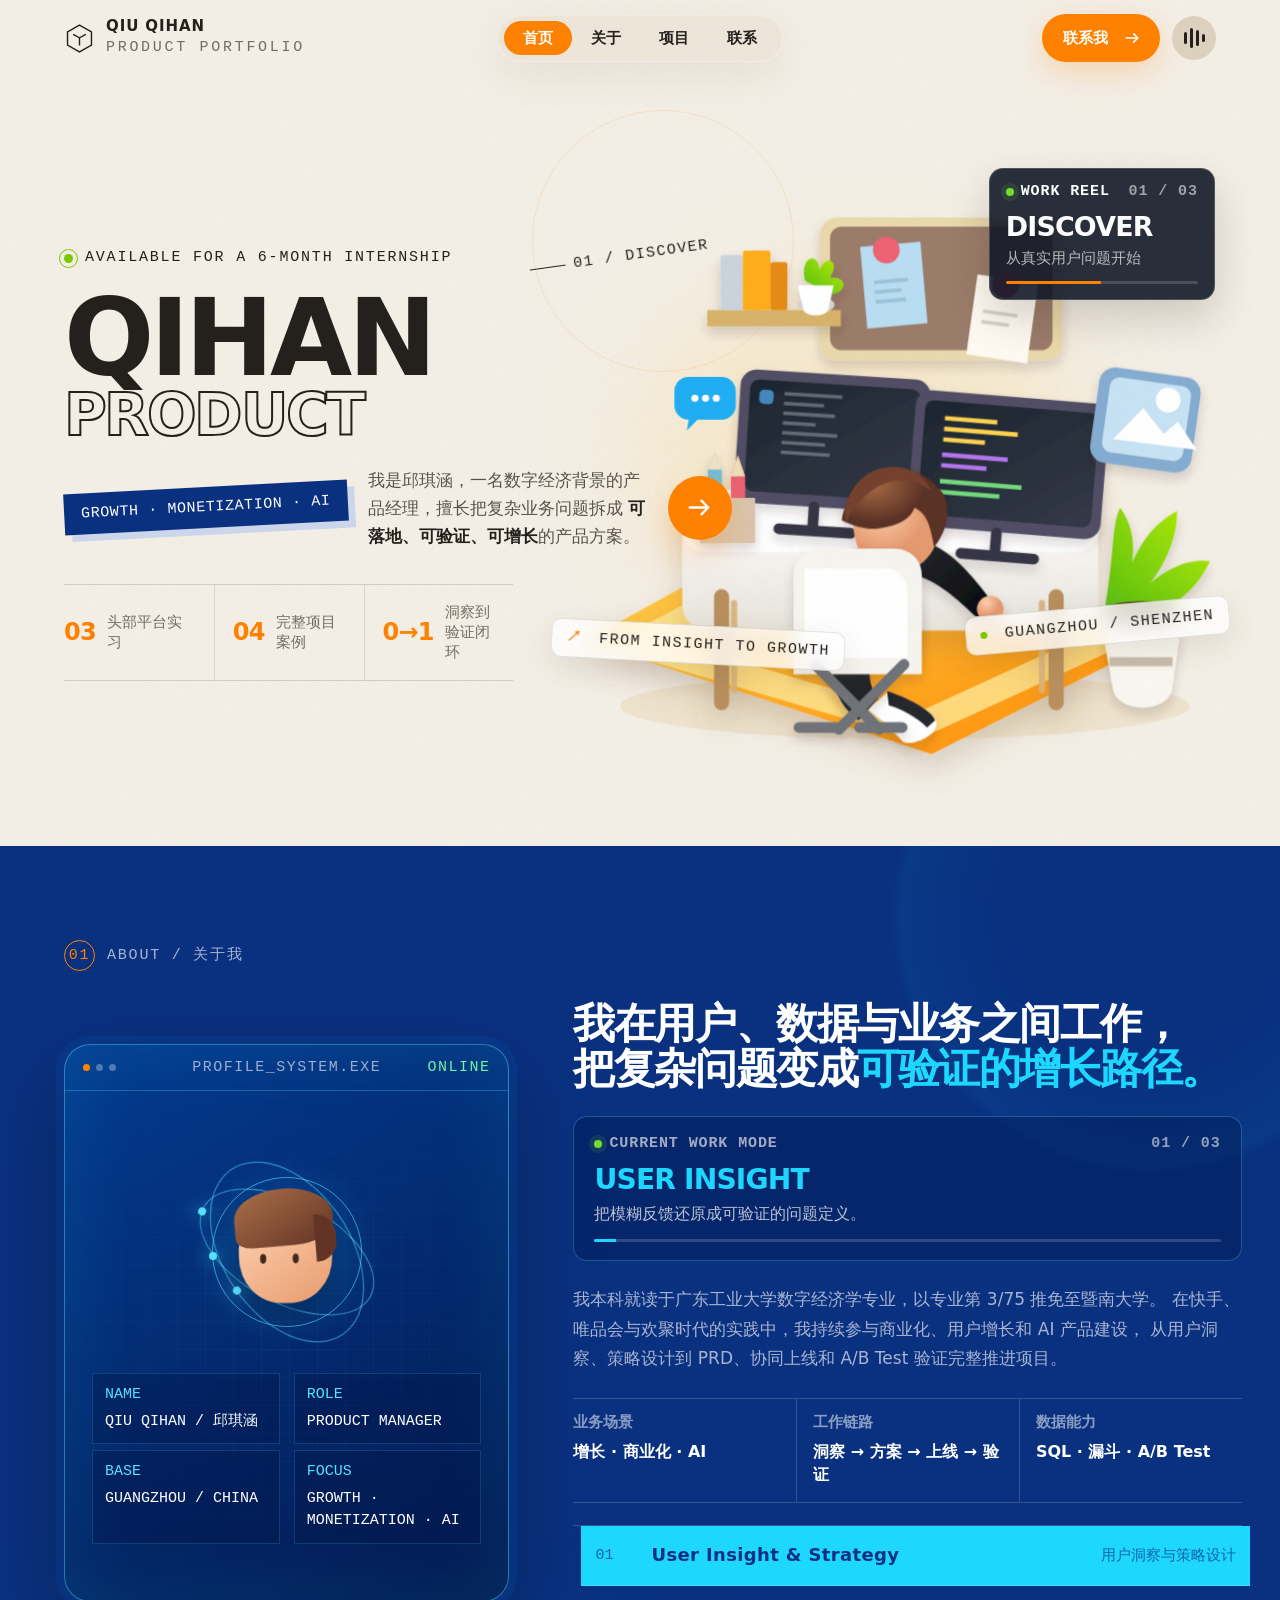
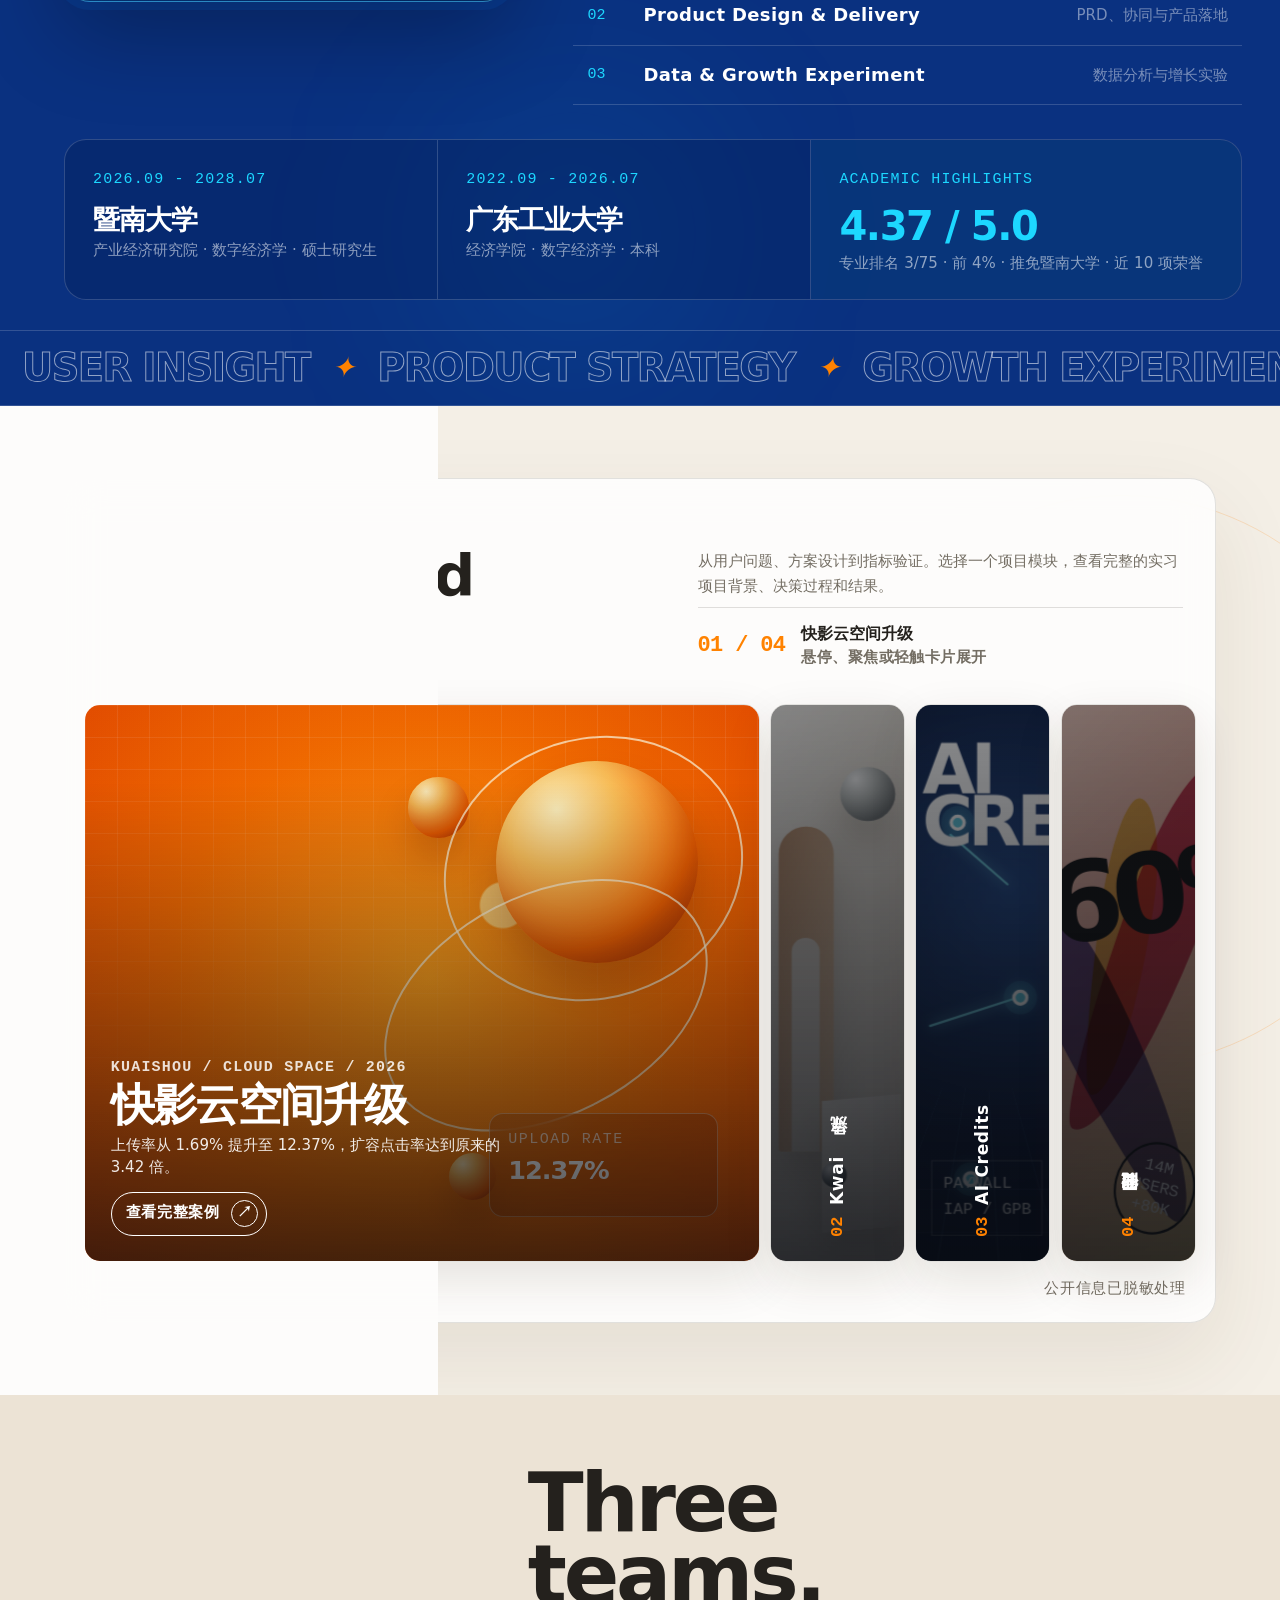
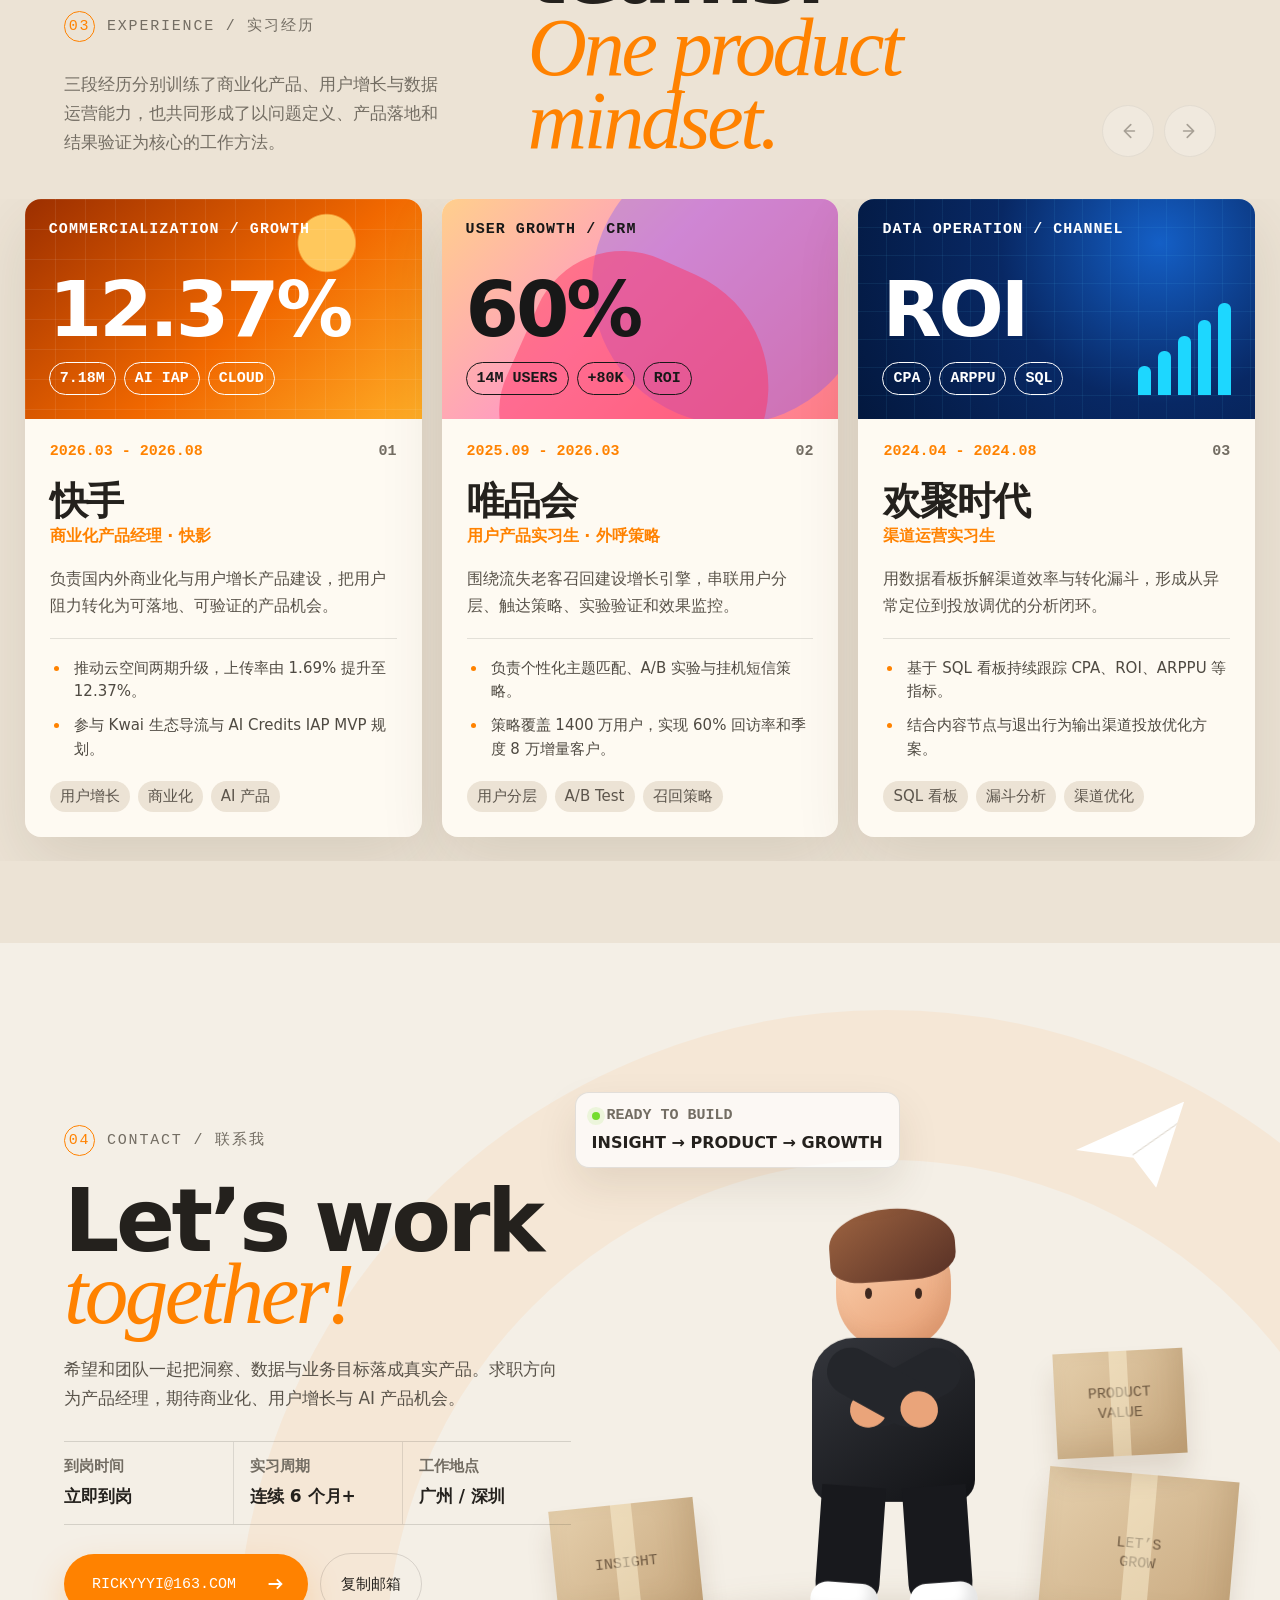
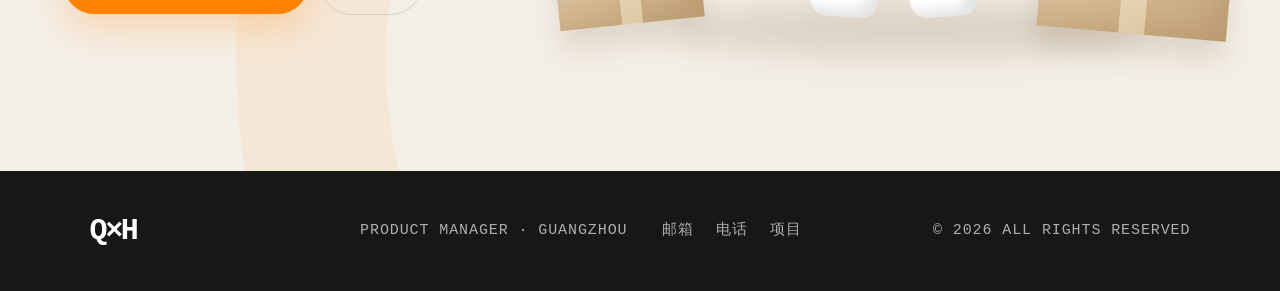
<file: index.html>
<!doctype html>
<html lang="zh-CN">
  <head>
    <meta charset="UTF-8" />
    <meta name="viewport" content="width=device-width, initial-scale=1.0, viewport-fit=cover" />
    <meta
      name="description"
      content="邱琪涵的产品经理作品集：商业化、用户增长、AI 产品与数据实验。"
    />
    <meta name="theme-color" content="#f4efe6" />
    <title>邱琪涵 - 产品经理作品集</title>
    <link rel="icon" href="data:image/svg+xml,%3Csvg xmlns='http://www.w3.org/2000/svg' viewBox='0 0 64 64'%3E%3Crect width='64' height='64' rx='16' fill='%230a3180'/%3E%3Cpath d='M16 17v30h8V35h16v12h8V17h-8v11H24V17z' fill='white'/%3E%3C/svg%3E" />
    <style>
:root {
  --paper: #f4efe6;
  --paper-2: #ece3d5;
  --ink: #24211d;
  --muted: #736d63;
  --orange: #ff8200;
  --orange-dark: #e66b00;
  --blue: #0a3180;
  --cyan: #1dd7ff;
  --line: rgba(36, 33, 29, 0.14);
  --radius: 32px;
  --header-height: 108px;
  --ease: cubic-bezier(0.22, 1, 0.36, 1);
  --space-2xs: 4px;
  --space-xs: 8px;
  --space-sm: 12px;
  --space-md: 16px;
  --space-lg: 24px;
  --space-xl: 32px;
  --space-2xl: 48px;
  --space-3xl: 64px;
  --space-4xl: 96px;
  --mono: 'SFMono-Regular', 'Roboto Mono', Menlo, Consolas, monospace;
  --sans: 'Avenir Next', 'Helvetica Neue', 'PingFang SC', 'Microsoft YaHei', system-ui, sans-serif;
}

* {
  box-sizing: border-box;
}

html {
  scroll-behavior: smooth;
  background: var(--paper);
}

body {
  margin: 0;
  color: var(--ink);
  background: var(--paper);
  font-family: var(--sans);
  font-size: 16px;
  line-height: 1.6;
  overflow-x: hidden;
}

body::before {
  position: fixed;
  inset: 0;
  z-index: 9990;
  pointer-events: none;
  opacity: 0.22;
  content: '';
  background-image: url("data:image/svg+xml,%3Csvg viewBox='0 0 180 180' xmlns='http://www.w3.org/2000/svg'%3E%3Cfilter id='n'%3E%3CfeTurbulence type='fractalNoise' baseFrequency='.95' numOctaves='3' stitchTiles='stitch'/%3E%3C/filter%3E%3Crect width='100%25' height='100%25' filter='url(%23n)' opacity='.16'/%3E%3C/svg%3E");
  mix-blend-mode: multiply;
}

::selection {
  color: #fff;
  background: var(--orange);
}

a {
  color: inherit;
  text-decoration: none;
}

button,
a {
  -webkit-tap-highlight-color: transparent;
}

button {
  color: inherit;
  font: inherit;
}

svg {
  display: block;
}

.intro-screen {
  position: fixed;
  inset: 0;
  z-index: 10000;
  display: grid;
  place-content: center;
  gap: 28px;
  color: #fff;
  background: var(--blue);
  transition: visibility 0s 1s, transform 1s var(--ease);
}

.intro-screen.loaded {
  visibility: hidden;
  transform: translateY(-105%);
}

.intro-mark {
  font-size: clamp(64px, 10vw, 142px);
  font-weight: 800;
  letter-spacing: -0.09em;
  line-height: 0.8;
  text-align: center;
}

.intro-mark span {
  color: var(--orange);
  font-weight: 400;
}

.intro-line {
  width: min(280px, 64vw);
  height: 3px;
  background: rgba(255, 255, 255, 0.2);
  overflow: hidden;
}

.intro-line i {
  display: block;
  width: 100%;
  height: 100%;
  background: var(--cyan);
  transform-origin: left;
  animation: intro-progress 1.2s var(--ease) both;
}

.intro-screen p {
  margin: 0;
  font: 500 11px/1 var(--mono);
  letter-spacing: 0.16em;
  text-align: center;
}

@keyframes intro-progress {
  from { transform: scaleX(0); }
  to { transform: scaleX(1); }
}

.cursor-dot,
.cursor-ring {
  position: fixed;
  top: 0;
  left: 0;
  z-index: 9999;
  border-radius: 50%;
  pointer-events: none;
  opacity: 0;
}

.cursor-dot {
  width: 7px;
  height: 7px;
  background: var(--orange);
}

.cursor-ring {
  width: 38px;
  height: 38px;
  border: 1px solid rgba(255, 130, 0, 0.7);
  transition: width 0.25s var(--ease), height 0.25s var(--ease), background 0.25s, border-color 0.25s;
}

body.cursor-ready .cursor-dot,
body.cursor-ready .cursor-ring {
  opacity: 1;
}

body.cursor-hover .cursor-ring {
  width: 62px;
  height: 62px;
  border-color: rgba(255, 130, 0, 0.2);
  background: rgba(255, 130, 0, 0.12);
  backdrop-filter: blur(2px);
}

.cursor-trail-layer {
  position: fixed;
  z-index: 850;
  inset: 0;
  overflow: hidden;
  pointer-events: none;
  contain: strict;
}

.trail-flair {
  position: absolute;
  top: 0;
  left: 0;
  display: inline-flex;
  align-items: center;
  justify-content: center;
  visibility: hidden;
  font-family: var(--mono);
  user-select: none;
  will-change: transform, opacity;
}

.trail-pill {
  min-height: 38px;
  padding: 10px 14px;
  border: 1px solid rgba(36, 33, 29, 0.16);
  font-size: 9px;
  font-weight: 600;
  letter-spacing: 0.08em;
  white-space: nowrap;
  box-shadow: 6px 6px 0 rgba(36, 33, 29, 0.13);
}

.trail-blue { color: #fff; background: var(--blue); }
.trail-orange { color: #fff; background: var(--orange); }

.trail-metric {
  min-width: 82px;
  min-height: 65px;
  flex-direction: column;
  align-items: flex-start;
  padding: 10px 12px;
  border: 1px solid rgba(36, 33, 29, 0.18);
  border-radius: 13px;
  box-shadow: 0 13px 28px rgba(67, 44, 20, 0.2);
}

.trail-metric strong {
  font-family: var(--sans);
  font-size: 20px;
  font-weight: 800;
  line-height: 1;
  letter-spacing: -0.07em;
}

.trail-metric small {
  margin-top: 7px;
  font-size: 7px;
  letter-spacing: 0.08em;
  opacity: 0.68;
}

.trail-dark { color: #fff; background: var(--ink); }
.trail-ivory { color: var(--ink); background: #fffaf0; }
.trail-pink { color: #181818; background: #ffa3be; }

.trail-node {
  width: 48px;
  height: 48px;
  border: 2px solid var(--blue);
  border-radius: 50%;
  color: var(--blue);
  background: #fffaf0;
  box-shadow: 0 11px 25px rgba(40, 57, 92, 0.18);
  font-size: 10px;
  font-weight: 700;
}

.trail-node-fill {
  border-color: var(--orange);
  color: #fff;
  background: var(--orange);
}

.trail-ai {
  width: 62px;
  height: 62px;
  flex-direction: column;
  align-items: flex-start;
  border-radius: 17px 17px 17px 4px;
  color: #fff;
  background: linear-gradient(145deg, #0a3180, #1760c4);
  box-shadow: 0 15px 32px rgba(10, 49, 128, 0.3);
}

.trail-ai strong { margin-left: 13px; font-family: var(--sans); font-size: 21px; line-height: 1; }
.trail-ai small { margin: 6px 0 0 13px; font-size: 7px; letter-spacing: 0.08em; opacity: 0.72; }

.trail-stamp {
  width: 61px;
  height: 61px;
  flex-direction: column;
  border: 2px solid var(--ink);
  border-radius: 50%;
  color: var(--ink);
  background: #fffaf0;
  box-shadow: 0 12px 26px rgba(67, 44, 20, 0.17);
  font-size: 8px;
  font-weight: 700;
  line-height: 1.25;
  text-align: center;
}

.trail-route { width: 96px; height: 47px; }
.trail-route svg { width: 100%; height: 100%; overflow: visible; }
.trail-route path { fill: none; stroke: var(--orange); stroke-width: 2.5; }
.trail-route circle { fill: var(--orange); }

.trail-orb {
  width: 48px;
  height: 48px;
  border: 1px solid rgba(255, 255, 255, 0.7);
  border-radius: 50%;
  background: radial-gradient(circle at 30% 25%, #fff 0 5%, var(--cyan) 22%, #1598d7 70%);
  box-shadow: inset -8px -9px 13px rgba(10, 49, 128, 0.2), 0 13px 27px rgba(16, 125, 180, 0.25);
}

.trail-cube {
  width: 51px;
  height: 47px;
  background: linear-gradient(145deg, #ffb027, var(--orange) 58%, #d45a00);
  box-shadow: inset -8px -9px 14px rgba(139, 56, 0, 0.2), 0 13px 28px rgba(191, 79, 0, 0.27);
  clip-path: polygon(50% 0, 100% 23%, 91% 84%, 40% 100%, 0 67%, 8% 15%);
}

.trail-arch {
  width: 54px;
  height: 45px;
  border: 11px solid var(--blue);
  border-bottom: 0;
  border-radius: 40px 40px 0 0;
  background: transparent;
  filter: drop-shadow(0 12px 13px rgba(10, 49, 128, 0.22));
}

.trail-spark {
  width: 51px;
  height: 51px;
  border-radius: 12px 50% 12px 50%;
  color: #181818;
  background: #ffa3be;
  box-shadow: 0 13px 28px rgba(173, 76, 105, 0.24);
  font-family: var(--sans);
  font-size: 24px;
}

.shape-overlays {
  --wave-one-start: #ffb027;
  --wave-one-end: #ff8200;
  --wave-two-start: #ffb4cb;
  --wave-two-end: #f36d9b;
  --wave-three-start: #1760c4;
  --wave-three-end: #0a3180;
  position: fixed;
  z-index: 11000;
  inset: 0;
  visibility: hidden;
  pointer-events: none;
}

.shape-overlays.is-active {
  visibility: visible;
  pointer-events: auto;
}

.shape-overlays > svg {
  width: 100%;
  height: 100%;
  display: block;
}

.shape-overlays__path { vector-effect: non-scaling-stroke; }

.page-transition-copy {
  position: absolute;
  inset: 0;
  display: grid;
  grid-template-columns: 1fr auto;
  grid-template-rows: auto 1fr auto;
  gap: 28px;
  padding: clamp(28px, 6vw, 92px);
  color: #fff;
  visibility: hidden;
  opacity: 0;
  pointer-events: none;
}

.transition-brand {
  font-size: clamp(27px, 3.2vw, 48px);
  font-weight: 800;
  line-height: 1;
  letter-spacing: -0.09em;
}

.transition-section {
  grid-column: 1 / -1;
  align-self: center;
  display: flex;
  flex-direction: column;
  align-items: center;
  text-align: center;
}

.transition-section small,
.transition-flow {
  font: 500 clamp(8px, 0.75vw, 11px)/1.4 var(--mono);
  letter-spacing: 0.13em;
}

.transition-section small {
  margin-bottom: 18px;
  color: rgba(255,255,255,.68);
}

.transition-section strong {
  max-width: 12ch;
  font-size: clamp(58px, 10vw, 170px);
  font-weight: 800;
  line-height: 0.82;
  letter-spacing: -0.085em;
  text-wrap: balance;
}

.transition-flow {
  grid-column: 2;
  align-self: end;
  color: rgba(255,255,255,.74);
  white-space: nowrap;
}

html.is-page-transitioning { scroll-behavior: auto; }
body.is-page-transitioning { overflow: hidden; }

.scroll-progress {
  position: fixed;
  top: 0;
  left: 0;
  z-index: 9998;
  width: 100%;
  height: 3px;
  background: transparent;
}

.scroll-progress span {
  display: block;
  width: 100%;
  height: 100%;
  background: var(--orange);
  transform: scaleX(0);
  transform-origin: left;
}

.site-header {
  position: fixed;
  top: 0;
  left: 0;
  right: 0;
  z-index: 900;
  display: grid;
  grid-template-columns: 1fr auto 1fr;
  align-items: center;
  height: var(--header-height);
  padding: 0 clamp(24px, 4.2vw, 72px);
  transition: color 0.45s, transform 0.45s var(--ease);
}

.site-header.scrolled {
  --header-height: 86px;
}

.site-header.hidden {
  transform: translateY(-110%);
}

.site-header.on-dark {
  color: #fff;
}

.brand {
  display: inline-flex;
  align-items: center;
  justify-self: start;
  gap: 11px;
  width: max-content;
  font-size: 13px;
  font-weight: 800;
  line-height: 1;
  letter-spacing: 0.06em;
}

.brand svg {
  width: 35px;
  height: 35px;
  fill: none;
  stroke: currentColor;
  stroke-width: 2;
}

.brand small {
  display: block;
  margin-top: 5px;
  color: var(--muted);
  font: 400 8px/1 var(--mono);
  letter-spacing: 0.18em;
}

.on-dark .brand small {
  color: rgba(255, 255, 255, 0.55);
}

.nav-pill {
  position: relative;
  display: flex;
  align-items: center;
  padding: 6px;
  border: 1px solid rgba(255, 255, 255, 0.32);
  border-radius: 999px;
  background: rgba(236, 227, 213, 0.74);
  box-shadow: 0 12px 42px rgba(65, 47, 24, 0.08);
  backdrop-filter: blur(18px);
}

.on-dark .nav-pill {
  border-color: rgba(255, 255, 255, 0.16);
  background: rgba(4, 25, 71, 0.62);
}

.nav-pill a {
  position: relative;
  z-index: 2;
  min-width: 74px;
  padding: 10px 15px;
  color: var(--ink);
  border-radius: 999px;
  font: 600 12px/1 var(--sans);
  text-align: center;
  transition: color 0.35s;
}

.on-dark .nav-pill a {
  color: rgba(255, 255, 255, 0.75);
}

.nav-pill a.active {
  color: #fff;
}

.nav-indicator {
  position: absolute;
  left: 6px;
  z-index: 1;
  width: 74px;
  height: 36px;
  border-radius: 999px;
  background: var(--orange);
  transform: translateX(0);
  transition: width 0.4s var(--ease), transform 0.4s var(--ease);
}

.header-actions {
  display: flex;
  align-items: center;
  justify-self: end;
  gap: 12px;
}

.contact-pill {
  display: inline-flex;
  align-items: center;
  gap: 14px;
  padding: 14px 20px 14px 24px;
  color: #fff;
  border-radius: 999px;
  background: var(--orange);
  box-shadow: 0 10px 30px rgba(255, 130, 0, 0.23);
  font-size: 13px;
  font-weight: 800;
}

.contact-pill svg {
  width: 20px;
  fill: none;
  stroke: currentColor;
  stroke-linecap: round;
  stroke-linejoin: round;
  stroke-width: 2;
  transition: transform 0.35s var(--ease);
}

.contact-pill:hover svg {
  transform: translateX(4px);
}

.sound-toggle {
  display: flex;
  align-items: center;
  justify-content: center;
  gap: 3px;
  width: 48px;
  height: 48px;
  padding: 0;
  border: 0;
  border-radius: 50%;
  background: #ddd2bf;
  cursor: pointer;
}

.sound-toggle span {
  width: 3px;
  height: 12px;
  border-radius: 8px;
  background: var(--ink);
  transition: height 0.25s;
}

.sound-toggle span:nth-child(2) { height: 20px; }
.sound-toggle span:nth-child(3) { height: 16px; }
.sound-toggle span:nth-child(4) { height: 8px; }

.sound-toggle[aria-pressed='true'] span {
  animation: equalize 0.7s ease-in-out infinite alternate;
}

.sound-toggle[aria-pressed='true'] span:nth-child(2) { animation-delay: -0.35s; }
.sound-toggle[aria-pressed='true'] span:nth-child(3) { animation-delay: -0.6s; }
.sound-toggle[aria-pressed='true'] span:nth-child(4) { animation-delay: -0.15s; }

@keyframes equalize {
  from { height: 6px; }
  to { height: 22px; }
}

.section-light {
  background: var(--paper);
}

.hero {
  position: relative;
  display: grid;
  grid-template-columns: minmax(440px, 0.88fr) minmax(520px, 1.12fr);
  align-items: center;
  min-height: max(760px, 100svh);
  padding: calc(var(--header-height) + 55px) clamp(28px, 6.2vw, 112px) 70px;
  overflow: hidden;
}

.hero::before {
  position: absolute;
  top: 13%;
  right: 38%;
  width: 260px;
  height: 260px;
  border: 1px solid rgba(255, 130, 0, 0.14);
  border-radius: 50%;
  content: '';
}

.hero-copy {
  position: relative;
  z-index: 5;
  align-self: center;
  max-width: 780px;
}

.eyebrow,
.section-kicker {
  display: flex;
  align-items: center;
  gap: 12px;
  font: 500 11px/1.2 var(--mono);
  letter-spacing: 0.12em;
  text-transform: uppercase;
}

.status-dot {
  position: relative;
  width: 9px;
  height: 9px;
  border-radius: 50%;
  background: #79c900;
}

.status-dot::after {
  position: absolute;
  inset: -5px;
  border: 1px solid #79c900;
  border-radius: 50%;
  content: '';
  animation: pulse 1.8s ease-out infinite;
}

@keyframes pulse {
  from { opacity: 0.8; transform: scale(0.5); }
  to { opacity: 0; transform: scale(1.5); }
}

.hero-title {
  margin: 46px 0 36px;
  font-size: clamp(70px, 8vw, 138px);
  font-weight: 800;
  line-height: 0.79;
  letter-spacing: -0.085em;
}

.title-line {
  display: flex;
  white-space: nowrap;
}

.title-line i {
  display: inline-block;
  font-style: normal;
  opacity: 0;
  transform: translateY(105%) rotate(5deg);
  animation: title-in 0.9s var(--ease) forwards;
}

.title-line i:nth-child(2) { animation-delay: 0.04s; }
.title-line i:nth-child(3) { animation-delay: 0.08s; }
.title-line i:nth-child(4) { animation-delay: 0.12s; }
.title-line i:nth-child(5) { animation-delay: 0.16s; }
.title-line i:nth-child(6) { animation-delay: 0.2s; }
.title-line i:nth-child(7) { animation-delay: 0.24s; }
.title-line i:nth-child(8) { animation-delay: 0.28s; }

.title-outline {
  margin-top: 0.18em;
  color: transparent;
  -webkit-text-stroke: 2px var(--ink);
  font-size: 0.55em;
  letter-spacing: -0.04em;
}

.title-outline i { animation-delay: 0.18s; }
.title-outline i:nth-child(2) { animation-delay: 0.22s; }
.title-outline i:nth-child(3) { animation-delay: 0.26s; }
.title-outline i:nth-child(4) { animation-delay: 0.3s; }
.title-outline i:nth-child(5) { animation-delay: 0.34s; }
.title-outline i:nth-child(6) { animation-delay: 0.38s; }
.title-outline i:nth-child(7) { animation-delay: 0.42s; }
.title-outline i:nth-child(8) { animation-delay: 0.46s; }

@keyframes title-in {
  to { opacity: 1; transform: translateY(0) rotate(0); }
}

.hero-bottom {
  display: grid;
  grid-template-columns: max-content minmax(220px, 370px) 64px;
  align-items: center;
  gap: 24px;
}

.role-sticker {
  padding: 13px 17px;
  color: #fff;
  background: var(--blue);
  box-shadow: 7px 7px 0 #ccd7ec;
  font: 500 12px/1 var(--mono);
  letter-spacing: 0.04em;
  transform: rotate(-3deg);
}

.hero-bottom p {
  margin: 0;
  color: var(--muted);
  font-size: 14px;
  line-height: 1.85;
}

.hero-bottom strong {
  color: var(--ink);
  font-weight: 700;
}

.round-arrow {
  display: grid;
  place-items: center;
  width: 64px;
  height: 64px;
  color: #fff;
  border-radius: 50%;
  background: var(--orange);
  box-shadow: 0 14px 32px rgba(255, 130, 0, 0.24);
  transition: transform 0.35s var(--ease), box-shadow 0.35s;
}

.round-arrow:hover {
  transform: rotate(-30deg) scale(1.08);
  box-shadow: 0 19px 38px rgba(255, 130, 0, 0.32);
}

.round-arrow svg {
  width: 31px;
  fill: none;
  stroke: currentColor;
  stroke-linecap: round;
  stroke-linejoin: round;
  stroke-width: 2.5;
}

.hero-scene {
  position: relative;
  z-index: 3;
  justify-self: center;
  width: min(53vw, 850px);
  min-width: 540px;
  aspect-ratio: 1.2;
  perspective: 1000px;
}

.scene-glow {
  position: absolute;
  top: 21%;
  left: 19%;
  width: 61%;
  height: 56%;
  border-radius: 50%;
  background: rgba(255, 206, 91, 0.18);
  filter: blur(50px);
}

.studio-svg {
  position: relative;
  width: 100%;
  height: 100%;
  overflow: visible;
  animation: scene-in 1.4s 0.2s var(--ease) both;
}

@keyframes scene-in {
  from { opacity: 0; transform: translateY(50px) scale(0.94); }
  to { opacity: 1; transform: translateY(0) scale(1); }
}

.scene-layer {
  transform-box: fill-box;
  transform-origin: center;
  transition: transform 0.35s var(--ease);
  will-change: transform;
}

.speech-bubble {
  transform-origin: bottom center;
  animation: bubble-pop 3s ease-in-out infinite;
}

@keyframes bubble-pop {
  0%, 70%, 100% { transform: translate(196px, 250px) scale(0.9); opacity: 0.7; }
  15%, 55% { transform: translate(196px, 250px) scale(1); opacity: 1; }
}

.orbit-label,
.scene-chip {
  position: absolute;
  z-index: 4;
  font: 500 10px/1 var(--mono);
  letter-spacing: 0.1em;
  white-space: nowrap;
  transition: transform 0.3s var(--ease);
}

.orbit-label::before {
  display: inline-block;
  width: 36px;
  height: 1px;
  margin-right: 8px;
  background: var(--ink);
  vertical-align: middle;
  content: '';
}

.orbit-label-one { top: 16%; left: 4%; transform: rotate(-8deg); }
.orbit-label-two { top: 19%; right: -1%; transform: rotate(8deg); }

.scene-chip {
  padding: 11px 14px;
  border: 1px solid rgba(36, 33, 29, 0.12);
  border-radius: 10px;
  background: rgba(255, 255, 255, 0.78);
  box-shadow: 0 10px 30px rgba(77, 56, 30, 0.11);
  backdrop-filter: blur(10px);
}

.scene-chip span {
  margin-right: 6px;
  color: var(--orange);
  font-weight: 800;
}

.scene-chip i {
  display: inline-block;
  width: 7px;
  height: 7px;
  margin-right: 7px;
  border-radius: 50%;
  background: #79c900;
}

.chip-code { bottom: 16%; left: 7%; transform: rotate(3deg); }
.chip-live { right: 0; bottom: 19%; transform: rotate(-5deg); }

.scroll-cue {
  position: absolute;
  bottom: 28px;
  left: 50%;
  z-index: 5;
  display: flex;
  align-items: center;
  gap: 12px;
  font: 500 9px/1 var(--mono);
  letter-spacing: 0.12em;
  transform: translateX(-50%);
}

.mouse {
  display: block;
  width: 21px;
  height: 32px;
  border: 1.5px solid var(--ink);
  border-radius: 15px;
}

.mouse i {
  display: block;
  width: 3px;
  height: 7px;
  margin: 7px auto 0;
  border-radius: 4px;
  background: var(--ink);
  animation: mouse-scroll 1.6s ease-in-out infinite;
}

@keyframes mouse-scroll {
  0% { opacity: 0; transform: translateY(-2px); }
  35% { opacity: 1; }
  100% { opacity: 0; transform: translateY(8px); }
}

.section-dark {
  color: #fff;
  background: var(--blue);
}

.about {
  position: relative;
  min-height: 100svh;
  padding: 130px clamp(28px, 7vw, 128px) 90px;
  overflow: hidden;
}

.about::before,
.about::after {
  position: absolute;
  border-radius: 50%;
  content: '';
  filter: blur(5px);
}

.about::before {
  top: -180px;
  right: -120px;
  width: 500px;
  height: 500px;
  border: 1px solid rgba(29, 215, 255, 0.22);
  box-shadow: 0 0 120px rgba(29, 215, 255, 0.1) inset;
}

.about::after {
  left: 35%;
  bottom: 4%;
  width: 250px;
  height: 250px;
  background: rgba(0, 178, 255, 0.12);
  filter: blur(100px);
}

.section-kicker {
  position: relative;
  z-index: 2;
  color: var(--muted);
}

.section-dark .section-kicker {
  color: rgba(255, 255, 255, 0.64);
}

.section-kicker span {
  display: grid;
  place-items: center;
  width: 31px;
  height: 31px;
  border: 1px solid currentColor;
  border-radius: 50%;
  color: var(--orange);
}

.about-grid {
  position: relative;
  z-index: 2;
  display: grid;
  grid-template-columns: minmax(420px, 0.9fr) minmax(470px, 1.1fr);
  align-items: center;
  gap: clamp(60px, 8vw, 150px);
  max-width: 1450px;
  min-height: 660px;
  margin: 50px auto 0;
}

.about-console {
  position: relative;
  min-height: 520px;
  border: 1px solid rgba(85, 224, 255, 0.48);
  border-radius: 26px;
  background: linear-gradient(150deg, rgba(2, 63, 150, 0.72), rgba(2, 20, 67, 0.8));
  box-shadow: 0 0 0 8px rgba(8, 80, 168, 0.22), 0 30px 90px rgba(0, 0, 0, 0.28), 0 0 80px rgba(29, 215, 255, 0.12) inset;
  overflow: hidden;
}

.about-console::after {
  position: absolute;
  inset: 0;
  background: linear-gradient(105deg, transparent 33%, rgba(255, 255, 255, 0.08) 34%, transparent 42%);
  content: '';
  transform: translateX(-80%);
  animation: scan-glass 5s linear infinite;
}

@keyframes scan-glass {
  to { transform: translateX(120%); }
}

.console-topbar {
  position: relative;
  z-index: 2;
  display: grid;
  grid-template-columns: 1fr auto 1fr;
  align-items: center;
  height: 52px;
  padding: 0 18px;
  border-bottom: 1px solid rgba(85, 224, 255, 0.28);
  color: rgba(255, 255, 255, 0.6);
  font: 400 9px/1 var(--mono);
  letter-spacing: 0.1em;
}

.console-topbar > :last-child { justify-self: end; color: #72f2a4; }

.console-dots { display: flex; gap: 6px; }
.console-dots i { width: 7px; height: 7px; border-radius: 50%; background: rgba(255, 255, 255, 0.3); }
.console-dots i:first-child { background: var(--orange); }

.console-body {
  position: relative;
  z-index: 2;
  display: flex;
  flex-direction: column;
  align-items: center;
  justify-content: center;
  min-height: 460px;
  padding: 40px;
}

.avatar-orbit {
  position: relative;
  display: grid;
  place-items: center;
  width: 250px;
  height: 250px;
  margin-bottom: 38px;
  border-radius: 50%;
  background: radial-gradient(circle, rgba(29, 215, 255, 0.19), transparent 65%);
}

.avatar-head {
  position: relative;
  z-index: 3;
  width: 106px;
  height: 116px;
  border-radius: 47% 47% 45% 45%;
  background: linear-gradient(145deg, #ffd7b8, #e89b6d);
  box-shadow: 0 15px 24px rgba(0, 0, 0, 0.2);
}

.avatar-hair {
  position: absolute;
  top: -14px;
  left: -5px;
  width: 112px;
  height: 65px;
  border-radius: 56% 56% 45% 20%;
  background: linear-gradient(150deg, #aa6f48, #633425);
  transform: rotate(-4deg);
}

.avatar-hair::after {
  position: absolute;
  right: -2px;
  bottom: -21px;
  width: 24px;
  height: 54px;
  border-radius: 0 30px 28px 0;
  background: #633425;
  content: '';
}

.avatar-face {
  position: absolute;
  top: 60px;
  left: 24px;
  display: flex;
  gap: 30px;
}

.avatar-face i {
  width: 7px;
  height: 11px;
  border-radius: 50%;
  background: #42281e;
}

.orbit {
  position: absolute;
  border: 1px solid rgba(85, 224, 255, 0.6);
  border-radius: 50%;
}

.orbit::after {
  position: absolute;
  top: 50%;
  left: -4px;
  width: 8px;
  height: 8px;
  border-radius: 50%;
  background: #55e0ff;
  box-shadow: 0 0 18px #55e0ff;
  content: '';
}

.orbit-a { width: 180px; height: 180px; animation: orbit-spin 7s linear infinite; }
.orbit-b { width: 220px; height: 120px; transform: rotate(28deg); animation: orbit-spin-b 9s linear infinite reverse; }
.orbit-c { width: 150px; height: 235px; transform: rotate(-34deg); animation: orbit-spin-c 12s linear infinite; }

@keyframes orbit-spin { to { transform: rotate(360deg); } }
@keyframes orbit-spin-b { to { transform: rotate(388deg); } }
@keyframes orbit-spin-c { to { transform: rotate(326deg); } }

.console-data {
  display: grid;
  grid-template-columns: repeat(2, minmax(0, 1fr));
  gap: 8px 20px;
  width: 100%;
  font: 400 9px/1.5 var(--mono);
}

.console-data p {
  margin: 0;
  padding: 9px 10px;
  border: 1px solid rgba(85, 224, 255, 0.17);
  background: rgba(0, 20, 67, 0.33);
}

.console-data span { display: block; margin-bottom: 4px; color: #55e0ff; }

.console-grid-lines {
  position: absolute;
  inset: 52px 0 0;
  background-image: linear-gradient(rgba(85, 224, 255, 0.06) 1px, transparent 1px), linear-gradient(90deg, rgba(85, 224, 255, 0.06) 1px, transparent 1px);
  background-size: 28px 28px;
  mask-image: radial-gradient(circle at 50% 45%, #000, transparent 78%);
}

.big-copy {
  margin: 0;
  font-size: clamp(38px, 4.2vw, 72px);
  font-weight: 600;
  line-height: 1.18;
  letter-spacing: -0.055em;
}

.big-copy strong {
  color: var(--cyan);
  font-weight: 600;
}

.about-detail {
  max-width: 650px;
  margin: 40px 0 48px;
  color: rgba(255, 255, 255, 0.64);
  font-size: 15px;
  line-height: 2;
}

.capability-list {
  border-top: 1px solid rgba(255, 255, 255, 0.17);
}

.capability-list > div {
  display: grid;
  grid-template-columns: 42px 1fr auto;
  align-items: center;
  gap: 14px;
  padding: 19px 0;
  border-bottom: 1px solid rgba(255, 255, 255, 0.17);
}

.capability-list span { color: var(--cyan); font: 400 10px/1 var(--mono); }
.capability-list strong { font-size: 14px; letter-spacing: 0.02em; }
.capability-list small { color: rgba(255, 255, 255, 0.45); font-size: 12px; }

.education-strip {
  position: relative;
  z-index: 3;
  display: grid;
  grid-template-columns: 1fr 1fr 1.15fr;
  max-width: 1450px;
  margin: 22px auto 0;
  border: 1px solid rgba(255, 255, 255, 0.17);
  border-radius: 22px;
  background: rgba(3, 31, 91, 0.42);
  overflow: hidden;
}

.education-strip article {
  min-height: 155px;
  padding: 28px 32px;
  border-right: 1px solid rgba(255, 255, 255, 0.17);
}

.education-strip article:last-child { border-right: 0; }
.education-strip span { color: var(--cyan); font: 400 9px/1 var(--mono); letter-spacing: .08em; }
.education-strip h3 { margin: 20px 0 8px; font-size: 25px; line-height: 1; letter-spacing: -.035em; }
.education-strip p { margin: 0; color: rgba(255,255,255,.55); font-size: 12px; }
.education-score { background: rgba(29, 215, 255, 0.07); }
.education-score h3 { color: var(--cyan); font-size: 38px; }

.marquee {
  position: relative;
  z-index: 3;
  width: calc(100% + 256px);
  margin: 70px -128px -90px;
  padding: 25px 0;
  border-top: 1px solid rgba(255, 255, 255, 0.17);
  border-bottom: 1px solid rgba(255, 255, 255, 0.17);
  overflow: hidden;
}

.marquee > div {
  display: flex;
  align-items: center;
  width: max-content;
  animation: marquee 24s linear infinite;
}

.marquee span {
  margin: 0 30px;
  color: transparent;
  -webkit-text-stroke: 1px rgba(255, 255, 255, 0.55);
  font-size: clamp(36px, 4vw, 68px);
  font-weight: 800;
  line-height: 1;
  letter-spacing: -0.04em;
}

.marquee i { color: var(--orange); font-size: 28px; }

@keyframes marquee { to { transform: translateX(-50%); } }

.projects {
  position: relative;
  min-height: auto;
  padding: var(--space-4xl) clamp(var(--space-lg), 3.5vw, var(--space-3xl));
  overflow: hidden;
}

.projects::before {
  position: absolute;
  top: 9%;
  right: -10%;
  width: 570px;
  height: 570px;
  border: 1px solid rgba(255, 130, 0, 0.18);
  border-radius: 50%;
  content: '';
}

.projects-heading {
  position: relative;
  z-index: 2;
  display: grid;
  grid-template-columns: 1.2fr 0.8fr;
  max-width: 1450px;
  margin: 0 auto 40px;
}

.projects-heading .section-kicker { grid-column: 1 / -1; }

.section-title {
  margin: 45px 0 0;
  font-size: clamp(62px, 7.4vw, 126px);
  font-weight: 800;
  line-height: 0.88;
  letter-spacing: -0.075em;
}

.section-title em,
.contact-title em {
  color: var(--orange);
  font-family: Georgia, 'Times New Roman', serif;
  font-weight: 400;
}

.section-intro {
  align-self: end;
  max-width: 380px;
  margin: 0 0 8px auto;
  color: var(--muted);
  font-size: 14px;
  line-height: 1.9;
}

.art-label {
  position: absolute;
  top: 24px;
  left: 26px;
  z-index: 5;
  color: #fff;
  font: 500 11px/1 var(--mono);
  letter-spacing: 0.1em;
}

.art-label.dark { color: var(--ink); }

.orbit-art {
  background: radial-gradient(circle at 62% 36%, #ffcd6f 0 4%, transparent 4.4%), radial-gradient(circle at 51% 49%, #ff9f1a, #f66b00 58%, #e94e00 100%);
}

.orbit-art::before {
  position: absolute;
  inset: 0;
  background-image: linear-gradient(rgba(255,255,255,.09) 1px, transparent 1px), linear-gradient(90deg, rgba(255,255,255,.09) 1px, transparent 1px);
  background-size: 32px 32px;
  content: '';
  mask-image: linear-gradient(to bottom, #000, transparent 85%);
}

.orbit-sphere {
  position: absolute;
  border-radius: 50%;
  background: radial-gradient(circle at 30% 24%, #fff0bd, #ffc35b 28%, #ff6a00 68%, #9f2900);
  box-shadow: inset -16px -20px 30px rgba(128, 27, 0, 0.26), 0 22px 35px rgba(99, 25, 0, 0.22);
}

.sphere-one { top: 20%; right: 13%; width: 38%; aspect-ratio: 1; }
.sphere-two { top: 16%; left: 24%; width: 12%; aspect-ratio: 1; }
.sphere-three { right: 43%; bottom: 15%; width: 8%; aspect-ratio: 1; }

.orbit-ring {
  position: absolute;
  border: 2px solid rgba(255, 242, 212, 0.75);
  border-radius: 50%;
  transform: rotate(-18deg);
}

.ring-one { top: 13%; right: 5%; width: 54%; height: 39%; }
.ring-two { top: 30%; right: 19%; width: 37%; height: 53%; transform: rotate(63deg); }

.art-window {
  position: absolute;
  bottom: 34px;
  left: 28px;
  width: 42%;
  padding: 18px;
  color: #fff;
  border: 1px solid rgba(255,255,255,.34);
  border-radius: 14px;
  background: rgba(111, 33, 0, 0.24);
  backdrop-filter: blur(14px);
}

.art-window small { display: block; font: 400 8px/1 var(--mono); letter-spacing: .1em; opacity: .7; }
.art-window strong { display: block; margin: 11px 0 14px; font-size: clamp(20px, 2vw, 32px); line-height: 1; letter-spacing: -.04em; }
.art-window > span { display: block; height: 4px; border-radius: 10px; background: rgba(255,255,255,.22); }
.art-window i { display: block; width: 68%; height: 100%; border-radius: inherit; background: #fff; }

.object-art { background: linear-gradient(145deg, #eee6d9, #d9ccb9); }
.object-art::after { position: absolute; inset: 0; background: linear-gradient(115deg, rgba(255,255,255,.6), transparent 35%); content: ''; }

.object { position: absolute; z-index: 2; box-shadow: 0 22px 30px rgba(70, 48, 24, .17); }
.arch { left: 13%; bottom: 17%; width: 29%; height: 54%; border-radius: 120px 120px 10px 10px; background: linear-gradient(100deg, #d18a53, #f0c494); }
.arch::after { position: absolute; left: 24%; bottom: 0; width: 52%; height: 66%; border-radius: 80px 80px 0 0; background: #ded3c3; content: ''; }
.ball { top: 19%; right: 18%; width: 28%; aspect-ratio: 1; border-radius: 50%; background: radial-gradient(circle at 28% 23%, #fff, #bfc5c1 35%, #6f7778 76%); }
.plinth { right: 11%; bottom: 13%; width: 39%; height: 22%; background: linear-gradient(145deg, #f5eee3, #cfc2b0); transform: skewY(-5deg); }
.chrome { left: 43%; bottom: 20%; width: 12%; aspect-ratio: 1; border-radius: 50%; background: radial-gradient(circle at 32% 25%, #fff, #717b80 50%, #151b20); }
.vertical-word { position: absolute; z-index: 3; right: -31px; top: 45%; color: rgba(36,33,29,.17); font-size: 74px; font-weight: 800; line-height: 1; letter-spacing: -.08em; transform: rotate(90deg); }

.city-art { color: #fff; background: radial-gradient(circle at 70% 35%, #104fbb, #071e55 64%, #031438); }
.city-grid { position: absolute; inset: 0; background-image: linear-gradient(rgba(68,168,255,.11) 1px, transparent 1px), linear-gradient(90deg, rgba(68,168,255,.11) 1px, transparent 1px); background-size: 38px 38px; transform: perspective(400px) rotateX(55deg) scale(1.6); transform-origin: center bottom; }
.map-line { position: absolute; height: 2px; border-radius: 10px; background: #3bdeff; box-shadow: 0 0 12px #3bdeff; transform-origin: left; }
.line-a { left: 13%; top: 57%; width: 68%; transform: rotate(-18deg); }
.line-b { left: 27%; top: 25%; width: 54%; transform: rotate(41deg); }
.map-dot { position: absolute; z-index: 3; width: 15px; height: 15px; border: 3px solid #fff; border-radius: 50%; background: #23d9ff; box-shadow: 0 0 0 8px rgba(35,217,255,.16), 0 0 18px #23d9ff; }
.dot-a { top: 22%; left: 27%; }.dot-b { top: 51%; right: 18%; }.dot-c { bottom: 16%; left: 36%; }
.city-title { position: absolute; z-index: 4; left: 9%; bottom: 10%; font-size: clamp(46px, 5vw, 78px); font-weight: 800; line-height: .75; letter-spacing: -.07em; }
.city-data { position: absolute; z-index: 4; top: 22%; right: 9%; padding: 10px; border: 1px solid rgba(255,255,255,.27); font: 400 9px/1.6 var(--mono); }

.motion-art { background: linear-gradient(135deg, #ffcab7, #ff987c 48%, #ffcd4f); }
.blob { position: absolute; border-radius: 45% 55% 68% 32% / 38% 34% 66% 62%; mix-blend-mode: multiply; filter: saturate(1.3); }
.blob-a { top: 12%; right: 7%; width: 53%; height: 65%; background: #ff3d6e; transform: rotate(20deg); }
.blob-b { left: 8%; bottom: 8%; width: 50%; height: 62%; background: #6d5cff; transform: rotate(-27deg); }
.blob-c { top: 19%; left: 27%; width: 36%; height: 50%; background: #ffdc2f; transform: rotate(8deg); }
.motion-word { position: absolute; z-index: 3; top: 41%; left: 50%; color: #181818; font-size: clamp(67px, 7vw, 116px); font-weight: 800; line-height: 1; letter-spacing: -.1em; transform: translate(-50%, -50%) rotate(-7deg); }
.motion-stamp { position: absolute; right: 6%; bottom: 6%; z-index: 4; padding: 13px; border: 2px solid #181818; border-radius: 50%; font: 500 8px/1.25 var(--mono); text-align: center; transform: rotate(13deg); }

.project-catalog {
  position: relative;
  z-index: 3;
  width: min(84vw, 2048px);
  max-width: none;
  margin: var(--space-3xl) auto 0;
  padding: clamp(var(--space-md), 1.8vw, var(--space-xl));
  border: 1px solid rgba(36, 33, 29, 0.13);
  border-radius: 30px;
  background: rgba(255, 255, 255, 0.82);
  box-shadow: 0 36px 90px rgba(77, 51, 20, 0.09);
  backdrop-filter: blur(18px);
}

.project-catalog-head {
  display: grid;
  grid-template-columns: minmax(0, 1fr);
  align-items: start;
  gap: var(--space-lg);
  padding: var(--space-xl) var(--space-md) var(--space-2xl);
}

.project-catalog-head > div {
  display: grid;
  gap: var(--space-md);
}

.project-catalog-head h2 {
  max-width: 900px;
  margin: 0;
  font-size: clamp(46px, 4.3vw, 80px);
  font-weight: 800;
  line-height: 0.92;
  letter-spacing: -0.04em;
  text-wrap: balance;
}

.project-catalog-head h2 em {
  display: block;
  padding-bottom: 0.08em;
  color: var(--orange);
  font-family: inherit;
  font-weight: 500;
  line-height: 1.08;
}

.project-catalog-head p {
  max-width: 62ch;
  margin: 0;
  color: var(--muted);
  font-size: clamp(17px, 1vw, 20px);
  line-height: 1.75;
  text-wrap: pretty;
}

.project-catalog-grid {
  display: grid;
  grid-template-columns: 1.2fr 0.9fr 0.9fr;
  grid-template-rows: clamp(480px, 34vw, 620px) clamp(420px, 28vw, 520px);
  gap: var(--space-md);
}

.project-module {
  --module-tilt: 0deg;
  position: relative;
  display: flex;
  min-width: 0;
  min-height: 0;
  padding: clamp(var(--space-lg), 2.4vw, var(--space-2xl));
  color: #fff;
  border: 1px solid rgba(36, 33, 29, 0.12);
  border-radius: 22px;
  overflow: hidden;
  isolation: isolate;
  text-decoration: none;
  box-shadow: 0 18px 45px rgba(55, 36, 16, 0.1);
  transform: translateZ(0);
  will-change: transform;
  transition:
    transform 0.55s var(--ease),
    box-shadow 0.55s var(--ease),
    filter 0.4s ease;
}

.project-module::after {
  position: absolute;
  inset: 0;
  z-index: 1;
  background: linear-gradient(180deg, rgba(11, 12, 14, 0.06), rgba(11, 12, 14, 0.68));
  content: '';
  pointer-events: none;
}

.project-module:hover {
  box-shadow: 0 34px 75px rgba(55, 36, 16, 0.2);
  transform: translateY(-8px) rotate(var(--module-tilt)) scale(1.008);
}

.project-module:active { transform: translateY(-2px) scale(0.985); }

.project-module:focus-visible {
  outline: 3px solid var(--orange);
  outline-offset: 4px;
}

.project-module-cloud {
  --module-tilt: -0.45deg;
  grid-column: 1 / 3;
  grid-row: 1;
}

.project-module-kwai {
  --module-tilt: 0.75deg;
  grid-column: 3;
  grid-row: 1;
  color: var(--ink);
}

.project-module-ai {
  --module-tilt: -0.7deg;
  grid-column: 1;
  grid-row: 2;
}

.project-module-vip {
  --module-tilt: 0.55deg;
  grid-column: 2 / 4;
  grid-row: 2;
  color: var(--ink);
}

.project-module-kwai::after,
.project-module-vip::after {
  background: linear-gradient(180deg, rgba(255,255,255,.02), rgba(255,255,255,.76));
}

.project-module-visual {
  position: absolute;
  inset: 0;
  z-index: 0;
  transition: transform 0.75s var(--ease), filter 0.5s ease;
  will-change: transform;
}

.project-module:hover .project-module-visual { transform: scale(1.035) translateY(-4px); }

.project-module-copy {
  position: relative;
  z-index: 3;
  display: flex;
  flex-direction: column;
  align-self: flex-end;
  width: min(100%, 680px);
}

.project-module-copy small {
  margin-bottom: var(--space-sm);
  font: 600 clamp(10px, 0.72vw, 12px)/1.4 var(--mono);
  letter-spacing: 0.08em;
  opacity: 0.84;
}

.project-module-copy h3 {
  max-width: 13ch;
  margin: 0;
  font-size: clamp(36px, 3vw, 62px);
  line-height: 0.98;
  letter-spacing: -0.04em;
  text-wrap: balance;
}

.project-module-copy p {
  max-width: 48ch;
  margin: var(--space-md) 0 0;
  font-size: clamp(15px, 1vw, 18px);
  line-height: 1.7;
  opacity: 0.9;
  text-wrap: pretty;
}

.project-module-open {
  display: inline-flex;
  align-items: center;
  gap: var(--space-sm);
  width: fit-content;
  min-height: 46px;
  margin-top: var(--space-lg);
  padding: 6px var(--space-xs) 6px 14px;
  border: 1px solid currentColor;
  border-radius: 999px;
  font: 600 clamp(14px, 0.82vw, 15px)/1 var(--mono);
  letter-spacing: 0.04em;
  white-space: nowrap;
}

.project-module-open i {
  display: grid;
  place-items: center;
  width: 32px;
  height: 32px;
  border: 1px solid currentColor;
  border-radius: 50%;
  font-style: normal;
  transition: transform 0.45s var(--ease), background 0.35s, color 0.35s;
}

.project-module:hover .project-module-open i { transform: translate(4px, -4px); }

.project-module-cloud .sphere-one { top: 10%; right: 9%; width: 30%; }
.project-module-cloud .sphere-two { top: 13%; left: 48%; width: 9%; }
.project-module-cloud .sphere-three { right: 39%; bottom: 11%; width: 7%; }
.project-module-cloud .ring-one { top: 6%; right: 2%; width: 45%; height: 47%; }
.project-module-cloud .ring-two { top: 23%; right: 15%; width: 33%; height: 62%; }
.project-module-cloud .art-window { right: 6%; bottom: 8%; left: auto; width: min(34%, 260px); }

.project-module-kwai .arch { left: 9%; bottom: 22%; width: 38%; }
.project-module-kwai .ball { top: 14%; right: 10%; width: 38%; }
.project-module-kwai .plinth { right: 6%; bottom: 9%; width: 55%; }
.project-module-kwai .chrome { left: 39%; bottom: 16%; width: 17%; }
.project-module-kwai .vertical-word { right: -20px; top: 38%; font-size: 58px; }

.project-module-ai .city-title {
  left: 8%;
  bottom: auto;
  top: 10%;
  font-size: clamp(42px, 5vw, 70px);
}

.project-module-ai .city-data { top: auto; right: 8%; bottom: 8%; }

.project-module-vip .motion-word {
  top: 35%;
  left: 73%;
  font-size: clamp(72px, 8vw, 128px);
}

.project-module-vip .motion-stamp { right: 4%; bottom: 8%; }

.project-catalog-note {
  display: flex;
  justify-content: space-between;
  gap: var(--space-lg);
  padding: var(--space-lg) var(--space-md) var(--space-2xs);
  color: var(--muted);
  font: 500 11px/1.6 var(--mono);
  letter-spacing: 0.05em;
}

@media (max-width: 900px) {
  .project-catalog { width: 100%; margin-top: var(--space-2xl); border-radius: 24px; }
  .project-catalog-head { gap: var(--space-md); padding: var(--space-xl) var(--space-md) var(--space-2xl); }
  .project-catalog-head h2 { font-size: clamp(44px, 8vw, 72px); }
  .project-catalog-head p { max-width: 560px; }
  .project-catalog-grid {
    grid-template-columns: 1fr 1fr;
    grid-template-rows: minmax(420px, 52vw) minmax(380px, 48vw) minmax(420px, 50vw);
  }
  .project-module-cloud { grid-column: 1 / 3; grid-row: 1; }
  .project-module-kwai { grid-column: 1; grid-row: 2; }
  .project-module-ai { grid-column: 2; grid-row: 2; }
  .project-module-vip { grid-column: 1 / 3; grid-row: 3; }
}

@media (max-width: 640px) {
  .project-catalog { margin-inline: 0; padding: var(--space-xs); border-radius: 20px; }
  .project-catalog-head { padding: var(--space-xl) var(--space-md) var(--space-2xl); }
  .project-catalog-head h2 { font-size: clamp(42px, 12vw, 54px); }
  .project-catalog-head p { font-size: 16px; }
  .project-catalog-grid { display: flex; flex-direction: column; gap: var(--space-sm); }
  .project-module { min-height: 360px; padding: var(--space-lg); }
  .project-module-cloud { min-height: 440px; }
  .project-module-vip { min-height: 380px; }
  .project-module-copy small { font-size: 11px; }
  .project-module-copy h3 { font-size: clamp(34px, 10vw, 42px); }
  .project-module-copy p { max-width: 34ch; font-size: 15px; }
  .project-module-open { font-size: 14px; }
  .project-module-cloud .art-window { width: 48%; }
  .project-module-vip .motion-word { left: 67%; }
  .project-catalog-note { flex-direction: column; gap: var(--space-xs); padding: var(--space-md) var(--space-sm) var(--space-xs); font-size: 10px; }
}

.principles {
  display: grid;
  grid-template-columns: repeat(3, 1fr);
  border-top: 1px solid var(--line);
  border-bottom: 1px solid var(--line);
  background: var(--paper-2);
}

.experience-heading {
  grid-column: 1 / -1;
  display: grid;
  grid-template-columns: .7fr 1.3fr;
  align-items: end;
  gap: 50px;
  padding: 100px clamp(35px, 7vw, 128px) 72px;
  border-bottom: 1px solid var(--line);
}

.experience-heading h2 {
  justify-self: end;
  margin: 0;
  font-size: clamp(53px, 6.7vw, 112px);
  font-weight: 800;
  line-height: .88;
  letter-spacing: -.075em;
}

.experience-heading h2 em {
  color: var(--orange);
  font-family: Georgia, 'Times New Roman', serif;
  font-weight: 400;
}

.principle-card {
  min-height: 430px;
  padding: clamp(35px, 4vw, 72px);
  border-right: 1px solid var(--line);
}

.principle-card:last-child { border-right: 0; }
.principle-card > span { color: var(--orange); font: 500 11px/1 var(--mono); }
.principle-card h3 { margin: 46px 0 18px; font-size: clamp(31px, 3vw, 52px); line-height: 1; letter-spacing: -.05em; }
.principle-card small { display:block; margin:-5px 0 18px; color:var(--orange); font:500 10px/1.5 var(--mono); letter-spacing:.04em; }
.principle-card p { max-width: 360px; margin: 0; color: var(--muted); font-size: 13px; line-height: 1.9; }

.principle-icon {
  position: relative;
  width: 100px;
  height: 82px;
  margin-top: 53px;
}

.principle-icon i { position: absolute; width: 52px; height: 52px; border: 2px solid var(--ink); background: var(--paper-2); transform: rotate(45deg); }
.principle-icon i:nth-child(1) { left: 0; top: 16px; }
.principle-icon i:nth-child(2) { left: 24px; top: 2px; border-color: var(--orange); }
.principle-icon i:nth-child(3) { left: 47px; top: 22px; }
.icon-loop i { width: 65px; height: 38px; border-radius: 50%; transform: rotate(-18deg); }
.icon-loop i:nth-child(2) { left: 25px; top: 26px; transform: rotate(22deg); }
.icon-code { display: grid; place-items: center; width: 89px; height: 72px; border: 2px solid var(--ink); border-radius: 12px; box-shadow: 8px 8px 0 var(--orange); }
.icon-code b { font: 500 24px/1 var(--mono); }

.contact {
  position: relative;
  display: grid;
  grid-template-columns: minmax(520px, 1fr) minmax(500px, 0.9fr);
  align-items: center;
  min-height: 900px;
  padding: 130px clamp(28px, 7vw, 128px) 100px;
  overflow: hidden;
}

.contact::before {
  position: absolute;
  right: -20%;
  bottom: -65%;
  width: 1000px;
  height: 1000px;
  border: 150px solid rgba(255, 130, 0, 0.07);
  border-radius: 50%;
  content: '';
}

.contact-copy { position: relative; z-index: 4; min-width: 0; }

.contact-title {
  margin: 48px 0 36px;
  font-size: clamp(66px, 8.2vw, 142px);
  font-weight: 800;
  line-height: 0.82;
  letter-spacing: -0.085em;
}

.contact-copy > p {
  max-width: 530px;
  margin: 0;
  color: var(--muted);
  font-size: 15px;
}

.contact-actions {
  display: flex;
  align-items: center;
  gap: 12px;
  margin-top: 45px;
}

.email-button {
  display: inline-flex;
  align-items: center;
  gap: 28px;
  padding: 19px 22px 19px 28px;
  color: #fff;
  border-radius: 999px;
  background: var(--orange);
  box-shadow: 0 15px 35px rgba(255,130,0,.23);
  font: 500 12px/1 var(--mono);
}

.email-button svg { width: 22px; fill: none; stroke: currentColor; stroke-width: 2; }

.copy-email {
  padding: 18px 20px;
  border: 1px solid var(--line);
  border-radius: 999px;
  background: transparent;
  cursor: pointer;
  font-size: 12px;
}

.contact-scene {
  position: relative;
  z-index: 3;
  justify-self: center;
  width: min(42vw, 650px);
  min-width: 500px;
  height: 560px;
}

.contact-shadow {
  position: absolute;
  bottom: 37px;
  left: 18%;
  width: 69%;
  height: 55px;
  border-radius: 50%;
  background: rgba(93, 64, 29, 0.16);
  filter: blur(16px);
}

.package {
  position: absolute;
  z-index: 2;
  display: grid;
  place-items: center;
  color: #6f5a42;
  background: linear-gradient(135deg, #e5cfac, #c7a77d);
  box-shadow: inset -12px -15px 30px rgba(112, 78, 39, .15), 0 20px 25px rgba(85, 57, 25, .13);
  font: 500 9px/1.3 var(--mono);
  text-align: center;
}

.package::before { position: absolute; top: 0; left: 43%; width: 14%; height: 100%; background: rgba(255,245,218,.45); content: ''; }
.package-one { left: 2%; bottom: 72px; width: 145px; height: 120px; transform: rotate(-6deg); }
.package-two { right: 1%; bottom: 66px; width: 190px; height: 160px; transform: rotate(5deg); }
.package-three { right: 9%; bottom: 227px; width: 130px; height: 105px; transform: rotate(-3deg); }

.paper-plane { position: absolute; top: 75px; right: 27px; width: 115px; height: 80px; background: #fff; clip-path: polygon(0 36%, 100% 0, 63% 100%, 48% 58%); filter: drop-shadow(0 15px 10px rgba(60,40,20,.13)); transform: rotate(-10deg); animation: plane-float 4s ease-in-out infinite; }
.paper-plane i { position: absolute; left: 45%; top: 38%; width: 54%; height: 1px; background: #d8d0c4; transform: rotate(-25deg); }

@keyframes plane-float { 50% { transform: translate(14px, -16px) rotate(-4deg); } }

.contact-avatar { position: absolute; z-index: 4; left: 50%; bottom: 65px; width: 190px; height: 380px; transform: translateX(-50%); }
.contact-head { position: absolute; top: 0; left: 43px; width: 105px; height: 116px; border-radius: 48% 48% 43% 43%; background: linear-gradient(145deg,#ffd7b5,#e49a6f); box-shadow: inset -8px -10px 18px rgba(133,72,42,.12); }
.contact-head span { position: absolute; top: -13px; left: -7px; width: 116px; height: 66px; border-radius: 58% 58% 40% 28%; background: linear-gradient(145deg,#9e6441,#573025); transform: rotate(-4deg); }
.contact-head::before,.contact-head::after { position: absolute; top: 66px; width: 7px; height: 11px; border-radius: 50%; background:#3e281f; content:''; }
.contact-head::before { left: 29px; }.contact-head::after { right: 29px; }
.contact-body { position: absolute; top: 106px; left: 28px; width: 136px; height: 148px; border-radius: 38px 38px 18px 18px; background: linear-gradient(145deg,#34363c,#111215); }
.contact-arm { position: absolute; top: 122px; width: 45px; height: 141px; border-radius: 30px; background: #24262b; transform-origin: top; }
.contact-arm::after { position:absolute; bottom:-9px; left:6px; width:33px; height:42px; border-radius:50%; background:#eaa47a; content:''; }
.contact-arm.left { left:18px; transform:rotate(23deg); }.contact-arm.right { right:17px; transform:rotate(-23deg); }
.contact-leg { position: absolute; top: 238px; width: 55px; height: 126px; border-radius: 0 0 25px 25px; background:#18191d; }
.contact-leg::after { position:absolute; bottom:-9px; width:68px; height:34px; border-radius:22px; background:#fff; box-shadow: inset -10px -8px 12px rgba(0,0,0,.1); content:''; }
.contact-leg.left { left:29px; transform:rotate(4deg); }.contact-leg.left::after { right:0; }.contact-leg.right { right:27px; transform:rotate(-4deg); }.contact-leg.right::after { left:0; }

.site-footer {
  display: grid;
  grid-template-columns: 1fr auto 1fr auto;
  align-items: center;
  gap: 35px;
  min-height: 120px;
  padding: 28px clamp(28px, 7vw, 128px);
  color: rgba(255,255,255,.65);
  background: #171816;
  font: 400 9px/1.5 var(--mono);
  letter-spacing: .06em;
}

.footer-brand { color:#fff; font-size:30px; font-weight:800; letter-spacing:-.08em; }
.footer-links { display:flex; gap:22px; }
.footer-links a { transition: color .25s; }.footer-links a:hover { color:var(--orange); }
.site-footer > p:last-child { text-align:right; }

.toast {
  position: fixed;
  z-index: 1000;
  right: 26px;
  bottom: 26px;
  padding: 12px 18px;
  color: #fff;
  border-radius: 999px;
  background: var(--ink);
  box-shadow: 0 12px 30px rgba(0,0,0,.2);
  font-size: 12px;
  opacity: 0;
  pointer-events: none;
  transform: translateY(15px);
  transition: opacity .3s, transform .3s var(--ease);
}

.toast.show { opacity:1; transform:translateY(0); }

.reveal {
  opacity: 0;
  transform: translateY(35px);
  transition: opacity 0.85s var(--ease), transform 0.85s var(--ease);
}

.reveal.is-visible {
  opacity: 1;
  transform: translateY(0);
}

@media (max-width: 1180px) {
  :root { --header-height: 92px; }
  .site-header { padding-inline: 30px; }
  .brand span { display:none; }
  .hero { grid-template-columns: .86fr 1.14fr; padding-inline: 42px; }
  .hero-title { font-size: clamp(65px, 8vw, 105px); }
  .hero-bottom { grid-template-columns: max-content 1fr; }
  .hero-bottom .round-arrow { display:none; }
  .hero-scene { width: 56vw; min-width: 510px; transform: translateX(-2%); }
  .about { padding-inline: 55px; }
  .about-grid { grid-template-columns: .88fr 1.12fr; gap: 60px; }
  .about-console { min-height: 470px; }
  .console-body { min-height: 410px; padding: 28px; }
  .avatar-orbit { width:210px; height:210px; }
  .projects { padding-inline:55px; }
  .contact { padding-inline:55px; }
}

@media (max-width: 900px) {
  .cursor-dot,.cursor-ring,.cursor-trail-layer { display:none; }
  .site-header { grid-template-columns: 1fr auto; }
  .nav-pill { position:fixed; right:18px; bottom:18px; left:18px; top:auto; justify-content:center; box-shadow:0 15px 50px rgba(33,24,12,.2); }
  .nav-pill a { flex:1; min-width:0; }
  .nav-indicator { left:6px; width:calc((100% - 12px) / 4); }
  .contact-pill { padding:13px 17px; }.contact-pill span { display:none; }
  .site-header .sound-toggle { display:none; }
  .hero { grid-template-columns:1fr; align-content:start; min-height:auto; padding:135px 28px 90px; }
  .hero-copy { max-width:none; }
  .hero-title { margin:35px 0 28px; font-size:clamp(70px,16vw,126px); }
  .hero-bottom { max-width:670px; }
  .hero-scene { justify-self:center; width:min(94vw,760px); min-width:0; margin-top:35px; }
  .scroll-cue { display:none; }
  .about { padding:100px 28px 80px; }
  .about-grid { grid-template-columns:1fr; gap:70px; }
  .about-console { width:min(100%,600px); justify-self:center; }
  .education-strip { grid-template-columns:1fr; margin-top:65px; }
  .education-strip article { min-height:0; border-right:0; border-bottom:1px solid rgba(255,255,255,.17); }
  .education-strip article:last-child { border-bottom:0; }
  .marquee { width:calc(100% + 56px); margin:70px -28px -80px; }
  .projects { min-height:auto; padding:105px 28px 110px; }
  .principles { grid-template-columns:1fr; }
  .experience-heading { grid-template-columns:1fr; gap:40px; padding:90px 28px 55px; }
  .experience-heading h2 { justify-self:start; }
  .principle-card { min-height:350px; border-right:0; border-bottom:1px solid var(--line); }
  .contact { grid-template-columns:minmax(0, 1fr); min-height:auto; padding:105px 28px 80px; }
  .contact-scene { width:min(90vw,650px); min-width:0; margin-top:50px; }
  .site-footer { grid-template-columns:1fr 1fr; padding-bottom:110px; }
  .site-footer > p:last-child { text-align:left; }
}

@media (max-width: 600px) {
  .site-header { height:78px; padding-inline:20px; }
  .brand svg { width:32px; }
  .contact-pill { padding:12px; }
  .hero { padding:115px 20px 65px; }
  .eyebrow { font-size:9px; }
  .hero-title { font-size:clamp(57px,18vw,90px); line-height:.83; }
  .title-outline { -webkit-text-stroke-width:1px; }
  .hero-bottom { grid-template-columns:1fr; gap:20px; }
  .role-sticker { justify-self:start; }
  .hero-scene { width:112vw; margin-left:-8vw; }
  .orbit-label,.scene-chip { display:none; }
  .about { padding-inline:20px; }
  .about-console { min-height:430px; border-radius:20px; }
  .console-topbar { grid-template-columns:1fr auto; }
  .console-topbar > span:nth-child(2) { display:none; }
  .console-body { min-height:376px; padding:20px; }
  .avatar-orbit { width:185px; height:185px; margin-bottom:24px; }
  .orbit-a { width:150px; height:150px; }.orbit-b { width:185px; height:100px; }.orbit-c { width:125px; height:195px; }
  .avatar-head { transform:scale(.86); }
  .console-data { grid-template-columns:1fr; gap:5px; }
  .console-data p:nth-child(n+4) { display:none; }
  .big-copy { font-size:35px; }
  .capability-list > div { grid-template-columns:35px 1fr; }.capability-list small { grid-column:2; }
  .education-strip article { padding:24px 20px; }
  .marquee { width:calc(100% + 40px); margin-inline:-20px; }
  .projects { padding-inline:20px; }
  .principle-card { padding:38px 24px; }
  .experience-heading { padding-inline:20px; }
  .experience-heading h2 { font-size:50px; }
  .contact { padding-inline:20px; }
  .contact-title { font-size:58px; }
  .contact-title em { display:block; max-width:100%; font-size:.86em; line-height:.92; }
  .contact-copy { width:100%; }
  .contact-copy > p { width:100%; max-width:100%; overflow-wrap:anywhere; word-break:break-all; }
  .contact-actions { align-items:flex-start; flex-direction:column; }
  .email-button { gap:16px; padding-inline:20px; }
  .contact-scene { width:120vw; margin-left:-10vw; transform:scale(.82); transform-origin:center top; margin-bottom:-90px; }
  .site-footer { grid-template-columns:1fr; gap:16px; padding-inline:24px; }
  .footer-links { flex-wrap:wrap; }
  .page-transition-copy { grid-template-columns:1fr; grid-template-rows:auto 1fr auto; padding:28px 20px 34px; }
  .transition-section strong { max-width:9ch; font-size:clamp(50px,18vw,82px); }
  .transition-flow { grid-column:1; justify-self:start; white-space:normal; }
}

/* Unified viewport rhythm and content density. */
:root {
  --header-height: 76px;
  --layout-max: 2048px;
  --page-gutter: max(clamp(24px, 5vw, 80px), calc((100vw - var(--layout-max)) / 2));
  --section-pad-block: clamp(34px, 5vh, 64px);
}

html {
  -webkit-text-size-adjust: 100%;
  text-size-adjust: 100%;
}

main,
main > section,
.hero > *,
.about-grid > *,
.contact > * {
  min-width: 0;
}

.site-header {
  height: var(--header-height);
  padding-inline: var(--page-gutter);
}

.site-header.scrolled { --header-height: 68px; }

.brand svg { width: 31px; height: 31px; }
.nav-pill a { min-width: 68px; padding: 9px 13px; }
.nav-indicator { width: 68px; height: 34px; }
.contact-pill { padding: 12px 18px 12px 21px; }
.sound-toggle { width: 44px; height: 44px; }

.hero,
.about,
.projects,
.principles,
.contact {
  min-height: 100svh;
  min-height: 100dvh;
}

.hero {
  grid-template-columns: minmax(390px, .86fr) minmax(480px, 1.14fr);
  padding: calc(var(--header-height) + clamp(18px, 3vh, 32px)) var(--page-gutter) clamp(24px, 4vh, 44px);
}

.hero-title {
  margin: clamp(26px, 4vh, 42px) 0 clamp(24px, 3.5vh, 34px);
  font-size: clamp(68px, min(7.7vw, 16vh), 126px);
}

.hero-bottom { gap: 18px; }
.hero-bottom p { font-size: clamp(13px, 1vw, 14px); line-height: 1.72; }
.hero-scene { width: min(50vw, 760px); min-width: 480px; }
.scroll-cue { display: none; }

.about {
  display: flex;
  flex-direction: column;
  padding: clamp(82px, 10vh, 102px) var(--page-gutter) 0;
}

.about-grid {
  flex: 1 1 auto;
  grid-template-columns: minmax(360px, .82fr) minmax(470px, 1.18fr);
  gap: clamp(38px, 5vw, 76px);
  min-height: 0;
  margin-top: clamp(18px, 3vh, 30px);
}

.about-console { min-height: 0; height: clamp(370px, 53vh, 470px); }
.console-topbar { height: 46px; }
.console-body { min-height: 0; height: calc(100% - 46px); padding: clamp(20px, 3vh, 30px); }
.avatar-orbit { width: clamp(165px, 23vh, 215px); height: clamp(165px, 23vh, 215px); margin-bottom: clamp(14px, 2vh, 24px); }
.avatar-head { transform: scale(.88); }
.orbit-a { width: 150px; height: 150px; }
.orbit-b { width: 190px; height: 102px; }
.orbit-c { width: 128px; height: 200px; }
.console-data { gap: 6px 14px; }
.console-data p { padding: 7px 9px; }

.big-copy { font-size: clamp(36px, min(3.1vw, 6vh), 50px); line-height: 1.1; letter-spacing: -.045em; }
.about-detail { margin: clamp(20px, 3vh, 30px) 0; font-size: 14px; line-height: 1.75; }
.capability-list > div { padding: clamp(11px, 1.7vh, 15px) 0; }

.education-strip { margin-top: clamp(10px, 1.8vh, 18px); }
.education-strip article { min-height: 0; padding: 14px clamp(20px, 2.3vw, 30px); }
.education-strip h3 { margin: 12px 0 5px; font-size: clamp(20px, 2vw, 24px); }
.education-score h3 { font-size: clamp(28px, 3vw, 36px); }

.marquee {
  width: calc(100% + var(--page-gutter) + var(--page-gutter));
  margin: clamp(16px, 2.5vh, 26px) calc(0px - var(--page-gutter)) 0;
  padding: clamp(10px, 1.6vh, 15px) 0;
}
.marquee span { margin-inline: 22px; font-size: clamp(28px, min(3vw, 5vh), 48px); }

.projects {
  display: flex;
  align-items: center;
  padding: var(--section-pad-block) var(--page-gutter);
}

.project-catalog {
  display: grid;
  grid-template-rows: auto minmax(0, 1fr) auto;
  width: min(100%, 1480px);
  min-height: min(780px, calc(100dvh - var(--section-pad-block) - var(--section-pad-block)));
  max-height: 820px;
  margin: 0 auto;
  padding: clamp(14px, 1.5vw, 22px);
  border-radius: 26px;
}

.project-catalog-head {
  grid-template-columns: minmax(0, 1fr) minmax(280px, .64fr);
  align-items: end;
  gap: clamp(24px, 4vw, 64px);
  padding: clamp(12px, 2vh, 20px) clamp(10px, 1vw, 16px) clamp(18px, 2.5vh, 28px);
}
.project-catalog-head > div { gap: 8px; }
.project-catalog-head h2 { font-size: clamp(38px, min(3.8vw, 7vh), 64px); line-height: .9; }
.project-catalog-head p { font-size: clamp(13px, 1vw, 16px); line-height: 1.55; }

.project-catalog-grid {
  grid-template-columns: repeat(12, minmax(0, 1fr));
  grid-template-rows: repeat(2, minmax(0, 1fr));
  gap: clamp(10px, 1.1vw, 16px);
  min-height: 0;
}
.project-module { padding: clamp(18px, 2vw, 30px); border-radius: 18px; }
.project-module-cloud { grid-column: 1 / 8; grid-row: 1; }
.project-module-kwai { grid-column: 8 / 13; grid-row: 1; }
.project-module-ai { grid-column: 1 / 6; grid-row: 2; }
.project-module-vip { grid-column: 6 / 13; grid-row: 2; }
.project-module-copy small { margin-bottom: 7px; }
.project-module-copy h3 { font-size: clamp(28px, min(2.7vw, 5vh), 46px); line-height: .96; }
.project-module-copy p { margin-top: 9px; font-size: clamp(12px, .95vw, 15px); line-height: 1.45; }
.project-module-open { min-height: 38px; margin-top: 13px; font-size: clamp(11px, .78vw, 13px); }
.project-module-open i { width: 27px; height: 27px; }
.project-catalog-note { padding: 12px 10px 0; font-size: 10px; }

.principles {
  grid-template-rows: minmax(210px, .36fr) minmax(0, .64fr);
}
.experience-heading {
  min-height: 0;
  padding: clamp(42px, 7vh, 64px) var(--page-gutter) clamp(30px, 5vh, 46px);
}
.experience-heading h2 { font-size: clamp(52px, min(6vw, 10vh), 88px); }
.principle-card { min-height: 0; padding: clamp(30px, 4vw, 52px); }
.principle-card h3 { margin: clamp(24px, 4vh, 36px) 0 14px; font-size: clamp(30px, min(3vw, 6vh), 44px); }
.principle-card p { line-height: 1.7; }
.principle-icon { margin-top: clamp(24px, 4vh, 38px); transform: scale(.84); transform-origin: left top; }

.contact {
  min-height: 100svh;
  min-height: 100dvh;
  padding: clamp(88px, 11vh, 112px) var(--page-gutter) clamp(46px, 7vh, 72px);
}
.contact-title { margin: clamp(28px, 4vh, 40px) 0 clamp(22px, 3vh, 30px); font-size: clamp(62px, min(7.4vw, 13vh), 118px); }
.contact-actions { margin-top: clamp(26px, 4vh, 38px); }
.contact-scene { width: min(40vw, 590px); min-width: 420px; height: min(61vh, 520px); transform: scale(.9); }

@media (min-width: 901px) and (max-height: 780px) {
  .hero-scene { width: min(48vw, 680px); }
  .hero-title { margin-block: 22px; }
  .about { padding-top: 76px; }
  .about-grid { margin-top: 14px; }
  .about-console { height: 370px; }
  .avatar-orbit { width: 155px; height: 155px; margin-bottom: 10px; }
  .avatar-head { transform: scale(.78); }
  .big-copy { font-size: clamp(34px, 3.3vw, 46px); }
  .about-detail { margin-block: 16px; line-height: 1.58; }
  .capability-list > div { padding-block: 9px; }
  .education-strip { margin-top: 8px; }
  .education-strip article { padding-block: 13px; }
  .education-strip h3 { margin-top: 8px; }
  .marquee { margin-top: 12px; padding-block: 8px; }
  .project-catalog { min-height: calc(100dvh - 52px); }
  .projects { --section-pad-block: 26px; }
  .project-catalog-head { padding-block: 8px 14px; }
  .project-catalog-head h2 { font-size: clamp(36px, 3.5vw, 50px); }
  .project-module { padding: 17px; }
  .project-module-copy h3 { font-size: clamp(27px, 2.5vw, 36px); }
  .project-module-copy p { font-size: 12px; line-height: 1.35; }
  .project-module-open { margin-top: 9px; min-height: 34px; }
  .project-catalog-note { padding-top: 8px; }
  .experience-heading { padding-block: 34px 25px; }
  .principle-card { padding: 28px 34px; }
  .principle-icon { margin-top: 22px; transform: scale(.72); }
  .principle-card h3 { margin-top: 18px; }
  .contact-scene { height: 450px; transform: scale(.78); }
}

@media (max-width: 900px) {
  :root { --header-height: 74px; --page-gutter: 28px; }
  .site-header { height: var(--header-height); padding-inline: var(--page-gutter); }
  .hero,
  .about,
  .projects,
  .principles,
  .contact { min-height: auto; }
  .hero { grid-template-columns: 1fr; padding: 112px var(--page-gutter) 90px; }
  .hero-copy { width: 100%; }
  .hero-scene { width: min(92vw, 720px); min-width: 0; margin-top: 24px; transform: none; }
  .about { padding: 86px var(--page-gutter) 0; }
  .about-grid { grid-template-columns: 1fr; gap: 42px; margin-top: 30px; }
  .about-console { width: min(100%, 580px); height: 440px; }
  .education-strip { margin-top: 34px; }
  .marquee { width: calc(100% + var(--page-gutter) + var(--page-gutter)); margin-inline: calc(0px - var(--page-gutter)); }
  .projects { display: block; padding: 86px var(--page-gutter); }
  .project-catalog { display: block; width: 100%; min-height: 0; max-height: none; }
  .project-catalog-head { grid-template-columns: 1fr; padding: 22px 16px 30px; }
  .project-catalog-grid {
    grid-template-columns: 1fr 1fr;
    grid-template-rows: minmax(340px, 46vw) minmax(330px, 44vw) minmax(350px, 46vw);
  }
  .project-module-cloud { grid-column: 1 / 3; grid-row: 1; }
  .project-module-kwai { grid-column: 1; grid-row: 2; }
  .project-module-ai { grid-column: 2; grid-row: 2; }
  .project-module-vip { grid-column: 1 / 3; grid-row: 3; }
  .principles { min-height: 0; grid-template-columns: 1fr; grid-template-rows: auto; }
  .experience-heading { grid-template-columns: 1fr; padding: 76px var(--page-gutter) 48px; }
  .principle-card { min-height: 320px; }
  .contact { grid-template-columns: minmax(0, 1fr); padding: 88px var(--page-gutter) 64px; }
  .contact-scene { width: min(86vw, 590px); min-width: 0; height: 500px; margin-top: 26px; }
}

@media (max-width: 600px) {
  :root { --page-gutter: 20px; }
  body { padding-bottom: env(safe-area-inset-bottom); }
  .site-header { padding-top: env(safe-area-inset-top); }
  .nav-pill { bottom: max(14px, env(safe-area-inset-bottom)); }
  .hero { min-height: 100svh; min-height: 100dvh; padding: 92px var(--page-gutter) 84px; overflow: clip; }
  .hero-title { margin: 24px 0 20px; font-size: clamp(54px, 15.5vw, 66px); }
  .hero-bottom { width: 100%; gap: 16px; }
  .hero-bottom p { max-width: 100%; font-size: 13px; line-height: 1.65; overflow-wrap: anywhere; }
  .hero-scene { width: 100vw; margin: 18px calc(50% - 50vw) 0; }
  .about { padding-top: 78px; }
  .about-grid { gap: 34px; margin-top: 24px; }
  .about-console { height: 414px; }
  .console-body { padding: 16px; }
  .avatar-orbit { width: 160px; height: 160px; }
  .console-data { grid-template-columns: repeat(2, minmax(0, 1fr)); gap: 5px; font-size: 7.5px; }
  .console-data p { min-width: 0; padding: 7px; overflow-wrap: anywhere; }
  .console-data p:nth-child(n+4) { display: block; }
  .big-copy { font-size: 32px; }
  .about-detail { margin-block: 22px; font-size: 13px; line-height: 1.7; }
  .capability-list > div { grid-template-columns: 32px minmax(0, 1fr); gap: 8px; padding-block: 12px; }
  .capability-list strong { font-size: 13px; }
  .capability-list small { font-size: 11px; }
  .education-strip { margin-top: 28px; }
  .education-strip article { padding: 20px; }
  .marquee { margin-top: 24px; }
  .projects { padding: 74px var(--page-gutter); }
  .project-catalog { padding: 8px; }
  .project-catalog-head { padding: 24px 14px 28px; }
  .project-catalog-head h2 { font-size: clamp(38px, 11vw, 48px); }
  .project-catalog-head p { font-size: 14px; }
  .project-catalog-grid { display: flex; gap: 10px; }
  .project-module { min-height: 310px; padding: 20px; }
  .project-module-cloud { min-height: 350px; }
  .project-module-vip { min-height: 330px; }
  .project-module-copy h3 { font-size: clamp(31px, 9vw, 38px); }
  .project-module-copy p { font-size: 13px; line-height: 1.5; }
  .project-catalog-note { padding: 14px 10px 6px; }
  .experience-heading { padding: 70px var(--page-gutter) 42px; }
  .experience-heading h2 { font-size: 46px; }
  .principle-card { min-height: 290px; padding: 32px 24px; }
  .principle-icon { margin-top: 24px; transform: scale(.72); }
  .principle-card h3 { margin-top: 18px; }
  .contact { padding: 78px var(--page-gutter) 52px; }
  .contact-title { margin: 26px 0 22px; font-size: 54px; }
  .contact-copy > p { word-break: normal; overflow-wrap: anywhere; }
  .contact-actions { margin-top: 28px; }
  .email-button { max-width: 100%; gap: 12px; padding: 16px 18px; font-size: 11px; }
  .contact-scene { justify-self: center; width: 112vw; height: 440px; margin: 18px 0 -72px; transform: scale(.78); }
}

/* Keep every visible text role readable across the portfolio and its responsive states. */
small,
.intro-screen p,
.trail-pill,
.trail-metric small,
.trail-node,
.trail-ai small,
.trail-stamp,
.transition-section small,
.transition-flow,
.brand,
.brand small,
.nav-pill a,
.contact-pill,
.eyebrow,
.section-kicker,
.role-sticker,
.hero-bottom p,
.orbit-label,
.scene-chip,
.scroll-cue,
.console-topbar,
.console-data,
.about-detail,
.capability-list span,
.capability-list strong,
.capability-list small,
.education-strip span,
.education-strip p,
.section-intro,
.art-label,
.art-window small,
.city-data,
.motion-stamp,
.project-catalog-head p,
.project-module-copy small,
.project-module-copy p,
.project-module-open,
.project-catalog-note,
.principle-card > span,
.principle-card small,
.principle-card p,
.email-button,
.copy-email,
.package,
.site-footer,
.toast {
  font-size: 15px;
}

/* Dense narrative layout and cinematic work-state reels. */
body {
  font-size: 17px;
}

.brand { font-size: 15px; }
.brand small { font-size: 15px; line-height: 1.15; }
.nav-pill a,
.contact-pill,
.eyebrow,
.section-kicker { font-size: 15px; }

.hero {
  grid-template-columns: minmax(420px, .78fr) minmax(560px, 1.22fr);
  min-height: clamp(780px, 94dvh, 1200px);
  padding-top: calc(var(--header-height) + 30px);
  padding-bottom: 38px;
}

.hero-copy {
  align-self: center;
  max-width: 820px;
  transform: translateY(8px);
}

.hero-title {
  margin: 30px 0 28px;
  font-size: clamp(76px, min(8.3vw, 15.5vh), 198px);
  letter-spacing: -.04em;
}

.hero-bottom {
  grid-template-columns: max-content minmax(280px, 430px) 64px;
  gap: 20px;
}

.role-sticker {
  font-size: 15px;
}

.hero-bottom p {
  color: #59534a;
  font-size: 17px;
  line-height: 1.65;
}

.hero-proof-strip {
  display: grid;
  grid-template-columns: repeat(3, minmax(0, 1fr));
  width: 100%;
  max-width: 820px;
  margin-top: 34px;
  border-top: 1px solid rgba(36, 33, 29, .16);
  border-bottom: 1px solid rgba(36, 33, 29, .16);
}

.hero-proof-strip article {
  display: grid;
  grid-template-columns: auto minmax(0, 1fr);
  align-items: center;
  gap: 11px;
  min-width: 0;
  padding: 17px 18px 17px 0;
}

.hero-proof-strip article + article {
  padding-left: 18px;
  border-left: 1px solid rgba(36, 33, 29, .12);
}

.hero-proof-strip strong {
  color: var(--orange);
  font: 750 24px/1 var(--sans);
  letter-spacing: -.03em;
}

.hero-proof-strip span {
  color: var(--muted);
  font-size: 15px;
  line-height: 1.35;
}

.hero-scene {
  width: min(57vw, 105vh, 1280px);
  min-width: 540px;
}

.orbit-label-two { display: none; }

.scene-reel-badge {
  position: absolute;
  top: 2.5%;
  right: 2%;
  z-index: 6;
  width: min(300px, 31%);
  padding: 14px 16px 15px;
  color: #fff;
  border: 1px solid rgba(255, 255, 255, .18);
  border-radius: 14px;
  background: rgba(18, 25, 39, .9);
  box-shadow: 0 18px 42px rgba(37, 27, 16, .18);
}

.scene-reel-meta,
.profile-state-heading {
  display: flex;
  align-items: center;
  justify-content: space-between;
  gap: 12px;
  font: 600 15px/1.2 var(--mono);
  letter-spacing: .06em;
}

.scene-reel-meta span,
.profile-state-heading span,
.contact-reel-caption span {
  display: inline-flex;
  align-items: center;
  gap: 7px;
}

.scene-reel-meta i,
.profile-state-heading i,
.contact-reel-caption i {
  display: block;
  width: 8px;
  height: 8px;
  border-radius: 50%;
  background: #75dd2f;
  box-shadow: 0 0 0 5px rgba(117, 221, 47, .12);
}

.scene-reel-meta b,
.profile-state-heading b {
  color: rgba(255, 255, 255, .56);
  font-weight: 600;
}

.scene-reel-badge > strong {
  display: block;
  margin-top: 13px;
  font-size: clamp(23px, 2.1vw, 40px);
  line-height: 1;
  letter-spacing: -.03em;
}

.scene-reel-badge > small {
  display: block;
  margin-top: 7px;
  color: rgba(255, 255, 255, .68);
  font-size: 15px;
  line-height: 1.35;
}

.scene-reel-progress,
.profile-state-progress {
  height: 3px;
  margin-top: 13px;
  border-radius: 999px;
  background: rgba(255, 255, 255, .16);
  overflow: hidden;
}

.scene-reel-progress i,
.profile-state-progress i {
  display: block;
  width: 100%;
  height: 100%;
  border-radius: inherit;
  background: var(--orange);
  transform: scaleX(0);
  transform-origin: left center;
}

.about {
  min-height: auto;
  padding: 94px var(--page-gutter) 0;
}

.about-grid {
  flex: none;
  grid-template-columns: minmax(390px, .8fr) minmax(520px, 1.2fr);
  align-items: start;
  gap: clamp(44px, 5vw, 82px);
  width: min(92vw, var(--layout-max));
  max-width: none;
  min-height: 0;
  margin-top: 30px;
}

.about-console {
  position: sticky;
  top: 104px;
  height: clamp(500px, 62vh, 760px);
}

.console-topbar { font-size: 15px; }
.console-data { font-size: 15px; }
.console-data p { padding: 10px 12px; }

.big-copy {
  font-size: clamp(42px, min(3.2vw, 6.5vh), 80px);
  line-height: 1.08;
  letter-spacing: -.035em;
}

.profile-state {
  margin-top: 24px;
  padding: 18px 20px;
  color: #fff;
  border: 1px solid rgba(85, 224, 255, .28);
  border-radius: 14px;
  background: rgba(0, 20, 67, .34);
}

.profile-state-heading {
  color: rgba(255, 255, 255, .62);
}

.profile-state > strong {
  display: block;
  margin-top: 13px;
  color: var(--cyan);
  font-size: clamp(25px, min(2.2vw, 4vh), 46px);
  line-height: 1;
  letter-spacing: -.03em;
}

.profile-state > p {
  margin: 8px 0 0;
  color: rgba(255, 255, 255, .72);
  font-size: 16px;
  line-height: 1.5;
}

.profile-state-progress i { background: var(--cyan); }

.about-detail {
  max-width: 70ch;
  margin: 24px 0;
  font-size: clamp(17px, .9vw, 19px);
  line-height: 1.75;
}

.about-proof-row {
  display: grid;
  grid-template-columns: repeat(3, minmax(0, 1fr));
  margin-bottom: 22px;
  border-top: 1px solid rgba(255, 255, 255, .17);
  border-bottom: 1px solid rgba(255, 255, 255, .17);
}

.about-proof-row > div {
  min-width: 0;
  padding: 16px 16px 16px 0;
}

.about-proof-row > div + div {
  padding-left: 16px;
  border-left: 1px solid rgba(255, 255, 255, .17);
}

.about-proof-row span,
.about-proof-row strong {
  display: block;
}

.about-proof-row span {
  color: rgba(255, 255, 255, .52);
  font: 600 15px/1.2 var(--mono);
}

.about-proof-row strong {
  margin-top: 8px;
  color: #fff;
  font-size: 16px;
  line-height: 1.4;
}

.capability-list > div {
  position: relative;
  grid-template-columns: 42px minmax(0, 1fr) auto;
  padding: 15px 14px;
  transition: color .35s ease, background .35s ease, transform .35s var(--ease);
}

.capability-list > div.is-active {
  color: var(--blue);
  background: var(--cyan);
  transform: translateX(8px);
}

.capability-list > div.is-active span,
.capability-list > div.is-active small {
  color: rgba(10, 49, 128, .68);
}

.capability-list span { font-size: 15px; }
.capability-list strong { font-size: 18px; }
.capability-list small { font-size: 15px; }

.education-strip {
  width: min(92vw, var(--layout-max));
  max-width: none;
  margin-top: 34px;
}

.education-strip article {
  padding: 24px 28px;
}

.education-strip span,
.education-strip p { font-size: 15px; }
.education-strip h3 { margin-top: 15px; font-size: 27px; }
.education-score h3 { font-size: 40px; }

.marquee {
  margin-top: 30px;
}

.principles.experience {
  display: block;
  min-height: auto;
  padding: clamp(72px, 7vh, 96px) 0 clamp(82px, 8vh, 112px);
  border: 0;
  background: var(--paper-2);
  overflow: hidden;
}

.experience-heading {
  display: grid;
  grid-template-columns: minmax(300px, .72fr) minmax(560px, 1.28fr);
  align-items: end;
  gap: clamp(42px, 6vw, 96px);
  min-height: 0;
  padding: 0 var(--page-gutter) 42px;
  border-bottom: 0;
}

.experience-heading-copy > p {
  max-width: 45ch;
  margin: 28px 0 0;
  color: var(--muted);
  font-size: 17px;
  line-height: 1.7;
}

.experience-heading-main {
  display: grid;
  grid-template-columns: minmax(0, 1fr) auto;
  align-items: end;
  gap: 28px;
}

.experience-heading h2 {
  justify-self: start;
  font-size: clamp(58px, min(6.4vw, 10vh), 128px);
  letter-spacing: -.04em;
}

.experience-controls {
  display: flex;
  gap: 10px;
}

.experience-controls button {
  display: grid;
  place-items: center;
  width: 52px;
  height: 52px;
  padding: 0;
  border: 1px solid rgba(36, 33, 29, .18);
  border-radius: 50%;
  background: rgba(255, 255, 255, .62);
  transition: color .25s ease, background .25s ease, transform .3s var(--ease);
}

.experience-controls button:not(:disabled):hover {
  color: #fff;
  background: var(--orange);
  transform: translateY(-3px);
}

.experience-controls button:disabled {
  cursor: not-allowed;
  opacity: .34;
}

.experience-controls svg {
  width: 22px;
  fill: none;
  stroke: currentColor;
  stroke-linecap: round;
  stroke-linejoin: round;
  stroke-width: 1.8;
}

.experience-track {
  display: flex;
  gap: 20px;
  padding: 0 var(--page-gutter) 24px;
  overflow-x: auto;
  overscroll-behavior-inline: contain;
  scroll-behavior: smooth;
  scroll-snap-type: x mandatory;
  scrollbar-width: none;
}

.experience-track::-webkit-scrollbar { display: none; }

.experience-card {
  flex: 0 0 clamp(380px, min(31vw, 52vh), 660px);
  min-width: 0;
  color: var(--ink);
  border-radius: 16px;
  background: rgba(255, 251, 244, .96);
  box-shadow: 0 24px 64px rgba(69, 49, 25, .12);
  overflow: hidden;
  scroll-snap-align: start;
  transition: transform .45s var(--ease), box-shadow .45s ease;
}

.experience-card:hover {
  box-shadow: 0 34px 82px rgba(69, 49, 25, .18);
  transform: translateY(-8px);
}

.experience-card-visual {
  position: relative;
  display: flex;
  flex-direction: column;
  justify-content: flex-end;
  min-height: clamp(220px, 22vh, 310px);
  padding: clamp(24px, 1.8vw, 34px);
  overflow: hidden;
}

.experience-card-visual::before,
.experience-card-visual::after {
  position: absolute;
  content: '';
  pointer-events: none;
}

.experience-visual-kuaishou {
  color: #fff;
  background: radial-gradient(circle at 76% 20%, #ffc85c 0 8%, transparent 8.5%), linear-gradient(140deg, #9c2f00, #f16800 56%, #ffad26);
}

.experience-visual-kuaishou::before {
  inset: 0;
  background-image: linear-gradient(rgba(255,255,255,.08) 1px, transparent 1px), linear-gradient(90deg, rgba(255,255,255,.08) 1px, transparent 1px);
  background-size: 30px 30px;
}

.experience-visual-vip {
  color: #181818;
  background: linear-gradient(135deg, #ffcf8d, #ff9fbd 44%, #ff7d87);
}

.experience-visual-vip::before {
  top: -24%;
  right: -8%;
  width: 70%;
  aspect-ratio: 1;
  border-radius: 50%;
  background: rgba(115, 86, 255, .34);
}

.experience-visual-vip::after {
  right: 18%;
  bottom: -44%;
  width: 64%;
  aspect-ratio: 1;
  border-radius: 43% 57% 61% 39%;
  background: rgba(255, 50, 96, .48);
  transform: rotate(24deg);
}

.experience-visual-yy {
  color: #fff;
  background: radial-gradient(circle at 76% 20%, #145fc6, #082864 46%, #03183e);
}

.experience-visual-yy::before {
  inset: 0;
  background-image: linear-gradient(rgba(87, 212, 255, .08) 1px, transparent 1px), linear-gradient(90deg, rgba(87, 212, 255, .08) 1px, transparent 1px);
  background-size: 28px 28px;
}

.experience-visual-label {
  position: absolute;
  top: 22px;
  left: 24px;
  z-index: 2;
  font: 650 15px/1.2 var(--mono);
  letter-spacing: .07em;
}

.experience-card-visual > strong {
  position: relative;
  z-index: 2;
  font-size: clamp(64px, min(6vw, 10vh), 140px);
  line-height: .78;
  letter-spacing: -.04em;
}

.experience-visual-pills {
  position: relative;
  z-index: 2;
  display: flex;
  flex-wrap: wrap;
  gap: 8px;
  margin-top: 22px;
}

.experience-visual-pills i {
  padding: 8px 10px;
  border: 1px solid currentColor;
  border-radius: 999px;
  font: 650 15px/1 var(--mono);
  font-style: normal;
}

.experience-visual-bars {
  position: absolute;
  right: 24px;
  bottom: 24px;
  z-index: 2;
  display: flex;
  align-items: flex-end;
  gap: 7px;
  height: 92px;
}

.experience-visual-bars i {
  display: block;
  width: 13px;
  border-radius: 6px 6px 0 0;
  background: var(--cyan);
}

.experience-visual-bars i:nth-child(1) { height: 31%; }
.experience-visual-bars i:nth-child(2) { height: 48%; }
.experience-visual-bars i:nth-child(3) { height: 64%; }
.experience-visual-bars i:nth-child(4) { height: 82%; }
.experience-visual-bars i:nth-child(5) { height: 100%; }

.experience-card-body {
  padding: clamp(25px, 1.8vw, 34px);
}

.experience-card-meta {
  display: flex;
  align-items: center;
  justify-content: space-between;
  color: var(--orange);
  font: 650 15px/1 var(--mono);
}

.experience-card-meta b {
  color: var(--muted);
  font-weight: 650;
}

.experience-card h3 {
  margin: 24px 0 6px;
  font-size: clamp(38px, min(3vw, 5.5vh), 64px);
  line-height: .95;
  letter-spacing: -.035em;
}

.experience-card h4 {
  margin: 0;
  color: var(--orange);
  font-size: 16px;
  line-height: 1.4;
}

.experience-card p {
  margin: 18px 0 0;
  color: #59534a;
  font-size: 16px;
  line-height: 1.68;
}

.experience-card ul {
  display: grid;
  gap: 10px;
  margin: 18px 0 0;
  padding: 18px 0 0 20px;
  border-top: 1px solid rgba(36, 33, 29, .12);
}

.experience-card li {
  padding-left: 4px;
  color: #4f4a42;
  font-size: 15px;
  line-height: 1.58;
}

.experience-card li::marker { color: var(--orange); }

.experience-card footer {
  display: flex;
  flex-wrap: wrap;
  gap: 8px;
  margin-top: 20px;
}

.experience-card footer span {
  padding: 8px 10px;
  border-radius: 999px;
  color: #5c554c;
  background: var(--paper-2);
  font-size: 15px;
  line-height: 1;
}

.contact {
  grid-template-columns: minmax(500px, .88fr) minmax(580px, 1.12fr);
  min-height: clamp(780px, 92dvh, 1200px);
  padding-top: 96px;
  padding-bottom: 70px;
}

.contact-title {
  margin: 30px 0 26px;
  font-size: clamp(76px, min(6.8vw, 13vh), 164px);
  letter-spacing: -.04em;
}

.contact-copy > p {
  max-width: 700px;
  color: #59534a;
  font-size: clamp(17px, .9vw, 19px);
  line-height: 1.72;
}

.contact-facts {
  display: grid;
  grid-template-columns: repeat(3, minmax(0, 1fr));
  max-width: 680px;
  margin-top: 28px;
  border-top: 1px solid rgba(36, 33, 29, .15);
  border-bottom: 1px solid rgba(36, 33, 29, .15);
}

.contact-facts > div {
  min-width: 0;
  padding: 17px 16px 17px 0;
}

.contact-facts > div + div {
  padding-left: 16px;
  border-left: 1px solid rgba(36, 33, 29, .12);
}

.contact-facts span,
.contact-facts strong {
  display: block;
}

.contact-facts span {
  color: var(--muted);
  font: 600 15px/1.2 var(--mono);
}

.contact-facts strong {
  margin-top: 8px;
  font-size: 17px;
  line-height: 1.3;
}

.contact-actions { margin-top: 28px; }
.email-button,
.copy-email { font-size: 15px; }

.contact-scene {
  width: min(53vw, 85vh, 1100px);
  min-width: 560px;
  height: min(72vh, 800px);
  transform: none;
}

@media (min-width: 1180px) {
  .experience-track {
    justify-content: center;
    padding-inline: 0;
  }
}

@media (min-width: 1600px) {
  .project-catalog {
    width: min(100%, var(--layout-max));
    min-height: min(900px, calc(100dvh - var(--section-pad-block) - var(--section-pad-block)));
    max-height: 960px;
  }

  .project-catalog-head h2 {
    font-size: clamp(64px, min(3.8vw, 7vh), 82px);
  }

  .project-catalog-head p,
  .project-module-copy p {
    font-size: clamp(16px, .9vw, 18px);
  }

  .project-module-copy h3 {
    font-size: clamp(46px, min(2.7vw, 5vh), 62px);
  }

  .project-module-open {
    min-height: 44px;
    font-size: 15px;
  }

  .education-strip h3 { font-size: clamp(27px, 1.6vw, 34px); }
  .education-score h3 { font-size: clamp(40px, 2.4vw, 52px); }

  .contact-avatar,
  .package,
  .paper-plane {
    scale: 1.12;
  }

  .contact-avatar { transform-origin: center bottom; }
  .package-one { transform-origin: left bottom; }
  .package-two { transform-origin: right bottom; }
  .package-three,
  .paper-plane { transform-origin: center; }
  .contact-reel-caption { scale: 1.08; transform-origin: left top; }
}

@media (min-width: 2200px) and (min-height: 1050px) {
  .contact-avatar,
  .package,
  .paper-plane {
    scale: 1.25;
  }

  .contact-reel-caption { scale: 1.16; }
}

.contact-reel-caption {
  position: absolute;
  top: 7%;
  left: 3%;
  z-index: 6;
  display: grid;
  gap: 8px;
  padding: 14px 16px;
  border: 1px solid rgba(36, 33, 29, .12);
  border-radius: 14px;
  background: rgba(255, 255, 255, .72);
  box-shadow: 0 18px 42px rgba(68, 46, 24, .1);
}

.contact-reel-caption span {
  color: var(--muted);
  font: 650 15px/1.2 var(--mono);
}

.contact-reel-caption strong {
  font: 750 16px/1.25 var(--sans);
}

.contact-avatar {
  bottom: 62px;
  width: 220px;
  height: 410px;
}

.contact-head {
  left: 53px;
  width: 115px;
  height: 126px;
}

.contact-head span {
  width: 126px;
  height: 72px;
}

.contact-body {
  top: 116px;
  left: 29px;
  width: 163px;
  height: 164px;
  border-radius: 42px 42px 22px 22px;
}

.contact-arm {
  top: 138px;
  z-index: 5;
  width: 48px;
  height: 112px;
}

.contact-arm.left {
  left: 23px;
  transform: rotate(-61deg);
}

.contact-arm.right {
  right: 21px;
  z-index: 4;
  transform: rotate(61deg);
}

.contact-arm::after {
  width: 36px;
  height: 38px;
}

.contact-leg {
  top: 264px;
  width: 64px;
  height: 122px;
}

.contact-leg.left { left: 35px; }
.contact-leg.right { right: 33px; }

.package-one { left: 0; bottom: 70px; }
.package-two { right: 0; bottom: 60px; }
.package-three { right: 7%; bottom: 238px; }
.paper-plane { top: 65px; right: 6%; }

.site-footer { font-size: 15px; }

@media (min-width: 901px) and (max-height: 780px) {
  .hero { min-height: 760px; }
  .hero-title { font-size: clamp(70px, 7.3vw, 106px); }
  .hero-scene { width: min(48vw, 680px); min-width: 0; }
  .hero-proof-strip { margin-top: 22px; }
  .hero-proof-strip article { padding-block: 13px; }
  .about-console { height: 500px; }
  .profile-state { padding-block: 14px; }
  .about-detail { margin-block: 18px; line-height: 1.58; }
  .about-proof-row > div { padding-block: 12px; }
  .experience-card { flex-basis: clamp(380px, min(31vw, 52vh), 520px); }
  .experience-card-visual { min-height: 190px; }
  .contact { min-height: 760px; }
  .contact-scene { width: min(50vw, 680px); height: 500px; transform: none; }
}

@media (max-width: 1100px) {
  .hero {
    grid-template-columns: minmax(0, .86fr) minmax(0, 1.14fr);
  }
  .hero-bottom { grid-template-columns: 1fr; gap: 14px; }
  .hero-bottom .round-arrow { display: none; }
  .hero-scene { width: min(50vw, 680px); min-width: 0; }
  .scene-reel-badge { width: min(210px, 42%); }
  .hero-proof-strip { grid-template-columns: 1fr; }
  .hero-proof-strip article {
    grid-template-columns: 60px minmax(0, 1fr);
    padding: 11px 0;
  }
  .hero-proof-strip article + article {
    padding-left: 0;
    border-top: 1px solid rgba(36, 33, 29, .12);
    border-left: 0;
  }
  .hero-proof-strip span { font-size: 15px; }
  .about-grid { grid-template-columns: minmax(340px, .82fr) minmax(460px, 1.18fr); }
  .about-proof-row { grid-template-columns: 1fr; }
  .about-proof-row > div,
  .about-proof-row > div + div { padding: 13px 0; border-left: 0; }
  .about-proof-row > div + div { border-top: 1px solid rgba(255, 255, 255, .12); }
  .experience-heading { grid-template-columns: 1fr 1.35fr; }
  .contact { grid-template-columns: minmax(0, .86fr) minmax(0, 1.14fr); }
  .contact-scene { width: min(50vw, 620px); min-width: 0; }
}

@media (max-width: 900px) {
  .hero {
    grid-template-columns: minmax(0, 1fr);
    min-height: auto;
    padding-top: 112px;
    padding-bottom: 72px;
  }
  .hero-copy { width: 100%; max-width: 100%; min-width: 0; transform: none; }
  .hero-title { font-size: clamp(72px, 13vw, 112px); }
  .hero-bottom { grid-template-columns: max-content minmax(0, 1fr) 64px; }
  .hero-bottom .round-arrow { display: grid; }
  .hero-proof-strip { grid-template-columns: repeat(3, minmax(0, 1fr)); }
  .hero-proof-strip article {
    grid-template-columns: auto minmax(0, 1fr);
    padding: 17px 18px 17px 0;
    border-top: 0;
  }
  .hero-proof-strip article + article {
    padding-left: 18px;
    border-left: 1px solid rgba(36, 33, 29, .12);
  }
  .hero-scene { width: min(100%, 820px); min-width: 0; margin-top: 30px; }
  .scene-reel-badge { right: 4%; width: min(235px, 34%); }

  .about { padding-top: 82px; }
  .about-grid { grid-template-columns: 1fr; gap: 36px; }
  .about-console { position: relative; top: auto; width: min(100%, 680px); height: 520px; }
  .about-copy { width: min(100%, 760px); }
  .about-proof-row { grid-template-columns: repeat(3, minmax(0, 1fr)); }
  .about-proof-row > div,
  .about-proof-row > div + div { padding: 15px 14px 15px 0; border-top: 0; }
  .about-proof-row > div + div { padding-left: 14px; border-left: 1px solid rgba(255, 255, 255, .14); }

  .principles.experience { padding-block: 72px; }
  .experience-heading { grid-template-columns: 1fr; gap: 30px; padding-bottom: 34px; }
  .experience-heading-main { align-items: end; }
  .experience-heading h2 { font-size: clamp(55px, 9vw, 82px); }
  .experience-card { flex-basis: min(70vw, 500px); }

  .contact {
    grid-template-columns: 1fr;
    min-height: auto;
    padding-top: 84px;
  }
  .contact-copy { width: min(100%, 760px); }
  .contact-scene { width: min(94vw, 720px); min-width: 0; height: 580px; margin-top: 28px; transform: none; }
}

@media (max-width: 600px) {
  body { font-size: 16px; }
  .brand small { display: none; }
  .hero { padding-top: 92px; padding-bottom: 58px; }
  .eyebrow { font-size: 15px; }
  .hero-title { margin-block: 22px; font-size: clamp(62px, 17vw, 72px); }
  .hero-bottom { grid-template-columns: minmax(0, 1fr) 58px; gap: 15px; }
  .role-sticker { grid-column: 1 / -1; width: fit-content; }
  .hero-bottom p { font-size: 16px; }
  .round-arrow { width: 58px; height: 58px; }
  .hero-proof-strip { margin-top: 26px; }
  .hero-proof-strip article,
  .hero-proof-strip article + article { display: block; padding: 13px 9px; }
  .hero-proof-strip article:first-child { padding-left: 0; }
  .hero-proof-strip strong { display: block; font-size: 21px; }
  .hero-proof-strip span { display: block; margin-top: 6px; font-size: 15px; }
  .hero-scene { width: 108vw; margin-inline: calc(50% - 54vw); }
  .scene-reel-badge { top: 1%; right: 5%; width: 190px; padding: 11px 12px; }
  .scene-reel-badge > strong { font-size: 23px; }
  .scene-reel-badge > small { font-size: 15px; }
  .scene-reel-meta { font-size: 15px; }

  .about { padding-top: 76px; }
  .about-console { height: 470px; }
  .console-topbar,
  .console-data { font-size: 15px; }
  .big-copy { font-size: 38px; }
  .profile-state { margin-top: 20px; padding: 16px; }
  .profile-state > p,
  .about-detail { font-size: 16px; }
  .about-proof-row { grid-template-columns: 1fr; }
  .about-proof-row > div,
  .about-proof-row > div + div { padding: 13px 0; border-left: 0; }
  .about-proof-row > div + div { border-top: 1px solid rgba(255,255,255,.13); }
  .capability-list > div { grid-template-columns: 34px minmax(0, 1fr); padding: 14px 10px; }
  .capability-list small { grid-column: 2; }
  .capability-list > div.is-active { transform: translateX(4px); }
  .education-strip article { padding: 20px; }

  .principles.experience { padding-block: 66px; }
  .experience-heading { padding-inline: var(--page-gutter); }
  .experience-heading-copy > p { margin-top: 22px; font-size: 16px; }
  .experience-heading-main { grid-template-columns: 1fr; }
  .experience-heading h2 { font-size: 50px; }
  .experience-controls { justify-self: end; }
  .experience-controls button { width: 48px; height: 48px; }
  .experience-track { gap: 14px; padding-inline: var(--page-gutter); }
  .experience-card { flex-basis: min(84vw, 390px); }
  .experience-card-visual { min-height: 190px; }
  .experience-card-body { padding: 22px; }
  .experience-card h3 { font-size: 40px; }
  .experience-card p { font-size: 16px; }

  .contact { padding-top: 76px; padding-bottom: 46px; }
  .contact-title { margin-block: 24px 20px; font-size: clamp(62px, 17vw, 74px); }
  .contact-copy > p { font-size: 16px; }
  .contact-facts { margin-top: 24px; }
  .contact-facts > div,
  .contact-facts > div + div { padding: 14px 8px; }
  .contact-facts > div:first-child { padding-left: 0; }
  .contact-facts span { font-size: 15px; }
  .contact-facts strong { font-size: 16px; }
  .email-button { padding-inline: 18px; }
  .contact-scene { width: 116vw; height: 470px; margin: 20px calc(50% - 58vw) -44px; transform: scale(.86); transform-origin: center top; }
  .contact-reel-caption { top: 4%; left: 9%; }
  .site-footer { font-size: 15px; }
}

/* Elastic project gallery: one project leads while the others remain visible as index rails. */
.projects {
  display: block;
  padding-block: clamp(64px, 8vh, 104px);
}

.project-catalog {
  display: grid;
  grid-template-rows: auto minmax(0, 1fr) auto;
  width: min(100%, var(--layout-max));
  min-height: 0;
  max-height: none;
  margin: 0 auto;
  padding: clamp(16px, 1.5vw, 24px);
  border-radius: 26px;
}

.project-catalog-head {
  grid-template-columns: minmax(0, 1.05fr) minmax(360px, .95fr);
  align-items: end;
  gap: clamp(32px, 5vw, 88px);
  padding: clamp(18px, 2.4vh, 28px) clamp(10px, 1vw, 18px) clamp(28px, 4vh, 44px);
}

.project-catalog-head > div:first-child {
  gap: 12px;
}

.project-catalog-head h2 {
  max-width: 780px;
  font-size: clamp(52px, min(4.5vw, 7.8vh), 86px);
  line-height: .9;
}

.project-catalog-intro {
  display: grid;
  gap: 18px;
  align-self: end;
}

.project-catalog-intro > p {
  max-width: 58ch;
  font-size: clamp(15px, .92vw, 18px);
  line-height: 1.65;
}

.project-gallery-status {
  display: grid;
  grid-template-columns: auto minmax(0, 1fr);
  align-items: center;
  gap: 7px 16px;
  padding-top: 16px;
  border-top: 1px solid rgba(36, 33, 29, .14);
}

.project-gallery-status span {
  grid-row: 1 / 3;
  color: var(--orange);
  font: 750 22px/1 var(--mono);
  letter-spacing: -.03em;
}

.project-gallery-status strong {
  font-size: 16px;
  line-height: 1.2;
}

.project-gallery-status small {
  color: var(--muted);
  font: 600 15px/1.25 var(--mono);
  letter-spacing: .03em;
}

.project-catalog-grid {
  display: grid;
  grid-template-columns: 5fr 1fr 1fr 1fr;
  grid-template-rows: minmax(0, 1fr);
  gap: clamp(9px, .8vw, 14px);
  height: clamp(520px, 62vh, 690px);
  min-height: 0;
  transition: grid-template-columns .58s cubic-bezier(.16, 1, .3, 1), grid-template-rows .58s cubic-bezier(.16, 1, .3, 1);
}

.project-module,
.project-module-cloud,
.project-module-kwai,
.project-module-ai,
.project-module-vip {
  grid-column: auto;
  grid-row: auto;
}

.project-module {
  position: relative;
  min-width: 82px;
  min-height: 0;
  padding: clamp(24px, 2vw, 34px);
  border-radius: 16px;
  box-shadow: 0 18px 48px rgba(55, 36, 16, .12);
  transform: none;
  will-change: auto;
  transition: box-shadow .35s ease, filter .35s ease;
}

.project-module:hover {
  box-shadow: 0 28px 68px rgba(55, 36, 16, .18);
  transform: none;
}

.project-module::after {
  background: linear-gradient(180deg, rgba(8, 10, 14, .03) 14%, rgba(8, 10, 14, .74) 100%);
  transition: background .4s ease, opacity .4s ease;
}

.project-module-kwai::after,
.project-module-vip::after {
  background: linear-gradient(180deg, rgba(255,255,255,.03) 12%, rgba(255,255,255,.82) 100%);
}

.project-module:not(.is-active) {
  color: #fff;
}

.project-module:not(.is-active)::after {
  background: linear-gradient(180deg, rgba(9, 12, 18, .26), rgba(9, 12, 18, .78));
}

.project-module-visual {
  transform: scale(1.08);
  filter: saturate(.58) brightness(.72);
  transition: transform .58s cubic-bezier(.16, 1, .3, 1), filter .42s ease;
  will-change: transform;
}

.project-module.is-active .project-module-visual {
  transform: scale(1);
  filter: none;
}

.project-module:hover .project-module-visual {
  transform: scale(1.08);
}

.project-module.is-active:hover .project-module-visual {
  transform: scale(1.015);
}

.project-module-copy {
  width: min(100%, 660px);
  opacity: 0;
  pointer-events: none;
  transform: translateY(24px);
  transition: opacity .28s ease, transform .48s cubic-bezier(.16, 1, .3, 1);
}

.project-module.is-active .project-module-copy {
  opacity: 1;
  pointer-events: auto;
  transform: translateY(0);
  transition-delay: .12s;
}

.project-module-copy h3 {
  max-width: 15ch;
  font-size: clamp(42px, min(3.4vw, 6vh), 68px);
}

.project-module-copy p {
  max-width: 45ch;
  font-size: clamp(15px, .9vw, 18px);
}

.project-module-open {
  min-height: 44px;
  font-size: 15px;
}

.project-module-rail {
  position: absolute;
  inset: 24px 0;
  z-index: 4;
  display: flex;
  align-items: center;
  justify-content: flex-start;
  gap: 12px;
  width: 100%;
  color: #fff;
  opacity: 1;
  writing-mode: vertical-rl;
  transform: rotate(180deg);
  transition: opacity .2s ease, transform .42s cubic-bezier(.16, 1, .3, 1);
  pointer-events: none;
}

.project-module-rail span {
  color: var(--orange);
  font: 750 17px/1 var(--mono);
}

.project-module-rail strong {
  font-size: 17px;
  line-height: 1;
  letter-spacing: .04em;
  white-space: nowrap;
}

.project-module.is-active .project-module-rail {
  opacity: 0;
  transform: rotate(180deg) translateY(-14px);
}

.project-catalog-note {
  padding: 16px 10px 0;
  font-size: 15px;
}

@media (min-width: 1600px) {
  .project-catalog {
    min-height: 0;
    max-height: none;
  }

  .project-catalog-grid {
    height: clamp(590px, 61vh, 720px);
  }
}

@media (min-width: 901px) and (max-height: 780px) {
  .projects { padding-block: 34px; }
  .project-catalog-head { padding-block: 10px 22px; }
  .project-catalog-head h2 { font-size: clamp(44px, 4.2vw, 60px); }
  .project-catalog-intro { gap: 10px; }
  .project-gallery-status { padding-top: 10px; }
  .project-catalog-grid { height: 470px; }
  .project-module-copy h3 { font-size: clamp(36px, 3vw, 50px); }
  .project-module-copy p { margin-top: 9px; font-size: 15px; line-height: 1.5; }
  .project-module-open { min-height: 38px; margin-top: 12px; }
}

@media (max-width: 900px) {
  .projects { padding-block: 78px; }

  .project-catalog {
    display: grid;
    padding: 12px;
  }

  .project-catalog-head {
    grid-template-columns: minmax(0, 1fr);
    gap: 24px;
    padding: 22px 14px 30px;
  }

  .project-catalog-head h2 {
    font-size: clamp(48px, 9vw, 72px);
  }

  .project-catalog-intro { gap: 14px; }

  .project-catalog-grid {
    display: grid;
    grid-template-columns: minmax(0, 1fr);
    grid-template-rows: 5fr 1fr 1fr 1fr;
    gap: 10px;
    height: clamp(650px, 82svh, 760px);
    min-height: 0;
  }

  .project-module {
    min-width: 0;
    min-height: 72px;
    padding: 22px;
  }

  .project-module-rail {
    inset: 0 20px;
    flex-direction: row;
    justify-content: space-between;
    width: auto;
    writing-mode: horizontal-tb;
    transform: none;
  }

  .project-module-rail strong {
    font-size: 18px;
  }

  .project-module.is-active .project-module-rail {
    transform: translateX(14px);
  }

  .project-module-copy h3 {
    font-size: clamp(36px, 7vw, 54px);
  }

  .project-module-copy p {
    font-size: 15px;
  }
}

@media (max-width: 600px) {
  .projects { padding-block: 72px; }
  .project-catalog { padding: 8px; }
  .project-catalog-head { padding: 22px 12px 26px; }
  .project-catalog-head h2 { font-size: clamp(43px, 12vw, 56px); }
  .project-gallery-status { gap: 6px 12px; }
  .project-gallery-status span { font-size: 20px; }
  .project-gallery-status strong,
  .project-gallery-status small { font-size: 15px; }
  .project-catalog-grid { height: 650px; }
  .project-module { min-height: 70px; padding: 20px; }
  .project-module-copy small { font-size: 15px; }
  .project-module-copy h3 { font-size: clamp(34px, 9.5vw, 43px); }
  .project-module-copy p { font-size: 15px; line-height: 1.5; }
  .project-module-open { margin-top: 12px; }
  .project-catalog-note { gap: 6px; padding: 14px 8px 4px; }
}

@media (prefers-reduced-motion: reduce) {
  html { scroll-behavior:auto; }
  *,*::before,*::after { animation-duration:.01ms !important; animation-iteration-count:1 !important; transition-duration:.01ms !important; }
  .reveal { opacity:1; transform:none; }
  .intro-screen { display:none; }
  .cursor-trail-layer { display:none; }
  .shape-overlays { display:none; }
  .project-catalog-grid,
  .project-module-copy,
  .project-module-rail,
  .project-module-visual { transition:none; }
}
    </style>
  </head>
  <body>
    <div class="intro-screen" aria-hidden="true">
      <div class="intro-mark">Q<span>×</span>H</div>
      <div class="intro-line"><i></i></div>
      <p>PRODUCT PORTFOLIO · 2026</p>
    </div>

    <div class="cursor-dot" aria-hidden="true"></div>
    <div class="cursor-ring" aria-hidden="true"></div>
    <div class="cursor-trail-layer" data-cursor-trail aria-hidden="true"></div>
    <div class="scroll-progress" aria-hidden="true"><span></span></div>
    <div class="shape-overlays" data-page-transition aria-hidden="true">
      <svg viewBox="0 0 100 100" preserveAspectRatio="none">
        <defs>
          <linearGradient id="transition-wave-one" x1="0" y1="0" x2="1" y2="1">
            <stop offset="0" style="stop-color:var(--wave-one-start)" />
            <stop offset="1" style="stop-color:var(--wave-one-end)" />
          </linearGradient>
          <linearGradient id="transition-wave-two" x1="0" y1="0" x2="1" y2="1">
            <stop offset="0" style="stop-color:var(--wave-two-start)" />
            <stop offset="1" style="stop-color:var(--wave-two-end)" />
          </linearGradient>
          <linearGradient id="transition-wave-three" x1="0" y1="0" x2="1" y2="1">
            <stop offset="0" style="stop-color:var(--wave-three-start)" />
            <stop offset="1" style="stop-color:var(--wave-three-end)" />
          </linearGradient>
        </defs>
        <path class="shape-overlays__path" data-wave-path fill="url(#transition-wave-one)"></path>
        <path class="shape-overlays__path" data-wave-path fill="url(#transition-wave-two)"></path>
        <path class="shape-overlays__path" data-wave-path fill="url(#transition-wave-three)"></path>
      </svg>
      <div class="page-transition-copy" data-transition-copy>
        <span class="transition-brand">Q×H</span>
        <div class="transition-section">
          <small data-transition-index>00 / HOME</small>
          <strong data-transition-title>QIHAN PRODUCT</strong>
        </div>
        <span class="transition-flow">INSIGHT → STRATEGY → GROWTH</span>
      </div>
    </div>

    <header class="site-header">
      <a class="brand magnetic" href="#home" aria-label="返回首页">
        <svg viewBox="0 0 44 44" aria-hidden="true">
          <path d="M22 3 39 12.5v19L22 41 5 31.5v-19Z" />
          <path d="m13 16 9 5 9-5M22 21v11" />
        </svg>
        <span>QIU QIHAN<small>PRODUCT PORTFOLIO</small></span>
      </a>

      <nav class="nav-pill" aria-label="主要导航">
        <span class="nav-indicator" aria-hidden="true"></span>
        <a class="active" href="#home" data-section="home">首页</a>
        <a href="#about" data-section="about">关于</a>
        <a href="#projects" data-section="projects">项目</a>
        <a href="#contact" data-section="contact">联系</a>
      </nav>

      <div class="header-actions">
        <a class="contact-pill magnetic" href="#contact">
          <span>联系我</span>
          <svg viewBox="0 0 24 24" aria-hidden="true">
            <path d="M5 12h14M14 7l5 5-5 5" />
          </svg>
        </a>
        <button class="sound-toggle magnetic" type="button" aria-label="开启页面声音" aria-pressed="false">
          <span></span><span></span><span></span><span></span>
        </button>
      </div>
    </header>

    <main>
      <section class="hero section-light" id="home" data-section-name="home">
        <div class="hero-copy">
          <div class="eyebrow reveal">
            <span class="status-dot"></span>
            AVAILABLE FOR A 6-MONTH INTERNSHIP
          </div>

          <h1 class="hero-title" aria-label="Qihan Product Manager">
            <span class="title-line"><i>Q</i><i>I</i><i>H</i><i>A</i><i>N</i></span>
            <span class="title-line title-outline"><i>P</i><i>R</i><i>O</i><i>D</i><i>U</i><i>C</i><i>T</i></span>
          </h1>

          <div class="hero-bottom reveal">
            <div class="role-sticker">GROWTH · MONETIZATION · AI</div>
            <p>
              我是邱琪涵，一名数字经济背景的产品经理，擅长把复杂业务问题拆成
              <strong>可落地、可验证、可增长</strong>的产品方案。
            </p>
            <a class="round-arrow magnetic" href="#projects" aria-label="查看项目">
              <svg viewBox="0 0 32 32" aria-hidden="true">
                <path d="M6 16h19M18 9l7 7-7 7" />
              </svg>
            </a>
          </div>

          <div class="hero-proof-strip reveal" aria-label="个人经历摘要">
            <article><strong>03</strong><span>头部平台实习</span></article>
            <article><strong>04</strong><span>完整项目案例</span></article>
            <article><strong>0→1</strong><span>洞察到验证闭环</span></article>
          </div>
        </div>

        <div class="hero-scene" aria-label="产品经理的三维工作空间插画">
          <div class="scene-glow"></div>
          <div class="orbit-label orbit-label-one" data-depth="0.7">01 / DISCOVER</div>
          <div class="orbit-label orbit-label-two" data-depth="0.4">INSIGHT → GROWTH</div>

          <svg class="studio-svg" viewBox="0 0 820 680" role="img" aria-labelledby="studio-title studio-desc">
            <title id="studio-title">产品经理工作空间</title>
            <desc id="studio-desc">人物坐在双屏电脑前分析数据和设计产品方案，周围有软木板、书架与植物。</desc>
            <defs>
              <linearGradient id="rug" x1="0" y1="0" x2="1" y2="1">
                <stop offset="0" stop-color="#ffd959" />
                <stop offset="1" stop-color="#ff8a00" />
              </linearGradient>
              <linearGradient id="desk" x1="0" y1="0" x2="0" y2="1">
                <stop offset="0" stop-color="#fff" />
                <stop offset="1" stop-color="#e8e4dc" />
              </linearGradient>
              <linearGradient id="screen" x1="0" y1="0" x2="1" y2="1">
                <stop offset="0" stop-color="#1d2630" />
                <stop offset="1" stop-color="#343948" />
              </linearGradient>
              <linearGradient id="shirt" x1="0" y1="0" x2="1" y2="1">
                <stop offset="0" stop-color="#26292e" />
                <stop offset="1" stop-color="#090a0d" />
              </linearGradient>
              <linearGradient id="leaf" x1="0" y1="1" x2="1" y2="0">
                <stop offset="0" stop-color="#54bd16" />
                <stop offset="1" stop-color="#b9ee00" />
              </linearGradient>
              <radialGradient id="skin" cx="35%" cy="25%">
                <stop offset="0" stop-color="#ffd3b0" />
                <stop offset="1" stop-color="#e69a6f" />
              </radialGradient>
              <radialGradient id="hair" cx="30%" cy="20%">
                <stop offset="0" stop-color="#a76b44" />
                <stop offset="1" stop-color="#5a3025" />
              </radialGradient>
              <filter id="soft-shadow" x="-40%" y="-40%" width="180%" height="180%">
                <feDropShadow dx="0" dy="18" stdDeviation="16" flood-color="#7a5733" flood-opacity=".2" />
              </filter>
              <filter id="small-shadow" x="-50%" y="-50%" width="200%" height="200%">
                <feDropShadow dx="0" dy="7" stdDeviation="6" flood-color="#3a2b1d" flood-opacity=".18" />
              </filter>
            </defs>

            <g class="scene-layer" data-depth="0.08">
              <ellipse cx="455" cy="620" rx="320" ry="37" fill="#d7b26d" opacity=".2" />
              <path d="M95 547 356 403l397 136-268 135Z" fill="url(#rug)" filter="url(#soft-shadow)" />
              <path d="m152 550 215-112 319 105-218 100Z" fill="none" stroke="#fff0a3" stroke-width="28" opacity=".72" />
            </g>

            <g class="scene-layer" data-depth="0.18" filter="url(#small-shadow)">
              <rect x="360" y="71" width="272" height="160" rx="18" fill="#ead9ad" />
              <rect x="371" y="81" width="250" height="139" rx="13" fill="#9c7c6a" />
              <g transform="rotate(-5 440 128)">
                <rect x="407" y="101" width="68" height="92" fill="#b9ddf2" />
                <circle cx="436" cy="107" r="15" fill="#ee6474" />
                <path d="M419 142h38M419 153h30M419 164h34" stroke="#88b2c9" stroke-width="4" opacity=".6" />
              </g>
              <g transform="rotate(8 558 170)">
                <rect x="532" y="138" width="69" height="91" fill="#fffaf2" />
                <circle cx="565" cy="145" r="15" fill="#e95467" />
                <path d="M544 178h39M544 190h31" stroke="#d8d3ca" stroke-width="4" />
              </g>
            </g>

            <g class="scene-layer" data-depth="0.26" filter="url(#small-shadow)">
              <path d="M233 175h150v18H233z" fill="#d7b36a" />
              <rect x="248" y="113" width="25" height="62" rx="3" fill="#cbd3dc" />
              <rect x="273" y="108" width="31" height="67" rx="3" fill="#ffad1d" />
              <rect x="304" y="121" width="19" height="54" rx="3" fill="#e58c13" />
              <path d="M343 142c-7-26 14-35 16-13 10-19 24-7 11 10 19-4 23 15 2 18Z" fill="url(#leaf)" />
              <ellipse cx="355" cy="169" rx="21" ry="9" fill="#d7d3cc" />
              <path d="M335 147h40l-6 27c-2 9-26 9-28 0Z" fill="#fff" />
            </g>

            <g class="scene-layer" data-depth="0.22" filter="url(#soft-shadow)">
              <path d="M205 389h467v115c0 17-14 31-31 31H235c-17 0-30-13-30-30Z" fill="url(#desk)" />
              <rect x="204" y="377" width="469" height="70" rx="26" fill="#fff" />
              <path d="M249 497v119M625 497v119" stroke="#b9905d" stroke-width="17" stroke-linecap="round" />
              <path d="M263 504v98M609 504v98" stroke="#d8b47b" stroke-width="7" stroke-linecap="round" opacity=".9" />
            </g>

            <g class="scene-layer" data-depth="0.34" filter="url(#small-shadow)">
              <g transform="rotate(4 377 340)">
                <rect x="270" y="245" width="214" height="150" rx="18" fill="#514e65" />
                <rect x="281" y="256" width="192" height="126" rx="10" fill="url(#screen)" />
                <rect x="292" y="267" width="16" height="16" rx="5" fill="#4389be" />
                <path d="M320 270h65M320 281h45M320 292h58M320 303h37M320 314h62M320 325h49M320 336h55" stroke="#7d8791" stroke-width="4" opacity=".7" />
                <path d="M361 395v25M323 422h81" stroke="#363544" stroke-width="12" stroke-linecap="round" />
              </g>
              <g transform="rotate(5 548 355)">
                <rect x="466" y="269" width="218" height="153" rx="18" fill="#514e65" />
                <rect x="477" y="280" width="196" height="129" rx="10" fill="url(#screen)" />
                <path d="M500 299h59M500 311h83M500 323h47" stroke="#ffd450" stroke-width="5" />
                <path d="M500 340h74M500 352h51" stroke="#b476ed" stroke-width="5" />
                <path d="M500 370h92M500 382h68" stroke="#74d97e" stroke-width="5" />
                <path d="M568 423v24M530 449h82" stroke="#363544" stroke-width="12" stroke-linecap="round" />
              </g>
              <g transform="translate(225 342)">
                <path d="M13 47V9l8-19 8 19v38" fill="#74bdd5" />
                <path d="m21-10 8 19H13Z" fill="#eee1c7" />
                <path d="M39 47V17l8-24 8 24v30" fill="#eb6273" />
                <path d="m47-7 8 24H39Z" fill="#f0dcb8" />
                <path d="M4 41h62v51H4z" fill="#d9c6ae" />
              </g>
            </g>

            <g class="scene-layer" data-depth="0.42" filter="url(#small-shadow)">
              <path d="M700 300c32-1 59 10 72 38l-11 4c-20-11-44-13-66-7Z" fill="#93b9de" />
              <rect x="676" y="237" width="115" height="108" rx="18" fill="#85add1" transform="rotate(8 676 237)" />
              <rect x="687" y="249" width="92" height="85" rx="11" fill="#c7e2f4" transform="rotate(8 687 249)" />
              <circle cx="751" cy="276" r="14" fill="#fff" />
              <path d="m689 320 34-35 23 29 16-14 21 32Z" fill="#fff" />
            </g>

            <g class="scene-layer person" data-depth="0.52" filter="url(#small-shadow)">
              <path d="M412 439c-39 14-63 68-48 121l105 6c10-64-7-113-57-127Z" fill="url(#shirt)" />
              <path d="M459 471c28 5 50 24 74 47 9 8 28-5 18-18-27-36-51-61-82-67Z" fill="url(#shirt)" />
              <circle cx="551" cy="511" r="15" fill="url(#skin)" />
              <path d="M397 416c3 45 28 66 64 51 31-13 42-49 22-82-16-26-85-10-86 31Z" fill="url(#skin)" />
              <path d="M384 411c8-54 75-79 111-34 14 17 8 46-7 64-4-21-7-37-22-44-5 13-18 20-39 23-12 2-27-1-43-9Z" fill="url(#hair)" />
              <path d="M406 388c21-23 53-31 79-9-10-30-57-40-84-9-10 12-15 29-12 45 4-11 9-20 17-27Z" fill="#74412d" />
              <path d="M384 539c-20 29-12 75 19 97l22-25c-16-20-10-48 4-67Z" fill="#22252b" />
              <path d="M414 624c15 11 26 21 38 35 7 8 43-6 38-22-3-11-32-26-54-33Z" fill="#fff" />
              <path d="M437 619c14 4 31 13 43 25l9-8c-3-11-32-26-54-33Z" fill="#25272d" />
            </g>

            <g class="scene-layer" data-depth="0.46" filter="url(#small-shadow)">
              <path d="M330 473c0-17 13-30 30-30h84c17 0 30 13 30 30v111H330Z" fill="#f6f4ef" />
              <path d="M342 465h91c14 0 25 11 25 25v76H342Z" fill="#fff" />
              <path d="m354 573 72 73M454 573l-73 73" stroke="#6f7379" stroke-width="12" stroke-linecap="round" />
              <path d="M378 644h-42M404 644h48" stroke="#6f7379" stroke-width="12" stroke-linecap="round" />
            </g>

            <g class="scene-layer" data-depth="0.6" filter="url(#small-shadow)">
              <path d="M679 515c12-68 8-98 18-118 25 34 13 76 0 103 15-65 44-89 64-99 0 42-25 81-54 106 35-45 70-53 91-50-18 39-53 61-91 65Z" fill="url(#leaf)" />
              <path d="M673 511h95l-13 90c-4 27-61 27-66 0Z" fill="#f9f7f0" />
              <path d="M679 529h83M685 570h71" stroke="#cbbdad" stroke-width="10" />
              <ellipse cx="720" cy="514" rx="43" ry="12" fill="#59432e" />
            </g>

            <g class="scene-layer" data-depth="0.72">
              <g class="speech-bubble" transform="translate(196 250)">
                <path d="M0 16C0 7 7 0 16 0h37c9 0 16 7 16 16v16c0 9-7 16-16 16H26L14 60l2-12C7 48 0 41 0 32Z" fill="#20aef3" />
                <circle cx="23" cy="24" r="4" fill="#fff" />
                <circle cx="35" cy="24" r="4" fill="#fff" />
                <circle cx="47" cy="24" r="4" fill="#fff" />
              </g>
            </g>
          </svg>

          <div class="scene-chip chip-code" data-depth="0.75">
            <span>↗</span> FROM INSIGHT TO GROWTH
          </div>
          <div class="scene-chip chip-live" data-depth="0.55">
            <i></i> GUANGZHOU / SHENZHEN
          </div>
          <div class="scene-reel-badge" aria-hidden="true">
            <div class="scene-reel-meta"><span><i></i> WORK REEL</span><b data-hero-reel-index>01 / 03</b></div>
            <strong data-hero-reel-title>DISCOVER</strong>
            <small data-hero-reel-caption>从真实用户问题开始</small>
            <div class="scene-reel-progress"><i data-hero-reel-progress></i></div>
          </div>
        </div>

        <a class="scroll-cue" href="#about" aria-label="向下滚动">
          <span class="mouse"><i></i></span>
          <span>SCROLL TO EXPLORE</span>
        </a>
      </section>

      <section class="about section-dark" id="about" data-section-name="about">
        <div class="section-kicker reveal"><span>01</span> ABOUT / 关于我</div>

        <div class="about-grid">
          <div class="about-console reveal">
            <div class="console-topbar">
              <div class="console-dots"><i></i><i></i><i></i></div>
              <span>PROFILE_SYSTEM.EXE</span>
              <span>ONLINE</span>
            </div>
            <div class="console-body">
              <div class="avatar-orbit">
                <div class="avatar-head">
                  <span class="avatar-hair"></span>
                  <span class="avatar-face"><i></i><i></i></span>
                </div>
                <span class="orbit orbit-a"></span>
                <span class="orbit orbit-b"></span>
                <span class="orbit orbit-c"></span>
              </div>
              <div class="console-data">
                <p><span>NAME</span> QIU QIHAN / 邱琪涵</p>
                <p><span>ROLE</span> PRODUCT MANAGER</p>
                <p><span>BASE</span> GUANGZHOU / CHINA</p>
                <p><span>FOCUS</span> GROWTH · MONETIZATION · AI</p>
              </div>
            </div>
            <div class="console-grid-lines" aria-hidden="true"></div>
          </div>

          <div class="about-copy">
            <p class="big-copy reveal">
              我在用户、数据与业务之间工作，<br />
              把复杂问题变成<strong>可验证的增长路径。</strong>
            </p>

            <div class="profile-state reveal" aria-live="polite">
              <div class="profile-state-heading">
                <span><i></i> CURRENT WORK MODE</span>
                <b data-profile-state-index>01 / 03</b>
              </div>
              <strong data-profile-state-title>USER INSIGHT</strong>
              <p data-profile-state-caption>把模糊反馈还原成可验证的问题定义。</p>
              <div class="profile-state-progress"><i data-profile-state-progress></i></div>
            </div>

            <p class="about-detail reveal">
              我本科就读于广东工业大学数字经济学专业，以专业第 3/75 推免至暨南大学。
              在快手、唯品会与欢聚时代的实践中，我持续参与商业化、用户增长和 AI 产品建设，
              从用户洞察、策略设计到 PRD、协同上线和 A/B Test 验证完整推进项目。
            </p>

            <div class="about-proof-row reveal" aria-label="能力证据">
              <div><span>业务场景</span><strong>增长 · 商业化 · AI</strong></div>
              <div><span>工作链路</span><strong>洞察 → 方案 → 上线 → 验证</strong></div>
              <div><span>数据能力</span><strong>SQL · 漏斗 · A/B Test</strong></div>
            </div>

            <div class="capability-list reveal">
              <div class="is-active" data-profile-step="0"><span>01</span><strong>User Insight & Strategy</strong><small>用户洞察与策略设计</small></div>
              <div data-profile-step="1"><span>02</span><strong>Product Design & Delivery</strong><small>PRD、协同与产品落地</small></div>
              <div data-profile-step="2"><span>03</span><strong>Data & Growth Experiment</strong><small>数据分析与增长实验</small></div>
            </div>
          </div>
        </div>

        <div class="education-strip reveal" aria-label="教育经历与荣誉">
          <article>
            <span>2026.09 - 2028.07</span>
            <h3>暨南大学</h3>
            <p>产业经济研究院 · 数字经济学 · 硕士研究生</p>
          </article>
          <article>
            <span>2022.09 - 2026.07</span>
            <h3>广东工业大学</h3>
            <p>经济学院 · 数字经济学 · 本科</p>
          </article>
          <article class="education-score">
            <span>ACADEMIC HIGHLIGHTS</span>
            <h3>4.37 / 5.0</h3>
            <p>专业排名 3/75 · 前 4% · 推免暨南大学 · 近 10 项荣誉</p>
          </article>
        </div>

        <div class="marquee" aria-hidden="true">
          <div>
            <span>USER INSIGHT</span><i>✦</i><span>PRODUCT STRATEGY</span><i>✦</i><span>GROWTH EXPERIMENT</span><i>✦</i><span>COMMERCIALIZATION</span><i>✦</i>
            <span>USER INSIGHT</span><i>✦</i><span>PRODUCT STRATEGY</span><i>✦</i><span>GROWTH EXPERIMENT</span><i>✦</i><span>COMMERCIALIZATION</span><i>✦</i>
          </div>
        </div>
      </section>

      <section class="projects section-light" id="projects" data-section-name="projects">
        <div class="project-catalog reveal">
          <header class="project-catalog-head">
            <div>
              <div class="section-kicker">SELECTED CASES / 核心项目</div>
              <h2>Ideas tested<em>by real data.</em></h2>
            </div>
            <div class="project-catalog-intro">
              <p>从用户问题、方案设计到指标验证。选择一个项目模块，查看完整的实习项目背景、决策过程和结果。</p>
              <div class="project-gallery-status" aria-label="当前展开项目">
                <span data-project-status-index>01 / 04</span>
                <strong data-project-status-title>快影云空间升级</strong>
                <small>悬停、聚焦或轻触卡片展开</small>
              </div>
            </div>
          </header>

          <div class="project-catalog-grid" data-project-gallery aria-label="实习项目列表">
            <a class="project-module project-module-cloud is-active" href="projects/index.html#cloud-space" data-project-card data-project-title="快影云空间升级" aria-expanded="true" aria-label="查看快影云空间升级项目">
              <div class="project-module-visual orbit-art" aria-hidden="true">
                <span class="orbit-sphere sphere-one"></span>
                <span class="orbit-sphere sphere-two"></span>
                <span class="orbit-sphere sphere-three"></span>
                <span class="orbit-ring ring-one"></span>
                <span class="orbit-ring ring-two"></span>
                <div class="art-window">
                  <small>UPLOAD RATE</small>
                  <strong>12.37%</strong>
                </div>
              </div>
              <div class="project-module-rail" aria-hidden="true"><span>01</span><strong>云空间</strong></div>
              <div class="project-module-copy">
                <small>KUAISHOU / CLOUD SPACE / 2026</small>
                <h3>快影云空间升级</h3>
                <p>上传率从 1.69% 提升至 12.37%，扩容点击率达到原来的 3.42 倍。</p>
                <span class="project-module-open">查看完整案例 <i>↗</i></span>
              </div>
            </a>

            <a class="project-module project-module-kwai" href="projects/index.html#kwai-growth" data-project-card data-project-title="Kwai 生态导流" aria-expanded="false" aria-label="查看 Kwai 生态导流项目">
              <div class="project-module-visual object-art" aria-hidden="true">
                <span class="object arch"></span>
                <span class="object ball"></span>
                <span class="object plinth"></span>
                <span class="object chrome"></span>
              </div>
              <div class="project-module-rail" aria-hidden="true"><span>02</span><strong>Kwai 导流</strong></div>
              <div class="project-module-copy">
                <small>KWAICUT / GLOBAL GROWTH / 2026</small>
                <h3>Kwai 生态导流</h3>
                <p>圈选 718 万高潜创作者，建立多区域、多语言下发策略。</p>
                <span class="project-module-open">查看完整案例 <i>↗</i></span>
              </div>
            </a>

            <a class="project-module project-module-ai" href="projects/index.html#ai-credits" data-project-card data-project-title="AI Credits 体系" aria-expanded="false" aria-label="查看 AI Credits 商业化项目">
              <div class="project-module-visual city-art" aria-hidden="true">
                <div class="city-grid"></div>
                <span class="map-line line-a"></span>
                <span class="map-line line-b"></span>
                <span class="map-dot dot-a"></span>
                <span class="map-dot dot-b"></span>
                <span class="map-dot dot-c"></span>
                <div class="city-title">AI<br />CREDITS</div>
                <div class="city-data">PAYWALL<br />IAP / GPB</div>
              </div>
              <div class="project-module-rail" aria-hidden="true"><span>03</span><strong>AI Credits</strong></div>
              <div class="project-module-copy">
                <small>KWAICUT / AI MONETIZATION / 2026</small>
                <h3>AI Credits 体系</h3>
                <p>规划从 Paywall、Credits 消耗到应用内支付的 MVP 闭环。</p>
                <span class="project-module-open">查看完整案例 <i>↗</i></span>
              </div>
            </a>

            <a class="project-module project-module-vip" href="projects/index.html#vipshop-crm" data-project-card data-project-title="智能召回增长引擎" aria-expanded="false" aria-label="查看唯品会智能召回增长项目">
              <div class="project-module-visual motion-art" aria-hidden="true">
                <span class="blob blob-a"></span>
                <span class="blob blob-b"></span>
                <span class="blob blob-c"></span>
                <div class="motion-word">60%</div>
                <div class="motion-stamp">14M<br />USERS<br />+80K</div>
              </div>
              <div class="project-module-rail" aria-hidden="true"><span>04</span><strong>智能召回</strong></div>
              <div class="project-module-copy">
                <small>VIPSHOP / USER GROWTH / 2025</small>
                <h3>智能召回增长引擎</h3>
                <p>策略覆盖 1400 万用户，实现 60% 回访率和季度 8 万增量客户。</p>
                <span class="project-module-open">查看完整案例 <i>↗</i></span>
              </div>
            </a>
          </div>

          <div class="project-catalog-note">
            <span>点击任意模块进入对应项目页</span>
            <span>公开信息已脱敏处理</span>
          </div>
        </div>
      </section>

      <section class="principles experience" id="experience" aria-label="实习经历">
        <div class="experience-heading reveal">
          <div class="experience-heading-copy">
            <div class="section-kicker"><span>03</span> EXPERIENCE / 实习经历</div>
            <p>三段经历分别训练了商业化产品、用户增长与数据运营能力，也共同形成了以问题定义、产品落地和结果验证为核心的工作方法。</p>
          </div>
          <div class="experience-heading-main">
            <h2>Three teams.<br /><em>One product mindset.</em></h2>
            <div class="experience-controls" aria-label="实习经历卡片控制">
              <button type="button" data-experience-prev aria-label="查看上一段经历" disabled>
                <svg viewBox="0 0 24 24" aria-hidden="true"><path d="m15 5-7 7 7 7M8 12h11" /></svg>
              </button>
              <button type="button" data-experience-next aria-label="查看下一段经历">
                <svg viewBox="0 0 24 24" aria-hidden="true"><path d="m9 5 7 7-7 7M16 12H5" /></svg>
              </button>
            </div>
          </div>
        </div>

        <div class="experience-track" data-experience-track>
          <article class="experience-card reveal">
            <div class="experience-card-visual experience-visual-kuaishou" aria-hidden="true">
              <span class="experience-visual-label">COMMERCIALIZATION / GROWTH</span>
              <strong>12.37%</strong>
              <div class="experience-visual-pills"><i>7.18M</i><i>AI IAP</i><i>CLOUD</i></div>
            </div>
            <div class="experience-card-body">
              <div class="experience-card-meta"><span>2026.03 - 2026.08</span><b>01</b></div>
              <h3>快手</h3>
              <h4>商业化产品经理 · 快影</h4>
              <p>负责国内外商业化与用户增长产品建设，把用户阻力转化为可落地、可验证的产品机会。</p>
              <ul>
                <li>推动云空间两期升级，上传率由 1.69% 提升至 12.37%。</li>
                <li>参与 Kwai 生态导流与 AI Credits IAP MVP 规划。</li>
              </ul>
              <footer><span>用户增长</span><span>商业化</span><span>AI 产品</span></footer>
            </div>
          </article>

          <article class="experience-card reveal">
            <div class="experience-card-visual experience-visual-vip" aria-hidden="true">
              <span class="experience-visual-label">USER GROWTH / CRM</span>
              <strong>60%</strong>
              <div class="experience-visual-pills"><i>14M USERS</i><i>+80K</i><i>ROI</i></div>
            </div>
            <div class="experience-card-body">
              <div class="experience-card-meta"><span>2025.09 - 2026.03</span><b>02</b></div>
              <h3>唯品会</h3>
              <h4>用户产品实习生 · 外呼策略</h4>
              <p>围绕流失老客召回建设增长引擎，串联用户分层、触达策略、实验验证和效果监控。</p>
              <ul>
                <li>负责个性化主题匹配、A/B 实验与挂机短信策略。</li>
                <li>策略覆盖 1400 万用户，实现 60% 回访率和季度 8 万增量客户。</li>
              </ul>
              <footer><span>用户分层</span><span>A/B Test</span><span>召回策略</span></footer>
            </div>
          </article>

          <article class="experience-card reveal">
            <div class="experience-card-visual experience-visual-yy" aria-hidden="true">
              <span class="experience-visual-label">DATA OPERATION / CHANNEL</span>
              <strong>ROI</strong>
              <div class="experience-visual-bars"><i></i><i></i><i></i><i></i><i></i></div>
              <div class="experience-visual-pills"><i>CPA</i><i>ARPPU</i><i>SQL</i></div>
            </div>
            <div class="experience-card-body">
              <div class="experience-card-meta"><span>2024.04 - 2024.08</span><b>03</b></div>
              <h3>欢聚时代</h3>
              <h4>渠道运营实习生</h4>
              <p>用数据看板拆解渠道效率与转化漏斗，形成从异常定位到投放调优的分析闭环。</p>
              <ul>
                <li>基于 SQL 看板持续跟踪 CPA、ROI、ARPPU 等指标。</li>
                <li>结合内容节点与退出行为输出渠道投放优化方案。</li>
              </ul>
              <footer><span>SQL 看板</span><span>漏斗分析</span><span>渠道优化</span></footer>
            </div>
          </article>
        </div>
      </section>

      <section class="contact section-light" id="contact" data-section-name="contact">
        <div class="contact-copy">
          <div class="section-kicker reveal"><span>04</span> CONTACT / 联系我</div>
          <h2 class="contact-title reveal">Let’s work<br /><em>together!</em></h2>
          <p class="reveal">希望和团队一起把洞察、数据与业务目标落成真实产品。求职方向为产品经理，期待商业化、用户增长与 AI 产品机会。</p>
          <div class="contact-facts reveal" aria-label="求职信息">
            <div><span>到岗时间</span><strong>立即到岗</strong></div>
            <div><span>实习周期</span><strong>连续 6 个月+</strong></div>
            <div><span>工作地点</span><strong>广州 / 深圳</strong></div>
          </div>
          <div class="contact-actions reveal">
            <a class="email-button magnetic" href="mailto:rickyyyi@163.com">
              <span>RICKYYYI@163.COM</span>
              <svg viewBox="0 0 24 24"><path d="M5 12h14M14 7l5 5-5 5" /></svg>
            </a>
            <button class="copy-email magnetic" type="button" data-email="rickyyyi@163.com">复制邮箱</button>
          </div>
        </div>

        <div class="contact-scene reveal" aria-hidden="true">
          <div class="contact-reel-caption"><span><i></i> READY TO BUILD</span><strong>INSIGHT → PRODUCT → GROWTH</strong></div>
          <div class="package package-one"><span>INSIGHT</span></div>
          <div class="package package-two"><span>LET’S<br />GROW</span></div>
          <div class="package package-three"><span>PRODUCT<br />VALUE</span></div>
          <div class="paper-plane"><i></i></div>
          <div class="contact-avatar">
            <div class="contact-head"><span></span></div>
            <div class="contact-body"></div>
            <div class="contact-arm left"></div>
            <div class="contact-arm right"></div>
            <div class="contact-leg left"></div>
            <div class="contact-leg right"></div>
          </div>
          <div class="contact-shadow"></div>
        </div>
      </section>
    </main>

    <footer class="site-footer">
      <a class="footer-brand" href="#home">Q×H</a>
      <p>PRODUCT MANAGER · GUANGZHOU</p>
      <div class="footer-links">
        <a href="mailto:rickyyyi@163.com">邮箱</a><a href="tel:13414331629">电话</a><a href="#projects">项目</a>
      </div>
      <p>© <span id="year">2026</span> ALL RIGHTS RESERVED</p>
    </footer>

    <div class="toast" role="status" aria-live="polite">邮箱已复制</div>

    <script src="https://cdn.jsdelivr.net/npm/gsap@3.15.0/dist/gsap.min.js"></script>
    <script>
const reducedMotion = window.matchMedia('(prefers-reduced-motion: reduce)').matches;

const state = {
  soundOn: false,
  audioContext: null,
  lastScrollY: 0,
};

const qs = (selector, scope = document) => scope.querySelector(selector);
const qsa = (selector, scope = document) => [...scope.querySelectorAll(selector)];

const hideIntro = () => qs('.intro-screen')?.classList.add('loaded');
window.setTimeout(hideIntro, reducedMotion ? 0 : 1100);
window.addEventListener('load', () => window.setTimeout(hideIntro, reducedMotion ? 0 : 120));

qs('#year').textContent = new Date().getFullYear();

// Reveal elements only when they enter the viewport.
const revealObserver = new IntersectionObserver(
  (entries) => {
    entries.forEach((entry) => {
      if (entry.isIntersecting) {
        entry.target.classList.add('is-visible');
        revealObserver.unobserve(entry.target);
      }
    });
  },
  { threshold: 0.16 }
);
qsa('.reveal').forEach((element) => revealObserver.observe(element));

// Header color, active navigation and reading progress.
const header = qs('.site-header');
const progressBar = qs('.scroll-progress span');
const nav = qs('.nav-pill');
const navLinks = qsa('.nav-pill a');
const navIndicator = qs('.nav-indicator');
const sections = qsa('[data-section-name]');

function setActiveNav(sectionName) {
  const activeLink = navLinks.find((link) => link.dataset.section === sectionName);
  if (!activeLink) return;
  navLinks.forEach((link) => link.classList.toggle('active', link === activeLink));

  if (window.innerWidth <= 900) {
    const index = navLinks.indexOf(activeLink);
    navIndicator.style.transform = `translateX(${index * 100}%)`;
    navIndicator.style.width = 'calc((100% - 12px) / 4)';
  } else {
    navIndicator.style.width = `${activeLink.offsetWidth}px`;
    navIndicator.style.transform = `translateX(${activeLink.offsetLeft - 6}px)`;
  }
}

function updateHeader() {
  const scrollY = window.scrollY;
  const maxScroll = document.documentElement.scrollHeight - window.innerHeight;
  const progress = maxScroll > 0 ? scrollY / maxScroll : 0;
  progressBar.style.transform = `scaleX(${progress})`;
  header.classList.toggle('scrolled', scrollY > 40);

  header.classList.remove('hidden');
  state.lastScrollY = scrollY;

  const viewportPoint = scrollY + window.innerHeight * 0.33;
  let currentSection = sections[0];
  sections.forEach((section) => {
    if (section.offsetTop <= viewportPoint) currentSection = section;
  });
  const sectionName = currentSection.dataset.sectionName;
  setActiveNav(sectionName);
  header.classList.toggle('on-dark', currentSection.classList.contains('section-dark'));
}

let scrollTicking = false;
window.addEventListener(
  'scroll',
  () => {
    if (!scrollTicking) {
      requestAnimationFrame(() => {
        updateHeader();
        scrollTicking = false;
      });
      scrollTicking = true;
    }
  },
  { passive: true }
);
window.addEventListener('resize', () => setActiveNav(qs('.nav-pill a.active')?.dataset.section || 'home'));
setActiveNav('home');
updateHeader();

// Custom cursor and magnetic controls for precise desktop feedback.
const cursorDot = qs('.cursor-dot');
const cursorRing = qs('.cursor-ring');
let cursorX = 0;
let cursorY = 0;
let ringX = 0;
let ringY = 0;

if (window.matchMedia('(pointer: fine)').matches && !reducedMotion) {
  window.addEventListener('pointermove', (event) => {
    cursorX = event.clientX;
    cursorY = event.clientY;
    cursorDot.style.transform = `translate3d(${cursorX - 3.5}px, ${cursorY - 3.5}px, 0)`;
    document.body.classList.add('cursor-ready');
  });

  const animateCursor = () => {
    ringX += (cursorX - ringX) * 0.16;
    ringY += (cursorY - ringY) * 0.16;
    cursorRing.style.transform = `translate3d(${ringX - cursorRing.offsetWidth / 2}px, ${ringY - cursorRing.offsetHeight / 2}px, 0)`;
    requestAnimationFrame(animateCursor);
  };
  animateCursor();

  qsa('a, button, .project-module').forEach((element) => {
    element.addEventListener('pointerenter', () => document.body.classList.add('cursor-hover'));
    element.addEventListener('pointerleave', () => document.body.classList.remove('cursor-hover'));
  });

  qsa('.magnetic').forEach((element) => {
    element.addEventListener('pointermove', (event) => {
      const rect = element.getBoundingClientRect();
      const x = event.clientX - rect.left - rect.width / 2;
      const y = event.clientY - rect.top - rect.height / 2;
      element.style.transform = `translate(${x * 0.12}px, ${y * 0.12}px)`;
    });
    element.addEventListener('pointerleave', () => {
      element.style.transform = '';
    });
  });
}

// Portfolio-native image trail, sequenced with the official GSAP timeline pattern.
const gsapEngine = window.gsap;

// Fluid section changes inspired by the official multi-path GSAP overlay timeline.
// A native animation fallback keeps the transition working if the GSAP CDN is unavailable.
if (!reducedMotion) {
  const transitionOverlay = qs('[data-page-transition]');

  if (transitionOverlay) {
    const transitionPaths = qsa('[data-wave-path]', transitionOverlay);
    const transitionCopy = qs('[data-transition-copy]', transitionOverlay);
    const transitionIndex = qs('[data-transition-index]', transitionOverlay);
    const transitionTitle = qs('[data-transition-title]', transitionOverlay);
    const transitionLinks = qsa('a[href^="#"]');
    const numTransitionPoints = 10;
    const delayPointsMax = 0.18;
    const delayPerPath = 0.12;
    const transitionDuration = 0.72;
    const allTransitionPoints = transitionPaths.map(() => Array(numTransitionPoints).fill(0));
    let pageTransitionTimeline = null;
    let pageTransitionActive = false;

    const transitionThemes = {
      home: {
        index: '00 / HOME',
        title: 'QIHAN PRODUCT',
        colors: {
          '--wave-one-start': '#ffb027', '--wave-one-end': '#ff8200',
          '--wave-two-start': '#ffb4cb', '--wave-two-end': '#f36d9b',
          '--wave-three-start': '#1760c4', '--wave-three-end': '#0a3180',
        },
      },
      about: {
        index: '01 / ABOUT',
        title: 'ABOUT ME',
        colors: {
          '--wave-one-start': '#77e6ff', '--wave-one-end': '#1dd7ff',
          '--wave-two-start': '#1760c4', '--wave-two-end': '#0a3180',
          '--wave-three-start': '#35352f', '--wave-three-end': '#171816',
        },
      },
      projects: {
        index: '02 / SELECTED CASES',
        title: 'IDEAS TESTED',
        colors: {
          '--wave-one-start': '#ffd067', '--wave-one-end': '#ff8200',
          '--wave-two-start': '#ffc1d3', '--wave-two-end': '#f36d9b',
          '--wave-three-start': '#1760c4', '--wave-three-end': '#0a3180',
        },
      },
      contact: {
        index: '04 / CONTACT',
        title: "LET'S TALK",
        colors: {
          '--wave-one-start': '#ffcd62', '--wave-one-end': '#ff8200',
          '--wave-two-start': '#74edff', '--wave-two-end': '#1dd7ff',
          '--wave-three-start': '#1760c4', '--wave-three-end': '#0a3180',
        },
      },
    };

    function renderTransitionPaths() {
      transitionPaths.forEach((path, pathIndex) => {
        const points = allTransitionPoints[pathIndex];
        const segmentWidth = 100 / (numTransitionPoints - 1);
        let pathData = `M 0 ${points[0]} C`;

        for (let pointIndex = 0; pointIndex < numTransitionPoints - 1; pointIndex += 1) {
          const x = (pointIndex + 1) * segmentWidth;
          const controlX = x - segmentWidth / 2;
          pathData += ` ${controlX} ${points[pointIndex]} ${controlX} ${points[pointIndex + 1]} ${x} ${points[pointIndex + 1]}`;
        }

        pathData += ' V 0 H 0 Z';
        path.setAttribute('d', pathData);
      });
    }

    function setTransitionPoints(value) {
      allTransitionPoints.forEach((points) => points.fill(value));
      renderTransitionPaths();
    }

    function createWaveTimeline(isCovering) {
      const pointDelays = Array.from(
        { length: numTransitionPoints },
        () => Math.random() * delayPointsMax
      );
      const waveTimeline = gsapEngine.timeline({
        defaults: { duration: transitionDuration, ease: 'power2.inOut' },
        onUpdate: renderTransitionPaths,
      });

      transitionPaths.forEach((path, pathIndex) => {
        const points = allTransitionPoints[pathIndex];
        const pathDelay = delayPerPath * (isCovering ? pathIndex : transitionPaths.length - pathIndex - 1);

        for (let pointIndex = 0; pointIndex < numTransitionPoints; pointIndex += 1) {
          waveTimeline.to(
            points,
            { [pointIndex]: isCovering ? 100 : 0 },
            pointDelays[pointIndex] + pathDelay
          );
        }
      });

      return waveTimeline;
    }

    function power2InOut(progress) {
      return progress < 0.5
        ? 2 * progress * progress
        : 1 - Math.pow(-2 * progress + 2, 2) / 2;
    }

    function waitForTransition(milliseconds) {
      return new Promise((resolve) => window.setTimeout(resolve, milliseconds));
    }

    function animateWaveNatively(isCovering) {
      const pointDelays = Array.from(
        { length: numTransitionPoints },
        () => Math.random() * delayPointsMax
      );
      const finalValue = isCovering ? 100 : 0;
      const initialValue = isCovering ? 0 : 100;
      const totalDuration = transitionDuration
        + delayPointsMax
        + delayPerPath * Math.max(transitionPaths.length - 1, 0);

      return new Promise((resolve) => {
        let startedAt = null;

        function updateWave(frameTime) {
          if (startedAt === null) startedAt = frameTime;
          const elapsed = (frameTime - startedAt) / 1000;

          transitionPaths.forEach((path, pathIndex) => {
            const points = allTransitionPoints[pathIndex];
            const pathDelay = delayPerPath * (
              isCovering ? pathIndex : transitionPaths.length - pathIndex - 1
            );

            for (let pointIndex = 0; pointIndex < numTransitionPoints; pointIndex += 1) {
              const rawProgress = (
                elapsed - pointDelays[pointIndex] - pathDelay
              ) / transitionDuration;
              const progress = Math.min(1, Math.max(0, rawProgress));
              points[pointIndex] = initialValue
                + (finalValue - initialValue) * power2InOut(progress);
            }
          });

          renderTransitionPaths();

          if (elapsed < totalDuration) {
            window.requestAnimationFrame(updateWave);
          } else {
            setTransitionPoints(finalValue);
            resolve();
          }
        }

        window.requestAnimationFrame(updateWave);
      });
    }

    function animateCopyNatively(keyframes, options) {
      if (typeof transitionCopy.animate !== 'function') {
        const finalFrame = keyframes[keyframes.length - 1];
        return waitForTransition((options.delay || 0) + options.duration).then(() => {
          transitionCopy.style.opacity = finalFrame.opacity;
          transitionCopy.style.transform = finalFrame.transform;
        });
      }

      const animation = transitionCopy.animate(keyframes, options);
      return animation.finished.catch(() => undefined);
    }

    function switchPageSection(target, hash) {
      if (window.location.hash !== hash) history.pushState(null, '', hash);
      window.scrollTo(0, target.offsetTop);
      updateHeader();
    }

    async function runNativePageTransition(target, hash) {
      transitionCopy.style.visibility = 'visible';
      transitionCopy.style.opacity = '0';
      transitionCopy.style.transform = 'translateY(28px)';

      const copyEntrance = animateCopyNatively(
        [
          { opacity: 0, transform: 'translateY(28px)' },
          { opacity: 1, transform: 'translateY(0)' },
        ],
        {
          duration: 480,
          delay: 480,
          easing: 'cubic-bezier(.34, 1.56, .64, 1)',
          fill: 'forwards',
        }
      );

      await animateWaveNatively(true);
      await copyEntrance;
      switchPageSection(target, hash);

      const copyExit = animateCopyNatively(
        [
          { opacity: 1, transform: 'translateY(0)' },
          { opacity: 0, transform: 'translateY(-22px)' },
        ],
        {
          duration: 300,
          delay: 80,
          easing: 'cubic-bezier(.4, 0, 1, 1)',
          fill: 'forwards',
        }
      );

      await waitForTransition(120);
      await Promise.all([animateWaveNatively(false), copyExit]);
      finishPageTransition();
    }

    function finishPageTransition() {
      pageTransitionActive = false;
      pageTransitionTimeline = null;
      transitionOverlay.classList.remove('is-active');
      document.documentElement.classList.remove('is-page-transitioning');
      document.body.classList.remove('is-page-transitioning');

      if (gsapEngine) {
        gsapEngine.set(transitionCopy, { autoAlpha: 0, y: 0 });
      } else {
        transitionCopy.getAnimations?.().forEach((animation) => animation.cancel());
        transitionCopy.style.removeProperty('opacity');
        transitionCopy.style.removeProperty('visibility');
        transitionCopy.style.removeProperty('transform');
      }

      setTransitionPoints(0);
    }

    function changePageSection(target, hash) {
      const sectionName = target.dataset.sectionName || target.id || 'home';
      const theme = transitionThemes[sectionName] || transitionThemes.home;

      pageTransitionTimeline?.kill();
      pageTransitionActive = true;
      transitionIndex.textContent = theme.index;
      transitionTitle.textContent = theme.title;
      transitionOverlay.classList.add('is-active');
      document.documentElement.classList.add('is-page-transitioning');
      document.body.classList.add('is-page-transitioning');
      setTransitionPoints(0);

      if (!gsapEngine) {
        Object.entries(theme.colors).forEach(([property, value]) => {
          transitionOverlay.style.setProperty(property, value);
        });
        runNativePageTransition(target, hash).catch(finishPageTransition);
        return;
      }

      gsapEngine.set(transitionCopy, { autoAlpha: 0, y: 28 });

      const coverTimeline = createWaveTimeline(true);
      const revealTimeline = createWaveTimeline(false);
      pageTransitionTimeline = gsapEngine.timeline({
        defaults: { ease: 'power2.inOut' },
        onComplete: finishPageTransition,
      });

      pageTransitionTimeline
        .to(transitionOverlay, { ...theme.colors, duration: 0.45 }, 0)
        .add(coverTimeline, 0)
        .to(transitionCopy, { autoAlpha: 1, y: 0, duration: 0.48, ease: 'back.out(1.5)' }, 0.48)
        .addLabel('covered')
        .call(() => switchPageSection(target, hash), [], 'covered')
        .to(transitionCopy, { autoAlpha: 0, y: -22, duration: 0.3, ease: 'power2.in' }, 'covered+=0.08')
        .add(revealTimeline, 'covered+=0.12');
    }

    transitionLinks.forEach((link) => {
      link.addEventListener('click', (event) => {
        const hash = link.getAttribute('href');
        if (
          !hash ||
          hash === '#' ||
          event.button !== 0 ||
          event.metaKey ||
          event.ctrlKey ||
          event.shiftKey ||
          event.altKey
        ) return;

        const target = qs(hash);
        if (!target) return;
        event.preventDefault();
        if (pageTransitionActive) return;
        changePageSection(target, hash);
      });
    });

    window.addEventListener('popstate', () => {
      const target = qs(window.location.hash || '#home');
      if (!target) return;
      window.scrollTo(0, target.offsetTop);
      updateHeader();
    });

    setTransitionPoints(0);
  }
}

if (gsapEngine) {
  const trailMedia = gsapEngine.matchMedia();

  trailMedia.add('(pointer: fine) and (min-width: 901px) and (prefers-reduced-motion: no-preference)', () => {
    const trailLayer = qs('[data-cursor-trail]');
    if (!trailLayer) return;

    trailLayer.innerHTML = [
      '<span class="trail-flair trail-pill trail-blue">USER INSIGHT</span>',
      '<span class="trail-flair trail-pill trail-orange">PRODUCT STRATEGY</span>',
      '<span class="trail-flair trail-metric trail-dark"><strong>12.37%</strong><small>UPLOAD RATE</small></span>',
      '<span class="trail-flair trail-metric trail-ivory"><strong>7.18M</strong><small>CREATORS</small></span>',
      '<span class="trail-flair trail-node">01</span>',
      '<span class="trail-flair trail-node trail-node-fill">02</span>',
      '<span class="trail-flair trail-ai"><strong>AI</strong><small>CREDITS ↗</small></span>',
      '<span class="trail-flair trail-metric trail-pink"><strong>60%</strong><small>RETURN RATE</small></span>',
      '<span class="trail-flair trail-stamp">¥820K<br />SAVED</span>',
      '<span class="trail-flair trail-route"><svg viewBox="0 0 96 47" aria-hidden="true"><path d="M4 35h45c15 0 13-22 27-22h16"/><circle cx="4" cy="35" r="4"/><circle cx="92" cy="13" r="4"/></svg></span>',
      '<span class="trail-flair trail-orb"></span>',
      '<span class="trail-flair trail-cube"></span>',
      '<span class="trail-flair trail-arch"></span>',
      '<span class="trail-flair trail-spark">✦</span>'
    ].join('');

    const flair = gsapEngine.utils.toArray('.trail-flair', trailLayer);
    const wrapIndex = gsapEngine.utils.wrap(0, flair.length);
    const timelines = new WeakMap();
    const pointer = { x: 0, y: 0 };
    const smoothed = { x: 0, y: 0 };
    const lastSpawn = { x: 0, y: 0 };
    const gap = 90;
    let pointerActive = false;
    let flairIndex = 0;

    gsapEngine.set(flair, {
      autoAlpha: 0,
      xPercent: -50,
      yPercent: -50,
      transformOrigin: '50% 50%',
      force3D: true,
    });

    function playTrailAnimation(token, x, y) {
      timelines.get(token)?.kill();

      const direction = Math.random() > 0.5 ? 1 : -1;
      const spin = gsapEngine.utils.random(220, 380) * direction;
      const drift = gsapEngine.utils.random(-58, 58);
      const fall = gsapEngine.utils.random(window.innerHeight * 0.38, window.innerHeight * 0.68);
      const restingScale = gsapEngine.utils.random(0.9, 1.08);

      gsapEngine.set(token, {
        x,
        y,
        xPercent: -50,
        yPercent: -50,
        autoAlpha: 1,
        scale: restingScale,
        rotation: 0,
      });

      const timeline = gsapEngine.timeline({
        defaults: { overwrite: 'auto' },
        onComplete: () => {
          if (timelines.get(token) === timeline) gsapEngine.set(token, { autoAlpha: 0 });
        },
      });

      timeline
        .fromTo(
          token,
          { autoAlpha: 0, scale: 0, rotation: gsapEngine.utils.random(-18, 18) },
          { autoAlpha: 1, scale: restingScale, rotation: 0, duration: 0.72, ease: 'elastic.out(1, 0.3)' },
          0
        )
        .to(token, { rotation: spin, duration: 1.12, ease: 'power2.inOut' }, 0)
        .to(token, { x: `+=${drift}`, y: `+=${fall}`, duration: 1.08, ease: 'back.in(0.4)' }, 0)
        .to(token, { autoAlpha: 0, scale: restingScale * 0.72, duration: 0.28, ease: 'power2.in' }, 0.8);

      timelines.set(token, timeline);
    }

    function animateNextFlair(x, y) {
      const token = flair[wrapIndex(flairIndex)];
      if (!token) return;
      playTrailAnimation(token, x, y);
      flairIndex += 1;
    }

    function updatePointer(event) {
      pointer.x = event.clientX;
      pointer.y = event.clientY;

      if (!pointerActive) {
        smoothed.x = pointer.x;
        smoothed.y = pointer.y;
        lastSpawn.x = pointer.x;
        lastSpawn.y = pointer.y;
        pointerActive = true;
      }
    }

    function resetPointer() {
      pointerActive = false;
    }

    function renderTrail() {
      const introScreen = qs('.intro-screen');
      if (
        !pointerActive ||
        document.hidden ||
        document.body.classList.contains('is-page-transitioning') ||
        (introScreen && !introScreen.classList.contains('loaded'))
      ) return;

      smoothed.x = gsapEngine.utils.interpolate(smoothed.x, pointer.x, 0.34);
      smoothed.y = gsapEngine.utils.interpolate(smoothed.y, pointer.y, 0.34);

      const deltaX = smoothed.x - lastSpawn.x;
      const deltaY = smoothed.y - lastSpawn.y;
      const distance = Math.hypot(deltaX, deltaY);
      if (distance < gap) return;

      const spawnCount = Math.min(Math.floor(distance / gap), 3);
      const stepX = (deltaX / distance) * gap;
      const stepY = (deltaY / distance) * gap;

      for (let step = 0; step < spawnCount; step += 1) {
        lastSpawn.x += stepX;
        lastSpawn.y += stepY;
        animateNextFlair(lastSpawn.x, lastSpawn.y);
      }
    }

    window.addEventListener('pointermove', updatePointer, { passive: true });
    document.documentElement.addEventListener('pointerleave', resetPointer);
    gsapEngine.ticker.add(renderTrail);

    return () => {
      window.removeEventListener('pointermove', updatePointer);
      document.documentElement.removeEventListener('pointerleave', resetPointer);
      gsapEngine.ticker.remove(renderTrail);
      flair.forEach((token) => timelines.get(token)?.kill());
      trailLayer.replaceChildren();
    };
  });
}

// Soft parallax inside the hero illustration.
const heroScene = qs('.hero-scene');
const parallaxLayers = qsa('[data-depth]', heroScene);
if (heroScene && !reducedMotion && window.matchMedia('(pointer: fine)').matches) {
  heroScene.addEventListener('pointermove', (event) => {
    const rect = heroScene.getBoundingClientRect();
    const x = (event.clientX - rect.left) / rect.width - 0.5;
    const y = (event.clientY - rect.top) / rect.height - 0.5;
    parallaxLayers.forEach((layer) => {
      const depth = Number(layer.dataset.depth || 0);
      const base = layer.classList.contains('orbit-label-one') ? ' rotate(-8deg)' :
        layer.classList.contains('orbit-label-two') ? ' rotate(8deg)' :
        layer.classList.contains('chip-code') ? ' rotate(3deg)' :
        layer.classList.contains('chip-live') ? ' rotate(-5deg)' : '';
      layer.style.transform = `translate(${x * depth * 34}px, ${y * depth * 27}px)${base}`;
    });
  });
  heroScene.addEventListener('pointerleave', () => {
    parallaxLayers.forEach((layer) => (layer.style.transform = ''));
  });
}

// Cinematic work reels: the first two screens move through discover, build and validate states.
const heroReelStates = [
  { title: 'DISCOVER', caption: '从真实用户问题开始', person: { x: 0, y: 0, rotation: 0 }, screen: { x: -3, y: 0, rotation: -0.4 } },
  { title: 'SHAPE', caption: '把洞察组织成产品方案', person: { x: 5, y: -4, rotation: 1.4 }, screen: { x: 3, y: -2, rotation: 0.5 } },
  { title: 'VALIDATE', caption: '用数据判断下一步增长', person: { x: -2, y: 2, rotation: -0.8 }, screen: { x: 0, y: 2, rotation: 0 } },
];

const heroReelTitle = qs('[data-hero-reel-title]');
const heroReelCaption = qs('[data-hero-reel-caption]');
const heroReelIndex = qs('[data-hero-reel-index]');
const heroReelProgress = qs('[data-hero-reel-progress]');
const heroPerson = qs('.person', heroScene);
const heroWorkstation = qs('.scene-layer[data-depth="0.34"]', heroScene);
const heroBoard = qs('.scene-layer[data-depth="0.18"]', heroScene);

function setHeroReelState(index) {
  const reelState = heroReelStates[index];
  if (!reelState) return;
  if (heroReelTitle) heroReelTitle.textContent = reelState.title;
  if (heroReelCaption) heroReelCaption.textContent = reelState.caption;
  if (heroReelIndex) heroReelIndex.textContent = `${String(index + 1).padStart(2, '0')} / 03`;
}

const profileReelStates = [
  { title: 'USER INSIGHT', caption: '把模糊反馈还原成可验证的问题定义。', x: -4, rotation: -2 },
  { title: 'PRODUCT DELIVERY', caption: '把策略写进 PRD，并推动协同上线。', x: 4, rotation: 2 },
  { title: 'GROWTH VALIDATION', caption: '用漏斗、SQL 与 A/B Test 验证结果。', x: 0, rotation: 0 },
];

const profileStateTitle = qs('[data-profile-state-title]');
const profileStateCaption = qs('[data-profile-state-caption]');
const profileStateIndex = qs('[data-profile-state-index]');
const profileStateProgress = qs('[data-profile-state-progress]');
const profileRows = qsa('[data-profile-step]');
const profileAvatar = qs('.avatar-head');
const profileOrbits = qsa('.orbit');

function setProfileReelState(index) {
  const reelState = profileReelStates[index];
  if (!reelState) return;
  if (profileStateTitle) profileStateTitle.textContent = reelState.title;
  if (profileStateCaption) profileStateCaption.textContent = reelState.caption;
  if (profileStateIndex) profileStateIndex.textContent = `${String(index + 1).padStart(2, '0')} / 03`;
  profileRows.forEach((row, rowIndex) => row.classList.toggle('is-active', rowIndex === index));
}

function observeTimeline(section, timeline) {
  if (!section || !timeline || typeof IntersectionObserver !== 'function') return;
  const observer = new IntersectionObserver(
    ([entry]) => {
      if (entry.isIntersecting) timeline.play();
      else timeline.pause();
    },
    { threshold: 0.22 }
  );
  observer.observe(section);
}

if (gsapEngine && !reducedMotion) {
  if (heroScene && heroReelProgress && heroPerson && heroWorkstation) {
    const heroReelTimeline = gsapEngine.timeline({ repeat: -1, paused: true });

    heroReelStates.forEach((reelState, index) => {
      heroReelTimeline
        .call(() => setHeroReelState(index))
        .set(heroReelProgress, { scaleX: 0 })
        .to(heroReelProgress, { scaleX: 1, duration: 2.55, ease: 'none' })
        .to(heroPerson, { ...reelState.person, duration: 0.9, ease: 'power3.out' }, '<')
        .to(heroWorkstation, { ...reelState.screen, duration: 0.95, ease: 'power3.out' }, '<')
        .to(heroBoard, { y: index === 1 ? -4 : 0, rotation: index === 2 ? 0.6 : 0, duration: 0.9, ease: 'power3.out' }, '<');
    });

    observeTimeline(qs('#home'), heroReelTimeline);
  }

  if (profileStateProgress && profileAvatar && profileRows.length) {
    const profileReelTimeline = gsapEngine.timeline({ repeat: -1, paused: true });

    profileReelStates.forEach((reelState, index) => {
      profileReelTimeline
        .call(() => setProfileReelState(index))
        .set(profileStateProgress, { scaleX: 0 })
        .to(profileStateProgress, { scaleX: 1, duration: 2.45, ease: 'none' })
        .to(profileAvatar, { x: reelState.x, rotation: reelState.rotation, duration: 0.8, ease: 'power3.out' }, '<')
        .to(profileOrbits, { scale: index === 1 ? 1.05 : 1, stagger: 0.04, duration: 0.8, ease: 'power2.out' }, '<');
    });

    observeTimeline(qs('#about'), profileReelTimeline);
  }
} else {
  if (heroReelProgress) heroReelProgress.style.transform = 'scaleX(1)';
  if (profileStateProgress) profileStateProgress.style.transform = 'scaleX(1)';
}

// Experience deck controls mirror the large editorial cards while preserving DOM order.
const experienceTrack = qs('[data-experience-track]');
const experiencePrev = qs('[data-experience-prev]');
const experienceNext = qs('[data-experience-next]');

function updateExperienceControls() {
  if (!experienceTrack || !experiencePrev || !experienceNext) return;
  const firstCard = experienceTrack.querySelector('.experience-card');
  const trackRect = experienceTrack.getBoundingClientRect();
  const firstCardRect = firstCard?.getBoundingClientRect();
  const maxScroll = Math.max(0, experienceTrack.scrollWidth - experienceTrack.clientWidth);
  experiencePrev.disabled = firstCardRect
    ? firstCardRect.left >= trackRect.left - 4
    : experienceTrack.scrollLeft <= 4;
  experienceNext.disabled = experienceTrack.scrollLeft >= maxScroll - 4 || maxScroll === 0;
}

function moveExperienceDeck(direction) {
  if (!experienceTrack) return;
  experienceTrack.scrollBy({
    left: direction * Math.max(320, experienceTrack.clientWidth * 0.78),
    behavior: reducedMotion ? 'auto' : 'smooth',
  });
  window.setTimeout(updateExperienceControls, reducedMotion ? 0 : 520);
}

experiencePrev?.addEventListener('click', () => moveExperienceDeck(-1));
experienceNext?.addEventListener('click', () => moveExperienceDeck(1));
experienceTrack?.addEventListener('scroll', updateExperienceControls, { passive: true });
experienceTrack?.addEventListener('scrollend', updateExperienceControls, { passive: true });
window.addEventListener('resize', updateExperienceControls);
window.setTimeout(updateExperienceControls, 0);

// The final character keeps the arms-crossed reference pose and adds a restrained idle loop.
const contactAvatar = qs('.contact-avatar');
const contactPackages = qsa('.package', qs('.contact-scene'));
if (gsapEngine && !reducedMotion && contactAvatar) {
  const contactIdleTimeline = gsapEngine.timeline({ repeat: -1, yoyo: true, paused: true });
  contactIdleTimeline
    .to(contactAvatar, { y: -8, rotation: 0.5, duration: 2.4, ease: 'sine.inOut' })
    .to(contactPackages, { y: (index) => index % 2 ? -5 : 3, rotation: (index) => index - 1, duration: 2.4, ease: 'sine.inOut', stagger: 0.08 }, '<');
  observeTimeline(qs('#contact'), contactIdleTimeline);
}

// Elastic project gallery. Expansion preserves spatial continuity between cases.
const projectCatalog = qs('.project-catalog');
const projectModules = qsa('.project-module', projectCatalog);

if (projectCatalog && projectModules.length) {
  const catalogHeadItems = qsa('.project-catalog-head > *', projectCatalog);
  const projectGallery = qs('[data-project-gallery]', projectCatalog);
  const projectStatusIndex = qs('[data-project-status-index]', projectCatalog);
  const projectStatusTitle = qs('[data-project-status-title]', projectCatalog);
  const desktopProjectGallery = window.matchMedia('(min-width: 901px)');
  let catalogHasEntered = false;
  let activeProjectIndex = Math.max(0, projectModules.findIndex((module) => module.classList.contains('is-active')));
  let lastProjectPointerType = 'mouse';

  function updateProjectGalleryLayout() {
    if (!projectGallery) return;
    const tracks = projectModules
      .map((_, index) => index === activeProjectIndex ? '5fr' : '1fr')
      .join(' ');

    if (desktopProjectGallery.matches) {
      projectGallery.style.gridTemplateColumns = tracks;
      projectGallery.style.gridTemplateRows = 'minmax(0, 1fr)';
    } else {
      projectGallery.style.gridTemplateColumns = 'minmax(0, 1fr)';
      projectGallery.style.gridTemplateRows = tracks;
    }
  }

  function activateProject(index) {
    activeProjectIndex = Math.max(0, Math.min(index, projectModules.length - 1));

    projectModules.forEach((module, moduleIndex) => {
      const isActive = moduleIndex === activeProjectIndex;
      module.classList.toggle('is-active', isActive);
      module.setAttribute('aria-expanded', String(isActive));
    });

    if (projectStatusIndex) {
      projectStatusIndex.textContent = `${String(activeProjectIndex + 1).padStart(2, '0')} / ${String(projectModules.length).padStart(2, '0')}`;
    }
    if (projectStatusTitle) {
      projectStatusTitle.textContent = projectModules[activeProjectIndex].dataset.projectTitle || '';
    }

    updateProjectGalleryLayout();
  }

  projectModules.forEach((module, index) => {
    module.addEventListener('pointerdown', (event) => {
      lastProjectPointerType = event.pointerType || 'mouse';
    });

    module.addEventListener('pointerenter', (event) => {
      const touchLikePointer = event.pointerType === 'touch'
        || (event.pointerType === 'pen' && !window.matchMedia('(hover: hover)').matches);
      if (desktopProjectGallery.matches && !touchLikePointer) activateProject(index);
    });

    module.addEventListener('focus', () => activateProject(index));

    module.addEventListener('click', (event) => {
      const touchLikePointer = lastProjectPointerType === 'touch'
        || (lastProjectPointerType === 'pen' && !window.matchMedia('(hover: hover)').matches);
      if (touchLikePointer && index !== activeProjectIndex) {
        event.preventDefault();
        activateProject(index);
      }
    });

    module.addEventListener('keydown', (event) => {
      const forward = event.key === 'ArrowRight' || event.key === 'ArrowDown';
      const backward = event.key === 'ArrowLeft' || event.key === 'ArrowUp';
      if (!forward && !backward && event.key !== 'Home' && event.key !== 'End') return;

      event.preventDefault();
      let nextIndex = index;
      if (forward) nextIndex = (index + 1) % projectModules.length;
      if (backward) nextIndex = (index - 1 + projectModules.length) % projectModules.length;
      if (event.key === 'Home') nextIndex = 0;
      if (event.key === 'End') nextIndex = projectModules.length - 1;
      projectModules[nextIndex].focus();
    });
  });

  if (desktopProjectGallery.addEventListener) {
    desktopProjectGallery.addEventListener('change', updateProjectGalleryLayout);
  } else {
    desktopProjectGallery.addListener(updateProjectGalleryLayout);
  }

  activateProject(activeProjectIndex);

  function revealProjectCatalog() {
    if (catalogHasEntered || reducedMotion) return;
    catalogHasEntered = true;

    if (gsapEngine) {
      gsapEngine.timeline({
        defaults: { duration: 0.62, ease: 'power3.out' },
      })
        .fromTo(
          catalogHeadItems,
          { autoAlpha: 0, y: 20 },
          { autoAlpha: 1, y: 0, stagger: 0.08 },
          0
        )
        .fromTo(
          projectModules,
          {
            autoAlpha: 0,
            y: 44,
            scale: 0.96,
          },
          {
            autoAlpha: 1,
            y: 0,
            scale: 1,
            duration: 0.82,
            ease: 'power3.out',
            stagger: 0.08,
          },
          0.08
        );
      return;
    }

    catalogHeadItems.forEach((item, index) => {
      const animation = item.animate(
        [
          { opacity: 0, transform: 'translateY(24px)' },
          { opacity: 1, transform: 'translateY(0)' },
        ],
        {
          duration: 620,
          delay: index * 80,
          easing: 'cubic-bezier(.16, 1, .3, 1)',
          fill: 'both',
        }
      );
      animation.finished.then(() => animation.cancel()).catch(() => undefined);
    });

    projectModules.forEach((module, index) => {
      const animation = module.animate(
        [
          {
            opacity: 0,
            transform: 'translateY(44px) scale(.96)',
          },
          { opacity: 1, transform: 'translateY(0) scale(1)' },
        ],
        {
          duration: 820,
          delay: 80 + index * 80,
          easing: 'cubic-bezier(.16, 1, .3, 1)',
          fill: 'both',
        }
      );
      animation.finished.then(() => animation.cancel()).catch(() => undefined);
    });
  }

  if (!reducedMotion) {
    const catalogObserver = new IntersectionObserver(
      (entries) => {
        if (entries.some((entry) => entry.isIntersecting)) {
          revealProjectCatalog();
          catalogObserver.disconnect();
        }
      },
      { threshold: 0.18 }
    );
    catalogObserver.observe(projectCatalog);
  }

}

// Optional sound feedback. It never starts before explicit user action.
const soundToggle = qs('.sound-toggle');
function playTone(frequency = 360, duration = 0.08) {
  if (!state.soundOn) return;
  state.audioContext ||= new (window.AudioContext || window.webkitAudioContext)();
  const oscillator = state.audioContext.createOscillator();
  const gain = state.audioContext.createGain();
  oscillator.type = 'sine';
  oscillator.frequency.value = frequency;
  gain.gain.setValueAtTime(0.035, state.audioContext.currentTime);
  gain.gain.exponentialRampToValueAtTime(0.0001, state.audioContext.currentTime + duration);
  oscillator.connect(gain).connect(state.audioContext.destination);
  oscillator.start();
  oscillator.stop(state.audioContext.currentTime + duration);
}

soundToggle.addEventListener('click', () => {
  state.soundOn = !state.soundOn;
  soundToggle.setAttribute('aria-pressed', String(state.soundOn));
  soundToggle.setAttribute('aria-label', state.soundOn ? '关闭页面声音' : '开启页面声音');
  if (state.soundOn) playTone(520, 0.13);
});

qsa('a, button').forEach((control) => {
  control.addEventListener('click', () => playTone(460, 0.045));
});

// Copy contact address.
const copyEmail = qs('.copy-email');
const toast = qs('.toast');
let toastTimer;
copyEmail.addEventListener('click', async () => {
  const email = copyEmail.dataset.email;
  try {
    await navigator.clipboard.writeText(email);
  } catch {
    const input = document.createElement('textarea');
    input.value = email;
    input.style.position = 'fixed';
    input.style.opacity = '0';
    document.body.appendChild(input);
    input.select();
    document.execCommand('copy');
    input.remove();
  }
  toast.classList.add('show');
  copyEmail.textContent = '已复制';
  clearTimeout(toastTimer);
  toastTimer = setTimeout(() => {
    toast.classList.remove('show');
    copyEmail.textContent = '复制邮箱';
  }, 1800);
});
    </script>
  </body>
</html>
</file>
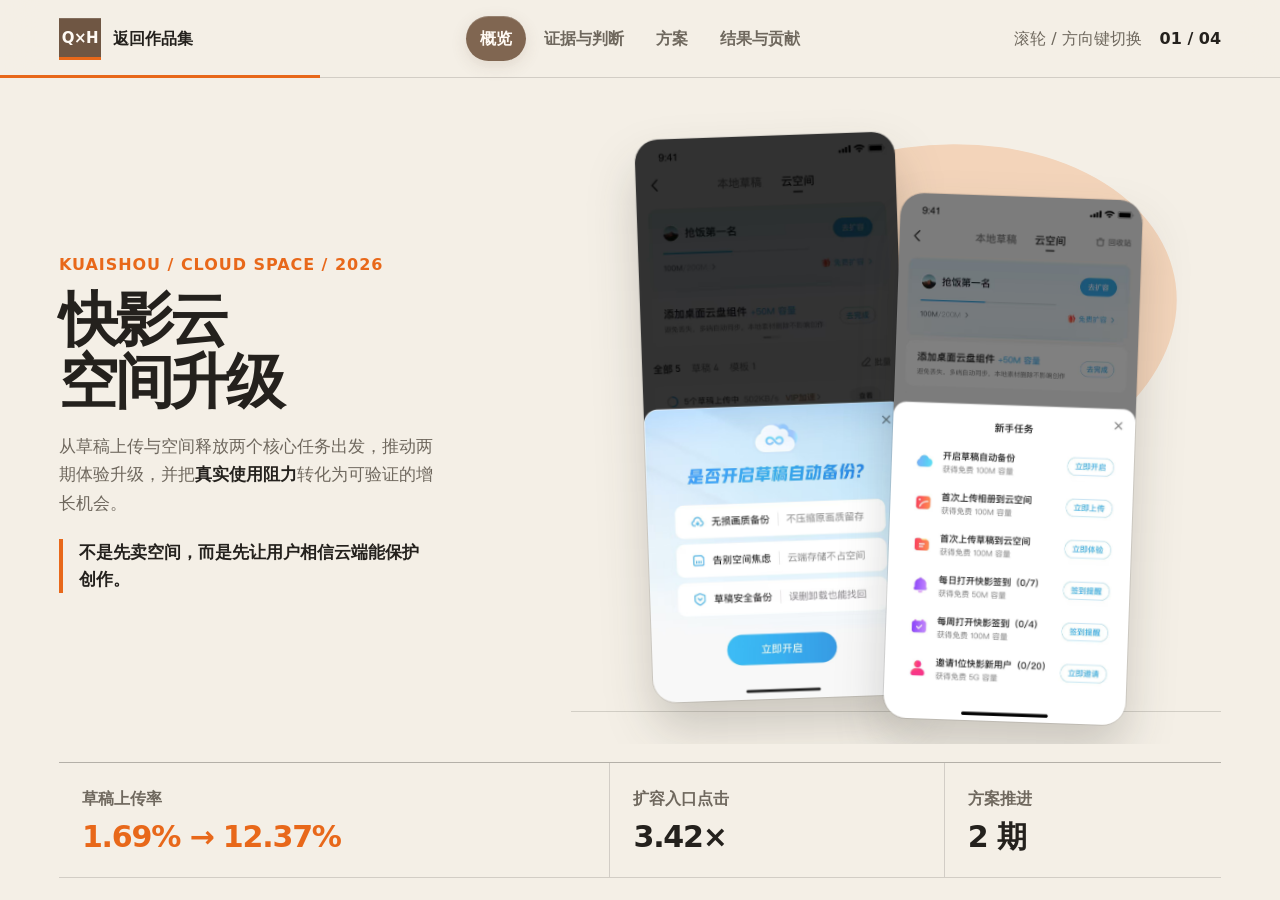
<file: projects/index.html>
<!doctype html>
<html lang="zh-CN">
  <head>
    <meta charset="UTF-8" />
    <meta name="viewport" content="width=device-width, initial-scale=1.0, viewport-fit=cover" />
    <meta name="description" content="邱琪涵的产品项目案例：四屏呈现业务背景、证据判断、方案落地与结果贡献。" />
    <meta name="theme-color" content="#f4efe6" />
    <title>快影云空间升级 | 邱琪涵产品作品集</title>
    <style>
      :root {
        color-scheme: light;
        --paper: #f4efe6;
        --paper-soft: #ece5da;
        --surface: #faf7f0;
        --ink: #24211d;
        --muted: #6f685e;
        --accent: #e8681a;
        --accent-soft: #f3c39f;
        --control: #806651;
        --control-deep: #6f5643;
        --control-soft: #e8ddd3;
        --control-line: #c8b5a5;
        --control-track: #ddd2c7;
        --control-on: #fffaf4;
        --line: rgba(36, 33, 29, 0.16);
        --line-strong: rgba(36, 33, 29, 0.3);
        --header-h: 78px;
        --gutter: clamp(24px, 4.6vw, 72px);
        --shell: 1450px;
        --radius: 18px;
        --ease: cubic-bezier(0.16, 1, 0.3, 1);
        --sans: "Avenir Next", "Helvetica Neue", "PingFang SC", "Microsoft YaHei", system-ui, sans-serif;
      }

      body[data-project="cloud"] {
        --paper: #f4efe6;
        --paper-soft: #ece5da;
        --surface: #faf7f0;
        --accent: #e8681a;
        --accent-soft: #f3c39f;
        --control: #806651;
        --control-deep: #6f5643;
        --control-soft: #e8ddd3;
        --control-line: #c8b5a5;
        --control-track: #ddd2c7;
      }
      body[data-project="kwai"] {
        --paper: #e7f0eb;
        --paper-soft: #d8e6df;
        --surface: #f5faf7;
        --accent: #236b52;
        --accent-soft: #acd4c1;
        --control: #3f705d;
        --control-deep: #285142;
        --control-soft: #d1e4da;
        --control-line: #a9c6b7;
        --control-track: #c9dbd2;
      }
      body[data-project="credits"] {
        --paper: #eef3f8;
        --paper-soft: #dfe9f2;
        --surface: #f8fbfd;
        --accent: #196087;
        --accent-soft: #b9dcec;
        --control: #356d8a;
        --control-deep: #1d4d68;
        --control-soft: #d8e7f0;
        --control-line: #afc9d8;
        --control-track: #cedde6;
      }
      body[data-project="crm"] {
        --paper: #f7e5eb;
        --paper-soft: #edd3dc;
        --surface: #fff7f9;
        --accent: #7a304b;
        --accent-soft: #e5b5c5;
        --control: #845066;
        --control-deep: #613346;
        --control-soft: #efd9e1;
        --control-line: #d7b2bf;
        --control-track: #e4cbd4;
      }

      * { box-sizing: border-box; }
      html, body { width: 100%; height: 100%; }
      html { background: var(--paper); }
      body {
        margin: 0;
        color: var(--ink);
        background: var(--paper);
        font-family: var(--sans);
        font-size: 16px;
        line-height: 1.58;
        overflow: hidden;
        overscroll-behavior: none;
      }
      button, a { color: inherit; font: inherit; -webkit-tap-highlight-color: transparent; }
      button { cursor: pointer; }
      a { text-decoration: none; }
      img { display: block; max-width: 100%; }
      h1, h2, h3, h4, p, figure, blockquote { margin: 0; }
      h1, h2, h3, h4 { text-wrap: balance; }
      p { text-wrap: pretty; }
      small { font-size: 15px; }
      [hidden] { display: none !important; }
      ::selection { color: var(--surface); background: var(--accent); }
      :focus-visible { outline: 3px solid var(--accent); outline-offset: 3px; }

      .cursor-trail-layer {
        --trail-blue: #0a3180;
        --trail-orange: #ff8200;
        --trail-cyan: #1dd7ff;
        --trail-ink: #24211d;
        position: fixed;
        z-index: 40;
        inset: 0;
        overflow: hidden;
        pointer-events: none;
        contain: strict;
      }
      .trail-flair {
        position: absolute;
        top: 0;
        left: 0;
        display: inline-flex;
        align-items: center;
        justify-content: center;
        visibility: hidden;
        font-family: ui-monospace, "SFMono-Regular", Menlo, Consolas, monospace;
        user-select: none;
        will-change: transform, opacity;
      }
      .trail-pill {
        min-height: 38px;
        padding: 10px 14px;
        border: 1px solid rgba(36, 33, 29, 0.16);
        font-size: 9px;
        font-weight: 600;
        letter-spacing: 0.08em;
        white-space: nowrap;
        box-shadow: 6px 6px 0 rgba(36, 33, 29, 0.13);
      }
      .trail-blue { color: #fff; background: var(--trail-blue); }
      .trail-orange { color: #fff; background: var(--trail-orange); }
      .trail-metric {
        min-width: 82px;
        min-height: 65px;
        flex-direction: column;
        align-items: flex-start;
        padding: 10px 12px;
        border: 1px solid rgba(36, 33, 29, 0.18);
        border-radius: 13px;
        box-shadow: 0 13px 28px rgba(67, 44, 20, 0.2);
      }
      .trail-metric strong {
        font-family: var(--sans);
        font-size: 20px;
        font-weight: 800;
        line-height: 1;
        letter-spacing: -0.07em;
      }
      .trail-metric small { margin-top: 7px; font-size: 7px; letter-spacing: 0.08em; opacity: 0.68; }
      .trail-dark { color: #fff; background: var(--trail-ink); }
      .trail-ivory { color: var(--trail-ink); background: #fffaf0; }
      .trail-pink { color: #181818; background: #ffa3be; }
      .trail-node {
        width: 48px;
        height: 48px;
        border: 2px solid var(--trail-blue);
        border-radius: 50%;
        color: var(--trail-blue);
        background: #fffaf0;
        box-shadow: 0 11px 25px rgba(40, 57, 92, 0.18);
        font-size: 10px;
        font-weight: 700;
      }
      .trail-node-fill { border-color: var(--trail-orange); color: #fff; background: var(--trail-orange); }
      .trail-ai {
        width: 62px;
        height: 62px;
        flex-direction: column;
        align-items: flex-start;
        border-radius: 17px 17px 17px 4px;
        color: #fff;
        background: linear-gradient(145deg, var(--trail-blue), #1760c4);
        box-shadow: 0 15px 32px rgba(10, 49, 128, 0.3);
      }
      .trail-ai strong { margin-left: 13px; font-family: var(--sans); font-size: 21px; line-height: 1; }
      .trail-ai small { margin: 6px 0 0 13px; font-size: 7px; letter-spacing: 0.08em; opacity: 0.72; }
      .trail-stamp {
        width: 61px;
        height: 61px;
        flex-direction: column;
        border: 2px solid var(--trail-ink);
        border-radius: 50%;
        color: var(--trail-ink);
        background: #fffaf0;
        box-shadow: 0 12px 26px rgba(67, 44, 20, 0.17);
        font-size: 8px;
        font-weight: 700;
        line-height: 1.25;
        text-align: center;
      }
      .trail-route { width: 96px; height: 47px; }
      .trail-route svg { width: 100%; height: 100%; overflow: visible; }
      .trail-route path { fill: none; stroke: var(--trail-orange); stroke-width: 2.5; }
      .trail-route circle { fill: var(--trail-orange); }
      .trail-orb {
        width: 48px;
        height: 48px;
        border: 1px solid rgba(255, 255, 255, 0.7);
        border-radius: 50%;
        background: radial-gradient(circle at 30% 25%, #fff 0 5%, var(--trail-cyan) 22%, #1598d7 70%);
        box-shadow: inset -8px -9px 13px rgba(10, 49, 128, 0.2), 0 13px 27px rgba(16, 125, 180, 0.25);
      }
      .trail-cube {
        width: 51px;
        height: 47px;
        background: linear-gradient(145deg, #ffb027, var(--trail-orange) 58%, #d45a00);
        box-shadow: inset -8px -9px 14px rgba(139, 56, 0, 0.2), 0 13px 28px rgba(191, 79, 0, 0.27);
        clip-path: polygon(50% 0, 100% 23%, 91% 84%, 40% 100%, 0 67%, 8% 15%);
      }
      .trail-arch {
        width: 54px;
        height: 45px;
        border: 11px solid var(--trail-blue);
        border-bottom: 0;
        border-radius: 40px 40px 0 0;
        background: transparent;
        filter: drop-shadow(0 12px 13px rgba(10, 49, 128, 0.22));
      }
      .trail-spark {
        width: 51px;
        height: 51px;
        border-radius: 12px 50% 12px 50%;
        color: #181818;
        background: #ffa3be;
        box-shadow: 0 13px 28px rgba(173, 76, 105, 0.24);
        font-family: var(--sans);
        font-size: 24px;
      }

      .skip-link {
        position: fixed;
        top: 12px;
        left: 12px;
        z-index: 100;
        padding: 10px 14px;
        color: var(--surface);
        background: var(--ink);
        transform: translateY(-180%);
      }
      .skip-link:focus { transform: none; }

      .case-header {
        position: fixed;
        inset: 0 0 auto;
        z-index: 50;
        height: var(--header-h);
        display: grid;
        grid-template-columns: minmax(170px, 1fr) auto minmax(170px, 1fr);
        align-items: center;
        gap: 20px;
        padding: 0 var(--gutter);
        border-bottom: 1px solid var(--line);
        background: color-mix(in srgb, var(--paper) 93%, transparent);
        backdrop-filter: blur(18px);
      }
      .brand-link {
        display: inline-flex;
        align-items: center;
        gap: 12px;
        justify-self: start;
        min-height: 44px;
        font-size: 15px;
        font-weight: 750;
        white-space: nowrap;
      }
      .brand-mark {
        display: grid;
        place-items: center;
        width: 42px;
        height: 42px;
        color: var(--control-on);
        background: var(--control-deep);
        font-size: 15px;
        font-weight: 800;
        letter-spacing: -0.04em;
        box-shadow: inset 0 1px 0 rgba(255, 255, 255, 0.14), inset 0 -3px 0 var(--accent);
      }
      .state-nav { display: flex; align-items: center; justify-content: center; gap: 4px; }
      .state-nav button {
        min-height: 44px;
        padding: 10px 14px;
        color: var(--muted);
        border: 0;
        border-radius: 999px;
        background: transparent;
        font-size: 15px;
        font-weight: 700;
        white-space: nowrap;
        transition: color 180ms, background 180ms, transform 180ms;
      }
      .state-nav button:hover { color: var(--control-deep); background: color-mix(in srgb, var(--control-soft) 72%, var(--surface)); }
      .state-nav button[aria-selected="true"] {
        color: var(--control-on);
        background: var(--control);
        box-shadow: inset 0 1px 0 rgba(255, 255, 255, 0.18), 0 5px 16px rgba(111, 86, 67, 0.15);
      }
      .state-nav button:active { transform: translateY(1px); }
      .header-status {
        display: flex;
        align-items: center;
        justify-content: flex-end;
        gap: 18px;
        justify-self: end;
        color: var(--muted);
        font-size: 15px;
        white-space: nowrap;
      }
      .state-count { color: var(--ink); font-weight: 750; font-variant-numeric: tabular-nums; }
      .header-progress { position: absolute; right: 0; bottom: -1px; left: 0; height: 3px; }
      .header-progress span {
        display: block;
        width: 25%;
        height: 100%;
        background: var(--accent);
        transform: translateX(calc(var(--active-index, 0) * 100%));
        transition: transform 620ms var(--ease);
      }

      .project-viewport { width: 100%; height: 100dvh; overflow: hidden; }
      .project-deck {
        width: 100%;
        height: 400dvh;
        transform: translate3d(0, calc(var(--active-index, 0) * -100dvh), 0);
        transition: transform 720ms var(--ease);
        will-change: transform;
      }
      .has-gsap .project-deck { transform: none; transition: none; }
      .case-screen {
        position: relative;
        width: 100%;
        height: 100dvh;
        padding: calc(var(--header-h) + clamp(18px, 2.6vh, 28px)) var(--gutter) clamp(16px, 2.5vh, 26px);
        overflow: hidden;
      }
      .screen-shell { width: min(100%, var(--shell)); height: 100%; margin-inline: auto; }
      .screen-title {
        font-size: clamp(34px, 3.2vw, 50px);
        font-weight: 650;
        letter-spacing: -0.035em;
        line-height: 1.12;
      }
      .section-copy { max-width: 62ch; color: var(--muted); font-size: 16px; line-height: 1.68; }
      .screen-kicker { color: var(--accent); font-size: 15px; font-weight: 800; letter-spacing: 0.06em; }
      .image-button {
        position: relative;
        display: block;
        width: 100%;
        height: 100%;
        padding: 0;
        border: 0;
        background: transparent;
        cursor: zoom-in;
      }
      .image-button:focus-visible { outline: 0; box-shadow: inset 0 0 0 3px var(--accent); }
      .image-button img { transition: transform 360ms var(--ease); }
      .image-button:hover img { transform: scale(1.008); }

      /* 概览 */
      .screen-overview { background: var(--paper); }
      .overview-layout { display: grid; grid-template-rows: minmax(0, 1fr) auto; gap: clamp(14px, 2vh, 22px); }
      .overview-main {
        min-height: 0;
        display: grid;
        grid-template-columns: minmax(310px, 0.7fr) minmax(560px, 1.3fr);
        align-items: center;
        gap: clamp(34px, 5vw, 76px);
      }
      .hero-copy { max-width: 560px; }
      .hero-copy h1 {
        max-width: 9em;
        margin-top: 12px;
        font-size: clamp(46px, 4.6vw, 70px);
        font-weight: 650;
        letter-spacing: -0.055em;
        line-height: 1.04;
      }
      .hero-thesis { max-width: 31em; margin-top: 20px; color: var(--muted); font-size: 17px; line-height: 1.68; }
      .hero-thesis strong { color: var(--ink); }
      .hero-decision {
        max-width: 31em;
        margin-top: 22px;
        padding-left: 16px;
        border-left: 4px solid var(--accent);
        font-size: 17px;
        font-weight: 700;
        line-height: 1.58;
      }
      .device-stage, .hero-stage {
        position: relative;
        min-width: 0;
        height: 100%;
        min-height: 360px;
        overflow: hidden;
      }
      .device-stage::before, .hero-stage::before {
        position: absolute;
        top: 7%;
        right: 6%;
        width: min(39vw, 520px);
        aspect-ratio: 1.45;
        border-radius: 50%;
        background: color-mix(in srgb, var(--accent-soft) 62%, var(--paper));
        content: "";
        transform: rotate(-8deg);
      }
      .device-stage::after, .hero-stage::after {
        position: absolute;
        right: 0;
        bottom: 5%;
        left: 9%;
        height: 1px;
        background: var(--line);
        content: "";
      }
      .device-stage img {
        position: absolute;
        z-index: 1;
        bottom: 5%;
        width: auto;
        height: 88%;
        object-fit: contain;
        border: 1px solid rgba(36, 33, 29, 0.1);
        border-radius: 24px;
        filter: drop-shadow(0 26px 24px rgba(36, 33, 29, 0.2));
      }
      .device-stage img:first-child { left: 19%; transform: translateY(-2%) rotate(-2deg); }
      .device-stage img:last-child { right: 12%; height: 82%; transform: translateY(2%) rotate(2deg); }
      .map-paper {
        position: absolute;
        z-index: 1;
        inset: 8% 6% 9% 12%;
        padding: 18px;
        border: 1px solid var(--line);
        border-radius: var(--radius);
        background: var(--surface);
        box-shadow: 0 26px 44px rgba(36, 33, 29, 0.16);
        transform: rotate(-1.5deg);
      }
      .map-paper img { width: 100%; height: 100%; object-fit: contain; }
      .system-hero-canvas, .crm-hero-canvas {
        position: absolute;
        z-index: 1;
        inset: 10% 7% 11% 11%;
        display: grid;
        align-content: center;
        gap: 15px;
        padding: clamp(18px, 2vw, 30px);
        border: 1px solid var(--line);
        border-radius: var(--radius);
        background: color-mix(in srgb, var(--surface) 94%, transparent);
        box-shadow: 0 26px 44px rgba(36, 33, 29, 0.15);
        transform: rotate(-1deg);
      }
      .system-flow { display: grid; grid-template-columns: repeat(5, minmax(0, 1fr)); align-items: stretch; gap: 8px; }
      .system-node {
        min-width: 0;
        display: grid;
        align-content: center;
        gap: 7px;
        min-height: 150px;
        padding: 14px 12px;
        border: 1px solid var(--line);
        border-radius: 14px;
        background: var(--paper);
        text-align: center;
      }
      .system-node strong { font-size: 17px; line-height: 1.25; }
      .system-node span { color: var(--muted); font-size: 15px; line-height: 1.4; }
      .system-node.is-focus { color: var(--control-on); border-color: var(--control); background: var(--control); }
      .system-node.is-focus span { color: rgba(255, 250, 244, 0.8); }
      .system-caption, .crm-constraint { color: var(--muted); font-size: 15px; text-align: center; }
      .crm-hero-canvas { grid-template-rows: repeat(2, minmax(0, 1fr)) auto; }
      .crm-lane {
        display: grid;
        grid-template-columns: 130px minmax(0, 1fr) 140px;
        align-items: center;
        gap: 15px;
        padding: 16px;
        border-top: 1px solid var(--line-strong);
      }
      .crm-lane:first-child { border-top: 0; }
      .crm-lane > strong { font-size: 19px; }
      .crm-path { display: flex; align-items: center; gap: 8px; color: var(--muted); font-size: 15px; }
      .crm-path i { flex: 1; height: 1px; background: var(--control-line); }
      .crm-result { text-align: right; }
      .crm-result b { display: block; color: var(--accent); font-size: clamp(28px, 3vw, 44px); line-height: 1; }
      .crm-result span { color: var(--muted); font-size: 15px; }
      .overview-metrics {
        display: grid;
        grid-template-columns: 1.35fr 0.82fr 0.68fr;
        border-top: 1px solid var(--line-strong);
        border-bottom: 1px solid var(--line);
      }
      .metric-item {
        min-height: 104px;
        display: grid;
        align-content: space-between;
        gap: 10px;
        padding: clamp(15px, 1.8vw, 23px);
        border-left: 1px solid var(--line);
      }
      .metric-item:first-child { border-left: 0; }
      .metric-item span { color: var(--muted); font-size: 15px; font-weight: 700; }
      .metric-item strong { font-size: clamp(25px, 2.35vw, 36px); font-weight: 750; letter-spacing: -0.04em; line-height: 1.08; }
      .metric-item:first-child strong { color: var(--accent); }

      /* 证据与判断 */
      .screen-evidence { background: var(--paper-soft); }
      .evidence-layout {
        display: grid;
        grid-template-columns: minmax(360px, 0.72fr) minmax(520px, 1.28fr);
        grid-template-rows: auto minmax(0, 1fr);
        grid-template-areas: "head map" "insights map";
        gap: 16px clamp(34px, 5vw, 76px);
      }
      .evidence-head { grid-area: head; align-self: start; }
      .evidence-head .section-copy { margin-top: 12px; }
      .evidence-insights {
        grid-area: insights;
        min-height: 0;
        display: grid;
        grid-template-rows: auto auto auto;
        align-content: space-between;
        gap: 14px;
      }
      .diagnosis-stack, .evidence-stat-stack { display: grid; gap: 13px; }
      .breakpoint-stat { display: flex; align-items: baseline; justify-content: space-between; gap: 16px; padding-top: 12px; border-top: 1px solid var(--line-strong); }
      .breakpoint-stat span { max-width: 13em; color: var(--muted); font-size: 15px; font-weight: 700; }
      .breakpoint-stat strong { color: var(--accent); font-size: clamp(38px, 4vw, 58px); font-weight: 750; letter-spacing: -0.055em; line-height: 1; }
      .funnel { display: grid; gap: 9px; }
      .funnel-row { display: grid; grid-template-columns: 108px minmax(0, 1fr) 60px; align-items: center; gap: 12px; }
      .funnel-row span, .funnel-row strong { font-size: 15px; }
      .funnel-row strong { text-align: right; font-variant-numeric: tabular-nums; }
      .funnel-track { height: 8px; overflow: hidden; border-radius: 999px; background: var(--control-track); }
      .funnel-track i {
        display: block;
        width: var(--w);
        min-width: 8px;
        height: 100%;
        border-radius: inherit;
        background: var(--control);
        transform-origin: left center;
        will-change: transform;
      }
      .funnel-row.is-break .funnel-track i { background: var(--accent); }
      .voice-grid { display: grid; grid-template-columns: repeat(2, minmax(0, 1fr)); gap: 14px; }
      .voice-grid blockquote { padding-top: 12px; border-top: 1px solid var(--line); }
      .voice-grid strong, .insight-row strong { color: var(--accent); font-size: 15px; }
      .voice-grid p, .insight-row p { margin-top: 5px; font-size: 15px; line-height: 1.5; }
      .insight-list { display: grid; gap: 8px; }
      .insight-row { padding-top: 8px; border-top: 1px solid var(--line); }
      .judgment-box { padding: 13px 0 0 15px; border-top: 1px solid var(--line); border-left: 4px solid var(--accent); }
      .judgment-box h3 { font-size: 19px; font-weight: 750; line-height: 1.36; }
      .judgment-flow { display: grid; grid-template-columns: repeat(3, minmax(0, 1fr)); gap: 9px; margin-top: 10px; }
      .judgment-flow small { display: block; color: var(--muted); font-weight: 700; }
      .judgment-flow strong { display: block; margin-top: 3px; font-size: 15px; line-height: 1.38; }
      .research-figure, .evidence-visual {
        grid-area: map;
        min-height: 0;
        display: grid;
        grid-template-rows: minmax(0, 1fr) auto;
        gap: 9px;
      }
      .research-frame, .evidence-board {
        min-height: 0;
        border: 1px solid var(--line);
        border-radius: var(--radius);
        background: var(--surface);
        overflow: hidden;
      }
      .research-frame img { width: 100%; height: 100%; object-fit: contain; }
      .research-figure figcaption, .evidence-caption { display: flex; justify-content: space-between; gap: 18px; color: var(--muted); font-size: 15px; line-height: 1.45; }
      .research-figure figcaption span:last-child { color: var(--ink); font-weight: 700; white-space: nowrap; }
      .ecosystem-board { display: grid; align-content: center; gap: 20px; padding: clamp(22px, 3vw, 44px); }
      .ecosystem-path { display: grid; grid-template-columns: repeat(4, minmax(0, 1fr)); gap: 12px; }
      .ecosystem-node {
        min-width: 0;
        min-height: 150px;
        display: grid;
        align-content: center;
        gap: 8px;
        padding: 18px 14px;
        border: 1px solid var(--line);
        border-radius: 14px;
        background: var(--paper);
      }
      .ecosystem-node strong { font-size: 18px; }
      .ecosystem-node span { color: var(--muted); font-size: 15px; line-height: 1.45; }
      .ecosystem-node.is-focus { color: var(--control-on); border-color: var(--control); background: var(--control); }
      .ecosystem-node.is-focus span { color: rgba(255, 250, 244, 0.8); }
      .board-note { max-width: 48em; color: var(--muted); font-size: 15px; line-height: 1.5; }
      .research-products { display: grid; grid-template-columns: repeat(2, minmax(0, 1fr)); gap: 12px; }
      .research-product { min-height: 150px; padding: 20px; border: 1px solid var(--line); border-radius: 14px; background: var(--paper); }
      .research-product strong { font-size: clamp(22px, 2.2vw, 32px); }
      .research-product p { margin-top: 8px; color: var(--muted); font-size: 15px; }
      .mechanism-strip { display: grid; grid-template-columns: repeat(4, minmax(0, 1fr)); border-top: 1px solid var(--line-strong); }
      .mechanism-strip span { padding: 12px 10px; border-left: 1px solid var(--line); color: var(--muted); font-size: 15px; text-align: center; }
      .mechanism-strip span:first-child { border-left: 0; }
      .model-board { display: grid; grid-template-columns: 1fr auto 1.3fr auto 1.1fr; align-items: stretch; gap: 12px; padding: clamp(22px, 3vw, 44px); }
      .model-group, .model-output {
        display: grid;
        align-content: center;
        gap: 12px;
        padding: 18px;
        border: 1px solid var(--line);
        border-radius: 14px;
        background: var(--paper);
      }
      .model-group h3, .model-output h3 { font-size: 20px; }
      .signal-list { display: flex; flex-wrap: wrap; gap: 7px; }
      .signal-list span { padding: 7px 10px; border: 1px solid var(--line); border-radius: 999px; background: var(--surface); font-size: 15px; }
      .model-output { color: var(--control-on); border-color: var(--control); background: var(--control); }
      .model-output p { color: rgba(255, 250, 244, 0.82); font-size: 15px; line-height: 1.45; }
      .model-operator { align-self: center; color: var(--accent); font-size: 30px; font-weight: 750; }

      /* 方案 */
      .screen-solution { background: var(--paper); }
      .solution-layout { display: grid; grid-template-rows: auto minmax(0, 1fr); gap: clamp(14px, 2vh, 22px); }
      .solution-head { display: grid; grid-template-columns: minmax(350px, 1fr) auto; align-items: end; gap: 28px; }
      .solution-head .section-copy { margin-top: 10px; }
      .phase-map { display: grid; grid-template-columns: repeat(2, minmax(190px, 1fr)); gap: 8px; }
      .phase-map button {
        min-height: 74px;
        display: grid;
        grid-template-columns: auto 1fr;
        grid-template-rows: auto auto;
        gap: 2px 11px;
        padding: 12px 14px;
        color: var(--ink);
        border: 1px solid var(--line);
        border-radius: 14px;
        background: var(--surface);
        text-align: left;
        transition: color 220ms, background 220ms, border-color 220ms, transform 180ms;
      }
      .phase-map button:hover:not([aria-pressed="true"]) { color: var(--control-deep); border-color: var(--control-line); background: color-mix(in srgb, var(--control-soft) 48%, var(--surface)); }
      .phase-map button:active { transform: translateY(1px); }
      .phase-map button[aria-pressed="true"] { color: var(--control-on); border-color: var(--control); background: var(--control); box-shadow: inset 0 1px 0 rgba(255, 255, 255, 0.16), 0 8px 20px rgba(111, 86, 67, 0.13); }
      .phase-number { grid-row: 1 / 3; align-self: center; color: var(--accent); font-size: 15px; font-weight: 800; }
      .phase-map strong { font-size: 17px; line-height: 1.2; }
      .phase-map small { color: var(--muted); line-height: 1.25; }
      .phase-map button[aria-pressed="true"] .phase-number { color: #fff0e3; }
      .phase-map button[aria-pressed="true"] small { color: rgba(255, 250, 244, 0.78); }
      .solution-workbench { min-height: 0; display: grid; grid-template-columns: minmax(600px, 1.46fr) minmax(300px, 0.54fr); gap: clamp(20px, 3vw, 40px); }
      .phase-board {
        min-height: 0;
        padding: clamp(12px, 1.6vw, 20px);
        border: 1px solid var(--line);
        border-radius: var(--radius);
        background: var(--paper-soft);
        overflow: hidden;
      }
      .mode-panel { width: 100%; height: 100%; min-height: 0; }
      .phase-panel { display: grid; grid-template-rows: minmax(0, 1fr) auto; }
      .phase-frame { min-height: 0; display: grid; place-items: center; overflow: hidden; }
      .phase-frame img { width: 100%; height: 100%; object-fit: contain; }
      .phase-caption { display: grid; grid-template-columns: minmax(170px, 0.48fr) minmax(0, 1.52fr); gap: 20px; padding-top: 12px; border-top: 1px solid var(--line); }
      .phase-caption strong { font-size: 17px; line-height: 1.42; }
      .phase-caption p { color: var(--muted); font-size: 15px; line-height: 1.5; }
      .detail-column { min-height: 0; display: grid; grid-template-rows: auto minmax(0, 1fr); gap: 10px; }
      .detail-column h3 { font-size: 18px; font-weight: 750; }
      .detail-grid { min-height: 0; grid-template-columns: repeat(2, minmax(0, 1fr)); gap: 12px; }
      .detail-grid:not([hidden]) { display: grid; }
      .detail-item { min-width: 0; min-height: 0; display: grid; grid-template-rows: minmax(0, 1fr) auto auto; gap: 7px; padding-top: 10px; border-top: 1px solid var(--line-strong); }
      .detail-visual { min-height: 0; display: grid; place-items: center; overflow: hidden; }
      .detail-visual img { width: 100%; height: 100%; object-fit: contain; }
      .detail-item strong { font-size: 15px; line-height: 1.35; }
      .detail-item p { color: var(--muted); font-size: 15px; line-height: 1.43; }
      .text-detail { grid-template-rows: auto minmax(0, 1fr); align-content: start; gap: 10px; padding: 13px 0; }
      .text-detail strong { color: var(--accent); font-size: 17px; }
      .text-detail p { color: var(--ink); }
      .solution-canvas { min-height: 0; height: 100%; display: grid; align-content: center; gap: 16px; padding: clamp(18px, 2.4vw, 34px); background: var(--surface); }
      .solution-canvas .ecosystem-path { grid-template-columns: repeat(4, minmax(0, 1fr)); }
      .locale-summary { display: grid; grid-template-columns: 0.45fr 1.55fr; align-items: end; gap: 20px; padding-bottom: 15px; border-bottom: 1px solid var(--line-strong); }
      .locale-summary strong { color: var(--accent); font-size: clamp(44px, 5vw, 72px); letter-spacing: -0.06em; line-height: 1; }
      .locale-summary p { color: var(--muted); font-size: 15px; line-height: 1.5; }
      .locale-matrix { display: grid; grid-template-columns: repeat(2, minmax(0, 1fr)); gap: 0 22px; }
      .locale-row { display: flex; justify-content: space-between; gap: 14px; padding: 11px 0; border-bottom: 1px solid var(--line); }
      .locale-row strong, .locale-row span { font-size: 15px; }
      .locale-row span { color: var(--muted); text-align: right; }
      .credit-controls { display: flex; flex-wrap: wrap; gap: 7px; }
      .credit-controls button { min-height: 42px; padding: 8px 12px; border: 1px solid var(--line); border-radius: 999px; background: var(--paper); font-size: 15px; font-weight: 700; }
      .credit-controls button[aria-pressed="true"] { color: var(--control-on); border-color: var(--control); background: var(--control); }
      .credit-machine { display: grid; grid-template-columns: repeat(5, minmax(0, 1fr)); gap: 10px; }
      .credit-node { min-width: 0; min-height: 130px; display: grid; align-content: center; gap: 7px; padding: 14px 12px; border: 1px solid var(--line); border-radius: 14px; background: var(--paper); }
      .credit-node strong { font-size: 16px; }
      .credit-node span { color: var(--muted); font-size: 15px; line-height: 1.38; }
      .credit-node.is-active { color: var(--control-on); border-color: var(--control); background: var(--control); }
      .credit-node.is-active span { color: rgba(255, 250, 244, 0.8); }
      .state-explanation { padding-left: 13px; border-left: 4px solid var(--accent); font-size: 15px; line-height: 1.48; }
      .exception-grid { display: grid; grid-template-columns: repeat(3, minmax(0, 1fr)); gap: 12px; }
      .exception-item { min-height: 155px; display: grid; align-content: center; gap: 8px; padding: 18px; border-top: 3px solid var(--accent); background: var(--paper); }
      .exception-item strong { font-size: 18px; }
      .exception-item p { color: var(--muted); font-size: 15px; }
      .sms-board { display: grid; grid-template-columns: repeat(3, minmax(0, 1fr)); gap: 12px; }
      .sms-level { min-height: 220px; display: grid; grid-template-rows: auto auto minmax(0, 1fr); align-content: start; gap: 10px; padding: 18px; border: 1px solid var(--line); border-radius: 14px; background: var(--paper); }
      .sms-level h3 { font-size: clamp(20px, 2vw, 28px); }
      .sms-level > p { color: var(--muted); font-size: 15px; }
      .sms-action { align-self: end; padding-top: 12px; border-top: 1px solid var(--line); }
      .sms-action strong { display: block; color: var(--accent); font-size: 16px; }
      .sms-action span { display: block; margin-top: 4px; font-size: 15px; line-height: 1.4; }

      /* 结果与贡献 */
      .screen-result { background: var(--paper-soft); }
      .result-layout { display: grid; grid-template-rows: auto minmax(0, 1fr) auto; gap: clamp(14px, 2vh, 22px); }
      .result-head { display: grid; grid-template-columns: minmax(360px, 0.82fr) minmax(420px, 1.18fr); align-items: end; gap: clamp(34px, 6vw, 90px); }
      .result-head .section-copy { max-width: 48em; }
      .result-main { min-height: 0; display: grid; grid-template-columns: minmax(360px, 0.76fr) minmax(560px, 1.24fr); gap: clamp(38px, 5vw, 72px); }
      .outcome-list { display: grid; grid-template-rows: repeat(2, minmax(0, 1fr)); border-top: 1px solid var(--line-strong); }
      .outcome-line { display: grid; align-content: center; gap: 7px; padding: 15px 0; border-bottom: 1px solid var(--line); }
      .outcome-line h3 { color: var(--muted); font-size: 15px; font-weight: 750; }
      .outcome-value { display: flex; align-items: baseline; flex-wrap: wrap; gap: 10px; }
      .outcome-value small { color: var(--muted); font-weight: 700; }
      .outcome-value span { color: var(--accent); font-size: clamp(38px, 4vw, 58px); font-weight: 780; letter-spacing: -0.06em; line-height: 1; }
      .outcome-line p { max-width: 32em; font-size: 15px; line-height: 1.5; }
      .contribution-area { min-height: 0; display: grid; grid-template-rows: minmax(0, 1fr) auto; gap: 13px; }
      .result-visual { min-height: 0; border: 1px solid var(--line); border-radius: var(--radius); background: var(--surface); overflow: hidden; }
      .result-visual img { width: 100%; height: 100%; object-fit: contain; }
      .result-canvas { height: 100%; min-height: 0; display: grid; align-content: center; gap: 16px; padding: clamp(18px, 2.5vw, 36px); }
      .deliverable-grid { display: grid; grid-template-columns: repeat(2, minmax(0, 1fr)); gap: 12px; }
      .deliverable { min-height: 125px; padding: 18px; border: 1px solid var(--line); border-radius: 14px; background: var(--paper); }
      .deliverable strong { font-size: clamp(20px, 2vw, 28px); }
      .deliverable p { margin-top: 6px; color: var(--muted); font-size: 15px; }
      .result-pair { display: grid; grid-template-columns: repeat(2, minmax(0, 1fr)); gap: 14px; }
      .result-track { container-type: inline-size; padding: 18px; border-top: 3px solid var(--accent); background: var(--paper); }
      .result-track h3 { font-size: 19px; }
      .result-cluster { display: grid; grid-template-columns: repeat(3, minmax(0, 1fr)); gap: 9px; margin-top: 15px; }
      .result-track:first-child .result-cluster { grid-template-columns: minmax(0, 1.18fr) minmax(0, 0.91fr) minmax(0, 0.91fr); }
      .result-track:last-child .result-cluster { grid-template-columns: minmax(0, 0.86fr) minmax(0, 1.18fr) minmax(0, 0.96fr); }
      .result-cluster > div { min-width: 0; }
      .result-cluster strong { display: block; max-width: 100%; color: var(--accent); font-size: clamp(22px, 7cqi, 30px); font-variant-numeric: tabular-nums; letter-spacing: -0.035em; line-height: 1.06; white-space: nowrap; }
      .result-cluster span { display: block; color: var(--muted); font-size: 15px; line-height: 1.32; }
      .result-track > p { margin-top: 12px; color: var(--muted); font-size: 15px; line-height: 1.42; }
      .contribution-grid { display: grid; grid-template-columns: repeat(3, minmax(0, 1fr)); border-top: 1px solid var(--line-strong); border-bottom: 1px solid var(--line); }
      .contribution-grid article { min-width: 0; padding: 11px 14px; border-left: 1px solid var(--line); }
      .contribution-grid article:first-child { border-left: 0; }
      .contribution-grid strong { color: var(--accent); font-size: 15px; }
      .contribution-grid p { margin-top: 4px; font-size: 15px; line-height: 1.43; }
      .result-footer { display: flex; align-items: center; justify-content: space-between; gap: 28px; padding-top: 12px; border-top: 1px solid var(--line-strong); }
      .result-footer strong { max-width: 38em; padding-left: 15px; border-left: 4px solid var(--accent); font-size: 17px; line-height: 1.48; }
      .result-footer span { max-width: 39em; color: var(--muted); font-size: 15px; line-height: 1.45; text-align: right; }

      .image-dialog {
        width: min(94vw, 1500px);
        max-width: none;
        max-height: 92dvh;
        padding: 0;
        color: var(--ink);
        border: 0;
        border-radius: var(--radius);
        background: var(--surface);
        box-shadow: 0 30px 100px rgba(36, 33, 29, 0.32);
      }
      .image-dialog::backdrop { background: rgba(24, 22, 19, 0.82); backdrop-filter: blur(6px); }
      .dialog-bar { min-height: 60px; display: flex; align-items: center; justify-content: space-between; gap: 20px; padding: 8px 12px 8px 20px; border-bottom: 1px solid var(--line); }
      .dialog-bar strong { font-size: 16px; }
      .dialog-actions { display: flex; align-items: center; gap: 8px; }
      .dialog-zoom, .dialog-close { min-height: 44px; padding: 8px 14px; border: 1px solid var(--line); border-radius: 999px; background: var(--paper); font-size: 15px; font-weight: 700; white-space: nowrap; }
      .dialog-zoom[aria-pressed="true"] { color: var(--control-on); border-color: var(--control); background: var(--control); }
      .dialog-media { height: calc(92dvh - 60px); display: grid; place-items: center; padding: 18px; overflow: auto; }
      .dialog-media img { width: auto; max-width: 100%; height: auto; max-height: 100%; object-fit: contain; }
      .dialog-media[data-zoomed="true"] { place-items: start; }
      .dialog-media[data-zoomed="true"] img { max-width: none; max-height: none; }

      /* 真实项目素材：仅等比例缩放，不裁切、不拉伸 */
      .real-stage {
        position: absolute;
        z-index: 1;
        inset: 6% 4% 8% 7%;
        min-width: 0;
        min-height: 0;
        display: grid;
        place-items: center;
        padding: clamp(10px, 1.4vw, 18px);
        border: 1px solid var(--line);
        border-radius: var(--radius);
        background: var(--surface);
        box-shadow: 0 26px 44px rgba(36, 33, 29, 0.16);
        overflow: hidden;
        transform: rotate(-1deg);
      }
      .real-stage.is-flat { transform: none; }
      .real-stage > .image-button,
      .real-panel-media > .image-button,
      .real-asset-card > .image-button { display: grid; place-items: center; min-width: 0; min-height: 0; overflow: hidden; }
      .real-stage img,
      .real-panel-media img,
      .real-asset-card img {
        width: auto;
        max-width: 100%;
        height: auto;
        max-height: 100%;
        object-fit: contain;
      }
      .phone-showcase {
        position: relative;
        z-index: 1;
        width: 100%;
        height: 100%;
        min-width: 0;
        min-height: 0;
        display: grid;
        grid-template-columns: repeat(5, minmax(0, 1fr));
        align-items: stretch;
        gap: clamp(7px, 1vw, 13px);
        padding: 4% 2% 5%;
      }
      .real-asset-grid {
        width: 100%;
        height: 100%;
        min-width: 0;
        min-height: 0;
        display: grid;
        gap: clamp(8px, 1vw, 13px);
      }
      .real-asset-grid.two { grid-template-columns: repeat(2, minmax(0, 1fr)); }
      .real-asset-grid.three { grid-template-columns: repeat(3, minmax(0, 1fr)); }
      .real-asset-grid.four { grid-template-columns: repeat(2, minmax(0, 1fr)); grid-template-rows: repeat(2, minmax(0, 1fr)); }
      .real-asset-card,
      .real-panel {
        min-width: 0;
        min-height: 0;
        display: grid;
        grid-template-rows: minmax(0, 1fr) auto;
        gap: 6px;
        padding: 8px;
        border: 1px solid var(--line);
        border-radius: 13px;
        background: var(--surface);
        overflow: hidden;
      }
      .phone-showcase .real-asset-card { padding: 7px; background: color-mix(in srgb, var(--surface) 94%, transparent); box-shadow: 0 14px 28px rgba(36, 33, 29, 0.12); }
      .real-panel-media { min-width: 0; min-height: 0; display: grid; place-items: center; overflow: hidden; }
      .real-panel-caption { color: var(--muted); font-size: 15px; font-weight: 700; line-height: 1.3; text-align: center; }
      .real-evidence-board { padding: clamp(9px, 1.2vw, 15px); }
      .real-solution-canvas { grid-template-rows: minmax(0, 1fr); align-content: stretch; padding: clamp(9px, 1.2vw, 15px); }
      .real-solution-canvas > .real-asset-grid,
      .real-solution-canvas > .real-panel { width: 100%; height: 100%; min-height: 0; align-self: stretch; }
      .real-result-visual { display: grid; grid-template-rows: minmax(0, 1fr); padding: clamp(8px, 1vw, 13px); }
      .real-result-visual > .real-panel-media,
      .real-result-visual > .real-asset-grid { width: 100%; height: 100%; min-height: 0; }
      .real-source-note { color: var(--muted); font-size: 15px; line-height: 1.4; }

      /* 阅读层级校正：保留母版字体系统，只放大二级屏与卡片信息 */
      .brand-link,
      .state-nav button,
      .header-status,
      .metric-item span,
      .breakpoint-stat span,
      .funnel-row span,
      .funnel-row strong,
      .voice-grid strong,
      .insight-row strong,
      .ecosystem-node span,
      .board-note,
      .research-product p,
      .mechanism-strip span,
      .signal-list span,
      .model-output p,
      .phase-number,
      .phase-caption p,
      .detail-item p,
      .locale-summary p,
      .locale-row strong,
      .locale-row span,
      .credit-controls button,
      .credit-node span,
      .state-explanation,
      .exception-item p,
      .sms-level > p,
      .sms-action span,
      .outcome-line h3,
      .deliverable p,
      .result-cluster span,
      .result-track > p,
      .contribution-grid strong,
      .contribution-grid p,
      .result-footer span,
      .dialog-zoom,
      .dialog-close,
      .real-panel-caption,
      .real-source-note { font-size: 16px; }
      .screen-title { font-size: clamp(40px, 3.6vw, 56px); }
      .section-copy { font-size: 17px; line-height: 1.62; }
      .screen-kicker { font-size: 16px; }
      .voice-grid p,
      .insight-row p,
      .outcome-line p { font-size: 17px; line-height: 1.55; }
      .judgment-box h3 { font-size: 21px; }
      .judgment-flow strong { font-size: 17px; }
      .phase-map strong { font-size: 19px; }
      .detail-item strong { font-size: 17px; }
      .phase-caption strong,
      .text-detail strong { font-size: 18px; }
      .detail-column h3 { font-size: 20px; }
      .result-track h3 { font-size: 20px; }
      .research-figure figcaption,
      .evidence-caption { font-size: 16px; }

      /* 同组竖向产品截图按共享舞台高度等比例展示，不裁切、不变形 */
      .media-portrait .image-button img,
      body[data-project="kwai"] .phone-showcase .image-button img,
      body[data-project="credits"] .real-asset-grid.two .image-button img,
      body[data-project="credits"] .real-asset-grid.three .image-button img,
      body[data-project="credits"] .real-asset-grid.four .image-button img {
        width: auto;
        max-width: 100%;
        height: 100%;
        max-height: 100%;
        object-fit: contain;
      }

      @media (max-width: 820px) {
        .real-stage { inset: 4% 2% 6% 3%; padding: 7px; border-radius: 13px; }
        .phone-showcase { gap: 4px; padding: 2% 0 3%; }
        .phone-showcase .real-asset-card { padding: 4px; gap: 3px; border-radius: 9px; }
        .real-asset-card, .real-panel { padding: 5px; gap: 3px; border-radius: 10px; }
        .real-panel-caption { font-size: 15px; line-height: 1.3; }
        .real-asset-grid { gap: 5px; }
        .real-evidence-board, .real-solution-canvas, .real-result-visual { padding: 5px; }
      }

      @media (max-width: 480px) {
        .phone-showcase .real-asset-card:nth-child(2),
        .phone-showcase .real-asset-card:nth-child(4) { display: none; }
        .phone-showcase { grid-template-columns: repeat(3, minmax(0, 1fr)); }
        .phone-showcase .real-panel-caption { display: none; }
        .real-asset-grid.three { grid-template-columns: repeat(3, minmax(0, 1fr)); }
        .real-asset-grid.four .real-panel-caption { display: none; }
      }

      @media (max-width: 1120px) {
        :root { --gutter: clamp(20px, 3.4vw, 40px); }
        .case-header { grid-template-columns: minmax(90px, 1fr) auto minmax(90px, 1fr); }
        .brand-link span:last-child, .header-hint { display: none; }
        .overview-main { grid-template-columns: minmax(280px, 0.74fr) minmax(440px, 1.26fr); gap: 28px; }
        .device-stage img:first-child { left: 13%; }
        .device-stage img:last-child { right: 7%; }
        .evidence-layout { grid-template-columns: minmax(330px, 0.72fr) minmax(440px, 1.28fr); gap-inline: 28px; }
        .solution-workbench { grid-template-columns: minmax(520px, 1.42fr) minmax(270px, 0.58fr); gap: 20px; }
        .phase-map { grid-template-columns: repeat(2, minmax(170px, 1fr)); }
        .result-main { grid-template-columns: minmax(320px, 0.75fr) minmax(470px, 1.25fr); gap: 38px; }
        .system-flow { gap: 6px; }
        .system-node { min-height: 135px; padding-inline: 8px; }
      }

      @media (max-width: 820px) {
        :root { --header-h: 112px; --gutter: 14px; }
        .case-header {
          grid-template-columns: 1fr auto;
          grid-template-rows: 50px 56px;
          grid-template-areas: "brand status" "nav nav";
          gap: 0 10px;
          padding: 4px var(--gutter) 0;
        }
        .brand-link { grid-area: brand; }
        .brand-mark { width: 38px; height: 38px; }
        .header-status { grid-area: status; }
        .state-nav { grid-area: nav; width: 100%; justify-content: space-between; gap: 2px; }
        .state-nav button { flex: 1; min-width: 0; padding-inline: 5px; letter-spacing: -0.025em; }
        .case-screen { padding-top: calc(var(--header-h) + 12px); padding-bottom: 12px; }
        .screen-title { font-size: clamp(32px, 9vw, 38px); line-height: 1.08; }
        .section-copy { font-size: 16px; line-height: 1.45; }

        .overview-layout { gap: 9px; }
        .overview-main { grid-template-columns: 1fr; grid-template-rows: auto minmax(0, 1fr); align-items: start; gap: 7px; }
        .hero-copy { max-width: none; }
        .hero-copy h1 { max-width: none; margin-top: 5px; font-size: clamp(36px, 10vw, 44px); }
        .hero-thesis { max-width: none; margin-top: 8px; font-size: 16px; line-height: 1.45; }
        .hero-decision { max-width: none; margin-top: 9px; padding-left: 10px; font-size: 16px; line-height: 1.4; }
        .device-stage, .hero-stage { width: 100%; height: 100%; min-height: 245px; }
        .device-stage::before, .hero-stage::before { top: 10%; right: 4%; width: 88%; }
        .device-stage::after, .hero-stage::after { right: 3%; left: 3%; }
        .device-stage img { height: 91%; border-radius: 16px; }
        .device-stage img:first-child { left: 10%; }
        .device-stage img:last-child { right: 7%; height: 84%; }
        .map-paper, .system-hero-canvas, .crm-hero-canvas { inset: 7% 3% 10% 5%; padding: 10px; border-radius: 14px; }
        .system-flow { grid-template-columns: repeat(6, minmax(0, 1fr)); grid-template-rows: repeat(2, minmax(0, 1fr)); overflow: visible; gap: 5px; }
        .system-node { min-height: 76px; padding: 7px 5px; }
        .system-node:nth-child(-n + 3) { grid-column: span 2; }
        .system-node:nth-child(4) { grid-column: 2 / span 2; }
        .system-node:nth-child(5) { grid-column: 4 / span 2; }
        .system-node strong, .system-node span { font-size: 15px; line-height: 1.2; }
        .system-caption { line-height: 1.25; }
        .crm-hero-canvas { gap: 5px; }
        .crm-lane { grid-template-columns: 72px minmax(0, 1fr) 82px; gap: 6px; padding: 8px 4px; }
        .crm-lane > strong { font-size: 15px; }
        .crm-path { gap: 3px; font-size: 15px; line-height: 1.15; }
        .crm-result b { font-size: 24px; }
        .crm-result span { line-height: 1.15; }
        .overview-metrics { grid-template-columns: 1.3fr 0.85fr 0.75fr; }
        .metric-item { min-height: 88px; gap: 5px; padding: 9px 8px; }
        .metric-item strong { font-size: clamp(20px, 5.7vw, 25px); }

        .evidence-layout { grid-template-columns: 1fr; grid-template-rows: auto minmax(190px, 1fr) auto; grid-template-areas: "head" "map" "insights"; gap: 9px; }
        .evidence-head .section-copy { margin-top: 5px; }
        .research-figure, .evidence-visual { gap: 4px; }
        .research-figure figcaption, .evidence-caption { line-height: 1.32; }
        .evidence-insights { grid-template-columns: 1fr; grid-template-rows: auto; align-content: stretch; gap: 7px; }
        .diagnosis-stack, .evidence-stat-stack { grid-row: auto; grid-template-columns: minmax(118px, 0.72fr) minmax(0, 1.28fr); align-items: start; gap: 10px; }
        .breakpoint-stat { display: block; padding-top: 6px; }
        .breakpoint-stat span { display: block; }
        .breakpoint-stat strong { display: block; margin-top: 3px; font-size: 34px; }
        .funnel { gap: 5px; }
        .funnel-row { grid-template-columns: minmax(0, 1fr) auto; gap: 2px 8px; }
        .funnel-row > span { grid-column: 1; grid-row: 1; }
        .funnel-row > strong { grid-column: 2; grid-row: 1; }
        .funnel-track { grid-column: 1 / -1; grid-row: 2; height: 6px; }
        .voice-grid { grid-template-columns: repeat(2, minmax(0, 1fr)); gap: 8px; }
        .voice-grid blockquote { padding-top: 5px; }
        .voice-grid p, .insight-row p { margin-top: 1px; font-size: 16px; line-height: 1.38; }
        .insight-list { gap: 3px; }
        .insight-row { padding-top: 4px; }
        .judgment-box { padding: 7px 0 0 9px; border-left-width: 3px; }
        .judgment-box h3 { font-size: 18px; line-height: 1.32; }
        .judgment-flow { gap: 5px; margin-top: 5px; }
        .judgment-flow small { display: none; }
        .judgment-flow strong { margin-top: 0; font-size: 16px; line-height: 1.3; }
        .ecosystem-board { gap: 7px; padding: 8px; }
        .ecosystem-path { gap: 5px; }
        .ecosystem-node { min-height: 90px; padding: 7px 5px; }
        .ecosystem-node strong, .ecosystem-node span { font-size: 15px; line-height: 1.18; }
        .board-note { line-height: 1.25; }
        .research-products { gap: 6px; padding: 8px; }
        .research-product { min-height: 80px; padding: 9px; }
        .research-product strong, .research-product p { font-size: 15px; line-height: 1.2; }
        .mechanism-strip span { padding: 6px 3px; line-height: 1.15; }
        .model-board { grid-template-columns: 1fr auto 1.2fr auto 1fr; gap: 5px; padding: 8px; }
        .model-group, .model-output { gap: 5px; padding: 8px; }
        .model-group h3, .model-output h3, .model-output p { font-size: 15px; line-height: 1.2; }
        .signal-list { gap: 3px; }
        .signal-list span { padding: 3px 5px; font-size: 15px; }
        .model-operator { font-size: 20px; }

        .solution-layout { gap: 8px; }
        .solution-head { grid-template-columns: 1fr; gap: 7px; }
        .solution-head .section-copy { margin-top: 4px; }
        .phase-map { grid-template-columns: repeat(2, minmax(0, 1fr)); gap: 6px; }
        .phase-map button { min-height: 68px; padding: 8px 9px; gap: 1px 7px; }
        .phase-map strong { font-size: 16px; }
        .solution-workbench { grid-template-columns: 1fr; grid-template-rows: minmax(0, 0.6fr) minmax(0, 0.4fr); gap: 7px; }
        .phase-board { padding: 7px; border-radius: 14px; }
        .phase-caption { grid-template-columns: 0.72fr 1.28fr; gap: 8px; padding-top: 6px; }
        .phase-caption strong, .phase-caption p { font-size: 16px; line-height: 1.38; }
        .detail-column { gap: 4px; overflow: hidden; }
        .detail-column h3 { font-size: 17px; }
        .detail-grid { gap: 12px; overflow: hidden; }
        .detail-item { grid-template-columns: 1fr; grid-template-rows: minmax(0, 1fr) auto; gap: 4px; padding-top: 5px; overflow: hidden; }
        .detail-visual { grid-row: 1; min-height: 0; }
        .detail-visual .image-button { position: relative; min-height: 0; overflow: hidden; }
        .detail-visual img { position: absolute; inset: 0; width: 100%; max-width: none; height: 100%; max-height: none; object-fit: contain; }
        .detail-item strong { white-space: nowrap; }
        .detail-item p { display: none; }
        .text-detail { display: block; padding: 7px 0; }
        .text-detail strong { font-size: 17px; white-space: normal; }
        .text-detail p { display: block; margin-top: 4px; font-size: 16px; line-height: 1.34; }
        .solution-canvas { gap: 6px; padding: 8px; }
        .solution-canvas .ecosystem-node { min-height: 78px; }
        .locale-summary { grid-template-columns: 0.5fr 1.5fr; gap: 8px; padding-bottom: 6px; }
        .locale-summary strong { font-size: 34px; }
        .locale-summary p { line-height: 1.22; }
        .locale-matrix { gap: 0 8px; }
        .locale-row { padding: 5px 0; gap: 5px; }
        .locale-row strong, .locale-row span { line-height: 1.15; }
        .credit-controls { gap: 3px; }
        .credit-controls button { min-height: 36px; padding: 5px 7px; }
        .credit-machine { gap: 4px; }
        .credit-node { min-height: 78px; padding: 5px; }
        .credit-node strong, .credit-node span { font-size: 15px; line-height: 1.15; }
        .state-explanation { padding-left: 8px; line-height: 1.22; }
        .exception-grid, .sms-board { gap: 6px; }
        .exception-item { min-height: 90px; padding: 8px; }
        .exception-item strong, .exception-item p { font-size: 15px; line-height: 1.18; }
        .sms-level { min-height: 125px; gap: 5px; padding: 8px; }
        .sms-level h3, .sms-level > p, .sms-action strong, .sms-action span { font-size: 15px; line-height: 1.18; }
        .sms-action { padding-top: 5px; }

        .result-layout { gap: 8px; }
        .result-head { grid-template-columns: 1fr; gap: 4px; }
        .result-main { grid-template-columns: 1fr; grid-template-rows: auto minmax(0, 1fr); gap: 7px; }
        .outcome-list { grid-template-columns: repeat(2, minmax(0, 1fr)); grid-template-rows: 1fr; }
        .outcome-line { align-content: start; gap: 4px; padding: 7px 8px 7px 0; border-right: 1px solid var(--line); border-bottom: 1px solid var(--line); }
        .outcome-line:last-child { padding-right: 0; padding-left: 8px; border-right: 0; }
        .outcome-value { gap: 5px; }
        .outcome-value span { font-size: 29px; }
        .outcome-line p { font-size: 16px; line-height: 1.38; }
        .contribution-area { gap: 6px; }
        .result-visual { border-radius: 14px; }
        .result-canvas { gap: 7px; padding: 8px; }
        .deliverable-grid { gap: 6px; }
        .deliverable { min-height: 68px; padding: 8px; }
        .deliverable strong, .deliverable p { font-size: 15px; line-height: 1.18; }
        .result-pair { gap: 6px; }
        .result-track { padding: 8px; }
        .result-track h3, .result-track > p { font-size: 15px; line-height: 1.18; }
        .result-cluster { gap: 4px; margin-top: 6px; }
        .result-cluster strong { font-size: 15px; }
        .result-cluster > div + div { padding-left: 4px; border-left: 1px solid var(--line); }
        .result-cluster span { line-height: 1.15; }
        .contribution-grid article { padding: 6px 7px; }
        .contribution-grid p { font-size: 16px; line-height: 1.34; }
        .result-footer { align-items: flex-start; gap: 9px; padding-top: 6px; }
        .result-footer strong { padding-left: 9px; font-size: 16px; line-height: 1.38; }
        .result-footer span { display: none; }
      }

      @media (max-width: 480px) {
        .state-nav button { font-size: 15px; }
        .overview-metrics { grid-template-columns: 1.25fr 0.85fr 0.8fr; }
        .metric-item strong { font-size: 20px; }
        .evidence-layout { grid-template-rows: auto minmax(180px, 1fr) auto; }
        .research-figure figcaption span:first-child, .evidence-caption { display: none; }
        .phase-map small { white-space: nowrap; }
        .contribution-grid p { letter-spacing: -0.018em; }
        .dialog-bar { gap: 10px; padding-left: 14px; }
        .dialog-bar strong { min-width: 0; overflow: hidden; text-overflow: ellipsis; white-space: nowrap; }
        .dialog-zoom, .dialog-close { padding-inline: 11px; }
      }

      @media (max-width: 820px) and (max-height: 700px) {
        :root { --header-h: 94px; }
        .case-header { grid-template-rows: 42px 46px; height: var(--header-h); padding-top: 2px; }
        .brand-mark { width: 34px; height: 34px; }
        .state-nav button { min-height: 40px; padding-block: 6px; }
        .case-screen { padding-top: calc(var(--header-h) + 7px); padding-bottom: 7px; }
        .screen-title { font-size: 30px; }
        .overview-layout { gap: 5px; }
        .overview-main { grid-template-columns: minmax(0, 0.9fr) minmax(0, 1.1fr); grid-template-rows: minmax(0, 1fr); align-items: center; gap: 8px; }
        .hero-copy h1 { font-size: 36px; }
        .hero-thesis { margin-top: 5px; line-height: 1.34; }
        .hero-decision { margin-top: 6px; line-height: 1.3; }
        .device-stage, .hero-stage { min-height: 0; }
        .device-stage img { height: 86%; }
        .overview-metrics, .metric-item { min-height: 78px; }
        .evidence-layout { grid-template-rows: auto minmax(190px, 0.9fr) auto; gap: 5px; }
        .research-figure figcaption, .evidence-caption { display: none; }
        .evidence-head .section-copy { line-height: 1.34; }
        .evidence-insights { gap: 3px 8px; }
        .breakpoint-stat strong { font-size: 29px; }
        .solution-layout { gap: 5px; }
        .solution-head { grid-template-columns: 1fr; align-items: start; gap: 4px; }
        .solution-head .section-copy { line-height: 1.32; }
        .phase-map button { min-height: 54px; }
        .phase-map small { display: none; }
        .solution-workbench { grid-template-rows: minmax(0, 0.68fr) minmax(0, 0.32fr); gap: 4px; }
        .phase-caption { padding-top: 3px; }
        .detail-column h3 { display: none; }
        .detail-item { display: block; position: relative; height: 100%; padding: 3px 0 22px; overflow: hidden; }
        .detail-visual { position: absolute; inset: 3px 0 22px; }
        .detail-item > strong { position: absolute; right: 0; bottom: 0; left: 0; line-height: 1.2; }
        .text-detail { position: static; padding: 4px 0; }
        .text-detail > strong { position: static; }
        .text-detail p { display: none; }
        .result-layout { gap: 5px; }
        .result-head .section-copy { line-height: 1.32; }
        .result-main { gap: 4px; }
        .outcome-line { padding-block: 4px; }
        .outcome-value span { font-size: 25px; }
        .outcome-line p { line-height: 1.22; }
        .contribution-area { gap: 4px; }
        .contribution-grid p { line-height: 1.18; }
        .result-footer { padding-top: 4px; }
      }

      @media (min-width: 821px) and (max-height: 770px) {
        :root { --header-h: 68px; }
        .case-screen { padding-top: calc(var(--header-h) + 15px); padding-bottom: 15px; }
        .screen-title { font-size: 42px; }
        .hero-copy h1 { font-size: 50px; }
        .hero-thesis { margin-top: 13px; font-size: 16px; }
        .hero-decision { margin-top: 13px; }
        .metric-item { min-height: 90px; padding-block: 12px; }
        .metric-item strong { font-size: 27px; }
        .breakpoint-stat strong { font-size: 43px; }
        .evidence-layout {
          grid-template-columns: minmax(360px, 0.84fr) minmax(420px, 1.16fr);
          gap: 11px 28px;
        }
        .evidence-head .section-copy { line-height: 1.48; }
        .evidence-insights { gap: 8px; }
        .diagnosis-stack, .evidence-stat-stack { gap: 8px; }
        .insight-list { gap: 5px; }
        .insight-row { padding-top: 5px; }
        .voice-grid p, .insight-row p { line-height: 1.4; }
        .judgment-box { padding-top: 9px; }
        .judgment-flow { margin-top: 6px; }
        .solution-layout, .result-layout { gap-block: 11px; }
        .phase-map button { min-height: 64px; padding-block: 8px; }
        .phase-caption { padding-top: 8px; }
        .contribution-grid article { padding-block: 8px; }
        .result-footer { padding-top: 8px; }
      }

      .map-paper > .image-button,
      .research-frame > .image-button,
      .phase-frame > .image-button,
      .detail-visual > .image-button,
      .result-visual > .image-button,
      .real-stage > .image-button,
      .real-evidence-board > .image-button,
      .real-panel-media > .image-button,
      .real-asset-card > .image-button {
        position: relative;
        width: 100%;
        height: 100%;
        min-width: 0;
        min-height: 0;
        overflow: hidden;
      }
      .map-paper > .image-button > img,
      .research-frame > .image-button > img,
      .phase-frame > .image-button > img,
      .detail-visual > .image-button > img,
      .result-visual > .image-button > img,
      .real-stage > .image-button > img,
      .real-evidence-board > .image-button > img,
      .real-panel-media > .image-button > img,
      .real-asset-card > .image-button > img {
        position: absolute;
        inset: 0;
        margin: auto;
        width: auto;
        max-width: 100%;
        height: auto;
        max-height: 100%;
        object-fit: contain;
      }
      .device-stage img { width: auto; max-width: 100%; max-height: 100%; object-fit: contain; }
      .dialog-media { position: relative; }
      .dialog-media[data-zoomed="false"] img {
        position: absolute;
        inset: 18px;
        margin: auto;
        width: auto;
        max-width: calc(100% - 36px);
        height: auto;
        max-height: calc(100% - 36px);
        object-fit: contain;
      }
      .dialog-media[data-zoomed="true"] img { position: static; inset: auto; margin: 0; width: auto; height: auto; max-width: none; max-height: none; object-fit: contain; }

      @media (prefers-reduced-motion: reduce) {
        *, *::before, *::after { scroll-behavior: auto !important; animation-duration: 0.01ms !important; transition-duration: 0.01ms !important; }
        .cursor-trail-layer { display: none; }
      }
    </style>
  </head>
  <body>
    <a class="skip-link" href="#overview">跳至项目内容</a>
    <div class="cursor-trail-layer" data-cursor-trail aria-hidden="true"></div>
    <header class="case-header" aria-label="项目导航">
      <a class="brand-link" href="../index.html" aria-label="返回作品集主页">
        <span class="brand-mark">Q×H</span>
        <span>返回作品集</span>
      </a>
      <nav class="state-nav" role="tablist" aria-label="项目四个状态">
        <button id="tab-overview" type="button" role="tab" aria-controls="overview" aria-selected="true" tabindex="0" data-state-target="overview">概览</button>
        <button id="tab-evidence" type="button" role="tab" aria-controls="evidence" aria-selected="false" tabindex="-1" data-state-target="evidence">证据与判断</button>
        <button id="tab-solution" type="button" role="tab" aria-controls="solution" aria-selected="false" tabindex="-1" data-state-target="solution">方案</button>
        <button id="tab-result" type="button" role="tab" aria-controls="result" aria-selected="false" tabindex="-1" data-state-target="result">结果与贡献</button>
      </nav>
      <div class="header-status">
        <span class="header-hint">滚轮 / 方向键切换</span>
        <span class="state-count"><span data-current-count>01</span> / 04</span>
      </div>
      <div class="header-progress" aria-hidden="true"><span></span></div>
    </header>

    <main class="project-viewport" id="project-content" tabindex="-1">
      <div data-project-root></div>
    </main>

    <dialog class="image-dialog" data-image-dialog>
      <div class="dialog-bar">
        <strong data-dialog-title>项目图片</strong>
        <div class="dialog-actions">
          <button class="dialog-zoom" type="button" aria-pressed="false" data-dialog-zoom>原始尺寸</button>
          <button class="dialog-close" type="button" data-dialog-close>关闭</button>
        </div>
      </div>
      <div class="dialog-media" data-dialog-media data-zoomed="false"><img src="assets/cloud/phase-1-core.jpg" alt="项目图片" data-dialog-image /></div>
    </dialog>

    <script>/*!
 * GSAP 3.15.0
 * https://gsap.com
 *
 * @license Copyright 2026, GreenSock. All rights reserved.
 * Subject to the terms at https://gsap.com/standard-license.
 * @author: Jack Doyle, jack@greensock.com
 */

!function(t,e){"object"==typeof exports&&"undefined"!=typeof module?e(exports):"function"==typeof define&&define.amd?define(["exports"],e):e((t=t||self).window=t.window||{})}(this,function(e){"use strict";function _inheritsLoose(t,e){t.prototype=Object.create(e.prototype),(t.prototype.constructor=t).__proto__=e}function _assertThisInitialized(t){if(void 0===t)throw new ReferenceError("this hasn't been initialised - super() hasn't been called");return t}function r(t){return"string"==typeof t}function s(t){return"function"==typeof t}function t(t){return"number"==typeof t}function u(t){return void 0===t}function v(t){return"object"==typeof t}function w(t){return!1!==t}function x(){return"undefined"!=typeof window}function y(t){return s(t)||r(t)}function R(t){return(i=bt(t,ht))&&Fe}function S(t,e){return console.warn("Invalid property",t,"set to",e,"Missing plugin? gsap.registerPlugin()")}function T(t,e){return!e&&console.warn(t)}function U(t,e){return t&&(ht[t]=e)&&i&&(i[t]=e)||ht}function V(){return 0}function ga(t){var e,r,i=t[0];if(v(i)||s(i)||(t=[t]),!(e=(i._gsap||{}).harness)){for(r=yt.length;r--&&!yt[r].targetTest(i););e=yt[r]}for(r=t.length;r--;)t[r]&&(t[r]._gsap||(t[r]._gsap=new Xt(t[r],e)))||t.splice(r,1);return t}function ha(t){return t._gsap||ga(Pt(t))[0]._gsap}function ia(t,e,r){return(r=t[e])&&s(r)?t[e]():u(r)&&t.getAttribute&&t.getAttribute(e)||r}function ja(t,e){return(t=t.split(",")).forEach(e)||t}function ka(t){return Math.round(1e5*t)/1e5||0}function la(t){return Math.round(1e7*t)/1e7||0}function ma(t,e){var r=e.charAt(0),i=parseFloat(e.substr(2));return t=parseFloat(t),"+"===r?t+i:"-"===r?t-i:"*"===r?t*i:t/i}function na(t,e){for(var r=e.length,i=0;t.indexOf(e[i])<0&&++i<r;);return i<r}function oa(){var t,e,r=pt.length,i=pt.slice(0);for(_t={},t=pt.length=0;t<r;t++)(e=i[t])&&e._lazy&&(e.render(e._lazy[0],e._lazy[1],!0)._lazy=0)}function pa(t){return!!(t._initted||t._startAt||t.add)}function qa(t,e,r,i){pt.length&&!I&&oa(),t.render(e,r,i||!!(I&&e<0&&pa(t))),pt.length&&!I&&oa()}function ra(t){var e=parseFloat(t);return(e||0===e)&&(t+"").match(ot).length<2?e:r(t)?t.trim():t}function sa(t){return t}function ta(t,e){for(var r in e)r in t||(t[r]=e[r]);return t}function wa(t,e){for(var r in e)"__proto__"!==r&&"constructor"!==r&&"prototype"!==r&&(t[r]=v(e[r])?wa(t[r]||(t[r]={}),e[r]):e[r]);return t}function xa(t,e){var r,i={};for(r in t)r in e||(i[r]=t[r]);return i}function ya(t){var e=t.parent||L,r=t.keyframes?function _setKeyframeDefaults(i){return function(t,e){for(var r in e)r in t||"duration"===r&&i||"ease"===r||(t[r]=e[r])}}(K(t.keyframes)):ta;if(w(t.inherit))for(;e;)r(t,e.vars.defaults),e=e.parent||e._dp;return t}function Aa(t,e,r,i,n){void 0===r&&(r="_first"),void 0===i&&(i="_last");var a,s=t[i];if(n)for(a=e[n];s&&s[n]>a;)s=s._prev;return s?(e._next=s._next,s._next=e):(e._next=t[r],t[r]=e),e._next?e._next._prev=e:t[i]=e,e._prev=s,e.parent=e._dp=t,e}function Ba(t,e,r,i){void 0===r&&(r="_first"),void 0===i&&(i="_last");var n=e._prev,a=e._next;n?n._next=a:t[r]===e&&(t[r]=a),a?a._prev=n:t[i]===e&&(t[i]=n),e._next=e._prev=e.parent=null}function Ca(t,e){t.parent&&(!e||t.parent.autoRemoveChildren)&&t.parent.remove&&t.parent.remove(t),t._act=0}function Da(t,e){if(t&&(!e||e._end>t._dur||e._start<0))for(var r=t;r;)r._dirty=1,r=r.parent;return t}function Fa(t,e,r,i){return t._startAt&&(I?t._startAt.revert(ft):t.vars.immediateRender&&!t.vars.autoRevert||t._startAt.render(e,!0,i))}function Ha(t){return t._repeat?wt(t._tTime,t=t.duration()+t._rDelay)*t:0}function Ja(t,e){return(t-e._start)*e._ts+(0<=e._ts?0:e._dirty?e.totalDuration():e._tDur)}function Ka(t){return t._end=la(t._start+(t._tDur/Math.abs(t._ts||t._rts||q)||0))}function La(t,e){var r=t._dp;return r&&r.smoothChildTiming&&t._ts&&(t._start=la(r._time-(0<t._ts?e/t._ts:((t._dirty?t.totalDuration():t._tDur)-e)/-t._ts)),Ka(t),r._dirty||Da(r,t)),t}function Ma(t,e){var r;if((e._time||!e._dur&&e._initted||e._start<t._time&&(e._dur||!e.add))&&(r=Ja(t.rawTime(),e),(!e._dur||Mt(0,e.totalDuration(),r)-e._tTime>q)&&e.render(r,!0)),Da(t,e)._dp&&t._initted&&t._time>=t._dur&&t._ts){if(t._dur<t.duration())for(r=t;r._dp;)0<=r.rawTime()&&r.totalTime(r._tTime),r=r._dp;t._zTime=-q}}function Na(e,r,i,n){return r.parent&&Ca(r),r._start=la((t(i)?i:i||e!==L?Ot(e,i,r):e._time)+r._delay),r._end=la(r._start+(r.totalDuration()/Math.abs(r.timeScale())||0)),Aa(e,r,"_first","_last",e._sort?"_start":0),xt(r)||(e._recent=r),n||Ma(e,r),e._ts<0&&La(e,e._tTime),e}function Oa(t,e){return(ht.ScrollTrigger||S("scrollTrigger",e))&&ht.ScrollTrigger.create(e,t)}function Pa(t,e,r,i,n){return Ht(t,e,n),t._initted?!r&&t._pt&&!I&&(t._dur&&!1!==t.vars.lazy||!t._dur&&t.vars.lazy)&&f!==It.frame?(pt.push(t),t._lazy=[n,i],1):void 0:1}function Ua(t,e,r,i){var n=t._repeat,a=la(e)||0,s=t._tTime/t._tDur;return s&&!i&&(t._time*=a/t._dur),t._dur=a,t._tDur=n?n<0?1e10:la(a*(n+1)+t._rDelay*n):a,0<s&&!i&&La(t,t._tTime=t._tDur*s),t.parent&&Ka(t),r||Da(t.parent,t),t}function Va(t){return t instanceof Gt?Da(t):Ua(t,t._dur)}function Ya(e,r,i){var n,a,s=t(r[1]),o=(s?2:1)+(e<2?0:1),u=r[o];if(s&&(u.duration=r[1]),u.parent=i,e){for(n=u,a=i;a&&!("immediateRender"in n);)n=a.vars.defaults||{},a=w(a.vars.inherit)&&a.parent;u.immediateRender=w(n.immediateRender),e<2?u.runBackwards=1:u.startAt=r[o-1]}return new te(r[0],u,r[1+o])}function Za(t,e){return t||0===t?e(t):e}function _a(t,e){return r(t)&&(e=ut.exec(t))?e[1]:""}function cb(t,e){return t&&v(t)&&"length"in t&&(!e&&!t.length||t.length-1 in t&&v(t[0]))&&!t.nodeType&&t!==h}function fb(r){return r=Pt(r)[0]||T("Invalid scope")||{},function(t){var e=r.current||r.nativeElement||r;return Pt(t,e.querySelectorAll?e:e===r?T("Invalid scope")||a.createElement("div"):r)}}function gb(t){return t.sort(function(){return.5-Math.random()})}function hb(t){if(s(t))return t;var p=v(t)?t:{each:t},_=jt(p.ease),m=p.from||0,g=parseFloat(p.base)||0,y={},e=0<m&&m<1,T=isNaN(m)||e,b=p.axis,w=m,x=m;return r(m)?w=x={center:.5,edges:.5,end:1}[m]||0:!e&&T&&(w=m[0],x=m[1]),function(t,e,r){var i,n,a,s,o,u,h,l,f,c=(r||p).length,d=y[c];if(!d){if(!(f="auto"===p.grid?0:(p.grid||[1,X])[1])){for(h=-X;h<(h=r[f++].getBoundingClientRect().left)&&f<c;);f<c&&f--}for(d=y[c]=[],i=T?Math.min(f,c)*w-.5:m%f,n=f===X?0:T?c*x/f-.5:m/f|0,l=X,u=h=0;u<c;u++)a=u%f-i,s=n-(u/f|0),d[u]=o=b?Math.abs("y"===b?s:a):$(a*a+s*s),h<o&&(h=o),o<l&&(l=o);"random"===m&&gb(d),d.max=h-l,d.min=l,d.v=c=(parseFloat(p.amount)||parseFloat(p.each)*(c<f?c-1:b?"y"===b?c/f:f:Math.max(f,c/f))||0)*("edges"===m?-1:1),d.b=c<0?g-c:g,d.u=_a(p.amount||p.each)||0,_=_&&c<0?Yt(_):_}return c=(d[t]-d.min)/d.max||0,la(d.b+(_?_(c):c)*d.v)+d.u}}function ib(i){var n=Math.pow(10,((i+"").split(".")[1]||"").length);return function(e){var r=la(Math.round(parseFloat(e)/i)*i*n);return(r-r%1)/n+(t(e)?0:_a(e))}}function jb(h,e){var l,f,r=K(h);return!r&&v(h)&&(l=r=h.radius||X,h.values?(h=Pt(h.values),(f=!t(h[0]))&&(l*=l)):h=ib(h.increment)),Za(e,r?s(h)?function(t){return f=h(t),Math.abs(f-t)<=l?f:t}:function(e){for(var r,i,n=parseFloat(f?e.x:e),a=parseFloat(f?e.y:0),s=X,o=0,u=h.length;u--;)(r=f?(r=h[u].x-n)*r+(i=h[u].y-a)*i:Math.abs(h[u]-n))<s&&(s=r,o=u);return o=!l||s<=l?h[o]:e,f||o===e||t(e)?o:o+_a(e)}:ib(h))}function kb(t,e,r,i){return Za(K(t)?!e:!0===r?!!(r=0):!i,function(){return K(t)?t[~~(Math.random()*t.length)]:(r=r||1e-5)&&(i=r<1?Math.pow(10,(r+"").length-2):1)&&Math.floor(Math.round((t-r/2+Math.random()*(e-t+.99*r))/r)*r*i)/i})}function ob(e,r,t){return Za(t,function(t){return e[~~r(t)]})}function rb(t){return t.replace(tt,function(t){var e=t.indexOf("[")+1,r=t.substring(e||7,e?t.indexOf("]"):t.length-1).split(et);return kb(e?r:+r[0],e?0:+r[1],+r[2]||1e-5)})}function ub(t,e,r){var i,n,a,s=t.labels,o=X;for(i in s)(n=s[i]-e)<0==!!r&&n&&o>(n=Math.abs(n))&&(a=i,o=n);return a}function wb(t){return Ca(t),t.scrollTrigger&&t.scrollTrigger.kill(!!I),t.progress()<1&&At(t,"onInterrupt"),t}function zb(t){if(t)if(t=!t.name&&t.default||t,x()||t.headless){var e=t.name,r=s(t),i=e&&!r&&t.init?function(){this._props=[]}:t,n={init:V,render:_e,add:$t,kill:Te,modifier:ve,rawVars:0},a={targetTest:0,get:0,getSetter:ue,aliases:{},register:0};if(Lt(),t!==i){if(mt[e])return;ta(i,ta(xa(t,n),a)),bt(i.prototype,bt(n,xa(t,a))),mt[i.prop=e]=i,t.targetTest&&(yt.push(i),dt[e]=1),e=("css"===e?"CSS":e.charAt(0).toUpperCase()+e.substr(1))+"Plugin"}U(e,i),t.register&&t.register(Fe,i,we)}else Dt.push(t)}function Cb(t,e,r){return(6*(t+=t<0?1:1<t?-1:0)<1?e+(r-e)*t*6:t<.5?r:3*t<2?e+(r-e)*(2/3-t)*6:e)*zt+.5|0}function Db(e,r,i){var n,a,s,o,u,h,l,f,c,d,p=e?t(e)?[e>>16,e>>8&zt,e&zt]:0:Rt.black;if(!p){if(","===e.substr(-1)&&(e=e.substr(0,e.length-1)),Rt[e])p=Rt[e];else if("#"===e.charAt(0)){if(e.length<6&&(e="#"+(n=e.charAt(1))+n+(a=e.charAt(2))+a+(s=e.charAt(3))+s+(5===e.length?e.charAt(4)+e.charAt(4):"")),9===e.length)return[(p=parseInt(e.substr(1,6),16))>>16,p>>8&zt,p&zt,parseInt(e.substr(7),16)/255];p=[(e=parseInt(e.substr(1),16))>>16,e>>8&zt,e&zt]}else if("hsl"===e.substr(0,3))if(p=d=e.match(rt),r){if(~e.indexOf("="))return p=e.match(it),i&&p.length<4&&(p[3]=1),p}else o=+p[0]%360/360,u=p[1]/100,n=2*(h=p[2]/100)-(a=h<=.5?h*(u+1):h+u-h*u),3<p.length&&(p[3]*=1),p[0]=Cb(o+1/3,n,a),p[1]=Cb(o,n,a),p[2]=Cb(o-1/3,n,a);else p=e.match(rt)||Rt.transparent;p=p.map(Number)}return r&&!d&&(n=p[0]/zt,a=p[1]/zt,s=p[2]/zt,h=((l=Math.max(n,a,s))+(f=Math.min(n,a,s)))/2,l===f?o=u=0:(c=l-f,u=.5<h?c/(2-l-f):c/(l+f),o=l===n?(a-s)/c+(a<s?6:0):l===a?(s-n)/c+2:(n-a)/c+4,o*=60),p[0]=~~(o+.5),p[1]=~~(100*u+.5),p[2]=~~(100*h+.5)),i&&p.length<4&&(p[3]=1),p}function Eb(t){var r=[],i=[],n=-1;return t.split(Et).forEach(function(t){var e=t.match(nt)||[];r.push.apply(r,e),i.push(n+=e.length+1)}),r.c=i,r}function Fb(t,e,r){var i,n,a,s,o="",u=(t+o).match(Et),h=e?"hsla(":"rgba(",l=0;if(!u)return t;if(u=u.map(function(t){return(t=Db(t,e,1))&&h+(e?t[0]+","+t[1]+"%,"+t[2]+"%,"+t[3]:t.join(","))+")"}),r&&(a=Eb(t),(i=r.c).join(o)!==a.c.join(o)))for(s=(n=t.replace(Et,"1").split(nt)).length-1;l<s;l++)o+=n[l]+(~i.indexOf(l)?u.shift()||h+"0,0,0,0)":(a.length?a:u.length?u:r).shift());if(!n)for(s=(n=t.split(Et)).length-1;l<s;l++)o+=n[l]+u[l];return o+n[s]}function Ib(t){var e,r=t.join(" ");if(Et.lastIndex=0,Et.test(r))return e=Ft.test(r),t[1]=Fb(t[1],e),t[0]=Fb(t[0],e,Eb(t[1])),!0}function Rb(t){var e=(t+"").split("("),r=Bt[e[0]];return r&&1<e.length&&r.config?r.config.apply(null,~t.indexOf("{")?[function _parseObjectInString(t){for(var e,r,i,n={},a=t.substr(1,t.length-3).split(":"),s=a[0],o=1,u=a.length;o<u;o++)r=a[o],e=o!==u-1?r.lastIndexOf(","):r.length,i=r.substr(0,e),n[s]=isNaN(i)?i.replace(Ut,"").trim():+i,s=r.substr(e+1).trim();return n}(e[1])]:function _valueInParentheses(t){var e=t.indexOf("(")+1,r=t.indexOf(")"),i=t.indexOf("(",e);return t.substring(e,~i&&i<r?t.indexOf(")",r+1):r)}(t).split(",").map(ra)):Bt._CE&&Nt.test(t)?Bt._CE("",t):r}function Ub(t,e,r,i){void 0===r&&(r=function easeOut(t){return 1-e(1-t)}),void 0===i&&(i=function easeInOut(t){return t<.5?e(2*t)/2:1-e(2*(1-t))/2});var n,a={easeIn:e,easeOut:r,easeInOut:i};return ja(t,function(t){for(var e in Bt[t]=ht[t]=a,Bt[n=t.toLowerCase()]=r,a)Bt[n+("easeIn"===e?".in":"easeOut"===e?".out":".inOut")]=Bt[t+"."+e]=a[e]}),a}function Vb(e){return function(t){return t<.5?(1-e(1-2*t))/2:.5+e(2*(t-.5))/2}}function Wb(r,t,e){function Gm(t){return 1===t?1:i*Math.pow(2,-10*t)*Q((t-a)*n)+1}var i=1<=t?t:1,n=(e||(r?.3:.45))/(t<1?t:1),a=n/G*(Math.asin(1/i)||0),s="out"===r?Gm:"in"===r?function(t){return 1-Gm(1-t)}:Vb(Gm);return n=G/n,s.config=function(t,e){return Wb(r,t,e)},s}function Xb(e,r){function Om(t){return t?--t*t*((r+1)*t+r)+1:0}void 0===r&&(r=1.70158);var t="out"===e?Om:"in"===e?function(t){return 1-Om(1-t)}:Vb(Om);return t.config=function(t){return Xb(e,t)},t}var F,I,l,L,h,n,a,i,o,f,c,d,p,_,m,g,b,k,O,M,C,P,A,D,z,E,B,N,Y={autoSleep:120,force3D:"auto",nullTargetWarn:1,units:{lineHeight:""}},j={duration:.5,overwrite:!1,delay:0},X=1e8,q=1/X,G=2*Math.PI,Z=G/4,W=0,$=Math.sqrt,H=Math.cos,Q=Math.sin,J="function"==typeof ArrayBuffer&&ArrayBuffer.isView||function(){},K=Array.isArray,tt=/random\([^)]+\)/g,et=/,\s*/g,rt=/(?:-?\.?\d|\.)+/gi,it=/[-+=.]*\d+[.e\-+]*\d*[e\-+]*\d*/g,nt=/[-+=.]*\d+[.e-]*\d*[a-z%]*/g,at=/[-+=.]*\d+\.?\d*(?:e-|e\+)?\d*/gi,st=/[+-]=-?[.\d]+/,ot=/[^,'"\[\]\s]+/gi,ut=/^[+\-=e\s\d]*\d+[.\d]*([a-z]*|%)\s*$/i,ht={},lt={suppressEvents:!0,isStart:!0,kill:!1},ft={suppressEvents:!0,kill:!1},ct={suppressEvents:!0},dt={},pt=[],_t={},mt={},gt={},vt=30,yt=[],Tt="",bt=function _merge(t,e){for(var r in e)t[r]=e[r];return t},wt=function _animationCycle(t,e){var r=Math.floor(t=la(t/e));return t&&r===t?r-1:r},xt=function _isFromOrFromStart(t){var e=t.data;return"isFromStart"===e||"isStart"===e},kt={_start:0,endTime:V,totalDuration:V},Ot=function _parsePosition(t,e,i){var n,a,s,o=t.labels,u=t._recent||kt,h=t.duration()>=X?u.endTime(!1):t._dur;return r(e)&&(isNaN(e)||e in o)?(a=e.charAt(0),s="%"===e.substr(-1),n=e.indexOf("="),"<"===a||">"===a?(0<=n&&(e=e.replace(/=/,"")),("<"===a?u._start:u.endTime(0<=u._repeat))+(parseFloat(e.substr(1))||0)*(s?(n<0?u:i).totalDuration()/100:1)):n<0?(e in o||(o[e]=h),o[e]):(a=parseFloat(e.charAt(n-1)+e.substr(n+1)),s&&i&&(a=a/100*(K(i)?i[0]:i).totalDuration()),1<n?_parsePosition(t,e.substr(0,n-1),i)+a:h+a)):null==e?h:+e},Mt=function _clamp(t,e,r){return r<t?t:e<r?e:r},Ct=[].slice,Pt=function toArray(t,e,i){return l&&!e&&l.selector?l.selector(t):!r(t)||i||!n&&Lt()?K(t)?function _flatten(t,e,i){return void 0===i&&(i=[]),t.forEach(function(t){return r(t)&&!e||cb(t,1)?i.push.apply(i,Pt(t)):i.push(t)})||i}(t,i):cb(t)?Ct.call(t,0):t?[t]:[]:Ct.call((e||a).querySelectorAll(t),0)},St=function mapRange(e,t,r,i,n){var a=t-e,s=i-r;return Za(n,function(t){return r+((t-e)/a*s||0)})},At=function _callback(t,e,r){var i,n,a,s=t.vars,o=s[e],u=l,h=t._ctx;if(o)return i=s[e+"Params"],n=s.callbackScope||t,r&&pt.length&&oa(),h&&(l=h),a=i?o.apply(n,i):o.call(n),l=u,a},Dt=[],zt=255,Rt={aqua:[0,zt,zt],lime:[0,zt,0],silver:[192,192,192],black:[0,0,0],maroon:[128,0,0],teal:[0,128,128],blue:[0,0,zt],navy:[0,0,128],white:[zt,zt,zt],olive:[128,128,0],yellow:[zt,zt,0],orange:[zt,165,0],gray:[128,128,128],purple:[128,0,128],green:[0,128,0],red:[zt,0,0],pink:[zt,192,203],cyan:[0,zt,zt],transparent:[zt,zt,zt,0]},Et=function(){var t,e="(?:\\b(?:(?:rgb|rgba|hsl|hsla)\\(.+?\\))|\\B#(?:[0-9a-f]{3,4}){1,2}\\b";for(t in Rt)e+="|"+t+"\\b";return new RegExp(e+")","gi")}(),Ft=/hsl[a]?\(/,It=(O=Date.now,M=500,C=33,P=O(),A=P,z=D=1e3/240,g={time:0,frame:0,tick:function tick(){zl(!0)},deltaRatio:function deltaRatio(t){return b/(1e3/(t||60))},wake:function wake(){o&&(!n&&x()&&(h=n=window,a=h.document||{},ht.gsap=Fe,(h.gsapVersions||(h.gsapVersions=[])).push(Fe.version),R(i||h.GreenSockGlobals||!h.gsap&&h||{}),Dt.forEach(zb)),m="undefined"!=typeof requestAnimationFrame&&requestAnimationFrame,p&&g.sleep(),_=m||function(t){return setTimeout(t,z-1e3*g.time+1|0)},d=1,zl(2))},sleep:function sleep(){(m?cancelAnimationFrame:clearTimeout)(p),d=0,_=V},lagSmoothing:function lagSmoothing(t,e){M=t||1/0,C=Math.min(e||33,M)},fps:function fps(t){D=1e3/(t||240),z=1e3*g.time+D},add:function add(n,t,e){var a=t?function(t,e,r,i){n(t,e,r,i),g.remove(a)}:n;return g.remove(n),E[e?"unshift":"push"](a),Lt(),a},remove:function remove(t,e){~(e=E.indexOf(t))&&E.splice(e,1)&&e<=k&&k--},_listeners:E=[]}),Lt=function _wake(){return!d&&It.wake()},Bt={},Nt=/^[\d.\-M][\d.\-,\s]/,Ut=/["']/g,Yt=function _invertEase(e){return function(t){return 1-e(1-t)}},jt=function _parseEase(t,e){return t&&(s(t)?t:Bt[t]||Rb(t))||e};function zl(t){var e,r,i,n,a=O()-A,s=!0===t;if((M<a||a<0)&&(P+=a-C),(0<(e=(i=(A+=a)-P)-z)||s)&&(n=++g.frame,b=i-1e3*g.time,g.time=i/=1e3,z+=e+(D<=e?4:D-e),r=1),s||(p=_(zl)),r)for(k=0;k<E.length;k++)E[k](i,b,n,t)}function dn(t){return t<N?B*t*t:t<.7272727272727273?B*Math.pow(t-1.5/2.75,2)+.75:t<.9090909090909092?B*(t-=2.25/2.75)*t+.9375:B*Math.pow(t-2.625/2.75,2)+.984375}ja("Linear,Quad,Cubic,Quart,Quint,Strong",function(t,e){var r=e<5?e+1:e;Ub(t+",Power"+(r-1),e?function(t){return Math.pow(t,r)}:function(t){return t},function(t){return 1-Math.pow(1-t,r)},function(t){return t<.5?Math.pow(2*t,r)/2:1-Math.pow(2*(1-t),r)/2})}),Bt.Linear.easeNone=Bt.none=Bt.Linear.easeIn,Ub("Elastic",Wb("in"),Wb("out"),Wb()),B=7.5625,N=1/2.75,Ub("Bounce",function(t){return 1-dn(1-t)},dn),Ub("Expo",function(t){return Math.pow(2,10*(t-1))*t+t*t*t*t*t*t*(1-t)}),Ub("Circ",function(t){return-($(1-t*t)-1)}),Ub("Sine",function(t){return 1===t?1:1-H(t*Z)}),Ub("Back",Xb("in"),Xb("out"),Xb()),Bt.SteppedEase=Bt.steps=ht.SteppedEase={config:function config(t,e){void 0===t&&(t=1);var r=1/t,i=t+(e?0:1),n=e?1:0;return function(t){return((i*Mt(0,.99999999,t)|0)+n)*r}}},j.ease=Bt["quad.out"],ja("onComplete,onUpdate,onStart,onRepeat,onReverseComplete,onInterrupt",function(t){return Tt+=t+","+t+"Params,"});var Vt,Xt=function GSCache(t,e){this.id=W++,(t._gsap=this).target=t,this.harness=e,this.get=e?e.get:ia,this.set=e?e.getSetter:ue},qt=((Vt=Animation.prototype).delay=function delay(t){return t||0===t?(this.parent&&this.parent.smoothChildTiming&&this.startTime(this._start+t-this._delay),this._delay=t,this):this._delay},Vt.duration=function duration(t){return arguments.length?this.totalDuration(0<this._repeat?t+(t+this._rDelay)*this._repeat:t):this.totalDuration()&&this._dur},Vt.totalDuration=function totalDuration(t){return arguments.length?(this._dirty=0,Ua(this,this._repeat<0?t:(t-this._repeat*this._rDelay)/(this._repeat+1))):this._tDur},Vt.totalTime=function totalTime(t,e){if(Lt(),!arguments.length)return this._tTime;var r=this._dp;if(r&&r.smoothChildTiming&&this._ts){for(La(this,t),!r._dp||r.parent||Ma(r,this);r&&r.parent;)r.parent._time!==r._start+(0<=r._ts?r._tTime/r._ts:(r.totalDuration()-r._tTime)/-r._ts)&&r.totalTime(r._tTime,!0),r=r.parent;!this.parent&&this._dp.autoRemoveChildren&&(0<this._ts&&t<this._tDur||this._ts<0&&0<t||!this._tDur&&!t)&&Na(this._dp,this,this._start-this._delay)}return(this._tTime!==t||!this._dur&&!e||this._initted&&Math.abs(this._zTime)===q||!this._initted&&this._dur&&t||!t&&!this._initted&&(this.add||this._ptLookup))&&(this._ts||(this._pTime=t),qa(this,t,e)),this},Vt.time=function time(t,e){return arguments.length?this.totalTime(Math.min(this.totalDuration(),t+Ha(this))%(this._dur+this._rDelay)||(t?this._dur:0),e):this._time},Vt.totalProgress=function totalProgress(t,e){return arguments.length?this.totalTime(this.totalDuration()*t,e):this.totalDuration()?Math.min(1,this._tTime/this._tDur):0<=this.rawTime()&&this._initted?1:0},Vt.progress=function progress(t,e){return arguments.length?this.totalTime(this.duration()*(!this._yoyo||1&this.iteration()?t:1-t)+Ha(this),e):this.duration()?Math.min(1,this._time/this._dur):0<this.rawTime()?1:0},Vt.iteration=function iteration(t,e){var r=this.duration()+this._rDelay;return arguments.length?this.totalTime(this._time+(t-1)*r,e):this._repeat?wt(this._tTime,r)+1:1},Vt.timeScale=function timeScale(t,e){if(!arguments.length)return this._rts===-q?0:this._rts;if(this._rts===t)return this;var r=this.parent&&this._ts?Ja(this.parent._time,this):this._tTime;return this._rts=+t||0,this._ts=this._ps||t===-q?0:this._rts,this.totalTime(Mt(-Math.abs(this._delay),this.totalDuration(),r),!1!==e),Ka(this),function _recacheAncestors(t){for(var e=t.parent;e&&e.parent;)e._dirty=1,e.totalDuration(),e=e.parent;return t}(this)},Vt.paused=function paused(t){return arguments.length?(this._ps!==t&&((this._ps=t)?(this._pTime=this._tTime||Math.max(-this._delay,this.rawTime()),this._ts=this._act=0):(Lt(),this._ts=this._rts,this.totalTime(this.parent&&!this.parent.smoothChildTiming?this.rawTime():this._tTime||this._pTime,1===this.progress()&&Math.abs(this._zTime)!==q&&(this._tTime-=q)))),this):this._ps},Vt.startTime=function startTime(t){if(arguments.length){this._start=la(t);var e=this.parent||this._dp;return!e||!e._sort&&this.parent||Na(e,this,this._start-this._delay),this}return this._start},Vt.endTime=function endTime(t){return this._start+(w(t)?this.totalDuration():this.duration())/Math.abs(this._ts||1)},Vt.rawTime=function rawTime(t){var e=this.parent||this._dp;return e?t&&(!this._ts||this._repeat&&this._time&&this.totalProgress()<1)?this._tTime%(this._dur+this._rDelay):this._ts?Ja(e.rawTime(t),this):this._tTime:this._tTime},Vt.revert=function revert(t){void 0===t&&(t=ct);var e=I;return I=t,pa(this)&&(this.timeline&&this.timeline.revert(t),this.totalTime(-.01,t.suppressEvents)),"nested"!==this.data&&!1!==t.kill&&this.kill(),I=e,this},Vt.globalTime=function globalTime(t){for(var e=this,r=arguments.length?t:e.rawTime();e;)r=e._start+r/(Math.abs(e._ts)||1),e=e._dp;return!this.parent&&this._sat?this._sat.globalTime(t):r},Vt.repeat=function repeat(t){return arguments.length?(this._repeat=t===1/0?-2:t,Va(this)):-2===this._repeat?1/0:this._repeat},Vt.repeatDelay=function repeatDelay(t){if(arguments.length){var e=this._time;return this._rDelay=t,Va(this),e?this.time(e):this}return this._rDelay},Vt.yoyo=function yoyo(t){return arguments.length?(this._yoyo=t,this):this._yoyo},Vt.seek=function seek(t,e){return this.totalTime(Ot(this,t),w(e))},Vt.restart=function restart(t,e){return this.play().totalTime(t?-this._delay:0,w(e)),this._dur||(this._zTime=-q),this},Vt.play=function play(t,e){return null!=t&&this.seek(t,e),this.reversed(!1).paused(!1)},Vt.reverse=function reverse(t,e){return null!=t&&this.seek(t||this.totalDuration(),e),this.reversed(!0).paused(!1)},Vt.pause=function pause(t,e){return null!=t&&this.seek(t,e),this.paused(!0)},Vt.resume=function resume(){return this.paused(!1)},Vt.reversed=function reversed(t){return arguments.length?(!!t!==this.reversed()&&this.timeScale(-this._rts||(t?-q:0)),this):this._rts<0},Vt.invalidate=function invalidate(){return this._initted=this._act=0,this._zTime=-q,this},Vt.isActive=function isActive(){var t,e=this.parent||this._dp,r=this._start;return!(e&&!(this._ts&&this._initted&&e.isActive()&&(t=e.rawTime(!0))>=r&&t<this.endTime(!0)-q))},Vt.eventCallback=function eventCallback(t,e,r){var i=this.vars;return 1<arguments.length?(e?(i[t]=e,r&&(i[t+"Params"]=r),"onUpdate"===t&&(this._onUpdate=e)):delete i[t],this):i[t]},Vt.then=function then(t){var i=this,n=i._prom;return new Promise(function(e){function Ao(){var t=i.then;i.then=null,n&&n(),s(r)&&(r=r(i))&&(r.then||r===i)&&(i.then=t),e(r),i.then=t}var r=s(t)?t:sa;i._initted&&1===i.totalProgress()&&0<=i._ts||!i._tTime&&i._ts<0?Ao():i._prom=Ao})},Vt.kill=function kill(){wb(this)},Animation);function Animation(t){this.vars=t,this._delay=+t.delay||0,(this._repeat=t.repeat===1/0?-2:t.repeat||0)&&(this._rDelay=t.repeatDelay||0,this._yoyo=!!t.yoyo||!!t.yoyoEase),this._ts=1,Ua(this,+t.duration,1,1),this.data=t.data,l&&(this._ctx=l).data.push(this),d||It.wake()}ta(qt.prototype,{_time:0,_start:0,_end:0,_tTime:0,_tDur:0,_dirty:0,_repeat:0,_yoyo:!1,parent:null,_initted:!1,_rDelay:0,_ts:1,_dp:0,ratio:0,_zTime:-q,_prom:0,_ps:!1,_rts:1});var Gt=function(i){function Timeline(t,e){var r;return void 0===t&&(t={}),(r=i.call(this,t)||this).labels={},r.smoothChildTiming=!!t.smoothChildTiming,r.autoRemoveChildren=!!t.autoRemoveChildren,r._sort=w(t.sortChildren),L&&Na(t.parent||L,_assertThisInitialized(r),e),t.reversed&&r.reverse(),t.paused&&r.paused(!0),t.scrollTrigger&&Oa(_assertThisInitialized(r),t.scrollTrigger),r}_inheritsLoose(Timeline,i);var e=Timeline.prototype;return e.to=function to(t,e,r){return Ya(0,arguments,this),this},e.from=function from(t,e,r){return Ya(1,arguments,this),this},e.fromTo=function fromTo(t,e,r,i){return Ya(2,arguments,this),this},e.set=function set(t,e,r){return e.duration=0,e.parent=this,ya(e).repeatDelay||(e.repeat=0),e.immediateRender=!!e.immediateRender,new te(t,e,Ot(this,r),1),this},e.call=function call(t,e,r){return Na(this,te.delayedCall(0,t,e),r)},e.staggerTo=function staggerTo(t,e,r,i,n,a,s){return r.duration=e,r.stagger=r.stagger||i,r.onComplete=a,r.onCompleteParams=s,r.parent=this,new te(t,r,Ot(this,n)),this},e.staggerFrom=function staggerFrom(t,e,r,i,n,a,s){return r.runBackwards=1,ya(r).immediateRender=w(r.immediateRender),this.staggerTo(t,e,r,i,n,a,s)},e.staggerFromTo=function staggerFromTo(t,e,r,i,n,a,s,o){return i.startAt=r,ya(i).immediateRender=w(i.immediateRender),this.staggerTo(t,e,i,n,a,s,o)},e.render=function render(t,e,r){var i,n,a,s,o,u,h,l,f,c,d,p,_=this._time,m=this._dirty?this.totalDuration():this._tDur,g=this._dur,v=t<=0?0:la(t),y=this._zTime<0!=t<0&&(this._initted||!g);if(this!==L&&m<v&&0<=t&&(v=m),v!==this._tTime||r||y){if(_!==this._time&&g&&(v+=this._time-_,t+=this._time-_),i=v,f=this._start,u=!(l=this._ts),y&&(g||(_=this._zTime),!t&&e||(this._zTime=t)),this._repeat){if(d=this._yoyo,o=g+this._rDelay,this._repeat<-1&&t<0)return this.totalTime(100*o+t,e,r);if(i=la(v%o),v===m?(s=this._repeat,i=g):((s=~~(c=la(v/o)))&&s===c&&(i=g,s--),g<i&&(i=g)),c=wt(this._tTime,o),!_&&this._tTime&&c!==s&&this._tTime-c*o-this._dur<=0&&(c=s),d&&1&s&&(i=g-i,p=1),s!==c&&!this._lock){var T=d&&1&c,b=T===(d&&1&s);if(s<c&&(T=!T),_=T?0:v%g?g:v,this._lock=1,this.render(_||(p?0:la(s*o)),e,!g)._lock=0,this._tTime=v,!e&&this.parent&&At(this,"onRepeat"),this.vars.repeatRefresh&&!p&&(this.invalidate()._lock=1,c=s),_&&_!==this._time||u!=!this._ts||this.vars.onRepeat&&!this.parent&&!this._act)return this;if(g=this._dur,m=this._tDur,b&&(this._lock=2,_=T?g:-1e-4,this.render(_,!0),this.vars.repeatRefresh&&!p&&this.invalidate()),this._lock=0,!this._ts&&!u)return this}}if(this._hasPause&&!this._forcing&&this._lock<2&&(h=function _findNextPauseTween(t,e,r){var i;if(e<r)for(i=t._first;i&&i._start<=r;){if("isPause"===i.data&&i._start>e)return i;i=i._next}else for(i=t._last;i&&i._start>=r;){if("isPause"===i.data&&i._start<e)return i;i=i._prev}}(this,la(_),la(i)))&&(v-=i-(i=h._start)),this._tTime=v,this._time=i,this._act=!!l,this._initted||(this._onUpdate=this.vars.onUpdate,this._initted=1,this._zTime=t,_=0),!_&&v&&g&&!e&&!c&&(At(this,"onStart"),this._tTime!==v))return this;if(_<=i&&0<=t)for(n=this._first;n;){if(a=n._next,(n._act||i>=n._start)&&n._ts&&h!==n){if(n.parent!==this)return this.render(t,e,r);if(n.render(0<n._ts?(i-n._start)*n._ts:(n._dirty?n.totalDuration():n._tDur)+(i-n._start)*n._ts,e,r),i!==this._time||!this._ts&&!u){h=0,a&&(v+=this._zTime=-q);break}}n=a}else{n=this._last;for(var w=t<0?t:i;n;){if(a=n._prev,(n._act||w<=n._end)&&n._ts&&h!==n){if(n.parent!==this)return this.render(t,e,r);if(n.render(0<n._ts?(w-n._start)*n._ts:(n._dirty?n.totalDuration():n._tDur)+(w-n._start)*n._ts,e,r||I&&pa(n)),i!==this._time||!this._ts&&!u){h=0,a&&(v+=this._zTime=w?-q:q);break}}n=a}}if(h&&!e&&(this.pause(),h.render(_<=i?0:-q)._zTime=_<=i?1:-1,this._ts))return this._start=f,Ka(this),this.render(t,e,r);this._onUpdate&&!e&&At(this,"onUpdate",!0),(v===m&&this._tTime>=this.totalDuration()||!v&&_)&&(f!==this._start&&Math.abs(l)===Math.abs(this._ts)||this._lock||(!t&&g||!(v===m&&0<this._ts||!v&&this._ts<0)||Ca(this,1),e||t<0&&!_||!v&&!_&&m||(At(this,v===m&&0<=t?"onComplete":"onReverseComplete",!0),!this._prom||v<m&&0<this.timeScale()||this._prom())))}return this},e.add=function add(e,i){var n=this;if(t(i)||(i=Ot(this,i,e)),!(e instanceof qt)){if(K(e))return e.forEach(function(t){return n.add(t,i)}),this;if(r(e))return this.addLabel(e,i);if(!s(e))return this;e=te.delayedCall(0,e)}return this!==e?Na(this,e,i):this},e.getChildren=function getChildren(t,e,r,i){void 0===t&&(t=!0),void 0===e&&(e=!0),void 0===r&&(r=!0),void 0===i&&(i=-X);for(var n=[],a=this._first;a;)a._start>=i&&(a instanceof te?e&&n.push(a):(r&&n.push(a),t&&n.push.apply(n,a.getChildren(!0,e,r)))),a=a._next;return n},e.getById=function getById(t){for(var e=this.getChildren(1,1,1),r=e.length;r--;)if(e[r].vars.id===t)return e[r]},e.remove=function remove(t){return r(t)?this.removeLabel(t):s(t)?this.killTweensOf(t):(t.parent===this&&Ba(this,t),t===this._recent&&(this._recent=this._last),Da(this))},e.totalTime=function totalTime(t,e){return arguments.length?(this._forcing=1,!this._dp&&this._ts&&(this._start=la(It.time-(0<this._ts?t/this._ts:(this.totalDuration()-t)/-this._ts))),i.prototype.totalTime.call(this,t,e),this._forcing=0,this):this._tTime},e.addLabel=function addLabel(t,e){return this.labels[t]=Ot(this,e),this},e.removeLabel=function removeLabel(t){return delete this.labels[t],this},e.addPause=function addPause(t,e,r){var i=te.delayedCall(0,e||V,r);return i.data="isPause",this._hasPause=1,Na(this,i,Ot(this,t))},e.removePause=function removePause(t){var e=this._first;for(t=Ot(this,t);e;)e._start===t&&"isPause"===e.data&&Ca(e),e=e._next},e.killTweensOf=function killTweensOf(t,e,r){for(var i=this.getTweensOf(t,r),n=i.length;n--;)Zt!==i[n]&&i[n].kill(t,e);return this},e.getTweensOf=function getTweensOf(e,r){for(var i,n=[],a=Pt(e),s=this._first,o=t(r);s;)s instanceof te?na(s._targets,a)&&(o?(!Zt||s._initted&&s._ts)&&s.globalTime(0)<=r&&s.globalTime(s.totalDuration())>r:!r||s.isActive())&&n.push(s):(i=s.getTweensOf(a,r)).length&&n.push.apply(n,i),s=s._next;return n},e.tweenTo=function tweenTo(t,e){e=e||{};var r,i=this,n=Ot(i,t),a=e.startAt,s=e.onStart,o=e.onStartParams,u=e.immediateRender,h=te.to(i,ta({ease:e.ease||"none",lazy:!1,immediateRender:!1,time:n,overwrite:"auto",duration:e.duration||Math.abs((n-(a&&"time"in a?a.time:i._time))/i.timeScale())||q,onStart:function onStart(){if(i.pause(),!r){var t=e.duration||Math.abs((n-(a&&"time"in a?a.time:i._time))/i.timeScale());h._dur!==t&&Ua(h,t,0,1).render(h._time,!0,!0),r=1}s&&s.apply(h,o||[])}},e));return u?h.render(0):h},e.tweenFromTo=function tweenFromTo(t,e,r){return this.tweenTo(e,ta({startAt:{time:Ot(this,t)}},r))},e.recent=function recent(){return this._recent},e.nextLabel=function nextLabel(t){return void 0===t&&(t=this._time),ub(this,Ot(this,t))},e.previousLabel=function previousLabel(t){return void 0===t&&(t=this._time),ub(this,Ot(this,t),1)},e.currentLabel=function currentLabel(t){return arguments.length?this.seek(t,!0):this.previousLabel(this._time+q)},e.shiftChildren=function shiftChildren(t,e,r){void 0===r&&(r=0);var i,n=this._first,a=this.labels;for(t=la(t);n;)n._start>=r&&(n._start+=t,n._end+=t),n=n._next;if(e)for(i in a)a[i]>=r&&(a[i]+=t);return Da(this)},e.invalidate=function invalidate(t){var e=this._first;for(this._lock=0;e;)e.invalidate(t),e=e._next;return i.prototype.invalidate.call(this,t)},e.clear=function clear(t){void 0===t&&(t=!0);for(var e,r=this._first;r;)e=r._next,this.remove(r),r=e;return this._dp&&(this._time=this._tTime=this._pTime=0),t&&(this.labels={}),Da(this)},e.totalDuration=function totalDuration(t){var e,r,i,n=0,a=this,s=a._last,o=X;if(arguments.length)return a.timeScale((a._repeat<0?a.duration():a.totalDuration())/(a.reversed()?-t:t));if(a._dirty){for(i=a.parent;s;)e=s._prev,s._dirty&&s.totalDuration(),o<(r=s._start)&&a._sort&&s._ts&&!a._lock?(a._lock=1,Na(a,s,r-s._delay,1)._lock=0):o=r,r<0&&s._ts&&(n-=r,(!i&&!a._dp||i&&i.smoothChildTiming)&&(a._start+=la(r/a._ts),a._time-=r,a._tTime-=r),a.shiftChildren(-r,!1,-Infinity),o=0),s._end>n&&s._ts&&(n=s._end),s=e;Ua(a,a===L&&a._time>n?a._time:n,1,1),a._dirty=0}return a._tDur},Timeline.updateRoot=function updateRoot(t){if(L._ts&&(qa(L,Ja(t,L)),f=It.frame),It.frame>=vt){vt+=Y.autoSleep||120;var e=L._first;if((!e||!e._ts)&&Y.autoSleep&&It._listeners.length<2){for(;e&&!e._ts;)e=e._next;e||It.sleep()}}},Timeline}(qt);ta(Gt.prototype,{_lock:0,_hasPause:0,_forcing:0});function cc(t,e,i,n,a,o){var u,h,l,f;if(mt[t]&&!1!==(u=new mt[t]).init(a,u.rawVars?e[t]:function _processVars(t,e,i,n,a){if(s(t)&&(t=Qt(t,a,e,i,n)),!v(t)||t.style&&t.nodeType||K(t)||J(t))return r(t)?Qt(t,a,e,i,n):t;var o,u={};for(o in t)u[o]=Qt(t[o],a,e,i,n);return u}(e[t],n,a,o,i),i,n,o)&&(i._pt=h=new we(i._pt,a,t,0,1,u.render,u,0,u.priority),i!==c))for(l=i._ptLookup[i._targets.indexOf(a)],f=u._props.length;f--;)l[u._props[f]]=h;return u}function ic(t,r,e,i){var n,a,s=r.ease||i||"power1.inOut";if(K(r))a=e[t]||(e[t]=[]),r.forEach(function(t,e){return a.push({t:e/(r.length-1)*100,v:t,e:s})});else for(n in r)a=e[n]||(e[n]=[]),"ease"===n||a.push({t:parseFloat(t),v:r[n],e:s})}var Zt,Wt,$t=function _addPropTween(t,e,i,n,a,o,u,h,l,f){s(n)&&(n=n(a||0,t,o));var c,d=t[e],p="get"!==i?i:s(d)?l?t[e.indexOf("set")||!s(t["get"+e.substr(3)])?e:"get"+e.substr(3)](l):t[e]():d,_=s(d)?l?se:ae:ie;if(r(n)&&(~n.indexOf("random(")&&(n=rb(n)),"="===n.charAt(1)&&(!(c=ma(p,n)+(_a(p)||0))&&0!==c||(n=c))),!f||p!==n||Wt)return isNaN(p*n)||""===n?(d||e in t||S(e,n),function _addComplexStringPropTween(t,e,r,i,n,a,s){var o,u,h,l,f,c,d,p,_=new we(this._pt,t,e,0,1,pe,null,n),m=0,g=0;for(_.b=r,_.e=i,r+="",(d=~(i+="").indexOf("random("))&&(i=rb(i)),a&&(a(p=[r,i],t,e),r=p[0],i=p[1]),u=r.match(at)||[];o=at.exec(i);)l=o[0],f=i.substring(m,o.index),h?h=(h+1)%5:"rgba("===f.substr(-5)&&(h=1),l!==u[g++]&&(c=parseFloat(u[g-1])||0,_._pt={_next:_._pt,p:f||1===g?f:",",s:c,c:"="===l.charAt(1)?ma(c,l)-c:parseFloat(l)-c,m:h&&h<4?Math.round:0},m=at.lastIndex);return _.c=m<i.length?i.substring(m,i.length):"",_.fp=s,(st.test(i)||d)&&(_.e=0),this._pt=_}.call(this,t,e,p,n,_,h||Y.stringFilter,l)):(c=new we(this._pt,t,e,+p||0,n-(p||0),"boolean"==typeof d?de:fe,0,_),l&&(c.fp=l),u&&c.modifier(u,this,t),this._pt=c)},Ht=function _initTween(t,e,r){var i,n,a,s,o,u,h,l,f,c,d,p,_,m=t.vars,g=m.ease,v=m.startAt,y=m.immediateRender,T=m.lazy,b=m.onUpdate,x=m.runBackwards,k=m.yoyoEase,O=m.keyframes,M=m.autoRevert,C=t._dur,P=t._startAt,S=t._targets,A=t.parent,D=A&&"nested"===A.data?A.vars.targets:S,z="auto"===t._overwrite&&!F,R=t.timeline,E=m.easeReverse||k;if(!R||O&&g||(g="none"),t._ease=jt(g,j.ease),t._rEase=E&&(jt(E)||t._ease),t._from=!R&&!!m.runBackwards,t._from&&(t.ratio=1),!R||O&&!m.stagger){if(p=(l=S[0]?ha(S[0]).harness:0)&&m[l.prop],i=xa(m,dt),P&&(P._zTime<0&&P.progress(1),e<0&&x&&y&&!M?P.render(-1,!0):P.revert(x&&C?ft:lt),P._lazy=0),v){if(Ca(t._startAt=te.set(S,ta({data:"isStart",overwrite:!1,parent:A,immediateRender:!0,lazy:!P&&w(T),startAt:null,delay:0,onUpdate:b&&function(){return At(t,"onUpdate")},stagger:0},v))),t._startAt._dp=0,t._startAt._sat=t,e<0&&(I||!y&&!M)&&t._startAt.revert(ft),y&&C&&e<=0&&r<=0)return void(e&&(t._zTime=e))}else if(x&&C&&!P)if(e&&(y=!1),a=ta({overwrite:!1,data:"isFromStart",lazy:y&&!P&&w(T),immediateRender:y,stagger:0,parent:A},i),p&&(a[l.prop]=p),Ca(t._startAt=te.set(S,a)),t._startAt._dp=0,t._startAt._sat=t,e<0&&(I?t._startAt.revert(ft):t._startAt.render(-1,!0)),t._zTime=e,y){if(!e)return}else _initTween(t._startAt,q,q);for(t._pt=t._ptCache=0,T=C&&w(T)||T&&!C,n=0;n<S.length;n++){if(h=(o=S[n])._gsap||ga(S)[n]._gsap,t._ptLookup[n]=c={},_t[h.id]&&pt.length&&oa(),d=D===S?n:D.indexOf(o),l&&!1!==(f=new l).init(o,p||i,t,d,D)&&(t._pt=s=new we(t._pt,o,f.name,0,1,f.render,f,0,f.priority),f._props.forEach(function(t){c[t]=s}),f.priority&&(u=1)),!l||p)for(a in i)mt[a]&&(f=cc(a,i,t,d,o,D))?f.priority&&(u=1):c[a]=s=$t.call(t,o,a,"get",i[a],d,D,0,m.stringFilter);t._op&&t._op[n]&&t.kill(o,t._op[n]),z&&t._pt&&(Zt=t,L.killTweensOf(o,c,t.globalTime(e)),_=!t.parent,Zt=0),t._pt&&T&&(_t[h.id]=1)}u&&be(t),t._onInit&&t._onInit(t)}t._onUpdate=b,t._initted=(!t._op||t._pt)&&!_,O&&e<=0&&R.render(X,!0,!0)},Qt=function _parseFuncOrString(t,e,i,n,a){return s(t)?t.call(e,i,n,a):r(t)&&~t.indexOf("random(")?rb(t):t},Jt=Tt+"repeat,repeatDelay,yoyo,repeatRefresh,yoyoEase,easeReverse,autoRevert",Kt={};ja(Jt+",id,stagger,delay,duration,paused,scrollTrigger",function(t){return Kt[t]=1});var te=function(E){function Tween(e,r,i,n){var a;"number"==typeof r&&(i.duration=r,r=i,i=null);var s,o,u,h,l,f,c,d,p=(a=E.call(this,n?r:ya(r))||this).vars,_=p.duration,m=p.delay,g=p.immediateRender,b=p.stagger,x=p.overwrite,k=p.keyframes,O=p.defaults,M=p.scrollTrigger,C=r.parent||L,P=(K(e)||J(e)?t(e[0]):"length"in r)?[e]:Pt(e);if(a._targets=P.length?ga(P):T("GSAP target "+e+" not found. https://gsap.com",!Y.nullTargetWarn)||[],a._ptLookup=[],a._overwrite=x,k||b||y(_)||y(m)){var S=(r=a.vars).easeReverse||r.yoyoEase;if((s=a.timeline=new Gt({data:"nested",defaults:O||{},targets:C&&"nested"===C.data?C.vars.targets:P})).kill(),s.parent=s._dp=_assertThisInitialized(a),s._start=0,b||y(_)||y(m)){if(h=P.length,c=b&&hb(b),v(b))for(l in b)~Jt.indexOf(l)&&((d=d||{})[l]=b[l]);for(o=0;o<h;o++)(u=xa(r,Kt)).stagger=0,S&&(u.easeReverse=S),d&&bt(u,d),f=P[o],u.duration=+Qt(_,_assertThisInitialized(a),o,f,P),u.delay=(+Qt(m,_assertThisInitialized(a),o,f,P)||0)-a._delay,!b&&1===h&&u.delay&&(a._delay=m=u.delay,a._start+=m,u.delay=0),s.to(f,u,c?c(o,f,P):0),s._ease=Bt.none;s.duration()?_=m=0:a.timeline=0}else if(k){ya(ta(s.vars.defaults,{ease:"none"})),s._ease=jt(k.ease||r.ease||"none");var A,D,z,R=0;if(K(k))k.forEach(function(t){return s.to(P,t,">")}),s.duration();else{for(l in u={},k)"ease"===l||"easeEach"===l||ic(l,k[l],u,k.easeEach);for(l in u)for(A=u[l].sort(function(t,e){return t.t-e.t}),o=R=0;o<A.length;o++)(z={ease:(D=A[o]).e,duration:(D.t-(o?A[o-1].t:0))/100*_})[l]=D.v,s.to(P,z,R),R+=z.duration;s.duration()<_&&s.to({},{duration:_-s.duration()})}}_||a.duration(_=s.duration())}else a.timeline=0;return!0!==x||F||(Zt=_assertThisInitialized(a),L.killTweensOf(P),Zt=0),Na(C,_assertThisInitialized(a),i),r.reversed&&a.reverse(),r.paused&&a.paused(!0),(g||!_&&!k&&a._start===la(C._time)&&w(g)&&function _hasNoPausedAncestors(t){return!t||t._ts&&_hasNoPausedAncestors(t.parent)}(_assertThisInitialized(a))&&"nested"!==C.data)&&(a._tTime=-q,a.render(Math.max(0,-m)||0)),M&&Oa(_assertThisInitialized(a),M),a}_inheritsLoose(Tween,E);var e=Tween.prototype;return e.render=function render(t,e,r){var i,n,a,s,o,u,h,l,f=this._time,c=this._tDur,d=this._dur,p=t<0,_=c-q<t&&!p?c:t<q?0:t;if(d){if(_!==this._tTime||!t||r||!this._initted&&this._tTime||this._startAt&&this._zTime<0!=p||this._lazy){if(i=_,l=this.timeline,this._repeat){if(s=d+this._rDelay,this._repeat<-1&&p)return this.totalTime(100*s+t,e,r);if(i=la(_%s),_===c?(a=this._repeat,i=d):(a=~~(o=la(_/s)))&&a===o?(i=d,a--):d<i&&(i=d),(u=this._yoyo&&1&a)&&(i=d-i),o=wt(this._tTime,s),i===f&&!r&&this._initted&&a===o)return this._tTime=_,this;a!==o&&this.vars.repeatRefresh&&!u&&!this._lock&&i!==s&&this._initted&&(this._lock=r=1,this.render(la(s*a),!0).invalidate()._lock=0)}if(!this._initted){if(Pa(this,p?t:i,r,e,_))return this._tTime=0,this;if(!(f===this._time||r&&this.vars.repeatRefresh&&a!==o))return this;if(d!==this._dur)return this.render(t,e,r)}if(this._rEase){var m=i<f;if(m!==this._inv){var g=m?f:d-f;this._inv=m,this._from&&(this.ratio=1-this.ratio),this._invRatio=this.ratio,this._invTime=f,this._invRecip=g?(m?-1:1)/g:0,this._invScale=m?-this.ratio:1-this.ratio,this._invEase=m?this._rEase:this._ease}this.ratio=h=this._invRatio+this._invScale*this._invEase((i-this._invTime)*this._invRecip)}else this.ratio=h=this._ease(i/d);if(this._from&&(this.ratio=h=1-h),this._tTime=_,this._time=i,!this._act&&this._ts&&(this._act=1,this._lazy=0),!f&&_&&!e&&!o&&(At(this,"onStart"),this._tTime!==_))return this;for(n=this._pt;n;)n.r(h,n.d),n=n._next;l&&l.render(t<0?t:l._dur*l._ease(i/this._dur),e,r)||this._startAt&&(this._zTime=t),this._onUpdate&&!e&&(p&&Fa(this,t,0,r),At(this,"onUpdate")),this._repeat&&a!==o&&this.vars.onRepeat&&!e&&this.parent&&At(this,"onRepeat"),_!==this._tDur&&_||this._tTime!==_||(p&&!this._onUpdate&&Fa(this,t,0,!0),!t&&d||!(_===this._tDur&&0<this._ts||!_&&this._ts<0)||Ca(this,1),e||p&&!f||!(_||f||u)||(At(this,_===c?"onComplete":"onReverseComplete",!0),!this._prom||_<c&&0<this.timeScale()||this._prom()))}}else!function _renderZeroDurationTween(t,e,r,i){var n,a,s,o=t.ratio,u=e<0||!e&&(!t._start&&function _parentPlayheadIsBeforeStart(t){var e=t.parent;return e&&e._ts&&e._initted&&!e._lock&&(e.rawTime()<0||_parentPlayheadIsBeforeStart(e))}(t)&&(t._initted||!xt(t))||(t._ts<0||t._dp._ts<0)&&!xt(t))?0:1,h=t._rDelay,l=0;if(h&&t._repeat&&(l=Mt(0,t._tDur,e),a=wt(l,h),t._yoyo&&1&a&&(u=1-u),a!==wt(t._tTime,h)&&(o=1-u,t.vars.repeatRefresh&&t._initted&&t.invalidate())),u!==o||I||i||t._zTime===q||!e&&t._zTime){if(!t._initted&&Pa(t,e,i,r,l))return;for(s=t._zTime,t._zTime=e||(r?q:0),r=r||e&&!s,t.ratio=u,t._from&&(u=1-u),t._time=0,t._tTime=l,n=t._pt;n;)n.r(u,n.d),n=n._next;e<0&&Fa(t,e,0,!0),t._onUpdate&&!r&&At(t,"onUpdate"),l&&t._repeat&&!r&&t.parent&&At(t,"onRepeat"),(e>=t._tDur||e<0)&&t.ratio===u&&(u&&Ca(t,1),r||I||(At(t,u?"onComplete":"onReverseComplete",!0),t._prom&&t._prom()))}else t._zTime||(t._zTime=e)}(this,t,e,r);return this},e.targets=function targets(){return this._targets},e.invalidate=function invalidate(t){return t&&this.vars.runBackwards||(this._startAt=0),this._pt=this._op=this._onUpdate=this._lazy=this.ratio=0,this._ptLookup=[],this.timeline&&this.timeline.invalidate(t),E.prototype.invalidate.call(this,t)},e.resetTo=function resetTo(t,e,r,i,n){d||It.wake(),this._ts||this.play();var a,s=Math.min(this._dur,(this._dp._time-this._start)*this._ts);return this._initted||Ht(this,s),a=this._ease(s/this._dur),function _updatePropTweens(t,e,r,i,n,a,s,o){var u,h,l,f,c=(t._pt&&t._ptCache||(t._ptCache={}))[e];if(!c)for(c=t._ptCache[e]=[],l=t._ptLookup,f=t._targets.length;f--;){if((u=l[f][e])&&u.d&&u.d._pt)for(u=u.d._pt;u&&u.p!==e&&u.fp!==e;)u=u._next;if(!u)return Wt=1,t.vars[e]="+=0",Ht(t,s),Wt=0,o?T(e+" not eligible for reset. Try splitting into individual properties"):1;c.push(u)}for(f=c.length;f--;)(u=(h=c[f])._pt||h).s=!i&&0!==i||n?u.s+(i||0)+a*u.c:i,u.c=r-u.s,h.e&&(h.e=ka(r)+_a(h.e)),h.b&&(h.b=u.s+_a(h.b))}(this,t,e,r,i,a,s,n)?this.resetTo(t,e,r,i,1):(La(this,0),this.parent||Aa(this._dp,this,"_first","_last",this._dp._sort?"_start":0),this.render(0))},e.kill=function kill(t,e){if(void 0===e&&(e="all"),!(t||e&&"all"!==e))return this._lazy=this._pt=0,this.parent?wb(this):this.scrollTrigger&&this.scrollTrigger.kill(!!I),this;if(this.timeline){var i=this.timeline.totalDuration();return this.timeline.killTweensOf(t,e,Zt&&!0!==Zt.vars.overwrite)._first||wb(this),this.parent&&i!==this.timeline.totalDuration()&&Ua(this,this._dur*this.timeline._tDur/i,0,1),this}var n,a,s,o,u,h,l,f=this._targets,c=t?Pt(t):f,d=this._ptLookup,p=this._pt;if((!e||"all"===e)&&function _arraysMatch(t,e){for(var r=t.length,i=r===e.length;i&&r--&&t[r]===e[r];);return r<0}(f,c))return"all"===e&&(this._pt=0),wb(this);for(n=this._op=this._op||[],"all"!==e&&(r(e)&&(u={},ja(e,function(t){return u[t]=1}),e=u),e=function _addAliasesToVars(t,e){var r,i,n,a,s=t[0]?ha(t[0]).harness:0,o=s&&s.aliases;if(!o)return e;for(i in r=bt({},e),o)if(i in r)for(n=(a=o[i].split(",")).length;n--;)r[a[n]]=r[i];return r}(f,e)),l=f.length;l--;)if(~c.indexOf(f[l]))for(u in a=d[l],"all"===e?(n[l]=e,o=a,s={}):(s=n[l]=n[l]||{},o=e),o)(h=a&&a[u])&&("kill"in h.d&&!0!==h.d.kill(u)||Ba(this,h,"_pt"),delete a[u]),"all"!==s&&(s[u]=1);return this._initted&&!this._pt&&p&&wb(this),this},Tween.to=function to(t,e,r){return new Tween(t,e,r)},Tween.from=function from(t,e){return Ya(1,arguments)},Tween.delayedCall=function delayedCall(t,e,r,i){return new Tween(e,0,{immediateRender:!1,lazy:!1,overwrite:!1,delay:t,onComplete:e,onReverseComplete:e,onCompleteParams:r,onReverseCompleteParams:r,callbackScope:i})},Tween.fromTo=function fromTo(t,e,r){return Ya(2,arguments)},Tween.set=function set(t,e){return e.duration=0,e.repeatDelay||(e.repeat=0),new Tween(t,e)},Tween.killTweensOf=function killTweensOf(t,e,r){return L.killTweensOf(t,e,r)},Tween}(qt);ta(te.prototype,{_targets:[],_lazy:0,_startAt:0,_op:0,_onInit:0}),ja("staggerTo,staggerFrom,staggerFromTo",function(r){te[r]=function(){var t=new Gt,e=Ct.call(arguments,0);return e.splice("staggerFromTo"===r?5:4,0,0),t[r].apply(t,e)}});function qc(t,e,r){return t.setAttribute(e,r)}function yc(t,e,r,i){i.mSet(t,e,i.m.call(i.tween,r,i.mt),i)}var ie=function _setterPlain(t,e,r){return t[e]=r},ae=function _setterFunc(t,e,r){return t[e](r)},se=function _setterFuncWithParam(t,e,r,i){return t[e](i.fp,r)},ue=function _getSetter(t,e){return s(t[e])?ae:u(t[e])&&t.setAttribute?qc:ie},fe=function _renderPlain(t,e){return e.set(e.t,e.p,Math.round(1e6*(e.s+e.c*t))/1e6,e)},de=function _renderBoolean(t,e){return e.set(e.t,e.p,!!(e.s+e.c*t),e)},pe=function _renderComplexString(t,e){var r=e._pt,i="";if(!t&&e.b)i=e.b;else if(1===t&&e.e)i=e.e;else{for(;r;)i=r.p+(r.m?r.m(r.s+r.c*t):Math.round(1e4*(r.s+r.c*t))/1e4)+i,r=r._next;i+=e.c}e.set(e.t,e.p,i,e)},_e=function _renderPropTweens(t,e){for(var r=e._pt;r;)r.r(t,r.d),r=r._next},ve=function _addPluginModifier(t,e,r,i){for(var n,a=this._pt;a;)n=a._next,a.p===i&&a.modifier(t,e,r),a=n},Te=function _killPropTweensOf(t){for(var e,r,i=this._pt;i;)r=i._next,i.p===t&&!i.op||i.op===t?Ba(this,i,"_pt"):i.dep||(e=1),i=r;return!e},be=function _sortPropTweensByPriority(t){for(var e,r,i,n,a=t._pt;a;){for(e=a._next,r=i;r&&r.pr>a.pr;)r=r._next;(a._prev=r?r._prev:n)?a._prev._next=a:i=a,(a._next=r)?r._prev=a:n=a,a=e}t._pt=i},we=(PropTween.prototype.modifier=function modifier(t,e,r){this.mSet=this.mSet||this.set,this.set=yc,this.m=t,this.mt=r,this.tween=e},PropTween);function PropTween(t,e,r,i,n,a,s,o,u){this.t=e,this.s=i,this.c=n,this.p=r,this.r=a||fe,this.d=s||this,this.set=o||ie,this.pr=u||0,(this._next=t)&&(t._prev=this)}ja(Tt+"parent,duration,ease,delay,overwrite,runBackwards,startAt,yoyo,immediateRender,repeat,repeatDelay,data,paused,reversed,lazy,callbackScope,stringFilter,id,yoyoEase,stagger,inherit,repeatRefresh,keyframes,autoRevert,scrollTrigger,easeReverse",function(t){return dt[t]=1}),ht.TweenMax=ht.TweenLite=te,ht.TimelineLite=ht.TimelineMax=Gt,L=new Gt({sortChildren:!1,defaults:j,autoRemoveChildren:!0,id:"root",smoothChildTiming:!0}),Y.stringFilter=Ib;function Gc(t){return(Oe[t]||Me).map(function(t){return t()})}function Hc(){var t=Date.now(),o=[];2<t-Ce&&(Gc("matchMediaInit"),ke.forEach(function(t){var e,r,i,n,a=t.queries,s=t.conditions;for(r in a)(e=h.matchMedia(a[r]).matches)&&(i=1),e!==s[r]&&(s[r]=e,n=1);n&&(t.revert(),i&&o.push(t))}),Gc("matchMediaRevert"),o.forEach(function(e){return e.onMatch(e,function(t){return e.add(null,t)})}),Ce=t,Gc("matchMedia"))}var xe,ke=[],Oe={},Me=[],Ce=0,Pe=0,Se=((xe=Context.prototype).add=function add(t,i,n){function Gw(){var t,e=l,r=a.selector;return e&&e!==a&&e.data.push(a),n&&(a.selector=fb(n)),l=a,t=i.apply(a,arguments),s(t)&&a._r.push(t),l=e,a.selector=r,a.isReverted=!1,t}s(t)&&(n=i,i=t,t=s);var a=this;return a.last=Gw,t===s?Gw(a,function(t){return a.add(null,t)}):t?a[t]=Gw:Gw},xe.ignore=function ignore(t){var e=l;l=null,t(this),l=e},xe.getTweens=function getTweens(){var e=[];return this.data.forEach(function(t){return t instanceof Context?e.push.apply(e,t.getTweens()):t instanceof te&&!(t.parent&&"nested"===t.parent.data)&&e.push(t)}),e},xe.clear=function clear(){this._r.length=this.data.length=0},xe.kill=function kill(i,t){var n=this;if(i?function(){for(var t,e=n.getTweens(),r=n.data.length;r--;)"isFlip"===(t=n.data[r]).data&&(t.revert(),t.getChildren(!0,!0,!1).forEach(function(t){return e.splice(e.indexOf(t),1)}));for(e.map(function(t){return{g:t._dur||t._delay||t._sat&&!t._sat.vars.immediateRender?t.globalTime(0):-1/0,t:t}}).sort(function(t,e){return e.g-t.g||-1/0}).forEach(function(t){return t.t.revert(i)}),r=n.data.length;r--;)(t=n.data[r])instanceof Gt?"nested"!==t.data&&(t.scrollTrigger&&t.scrollTrigger.revert(),t.kill()):t instanceof te||!t.revert||t.revert(i);n._r.forEach(function(t){return t(i,n)}),n.isReverted=!0}():this.data.forEach(function(t){return t.kill&&t.kill()}),this.clear(),t)for(var e=ke.length;e--;)ke[e].id===this.id&&ke.splice(e,1)},xe.revert=function revert(t){this.kill(t||{})},Context);function Context(t,e){this.selector=e&&fb(e),this.data=[],this._r=[],this.isReverted=!1,this.id=Pe++,t&&this.add(t)}var De,Re=((De=MatchMedia.prototype).add=function add(t,e,r){v(t)||(t={matches:t});var i,n,a,s=new Se(0,r||this.scope),o=s.conditions={};for(n in l&&!s.selector&&(s.selector=l.selector),this.contexts.push(s),e=s.add("onMatch",e),s.queries=t)"all"===n?a=1:(i=h.matchMedia(t[n]))&&(ke.indexOf(s)<0&&ke.push(s),(o[n]=i.matches)&&(a=1),i.addListener?i.addListener(Hc):i.addEventListener("change",Hc));return a&&e(s,function(t){return s.add(null,t)}),this},De.revert=function revert(t){this.kill(t||{})},De.kill=function kill(e){this.contexts.forEach(function(t){return t.kill(e,!0)})},MatchMedia);function MatchMedia(t){this.contexts=[],this.scope=t,l&&l.data.push(this)}var Ee={registerPlugin:function registerPlugin(){for(var t=arguments.length,e=new Array(t),r=0;r<t;r++)e[r]=arguments[r];e.forEach(function(t){return zb(t)})},timeline:function timeline(t){return new Gt(t)},getTweensOf:function getTweensOf(t,e){return L.getTweensOf(t,e)},getProperty:function getProperty(i,t,e,n){r(i)&&(i=Pt(i)[0]);var a=ha(i||{}).get,s=e?sa:ra;return"native"===e&&(e=""),i?t?s((mt[t]&&mt[t].get||a)(i,t,e,n)):function(t,e,r){return s((mt[t]&&mt[t].get||a)(i,t,e,r))}:i},quickSetter:function quickSetter(r,e,i){if(1<(r=Pt(r)).length){var n=r.map(function(t){return Fe.quickSetter(t,e,i)}),a=n.length;return function(t){for(var e=a;e--;)n[e](t)}}r=r[0]||{};var s=mt[e],o=ha(r),u=o.harness&&(o.harness.aliases||{})[e]||e,h=s?function(t){var e=new s;c._pt=0,e.init(r,i?t+i:t,c,0,[r]),e.render(1,e),c._pt&&_e(1,c)}:o.set(r,u);return s?h:function(t){return h(r,u,i?t+i:t,o,1)}},quickTo:function quickTo(t,i,e){function $x(t,e,r){return n.resetTo(i,t,e,r)}var r,n=Fe.to(t,ta(((r={})[i]="+=0.1",r.paused=!0,r.stagger=0,r),e||{}));return $x.tween=n,$x},isTweening:function isTweening(t){return 0<L.getTweensOf(t,!0).length},defaults:function defaults(t){return t&&t.ease&&(t.ease=jt(t.ease,j.ease)),wa(j,t||{})},config:function config(t){return wa(Y,t||{})},registerEffect:function registerEffect(t){var i=t.name,n=t.effect,e=t.plugins,a=t.defaults,r=t.extendTimeline;(e||"").split(",").forEach(function(t){return t&&!mt[t]&&!ht[t]&&T(i+" effect requires "+t+" plugin.")}),gt[i]=function(t,e,r){return n(Pt(t),ta(e||{},a),r)},r&&(Gt.prototype[i]=function(t,e,r){return this.add(gt[i](t,v(e)?e:(r=e)&&{},this),r)})},registerEase:function registerEase(t,e){Bt[t]=jt(e)},parseEase:function parseEase(t,e){return arguments.length?jt(t,e):Bt},getById:function getById(t){return L.getById(t)},exportRoot:function exportRoot(t,e){void 0===t&&(t={});var r,i,n=new Gt(t);for(n.smoothChildTiming=w(t.smoothChildTiming),L.remove(n),n._dp=0,n._time=n._tTime=L._time,r=L._first;r;)i=r._next,!e&&!r._dur&&r instanceof te&&r.vars.onComplete===r._targets[0]||Na(n,r,r._start-r._delay),r=i;return Na(L,n,0),n},context:function context(t,e){return t?new Se(t,e):l},matchMedia:function matchMedia(t){return new Re(t)},matchMediaRefresh:function matchMediaRefresh(){return ke.forEach(function(t){var e,r,i=t.conditions;for(r in i)i[r]&&(i[r]=!1,e=1);e&&t.revert()})||Hc()},addEventListener:function addEventListener(t,e){var r=Oe[t]||(Oe[t]=[]);~r.indexOf(e)||r.push(e)},removeEventListener:function removeEventListener(t,e){var r=Oe[t],i=r&&r.indexOf(e);0<=i&&r.splice(i,1)},utils:{wrap:function wrap(e,t,r){var i=t-e;return K(e)?ob(e,wrap(0,e.length),t):Za(r,function(t){return(i+(t-e)%i)%i+e})},wrapYoyo:function wrapYoyo(e,t,r){var i=t-e,n=2*i;return K(e)?ob(e,wrapYoyo(0,e.length-1),t):Za(r,function(t){return e+(i<(t=(n+(t-e)%n)%n||0)?n-t:t)})},distribute:hb,random:kb,snap:jb,normalize:function normalize(t,e,r){return St(t,e,0,1,r)},getUnit:_a,clamp:function clamp(e,r,t){return Za(t,function(t){return Mt(e,r,t)})},splitColor:Db,toArray:Pt,selector:fb,mapRange:St,pipe:function pipe(){for(var t=arguments.length,e=new Array(t),r=0;r<t;r++)e[r]=arguments[r];return function(t){return e.reduce(function(t,e){return e(t)},t)}},unitize:function unitize(e,r){return function(t){return e(parseFloat(t))+(r||_a(t))}},interpolate:function interpolate(e,i,t,n){var a=isNaN(e+i)?0:function(t){return(1-t)*e+t*i};if(!a){var s,o,u,h,l,f=r(e),c={};if(!0===t&&(n=1)&&(t=null),f)e={p:e},i={p:i};else if(K(e)&&!K(i)){for(u=[],h=e.length,l=h-2,o=1;o<h;o++)u.push(interpolate(e[o-1],e[o]));h--,a=function func(t){t*=h;var e=Math.min(l,~~t);return u[e](t-e)},t=i}else n||(e=bt(K(e)?[]:{},e));if(!u){for(s in i)$t.call(c,e,s,"get",i[s]);a=function func(t){return _e(t,c)||(f?e.p:e)}}}return Za(t,a)},shuffle:gb},install:R,effects:gt,ticker:It,updateRoot:Gt.updateRoot,plugins:mt,globalTimeline:L,core:{PropTween:we,globals:U,Tween:te,Timeline:Gt,Animation:qt,getCache:ha,_removeLinkedListItem:Ba,reverting:function reverting(){return I},context:function context(t){return t&&l&&(l.data.push(t),t._ctx=l),l},suppressOverwrites:function suppressOverwrites(t){return F=t}}};ja("to,from,fromTo,delayedCall,set,killTweensOf",function(t){return Ee[t]=te[t]}),It.add(Gt.updateRoot),c=Ee.to({},{duration:0});function Lc(t,e){for(var r=t._pt;r&&r.p!==e&&r.op!==e&&r.fp!==e;)r=r._next;return r}function Nc(t,a){return{name:t,headless:1,rawVars:1,init:function init(t,n,e){e._onInit=function(t){var e,i;if(r(n)&&(e={},ja(n,function(t){return e[t]=1}),n=e),a){for(i in e={},n)e[i]=a(n[i]);n=e}!function _addModifiers(t,e){var r,i,n,a=t._targets;for(r in e)for(i=a.length;i--;)(n=(n=t._ptLookup[i][r])&&n.d)&&(n._pt&&(n=Lc(n,r)),n&&n.modifier&&n.modifier(e[r],t,a[i],r))}(t,n)}}}}var Fe=Ee.registerPlugin({name:"attr",init:function init(t,e,r,i,n){var a,s,o;for(a in this.tween=r,e)o=t.getAttribute(a)||"",(s=this.add(t,"setAttribute",(o||0)+"",e[a],i,n,0,0,a)).op=a,s.b=o,this._props.push(a)},render:function render(t,e){for(var r=e._pt;r;)I?r.set(r.t,r.p,r.b,r):r.r(t,r.d),r=r._next}},{name:"endArray",headless:1,init:function init(t,e){for(var r=e.length;r--;)this.add(t,r,t[r]||0,e[r],0,0,0,0,0,1)}},Nc("roundProps",ib),Nc("modifiers"),Nc("snap",jb))||Ee;te.version=Gt.version=Fe.version="3.15.0",o=1,x()&&Lt();function xd(t,e){return e.set(e.t,e.p,Math.round(1e4*(e.s+e.c*t))/1e4+e.u,e)}function yd(t,e){return e.set(e.t,e.p,1===t?e.e:Math.round(1e4*(e.s+e.c*t))/1e4+e.u,e)}function zd(t,e){return e.set(e.t,e.p,t?Math.round(1e4*(e.s+e.c*t))/1e4+e.u:e.b,e)}function Ad(t,e){return e.set(e.t,e.p,1===t?e.e:t?Math.round(1e4*(e.s+e.c*t))/1e4+e.u:e.b,e)}function Bd(t,e){var r=e.s+e.c*t;e.set(e.t,e.p,~~(r+(r<0?-.5:.5))+e.u,e)}function Cd(t,e){return e.set(e.t,e.p,t?e.e:e.b,e)}function Dd(t,e){return e.set(e.t,e.p,1!==t?e.b:e.e,e)}function Ed(t,e,r){return t.style[e]=r}function Fd(t,e,r){return t.style.setProperty(e,r)}function Gd(t,e,r){return t._gsap[e]=r}function Hd(t,e,r){return t._gsap.scaleX=t._gsap.scaleY=r}function Id(t,e,r,i,n){var a=t._gsap;a.scaleX=a.scaleY=r,a.renderTransform(n,a)}function Jd(t,e,r,i,n){var a=t._gsap;a[e]=r,a.renderTransform(n,a)}function Md(t,e){var r=this,i=this.target,n=i.style,a=i._gsap;if(t in ur&&n){if(this.tfm=this.tfm||{},"transform"===t)return _r.transform.split(",").forEach(function(t){return Md.call(r,t,e)});if(~(t=_r[t]||t).indexOf(",")?t.split(",").forEach(function(t){return r.tfm[t]=wr(i,t)}):this.tfm[t]=a.x?a[t]:wr(i,t),t===gr&&(this.tfm.zOrigin=a.zOrigin),0<=this.props.indexOf(mr))return;a.svg&&(this.svgo=i.getAttribute("data-svg-origin"),this.props.push(gr,e,"")),t=mr}(n||e)&&this.props.push(t,e,n[t])}function Nd(t){t.translate&&(t.removeProperty("translate"),t.removeProperty("scale"),t.removeProperty("rotate"))}function Od(){var t,e,r=this.props,i=this.target,n=i.style,a=i._gsap;for(t=0;t<r.length;t+=3)r[t+1]?2===r[t+1]?i[r[t]](r[t+2]):i[r[t]]=r[t+2]:r[t+2]?n[r[t]]=r[t+2]:n.removeProperty("--"===r[t].substr(0,2)?r[t]:r[t].replace(cr,"-$1").toLowerCase());if(this.tfm){for(e in this.tfm)a[e]=this.tfm[e];a.svg&&(a.renderTransform(),i.setAttribute("data-svg-origin",this.svgo||"")),(t=je())&&t.isStart||n[mr]||(Nd(n),a.zOrigin&&n[gr]&&(n[gr]+=" "+a.zOrigin+"px",a.zOrigin=0,a.renderTransform()),a.uncache=1)}}function Pd(t,e){var r={target:t,props:[],revert:Od,save:Md};return t._gsap||Fe.core.getCache(t),e&&t.style&&t.nodeType&&e.split(",").forEach(function(t){return r.save(t)}),r}function Rd(t,e){var r=Le.createElementNS?Le.createElementNS((e||"http://www.w3.org/1999/xhtml").replace(/^https/,"http"),t):Le.createElement(t);return r&&r.style?r:Le.createElement(t)}function Sd(t,e,r){var i=getComputedStyle(t);return i[e]||i.getPropertyValue(e.replace(cr,"-$1").toLowerCase())||i.getPropertyValue(e)||!r&&Sd(t,yr(e)||e,1)||""}function Vd(){(function _windowExists(){return"undefined"!=typeof window})()&&window.document&&(Ie=window,Le=Ie.document,Be=Le.documentElement,Ue=Rd("div")||{style:{}},Rd("div"),mr=yr(mr),gr=mr+"Origin",Ue.style.cssText="border-width:0;line-height:0;position:absolute;padding:0",Ve=!!yr("perspective"),je=Fe.core.reverting,Ne=1)}function Wd(t){var e,r=t.ownerSVGElement,i=Rd("svg",r&&r.getAttribute("xmlns")||"http://www.w3.org/2000/svg"),n=t.cloneNode(!0);n.style.display="block",i.appendChild(n),Be.appendChild(i);try{e=n.getBBox()}catch(t){}return i.removeChild(n),Be.removeChild(i),e}function Xd(t,e){for(var r=e.length;r--;)if(t.hasAttribute(e[r]))return t.getAttribute(e[r])}function Yd(e){var r,i;try{r=e.getBBox()}catch(t){r=Wd(e),i=1}return r&&(r.width||r.height)||i||(r=Wd(e)),!r||r.width||r.x||r.y?r:{x:+Xd(e,["x","cx","x1"])||0,y:+Xd(e,["y","cy","y1"])||0,width:0,height:0}}function Zd(t){return!(!t.getCTM||t.parentNode&&!t.ownerSVGElement||!Yd(t))}function $d(t,e){if(e){var r,i=t.style;e in ur&&e!==gr&&(e=mr),i.removeProperty?("ms"!==(r=e.substr(0,2))&&"webkit"!==e.substr(0,6)||(e="-"+e),i.removeProperty("--"===r?e:e.replace(cr,"-$1").toLowerCase())):i.removeAttribute(e)}}function _d(t,e,r,i,n,a){var s=new we(t._pt,e,r,0,1,a?Dd:Cd);return(t._pt=s).b=i,s.e=n,t._props.push(r),s}function ce(t,e,r,i){var n,a,s,o,u=parseFloat(r)||0,h=(r+"").trim().substr((u+"").length)||"px",l=Ue.style,f=dr.test(e),c="svg"===t.tagName.toLowerCase(),d=(c?"client":"offset")+(f?"Width":"Height"),p="px"===i,_="%"===i;if(i===h||!u||Tr[i]||Tr[h])return u;if("px"===h||p||(u=ce(t,e,r,"px")),o=t.getCTM&&Zd(t),(_||"%"===h)&&(ur[e]||~e.indexOf("adius")))return n=o?t.getBBox()[f?"width":"height"]:t[d],ka(_?u/n*100:u/100*n);if(l[f?"width":"height"]=100+(p?h:i),a="rem"!==i&&~e.indexOf("adius")||"em"===i&&t.appendChild&&!c?t:t.parentNode,o&&(a=(t.ownerSVGElement||{}).parentNode),a&&a!==Le&&a.appendChild||(a=Le.body),(s=a._gsap)&&_&&s.width&&f&&s.time===It.time&&!s.uncache)return ka(u/s.width*100);if(!_||"height"!==e&&"width"!==e)!_&&"%"!==h||br[Sd(a,"display")]||(l.position=Sd(t,"position")),a===t&&(l.position="static"),a.appendChild(Ue),n=Ue[d],a.removeChild(Ue),l.position="absolute";else{var m=t.style[e];t.style[e]=100+i,n=t[d],m?t.style[e]=m:$d(t,e)}return f&&_&&((s=ha(a)).time=It.time,s.width=a[d]),ka(p?n*u/100:n&&u?100/n*u:0)}function ee(t,e,r,i){if(!r||"none"===r){var n=yr(e,t,1),a=n&&Sd(t,n,1);a&&a!==r?(e=n,r=a):"borderColor"===e&&(r=Sd(t,"borderTopColor"))}var s,o,u,h,l,f,c,d,p,_,m,g=new we(this._pt,t.style,e,0,1,pe),v=0,y=0;if(g.b=r,g.e=i,r+="","var(--"===(i+="").substring(0,6)&&(i=Sd(t,i.substring(4,i.indexOf(")")))),"auto"===i&&(f=t.style[e],t.style[e]=i,i=Sd(t,e)||i,f?t.style[e]=f:$d(t,e)),Ib(s=[r,i]),i=s[1],u=(r=s[0]).match(nt)||[],(i.match(nt)||[]).length){for(;o=nt.exec(i);)c=o[0],p=i.substring(v,o.index),l?l=(l+1)%5:"rgba("!==p.substr(-5)&&"hsla("!==p.substr(-5)||(l=1),c!==(f=u[y++]||"")&&(h=parseFloat(f)||0,m=f.substr((h+"").length),"="===c.charAt(1)&&(c=ma(h,c)+m),d=parseFloat(c),_=c.substr((d+"").length),v=nt.lastIndex-_.length,_||(_=_||Y.units[e]||m,v===i.length&&(i+=_,g.e+=_)),m!==_&&(h=ce(t,e,f,_)||0),g._pt={_next:g._pt,p:p||1===y?p:",",s:h,c:d-h,m:l&&l<4||"zIndex"===e?Math.round:0});g.c=v<i.length?i.substring(v,i.length):""}else g.r="display"===e&&"none"===i?Dd:Cd;return st.test(i)&&(g.e=0),this._pt=g}function ge(t){var e=t.split(" "),r=e[0],i=e[1]||"50%";return"top"!==r&&"bottom"!==r&&"left"!==i&&"right"!==i||(t=r,r=i,i=t),e[0]=xr[r]||r,e[1]=xr[i]||i,e.join(" ")}function he(t,e){if(e.tween&&e.tween._time===e.tween._dur){var r,i,n,a=e.t,s=a.style,o=e.u,u=a._gsap;if("all"===o||!0===o)s.cssText="",i=1;else for(n=(o=o.split(",")).length;-1<--n;)r=o[n],ur[r]&&(i=1,r="transformOrigin"===r?gr:mr),$d(a,r);i&&($d(a,mr),u&&(u.svg&&a.removeAttribute("transform"),s.scale=s.rotate=s.translate="none",Cr(a,1),u.uncache=1,Nd(s)))}}function le(t){return"matrix(1, 0, 0, 1, 0, 0)"===t||"none"===t||!t}function me(t){var e=Sd(t,mr);return le(e)?Or:e.substr(7).match(it).map(ka)}function ne(t,e){var r,i,n,a,s=t._gsap||ha(t),o=t.style,u=me(t);return s.svg&&t.getAttribute("transform")?"1,0,0,1,0,0"===(u=[(n=t.transform.baseVal.consolidate().matrix).a,n.b,n.c,n.d,n.e,n.f]).join(",")?Or:u:(u!==Or||t.offsetParent||t===Be||s.svg||(n=o.display,o.display="block",(r=t.parentNode)&&(t.offsetParent||t.getBoundingClientRect().width)||(a=1,i=t.nextElementSibling,Be.appendChild(t)),u=me(t),n?o.display=n:$d(t,"display"),a&&(i?r.insertBefore(t,i):r?r.appendChild(t):Be.removeChild(t))),e&&6<u.length?[u[0],u[1],u[4],u[5],u[12],u[13]]:u)}function oe(t,e,r,i,n,a){var s,o,u,h=t._gsap,l=n||ne(t,!0),f=h.xOrigin||0,c=h.yOrigin||0,d=h.xOffset||0,p=h.yOffset||0,_=l[0],m=l[1],g=l[2],v=l[3],y=l[4],T=l[5],b=e.split(" "),w=parseFloat(b[0])||0,x=parseFloat(b[1])||0;r?l!==Or&&(o=_*v-m*g)&&(u=w*(-m/o)+x*(_/o)-(_*T-m*y)/o,w=w*(v/o)+x*(-g/o)+(g*T-v*y)/o,x=u):(w=(s=Yd(t)).x+(~b[0].indexOf("%")?w/100*s.width:w),x=s.y+(~(b[1]||b[0]).indexOf("%")?x/100*s.height:x)),i||!1!==i&&h.smooth?(y=w-f,T=x-c,h.xOffset=d+(y*_+T*g)-y,h.yOffset=p+(y*m+T*v)-T):h.xOffset=h.yOffset=0,h.xOrigin=w,h.yOrigin=x,h.smooth=!!i,h.origin=e,h.originIsAbsolute=!!r,t.style[gr]="0px 0px",a&&(_d(a,h,"xOrigin",f,w),_d(a,h,"yOrigin",c,x),_d(a,h,"xOffset",d,h.xOffset),_d(a,h,"yOffset",p,h.yOffset)),t.setAttribute("data-svg-origin",w+" "+x)}function re(t,e,r){var i=_a(e);return ka(parseFloat(e)+parseFloat(ce(t,"x",r+"px",i)))+i}function ye(t,e,i,n,a){var s,o,u=360,h=r(a),l=parseFloat(a)*(h&&~a.indexOf("rad")?hr:1)-n,f=n+l+"deg";return h&&("short"===(s=a.split("_")[1])&&(l%=u)!==l%180&&(l+=l<0?u:-u),"cw"===s&&l<0?l=(l+36e9)%u-~~(l/u)*u:"ccw"===s&&0<l&&(l=(l-36e9)%u-~~(l/u)*u)),t._pt=o=new we(t._pt,e,i,n,l,yd),o.e=f,o.u="deg",t._props.push(i),o}function ze(t,e){for(var r in e)t[r]=e[r];return t}function Ae(t,e,r){var i,n,a,s,o,u,h,l=ze({},r._gsap),f=r.style;for(n in l.svg?(a=r.getAttribute("transform"),r.setAttribute("transform",""),f[mr]=e,i=Cr(r,1),$d(r,mr),r.setAttribute("transform",a)):(a=getComputedStyle(r)[mr],f[mr]=e,i=Cr(r,1),f[mr]=a),ur)(a=l[n])!==(s=i[n])&&"perspective,force3D,transformOrigin,svgOrigin".indexOf(n)<0&&(o=_a(a)!==(h=_a(s))?ce(r,n,a,h):parseFloat(a),u=parseFloat(s),t._pt=new we(t._pt,i,n,o,u-o,xd),t._pt.u=h||0,t._props.push(n));ze(i,l)}var Ie,Le,Be,Ne,Ue,Ye,je,Ve,Xe=Bt.Power0,qe=Bt.Power1,Ge=Bt.Power2,Ze=Bt.Power3,We=Bt.Power4,$e=Bt.Linear,He=Bt.Quad,Qe=Bt.Cubic,Je=Bt.Quart,Ke=Bt.Quint,tr=Bt.Strong,er=Bt.Elastic,rr=Bt.Back,ir=Bt.SteppedEase,nr=Bt.Bounce,ar=Bt.Sine,sr=Bt.Expo,or=Bt.Circ,ur={},hr=180/Math.PI,lr=Math.PI/180,fr=Math.atan2,cr=/([A-Z])/g,dr=/(left|right|width|margin|padding|x)/i,pr=/[\s,\(]\S/,_r={autoAlpha:"opacity,visibility",scale:"scaleX,scaleY",alpha:"opacity"},mr="transform",gr=mr+"Origin",vr="O,Moz,ms,Ms,Webkit".split(","),yr=function _checkPropPrefix(t,e,r){var i=(e||Ue).style,n=5;if(t in i&&!r)return t;for(t=t.charAt(0).toUpperCase()+t.substr(1);n--&&!(vr[n]+t in i););return n<0?null:(3===n?"ms":0<=n?vr[n]:"")+t},Tr={deg:1,rad:1,turn:1},br={grid:1,flex:1},wr=function _get(t,e,r,i){var n;return Ne||Vd(),e in _r&&"transform"!==e&&~(e=_r[e]).indexOf(",")&&(e=e.split(",")[0]),ur[e]&&"transform"!==e?(n=Cr(t,i),n="transformOrigin"!==e?n[e]:n.svg?n.origin:Pr(Sd(t,gr))+" "+n.zOrigin+"px"):(n=t.style[e])&&"auto"!==n&&!i&&!~(n+"").indexOf("calc(")||(n=kr[e]&&kr[e](t,e,r)||Sd(t,e)||ia(t,e)||("opacity"===e?1:0)),r&&!~(n+"").trim().indexOf(" ")?ce(t,e,n,r)+r:n},xr={top:"0%",bottom:"100%",left:"0%",right:"100%",center:"50%"},kr={clearProps:function clearProps(t,e,r,i,n){if("isFromStart"!==n.data){var a=t._pt=new we(t._pt,e,r,0,0,he);return a.u=i,a.pr=-10,a.tween=n,t._props.push(r),1}}},Or=[1,0,0,1,0,0],Mr={},Cr=function _parseTransform(t,e){var r=t._gsap||new Xt(t);if("x"in r&&!e&&!r.uncache)return r;var i,n,a,s,o,u,h,l,f,c,d,p,_,m,g,v,y,T,b,w,x,k,O,M,C,P,S,A,D,z,R,E,F=t.style,I=r.scaleX<0,L="deg",B=getComputedStyle(t),N=Sd(t,gr)||"0";return i=n=a=u=h=l=f=c=d=0,s=o=1,r.svg=!(!t.getCTM||!Zd(t)),B.translate&&("none"===B.translate&&"none"===B.scale&&"none"===B.rotate||(F[mr]=("none"!==B.translate?"translate3d("+(B.translate+" 0 0").split(" ").slice(0,3).join(", ")+") ":"")+("none"!==B.rotate?"rotate("+B.rotate+") ":"")+("none"!==B.scale?"scale("+B.scale.split(" ").join(",")+") ":"")+("none"!==B[mr]?B[mr]:"")),F.scale=F.rotate=F.translate="none"),m=ne(t,r.svg),r.svg&&(M=r.uncache?(C=t.getBBox(),N=r.xOrigin-C.x+"px "+(r.yOrigin-C.y)+"px",""):!e&&t.getAttribute("data-svg-origin"),oe(t,M||N,!!M||r.originIsAbsolute,!1!==r.smooth,m)),p=r.xOrigin||0,_=r.yOrigin||0,m!==Or&&(T=m[0],b=m[1],w=m[2],x=m[3],i=k=m[4],n=O=m[5],6===m.length?(s=Math.sqrt(T*T+b*b),o=Math.sqrt(x*x+w*w),u=T||b?fr(b,T)*hr:0,(f=w||x?fr(w,x)*hr+u:0)&&(o*=Math.abs(Math.cos(f*lr))),r.svg&&(i-=p-(p*T+_*w),n-=_-(p*b+_*x))):(E=m[6],z=m[7],S=m[8],A=m[9],D=m[10],R=m[11],i=m[12],n=m[13],a=m[14],h=(g=fr(E,D))*hr,g&&(M=k*(v=Math.cos(-g))+S*(y=Math.sin(-g)),C=O*v+A*y,P=E*v+D*y,S=k*-y+S*v,A=O*-y+A*v,D=E*-y+D*v,R=z*-y+R*v,k=M,O=C,E=P),l=(g=fr(-w,D))*hr,g&&(v=Math.cos(-g),R=x*(y=Math.sin(-g))+R*v,T=M=T*v-S*y,b=C=b*v-A*y,w=P=w*v-D*y),u=(g=fr(b,T))*hr,g&&(M=T*(v=Math.cos(g))+b*(y=Math.sin(g)),C=k*v+O*y,b=b*v-T*y,O=O*v-k*y,T=M,k=C),h&&359.9<Math.abs(h)+Math.abs(u)&&(h=u=0,l=180-l),s=ka(Math.sqrt(T*T+b*b+w*w)),o=ka(Math.sqrt(O*O+E*E)),g=fr(k,O),f=2e-4<Math.abs(g)?g*hr:0,d=R?1/(R<0?-R:R):0),r.svg&&(M=t.getAttribute("transform"),r.forceCSS=t.setAttribute("transform","")||!le(Sd(t,mr)),M&&t.setAttribute("transform",M))),90<Math.abs(f)&&Math.abs(f)<270&&(I?(s*=-1,f+=u<=0?180:-180,u+=u<=0?180:-180):(o*=-1,f+=f<=0?180:-180)),e=e||r.uncache,r.x=i-((r.xPercent=i&&(!e&&r.xPercent||(Math.round(t.offsetWidth/2)===Math.round(-i)?-50:0)))?t.offsetWidth*r.xPercent/100:0)+"px",r.y=n-((r.yPercent=n&&(!e&&r.yPercent||(Math.round(t.offsetHeight/2)===Math.round(-n)?-50:0)))?t.offsetHeight*r.yPercent/100:0)+"px",r.z=a+"px",r.scaleX=ka(s),r.scaleY=ka(o),r.rotation=ka(u)+L,r.rotationX=ka(h)+L,r.rotationY=ka(l)+L,r.skewX=f+L,r.skewY=c+L,r.transformPerspective=d+"px",(r.zOrigin=parseFloat(N.split(" ")[2])||!e&&r.zOrigin||0)&&(F[gr]=Pr(N)),r.xOffset=r.yOffset=0,r.force3D=Y.force3D,r.renderTransform=r.svg?Er:Ve?Rr:Sr,r.uncache=0,r},Pr=function _firstTwoOnly(t){return(t=t.split(" "))[0]+" "+t[1]},Sr=function _renderNon3DTransforms(t,e){e.z="0px",e.rotationY=e.rotationX="0deg",e.force3D=0,Rr(t,e)},Ar="0deg",Dr="0px",zr=") ",Rr=function _renderCSSTransforms(t,e){var r=e||this,i=r.xPercent,n=r.yPercent,a=r.x,s=r.y,o=r.z,u=r.rotation,h=r.rotationY,l=r.rotationX,f=r.skewX,c=r.skewY,d=r.scaleX,p=r.scaleY,_=r.transformPerspective,m=r.force3D,g=r.target,v=r.zOrigin,y="",T="auto"===m&&t&&1!==t||!0===m;if(v&&(l!==Ar||h!==Ar)){var b,w=parseFloat(h)*lr,x=Math.sin(w),k=Math.cos(w);w=parseFloat(l)*lr,b=Math.cos(w),a=re(g,a,x*b*-v),s=re(g,s,-Math.sin(w)*-v),o=re(g,o,k*b*-v+v)}_!==Dr&&(y+="perspective("+_+zr),(i||n)&&(y+="translate("+i+"%, "+n+"%) "),!T&&a===Dr&&s===Dr&&o===Dr||(y+=o!==Dr||T?"translate3d("+a+", "+s+", "+o+") ":"translate("+a+", "+s+zr),u!==Ar&&(y+="rotate("+u+zr),h!==Ar&&(y+="rotateY("+h+zr),l!==Ar&&(y+="rotateX("+l+zr),f===Ar&&c===Ar||(y+="skew("+f+", "+c+zr),1===d&&1===p||(y+="scale("+d+", "+p+zr),g.style[mr]=y||"translate(0, 0)"},Er=function _renderSVGTransforms(t,e){var r,i,n,a,s,o=e||this,u=o.xPercent,h=o.yPercent,l=o.x,f=o.y,c=o.rotation,d=o.skewX,p=o.skewY,_=o.scaleX,m=o.scaleY,g=o.target,v=o.xOrigin,y=o.yOrigin,T=o.xOffset,b=o.yOffset,w=o.forceCSS,x=parseFloat(l),k=parseFloat(f);c=parseFloat(c),d=parseFloat(d),(p=parseFloat(p))&&(d+=p=parseFloat(p),c+=p),c||d?(c*=lr,d*=lr,r=Math.cos(c)*_,i=Math.sin(c)*_,n=Math.sin(c-d)*-m,a=Math.cos(c-d)*m,d&&(p*=lr,s=Math.tan(d-p),n*=s=Math.sqrt(1+s*s),a*=s,p&&(s=Math.tan(p),r*=s=Math.sqrt(1+s*s),i*=s)),r=ka(r),i=ka(i),n=ka(n),a=ka(a)):(r=_,a=m,i=n=0),(x&&!~(l+"").indexOf("px")||k&&!~(f+"").indexOf("px"))&&(x=ce(g,"x",l,"px"),k=ce(g,"y",f,"px")),(v||y||T||b)&&(x=ka(x+v-(v*r+y*n)+T),k=ka(k+y-(v*i+y*a)+b)),(u||h)&&(s=g.getBBox(),x=ka(x+u/100*s.width),k=ka(k+h/100*s.height)),s="matrix("+r+","+i+","+n+","+a+","+x+","+k+")",g.setAttribute("transform",s),w&&(g.style[mr]=s)};ja("padding,margin,Width,Radius",function(e,r){var t="Right",i="Bottom",n="Left",o=(r<3?["Top",t,i,n]:["Top"+n,"Top"+t,i+t,i+n]).map(function(t){return r<2?e+t:"border"+t+e});kr[1<r?"border"+e:e]=function(e,t,r,i,n){var a,s;if(arguments.length<4)return a=o.map(function(t){return wr(e,t,r)}),5===(s=a.join(" ")).split(a[0]).length?a[0]:s;a=(i+"").split(" "),s={},o.forEach(function(t,e){return s[t]=a[e]=a[e]||a[(e-1)/2|0]}),e.init(t,s,n)}});var Fr,Ir,Lr,Br={name:"css",register:Vd,targetTest:function targetTest(t){return t.style&&t.nodeType},init:function init(t,e,i,n,a){var s,o,u,h,l,f,c,d,p,_,m,g,v,y,T,b,w,x=this._props,k=t.style,O=i.vars.startAt;for(c in Ne||Vd(),this.styles=this.styles||Pd(t),b=this.styles.props,this.tween=i,e)if("autoRound"!==c&&(o=e[c],!mt[c]||!cc(c,e,i,n,t,a)))if(l=typeof o,f=kr[c],"function"===l&&(l=typeof(o=o.call(i,n,t,a))),"string"===l&&~o.indexOf("random(")&&(o=rb(o)),f)f(this,t,c,o,i)&&(T=1);else if("--"===c.substr(0,2))s=(getComputedStyle(t).getPropertyValue(c)+"").trim(),o+="",Et.lastIndex=0,Et.test(s)||(d=_a(s),(p=_a(o))?d!==p&&(s=ce(t,c,s,p)+p):d&&(o+=d)),this.add(k,"setProperty",s,o,n,a,0,0,c),x.push(c),b.push(c,0,k[c]);else if("undefined"!==l){if(O&&c in O?(s="function"==typeof O[c]?O[c].call(i,n,t,a):O[c],r(s)&&~s.indexOf("random(")&&(s=rb(s)),_a(s+"")||"auto"===s||(s+=Y.units[c]||_a(wr(t,c))||""),"="===(s+"").charAt(1)&&(s=wr(t,c))):s=wr(t,c),h=parseFloat(s),(_="string"===l&&"="===o.charAt(1)&&o.substr(0,2))&&(o=o.substr(2)),u=parseFloat(o),c in _r&&("autoAlpha"===c&&(1===h&&"hidden"===wr(t,"visibility")&&u&&(h=0),b.push("visibility",0,k.visibility),_d(this,k,"visibility",h?"inherit":"hidden",u?"inherit":"hidden",!u)),"scale"!==c&&"transform"!==c&&~(c=_r[c]).indexOf(",")&&(c=c.split(",")[0])),m=c in ur){if(this.styles.save(c),w=o,"string"===l&&"var(--"===o.substring(0,6)){if("calc("===(o=Sd(t,o.substring(4,o.indexOf(")")))).substring(0,5)){var M=t.style.perspective;t.style.perspective=o,o=Sd(t,"perspective"),M?t.style.perspective=M:$d(t,"perspective")}u=parseFloat(o)}if(g||((v=t._gsap).renderTransform&&!e.parseTransform||Cr(t,e.parseTransform),y=!1!==e.smoothOrigin&&v.smooth,(g=this._pt=new we(this._pt,k,mr,0,1,v.renderTransform,v,0,-1)).dep=1),"scale"===c)this._pt=new we(this._pt,v,"scaleY",v.scaleY,(_?ma(v.scaleY,_+u):u)-v.scaleY||0,xd),this._pt.u=0,x.push("scaleY",c),c+="X";else{if("transformOrigin"===c){b.push(gr,0,k[gr]),o=ge(o),v.svg?oe(t,o,0,y,0,this):((p=parseFloat(o.split(" ")[2])||0)!==v.zOrigin&&_d(this,v,"zOrigin",v.zOrigin,p),_d(this,k,c,Pr(s),Pr(o)));continue}if("svgOrigin"===c){oe(t,o,1,y,0,this);continue}if(c in Mr){ye(this,v,c,h,_?ma(h,_+o):o);continue}if("smoothOrigin"===c){_d(this,v,"smooth",v.smooth,o);continue}if("force3D"===c){v[c]=o;continue}if("transform"===c){Ae(this,o,t);continue}}}else c in k||(c=yr(c)||c);if(m||(u||0===u)&&(h||0===h)&&!pr.test(o)&&c in k)u=u||0,(d=(s+"").substr((h+"").length))!==(p=_a(o)||(c in Y.units?Y.units[c]:d))&&(h=ce(t,c,s,p)),this._pt=new we(this._pt,m?v:k,c,h,(_?ma(h,_+u):u)-h,m||"px"!==p&&"zIndex"!==c||!1===e.autoRound?xd:Bd),this._pt.u=p||0,m&&w!==o?(this._pt.b=s,this._pt.e=w,this._pt.r=Ad):d!==p&&"%"!==p&&(this._pt.b=s,this._pt.r=zd);else if(c in k)ee.call(this,t,c,s,_?_+o:o);else if(c in t)this.add(t,c,s||t[c],_?_+o:o,n,a);else if("parseTransform"!==c){S(c,o);continue}m||(c in k?b.push(c,0,k[c]):"function"==typeof t[c]?b.push(c,2,t[c]()):b.push(c,1,s||t[c])),x.push(c)}T&&be(this)},render:function render(t,e){if(e.tween._time||!je())for(var r=e._pt;r;)r.r(t,r.d),r=r._next;else e.styles.revert()},get:wr,aliases:_r,getSetter:function getSetter(t,e,r){var i=_r[e];return i&&i.indexOf(",")<0&&(e=i),e in ur&&e!==gr&&(t._gsap.x||wr(t,"x"))?r&&Ye===r?"scale"===e?Hd:Gd:(Ye=r||{})&&("scale"===e?Id:Jd):t.style&&!u(t.style[e])?Ed:~e.indexOf("-")?Fd:ue(t,e)},core:{_removeProperty:$d,_getMatrix:ne}};Fe.utils.checkPrefix=yr,Fe.core.getStyleSaver=Pd,Lr=ja((Fr="x,y,z,scale,scaleX,scaleY,xPercent,yPercent")+","+(Ir="rotation,rotationX,rotationY,skewX,skewY")+",transform,transformOrigin,svgOrigin,force3D,smoothOrigin,transformPerspective",function(t){ur[t]=1}),ja(Ir,function(t){Y.units[t]="deg",Mr[t]=1}),_r[Lr[13]]=Fr+","+Ir,ja("0:translateX,1:translateY,2:translateZ,8:rotate,8:rotationZ,8:rotateZ,9:rotateX,10:rotateY",function(t){var e=t.split(":");_r[e[1]]=Lr[e[0]]}),ja("x,y,z,top,right,bottom,left,width,height,fontSize,padding,margin,perspective",function(t){Y.units[t]="px"}),Fe.registerPlugin(Br);var Nr=Fe.registerPlugin(Br)||Fe,Ur=Nr.core.Tween;e.Back=rr,e.Bounce=nr,e.CSSPlugin=Br,e.Circ=or,e.Cubic=Qe,e.Elastic=er,e.Expo=sr,e.Linear=$e,e.Power0=Xe,e.Power1=qe,e.Power2=Ge,e.Power3=Ze,e.Power4=We,e.Quad=He,e.Quart=Je,e.Quint=Ke,e.Sine=ar,e.SteppedEase=ir,e.Strong=tr,e.TimelineLite=Gt,e.TimelineMax=Gt,e.TweenLite=te,e.TweenMax=Ur,e.default=Nr,e.gsap=Nr;if (typeof(window)==="undefined"||window!==e){Object.defineProperty(e,"__esModule",{value:!0})} else {delete e.default}});

</script>
    <script>
      (() => {
        const states = ["overview", "evidence", "solution", "result"];
        const projectKeys = ["cloud", "kwai", "credits", "crm"];
        const projectToHash = Object.freeze({ cloud: "cloud-space", kwai: "kwai-growth", credits: "ai-credits", crm: "vipshop-crm" });
        const hashToProject = Object.freeze(Object.fromEntries(Object.entries(projectToHash).map(([key, value]) => [value, key])));
        const themeColors = Object.freeze({ cloud: "#f4efe6", kwai: "#e7f0eb", credits: "#eef3f8", crm: "#f7e5eb" });
        const projectTitles = {
          cloud: "快影云空间升级",
          kwai: "Kwai 生态导流",
          credits: "AI Credits 体系",
          crm: "智能召回增长引擎"
        };
        const root = document.querySelector("[data-project-root]");
        const skipLink = document.querySelector(".skip-link");
        const projectContent = document.querySelector("#project-content");
        const navButtons = [...document.querySelectorAll("[data-state-target]")];
        const count = document.querySelector("[data-current-count]");
        const dialog = document.querySelector("[data-image-dialog]");
        const dialogImage = document.querySelector("[data-dialog-image]");
        const dialogTitle = document.querySelector("[data-dialog-title]");
        const dialogMedia = document.querySelector("[data-dialog-media]");
        const dialogZoom = document.querySelector("[data-dialog-zoom]");
        const gsapEngine = window.gsap;
        const reducedQuery = window.matchMedia("(prefers-reduced-motion: reduce)");
        const params = new URLSearchParams(location.search);
        const readRoute = () => {
          const token = decodeURIComponent(location.hash.slice(1));
          const [projectToken, stateToken] = token.split("/");
          const queryProject = projectKeys.includes(params.get("project")) ? params.get("project") : null;
          return {
            project: hashToProject[projectToken] || queryProject || "cloud",
            state: states.includes(stateToken) ? stateToken : (states.includes(projectToken) ? projectToken : "overview")
          };
        };
        const initialRoute = readRoute();
        let projectKey = initialRoute.project;
        let activeIndex = states.indexOf(initialRoute.state);
        let deck;
        let sections = [];
        let reducedMotion = reducedQuery.matches;
        let initialized = false;
        let wheelTotal = 0;
        let wheelLocked = false;
        let wheelReset;
        let touchStartX = 0;
        let touchStartY = 0;
        let touchStartedOnControl = false;
        let pointerStartX = 0;
        let pointerStartY = 0;
        let pointerStartedOnControl = false;
        let deckTimeline;
        let revealTimeline;
        let funnelTimeline;
        let modeTimeline;

        if (params.get("capture") === "1") document.documentElement.classList.add("capture-mode");
        if (gsapEngine) {
          document.documentElement.classList.add("has-gsap");
          const motionMedia = gsapEngine.matchMedia();
          motionMedia.add({ reduceMotion: "(prefers-reduced-motion: reduce)", allowMotion: "(prefers-reduced-motion: no-preference)" }, (context) => {
            reducedMotion = Boolean(context.conditions.reduceMotion);
          });
        } else {
          reducedQuery.addEventListener?.("change", (event) => { reducedMotion = event.matches; });
        }

        if (gsapEngine && params.get("capture") !== "1") {
          const trailMedia = gsapEngine.matchMedia();
          trailMedia.add("(pointer: fine) and (min-width: 901px) and (prefers-reduced-motion: no-preference)", () => {
            const trailLayer = document.querySelector("[data-cursor-trail]");
            if (!trailLayer) return;

            trailLayer.innerHTML = [
              '<span class="trail-flair trail-pill trail-blue">USER INSIGHT</span>',
              '<span class="trail-flair trail-pill trail-orange">PRODUCT STRATEGY</span>',
              '<span class="trail-flair trail-metric trail-dark"><strong>12.37%</strong><small>UPLOAD RATE</small></span>',
              '<span class="trail-flair trail-metric trail-ivory"><strong>7.18M</strong><small>CREATORS</small></span>',
              '<span class="trail-flair trail-node">01</span>',
              '<span class="trail-flair trail-node trail-node-fill">02</span>',
              '<span class="trail-flair trail-ai"><strong>AI</strong><small>CREDITS ↗</small></span>',
              '<span class="trail-flair trail-metric trail-pink"><strong>60%</strong><small>RETURN RATE</small></span>',
              '<span class="trail-flair trail-stamp">¥820K<br />SAVED</span>',
              '<span class="trail-flair trail-route"><svg viewBox="0 0 96 47" aria-hidden="true"><path d="M4 35h45c15 0 13-22 27-22h16"/><circle cx="4" cy="35" r="4"/><circle cx="92" cy="13" r="4"/></svg></span>',
              '<span class="trail-flair trail-orb"></span>',
              '<span class="trail-flair trail-cube"></span>',
              '<span class="trail-flair trail-arch"></span>',
              '<span class="trail-flair trail-spark">✦</span>'
            ].join("");

            const flair = gsapEngine.utils.toArray(".trail-flair", trailLayer);
            const wrapIndex = gsapEngine.utils.wrap(0, flair.length);
            const timelines = new WeakMap();
            const pointer = { x: 0, y: 0 };
            const smoothed = { x: 0, y: 0 };
            const lastSpawn = { x: 0, y: 0 };
            const gap = 90;
            let pointerActive = false;
            let flairIndex = 0;

            gsapEngine.set(flair, {
              autoAlpha: 0,
              xPercent: -50,
              yPercent: -50,
              transformOrigin: "50% 50%",
              force3D: true
            });

            const playTrailAnimation = (token, x, y) => {
              timelines.get(token)?.kill();
              const direction = Math.random() > 0.5 ? 1 : -1;
              const spin = gsapEngine.utils.random(220, 380) * direction;
              const drift = gsapEngine.utils.random(-58, 58);
              const fall = gsapEngine.utils.random(innerHeight * 0.38, innerHeight * 0.68);
              const restingScale = gsapEngine.utils.random(0.9, 1.08);

              gsapEngine.set(token, { x, y, xPercent: -50, yPercent: -50, autoAlpha: 1, scale: restingScale, rotation: 0 });
              const timeline = gsapEngine.timeline({
                defaults: { overwrite: "auto" },
                onComplete: () => {
                  if (timelines.get(token) === timeline) gsapEngine.set(token, { autoAlpha: 0 });
                }
              });

              timeline
                .fromTo(token, { autoAlpha: 0, scale: 0, rotation: gsapEngine.utils.random(-18, 18) }, { autoAlpha: 1, scale: restingScale, rotation: 0, duration: 0.72, ease: "elastic.out(1, 0.3)" }, 0)
                .to(token, { rotation: spin, duration: 1.12, ease: "power2.inOut" }, 0)
                .to(token, { x: `+=${drift}`, y: `+=${fall}`, duration: 1.08, ease: "back.in(0.4)" }, 0)
                .to(token, { autoAlpha: 0, scale: restingScale * 0.72, duration: 0.28, ease: "power2.in" }, 0.8);

              timelines.set(token, timeline);
            };

            const animateNextFlair = (x, y) => {
              const token = flair[wrapIndex(flairIndex)];
              if (!token) return;
              playTrailAnimation(token, x, y);
              flairIndex += 1;
            };

            const updatePointer = (event) => {
              pointer.x = event.clientX;
              pointer.y = event.clientY;
              if (!pointerActive) {
                smoothed.x = pointer.x;
                smoothed.y = pointer.y;
                lastSpawn.x = pointer.x;
                lastSpawn.y = pointer.y;
                pointerActive = true;
              }
            };
            const resetPointer = () => { pointerActive = false; };
            const renderTrail = () => {
              if (!pointerActive || document.hidden || dialog?.open) return;
              smoothed.x = gsapEngine.utils.interpolate(smoothed.x, pointer.x, 0.34);
              smoothed.y = gsapEngine.utils.interpolate(smoothed.y, pointer.y, 0.34);

              const deltaX = smoothed.x - lastSpawn.x;
              const deltaY = smoothed.y - lastSpawn.y;
              const distance = Math.hypot(deltaX, deltaY);
              if (distance < gap) return;

              const spawnCount = Math.min(Math.floor(distance / gap), 3);
              const stepX = (deltaX / distance) * gap;
              const stepY = (deltaY / distance) * gap;
              for (let step = 0; step < spawnCount; step += 1) {
                lastSpawn.x += stepX;
                lastSpawn.y += stepY;
                animateNextFlair(lastSpawn.x, lastSpawn.y);
              }
            };

            window.addEventListener("pointermove", updatePointer, { passive: true });
            document.documentElement.addEventListener("pointerleave", resetPointer);
            gsapEngine.ticker.add(renderTrail);

            return () => {
              window.removeEventListener("pointermove", updatePointer);
              document.documentElement.removeEventListener("pointerleave", resetPointer);
              gsapEngine.ticker.remove(renderTrail);
              flair.forEach((token) => timelines.get(token)?.kill());
              trailLayer.replaceChildren();
            };
          });
        }

        const realMedia = Object.freeze({
          kwaiHome: "assets/kwai/kwai-home.jpg",
          kwaiTemplates: "assets/kwai/kwai-templates.jpg",
          kwaiMaterials: "assets/kwai/kwai-materials.jpg",
          kwaiEditor: "assets/kwai/kwai-editor.jpg",
          kwaiShare: "assets/kwai/kwai-share.jpg",
          kwaiIosOld: "assets/kwai/kwai-ios-old.jpg",
          kwaiTransition: "assets/kwai/kwai-transition.jpg",
          kwaiFields: "assets/kwai/kwai-fields.jpg",
          kwaiAndroidNew: "assets/kwai/kwai-android-new.jpg",
          creditsStrategy: "assets/credits/credits-strategy.jpg",
          creditsEntry: "assets/credits/credits-entry.jpg",
          creditsLogin: "assets/credits/credits-login.jpg",
          creditsConsent: "assets/credits/credits-consent.jpg",
          creditsPurchase: "assets/credits/credits-purchase.jpg",
          creditsImport: "assets/credits/credits-import.jpg",
          creditsExport: "assets/credits/credits-export.jpg",
          creditsAd: "assets/credits/credits-ad.jpg",
          creditsSheet: "assets/credits/credits-sheet.jpg",
          creditsMembership: "assets/credits/credits-membership.jpg",
          creditsProduct: "assets/credits/credits-product.jpg",
          crmSegment: "assets/crm/crm-segment.png",
          crmPlan: "assets/crm/crm-plan.png",
          crmPopulation: "assets/crm/crm-population.png",
          crmMonitoring: "assets/crm/crm-monitoring.png",
          crmTaskStats: "assets/crm/crm-task-stats.png",
          crmQuery: "assets/crm/crm-query.png",
          crmParameters: "assets/crm/crm-parameters.png"
        });

        const realImage = (src, title, alt, eager = false) => `<button class="image-button" type="button" data-lightbox data-lightbox-title="${title}"><img src="${src}" alt="${alt}" loading="${eager ? "eager" : "lazy"}"${eager ? ' fetchpriority="high"' : ""} /></button>`;

        const cloudTemplate = () => `
          <div class="project-deck" data-deck>
            <section class="case-screen screen-overview" id="overview" role="tabpanel" aria-labelledby="tab-overview" data-state="overview" aria-label="概览">
              <div class="screen-shell overview-layout">
                <div class="overview-main">
                  <div class="hero-copy" data-reveal><p class="screen-kicker">KUAISHOU / CLOUD SPACE / 2026</p><h1>快影云空间升级</h1><p class="hero-thesis">从草稿上传与空间释放两个核心任务出发，推动两期体验升级，并把<strong>真实使用阻力</strong>转化为可验证的增长机会。</p><p class="hero-decision">不是先卖空间，而是先让用户相信云端能保护创作。</p></div>
                  <figure class="device-stage" aria-label="真实产品页面：草稿自动备份引导与新手任务" data-reveal><img src="assets/cloud/detail-01.jpg" alt="云空间草稿自动备份引导页面" fetchpriority="high" /><img src="assets/cloud/detail-03.jpg" alt="云空间新手任务页面" fetchpriority="high" /></figure>
                </div>
                <div class="overview-metrics" aria-label="项目核心结果" data-reveal><div class="metric-item"><span>草稿上传率</span><strong>1.69% → 12.37%</strong></div><div class="metric-item"><span>扩容入口点击</span><strong>3.42×</strong></div><div class="metric-item"><span>方案推进</span><strong>2 期</strong></div></div>
              </div>
            </section>
            <section class="case-screen screen-evidence" id="evidence" role="tabpanel" aria-labelledby="tab-evidence" data-state="evidence" aria-label="证据与判断">
              <div class="screen-shell evidence-layout">
                <div class="evidence-head" data-reveal><h2 class="screen-title">断点发生在付费之前。</h2><p class="section-copy">入口触发仅 0.60%。上传失败、删除困难和跨设备续编共同说明，付费前的关键任务尚未成功。</p></div>
                <div class="evidence-insights" data-reveal>
                  <div class="diagnosis-stack"><div class="breakpoint-stat"><span>曝光后真正触发云空间</span><strong>0.60%</strong></div><div class="funnel" aria-label="优化前云空间转化漏斗"><div class="funnel-row"><span>入口曝光</span><div class="funnel-track"><i data-funnel-fill style="--w:100%"></i></div><strong>100%</strong></div><div class="funnel-row is-break"><span>触发云空间</span><div class="funnel-track"><i data-funnel-fill style="--w:12%"></i></div><strong>0.60%</strong></div><div class="funnel-row"><span>进入空间页</span><div class="funnel-track"><i data-funnel-fill style="--w:61%"></i></div><strong>60.47%</strong></div><div class="funnel-row is-break"><span>点击扩容</span><div class="funnel-track"><i data-funnel-fill style="--w:24%"></i></div><strong>4.25%</strong></div><div class="funnel-row is-break"><span>进入购买页</span><div class="funnel-track"><i data-funnel-fill style="--w:10%"></i></div><strong>2%</strong></div></div></div>
                  <div class="voice-grid"><blockquote><strong>设备空间压力</strong><p>24% 用户设备剩余空间不足 10G，释放本地空间是明确需求。</p></blockquote><blockquote><strong>草稿保护需求</strong><p>50% 用户草稿数超过 10 个，上传、备份与跨设备续编直接影响创作安全感。</p></blockquote></div>
                  <div class="judgment-box"><h3>先完成用户任务，再承接扩容。</h3><div class="judgment-flow"><div><small>真实需求</small><strong>保护草稿</strong></div><div><small>产品动作</small><strong>补齐链路</strong></div><div><small>增长承接</small><strong>高意图扩容</strong></div></div></div>
                </div>
                <figure class="research-figure" data-reveal><div class="research-frame"><button class="image-button" type="button" data-lightbox="assets/cloud/cloud-research-map.jpg" data-lightbox-title="云空间项目调研地图"><img src="assets/cloud/cloud-research-map.jpg" alt="云空间项目调研地图，包含数据摸底、用户反馈、行业研究与成本收益" /></button></div><figcaption><span>链路数据、用户反馈、竞品能力与成本收益被合并到同一张决策地图。</span><span>点击查看原图</span></figcaption></figure>
              </div>
            </section>
            <section class="case-screen screen-solution" id="solution" role="tabpanel" aria-labelledby="tab-solution" data-state="solution" aria-label="方案">
              <div class="screen-shell solution-layout" data-mode-scope>
                <div class="solution-head"><div data-reveal><h2 class="screen-title">一期先让云空间可用，二期再让内容可复用。</h2><p class="section-copy">一期解决入口、上传和状态反馈；二期扩展内容预览、复用与管理。</p></div><div class="phase-map" role="group" aria-label="切换项目阶段" data-mode-group data-reveal><button type="button" aria-pressed="true" data-mode-button="base"><span class="phase-number">一期</span><strong>先打地基</strong><small>入口 / 上传 / 状态</small></button><button type="button" aria-pressed="false" data-mode-button="reuse"><span class="phase-number">二期</span><strong>再扩能力</strong><small>预览 / 复用 / 管理</small></button></div></div>
                <div class="solution-workbench">
                  <div class="phase-board" data-reveal>
                    <figure class="mode-panel phase-panel" data-mode-panel="base"><div class="phase-frame"><button class="image-button" type="button" data-lightbox="assets/cloud/phase-1-core.jpg" data-lightbox-title="一期：先建立基础体验"><img src="assets/cloud/phase-1-core.jpg" alt="云空间升级一期核心页面总览" /></button></div><figcaption class="phase-caption"><strong>一期：先建立基础体验</strong><p>增加入口引导、新手任务、草稿自动备份、相册上传、权限说明与传输状态，让隐藏能力变成可理解、可完成的任务路径。</p></figcaption></figure>
                    <figure class="mode-panel phase-panel" data-mode-panel="reuse" hidden><div class="phase-frame"><button class="image-button" type="button" data-lightbox="assets/cloud/phase-2-core.jpg" data-lightbox-title="二期：扩展内容能力"><img src="assets/cloud/phase-2-core.jpg" alt="云空间升级二期核心页面总览" /></button></div><figcaption class="phase-caption"><strong>二期：扩展内容能力</strong><p>增加选图页云空间入口、内容预览、草稿与相册二级分类，让云端内容走向可查找、可复用、可管理。</p></figcaption></figure>
                  </div>
                  <aside class="detail-column" aria-label="当前阶段关键界面" data-reveal><h3>关键界面</h3><div class="mode-panel detail-grid" data-mode-panel="base"><article class="detail-item"><div class="detail-visual"><button class="image-button" type="button" data-lightbox="assets/cloud/detail-01.jpg" data-lightbox-title="自动备份入口"><img src="assets/cloud/detail-01.jpg" alt="云空间自动备份入口" /></button></div><strong>自动备份入口</strong><p>一键开启草稿保护，先建立云端价值感知。</p></article><article class="detail-item"><div class="detail-visual"><button class="image-button" type="button" data-lightbox="assets/cloud/detail-03.jpg" data-lightbox-title="新手任务引导"><img src="assets/cloud/detail-03.jpg" alt="云空间新手任务引导" /></button></div><strong>新手任务引导</strong><p>用连续任务解释上传、空间与奖励的关系。</p></article></div><div class="mode-panel detail-grid" data-mode-panel="reuse" hidden><article class="detail-item"><div class="detail-visual"><button class="image-button" type="button" data-lightbox="assets/cloud/material-picker.jpg" data-lightbox-title="素材入口统一"><img src="assets/cloud/material-picker.jpg" alt="选图页中的云空间素材入口" /></button></div><strong>素材入口统一</strong><p>在选图链路中直接访问云端素材，缩短复用路径。</p></article><article class="detail-item"><div class="detail-visual"><button class="image-button" type="button" data-lightbox="assets/cloud/content-preview.jpg" data-lightbox-title="内容预览与管理"><img src="assets/cloud/content-preview.jpg" alt="云空间内容预览与管理页面" /></button></div><strong>内容预览与管理</strong><p>补足预览、编辑、删除、下载与重命名。</p></article></div></aside>
                </div>
              </div>
            </section>
            <section class="case-screen screen-result" id="result" role="tabpanel" aria-labelledby="tab-result" data-state="result" aria-label="结果与贡献">
              <div class="screen-shell result-layout"><div class="result-head"><h2 class="screen-title" data-reveal>结果与贡献，落在同一条因果链里。</h2><p class="section-copy" data-reveal>从问题判断、两期落地到结果验证，指标增长来自关键任务被真正完成，而不是单独增加一个购买入口。</p></div><div class="result-main"><div class="outcome-list" data-reveal><article class="outcome-line"><h3>上传与备份</h3><div class="outcome-value"><small>草稿上传率 1.69% →</small><span>12.37%</span></div><p>相册上传率达到 62.36%，自动备份开启率达到 7.6%，核心任务从看见入口走向真正完成。</p></article><article class="outcome-line"><h3>增长承接</h3><div class="outcome-value"><small>扩容点击 0.38% →</small><span>1.30%</span></div><p>扩容入口提升至 3.42×；VIP 加速点击由 0.37% 升至 0.42%，相对提升 14%。</p></article></div><div class="contribution-area" data-reveal><figure class="result-visual"><button class="image-button" type="button" data-lightbox="assets/cloud/phase-2-core.jpg" data-lightbox-title="二期：扩展内容能力"><img src="assets/cloud/phase-2-core.jpg" alt="云空间升级二期核心页面总览" /></button></figure><div class="contribution-grid"><article><strong>我主导</strong><p>链路摸底、反馈聚类、竞品研究、两期方案与 PRD。</p></article><article><strong>共同协作</strong><p>推进设计、研发、数据与商业化评审和实验验证。</p></article><article><strong>能力印证</strong><p>先建立体验价值，再在高意图节点承接增长。</p></article></div></div></div><div class="result-footer" data-reveal><strong>把真实使用阻力转化为用户价值，再转化为可验证的增长机会。</strong><span>指标沿用作品集已公开口径，实验周期、样本范围与业务细节已做脱敏。</span></div></div>
            </section>
          </div>`;

        const kwaiTemplate = () => `
          <div class="project-deck" data-deck>
            <section class="case-screen screen-overview" id="overview" role="tabpanel" aria-labelledby="tab-overview" data-state="overview" aria-label="概览"><div class="screen-shell overview-layout"><div class="overview-main"><div class="hero-copy" data-reveal><p class="screen-kicker">KWAICUT / GLOBAL GROWTH / 2026</p><h1>Kwai 生态导流</h1><p class="hero-thesis">把一次 PLC 重启，升级为覆盖<strong>高潜创作者、人群判定、多语言文案与双端样式</strong>的完整增长交付。</p><p class="hero-decision">把广告位重启变成一套可圈选、可翻译、可实验的生态系统。</p></div><figure class="hero-stage" data-reveal><div class="map-paper"><button class="image-button" type="button" data-lightbox="assets/kwai/kwai-plc-map.jpg" data-lightbox-title="KwaiCut PLC 重启项目全链路地图"><img src="assets/kwai/kwai-plc-map.jpg" alt="KwaiCut PLC 重启项目全链路地图" fetchpriority="high" /></button></div></figure></div><div class="overview-metrics" data-reveal><div class="metric-item"><span>圈选高潜创作者</span><strong>718 万</strong></div><div class="metric-item"><span>可复用文案 Key</span><strong>200+</strong></div><div class="metric-item"><span>重复文案降低</span><strong>14.9%</strong></div></div></div></section>
            <section class="case-screen screen-evidence" id="evidence" role="tabpanel" aria-labelledby="tab-evidence" data-state="evidence" aria-label="证据与判断"><div class="screen-shell evidence-layout"><div class="evidence-head" data-reveal><h2 class="screen-title">增长不是多一次曝光，而是生态价值能回流。</h2><p class="section-copy">目标用户先在 Kwai 产生内容，再被 PLC 识别并导向 KwaiCut 完成专业编辑，最后把作品发布回 Kwai。</p></div><div class="evidence-insights" data-reveal><div class="evidence-stat-stack"><div class="breakpoint-stat"><span>去重后的创作者设备人群</span><strong>718 万</strong></div><div class="insight-list"><div class="insight-row"><strong>行为信号</strong><p>看近 30 天是否实际生产内容，而不是泛兴趣点击。</p></div><div class="insight-row"><strong>实验控制</strong><p>分别控制 PLC 开关和人群包开关。</p></div><div class="insight-row"><strong>风险边界</strong><p>保留旧链路兜底，并处理双端样式差异。</p></div></div></div><div></div><div class="judgment-box"><h3>先定义谁值得触达。</h3><div class="judgment-flow"><div><small>真实生产</small><strong>创作行为圈选</strong></div><div><small>精准触达</small><strong>服务端判存</strong></div><div><small>生态回流</small><strong>编辑后发布</strong></div></div></div></div><figure class="research-figure" data-reveal><div class="research-frame"><button class="image-button" type="button" data-lightbox="assets/kwai/kwai-plc-map.jpg" data-lightbox-title="KwaiCut PLC 重启项目全链路地图"><img src="assets/kwai/kwai-plc-map.jpg" alt="KwaiCut PLC 重启项目全链路地图" /></button></div><figcaption><span>人群圈选、服务端判存、本地化资产与实验参数被组织到同一条交付链路。</span><span>点击查看原图</span></figcaption></figure></div></section>
            <section class="case-screen screen-solution" id="solution" role="tabpanel" aria-labelledby="tab-solution" data-state="solution" aria-label="方案"><div class="screen-shell solution-layout" data-mode-scope><div class="solution-head"><div data-reveal><h2 class="screen-title">先建立精准触达，再把多语言做成系统能力。</h2><p class="section-copy">人群、语言、双端样式与实验参数必须同时成立，增长策略才能持续交付。</p></div><div class="phase-map" role="group" aria-label="切换方案视角" data-mode-group data-reveal><button type="button" aria-pressed="true" data-mode-button="audience"><span class="phase-number">触达</span><strong>圈选高潜人群</strong><small>信号 / 判存 / 实验</small></button><button type="button" aria-pressed="false" data-mode-button="locale"><span class="phase-number">交付</span><strong>沉淀语言资产</strong><small>Key / locale / 双端</small></button></div></div><div class="solution-workbench"><div class="phase-board" data-reveal><div class="mode-panel solution-canvas" data-mode-panel="audience"><div class="ecosystem-path"><article class="ecosystem-node"><strong>创作信号</strong><span>识别近 30 天真实生产行为</span></article><article class="ecosystem-node"><strong>高潜圈选</strong><span>作者映射到可触达设备</span></article><article class="ecosystem-node is-focus"><strong>PLC 触达</strong><span>服务端判存后展示</span></article><article class="ecosystem-node"><strong>编辑回流</strong><span>KwaiCut 完成编辑并发布</span></article></div><p class="board-note">分别控制入口开关与人群包开关，支持全量、高潜人群对比与快速回滚。</p></div><div class="mode-panel solution-canvas" data-mode-panel="locale" hidden><div class="locale-summary"><strong>200+</strong><p>高频文案沉淀成统一 Key，让产品、服务端、客户端和本地化团队围绕同一资产协作。</p></div><div class="locale-matrix"><div class="locale-row"><strong>英语 / 葡语</strong><span>默认兜底与核心市场</span></div><div class="locale-row"><strong>西语 / 印尼语</strong><span>区域表达适配</span></div><div class="locale-row"><strong>印地 / 孟加拉</strong><span>统一 Key 管理</span></div><div class="locale-row"><strong>菲律宾 / 日语</strong><span>端内规则适配</span></div><div class="locale-row"><strong>越南 / 马来</strong><span>按 locale 返回</span></div><div class="locale-row"><strong>Android / iOS</strong><span>能力差异下发</span></div></div></div></div><aside class="detail-column" data-reveal><h3>交付重点</h3><div class="mode-panel detail-grid" data-mode-panel="audience"><article class="detail-item text-detail"><strong>圈选并接入判存</strong><p>建立创作者人群包，让服务端稳定判断是否展示 PLC。</p></article><article class="detail-item text-detail"><strong>双参数灰度</strong><p>分别控制入口与人群包，便于归因、放量和回滚。</p></article></div><div class="mode-panel detail-grid" data-mode-panel="locale" hidden><article class="detail-item text-detail"><strong>文案与 locale 对接</strong><p>10 大语种通过统一 Key 动态下发，减少端上硬编码。</p></article><article class="detail-item text-detail"><strong>双端规则适配</strong><p>Android 新样式与 iOS 旧样式共享同一业务口径。</p></article></div></aside></div></div></section>
            <section class="case-screen screen-result" id="result" role="tabpanel" aria-labelledby="tab-result" data-state="result" aria-label="结果与贡献"><div class="screen-shell result-layout"><div class="result-head"><h2 class="screen-title" data-reveal>规模与复用效率同时成立。</h2><p class="section-copy" data-reveal>一端连接高潜创作者，一端降低跨语言交付成本，增长方案才具备持续运行的基础。</p></div><div class="result-main"><div class="outcome-list" data-reveal><article class="outcome-line"><h3>高潜人群规模</h3><div class="outcome-value"><span>718 万</span></div><p>创作者进入可实验、可判定的人群池。</p></article><article class="outcome-line"><h3>语言资产复用</h3><div class="outcome-value"><small>沉淀</small><span>200+</span></div><p>前端重复文案降低 14.9%，减少跨语言重复实现。</p></article></div><div class="contribution-area" data-reveal><figure class="result-visual"><button class="image-button" type="button" data-lightbox="assets/kwai/kwai-plc-map.jpg" data-lightbox-title="KwaiCut PLC 重启项目全链路地图"><img src="assets/kwai/kwai-plc-map.jpg" alt="KwaiCut PLC 重启项目全链路地图" /></button></figure><div class="contribution-grid"><article><strong>我主导</strong><p>人群口径、圈选 SQL、文案 Key 与实验参数。</p></article><article><strong>共同协作</strong><p>推进服务端、客户端、本地化与数据平台交付。</p></article><article><strong>能力印证</strong><p>增长策略同时回答触达谁、说什么和如何上线。</p></article></div></div></div><div class="result-footer" data-reveal><strong>把人群、语言、客户端能力和实验参数组织成可交付的增长系统。</strong><span>所有数据沿用作品集已公开口径，业务规则与内部流程已做必要脱敏。</span></div></div></section>
          </div>`;

        const creditsTemplate = () => `
          <div class="project-deck" data-deck>
            <section class="case-screen screen-overview" id="overview" role="tabpanel" aria-labelledby="tab-overview" data-state="overview" aria-label="概览"><div class="screen-shell overview-layout"><div class="overview-main"><div class="hero-copy" data-reveal><p class="screen-kicker">KWAICUT / AI MONETIZATION / 2026</p><h1>AI Credits 体系</h1><p class="hero-thesis">围绕 AI 能力使用与付费转化，规划从 Paywall、Credits 消耗到<strong>Apple IAP 与 Google Play Billing</strong>的 MVP 闭环。</p><p class="hero-decision">先统一价值计量，再接入双端支付。</p></div><figure class="hero-stage" data-reveal><div class="system-hero-canvas"><div class="system-flow"><article class="system-node"><strong>AI 功能</strong><span>发起生成任务</span></article><article class="system-node is-focus"><strong>Credits 校验</strong><span>统一价值计量</span></article><article class="system-node"><strong>额度不足</strong><span>保留任务上下文</span></article><article class="system-node"><strong>Paywall</strong><span>解释权益与购买</span></article><article class="system-node"><strong>IAP / GPB</strong><span>支付并回补额度</span></article></div><p class="system-caption">从功能使用到支付回补，每一步都有明确状态和恢复路径。</p></div></figure></div><div class="overview-metrics" data-reveal><div class="metric-item"><span>重点研究产品</span><strong>4 个</strong></div><div class="metric-item"><span>正常与异常路径</span><strong>5 状态</strong></div><div class="metric-item"><span>首版范围</span><strong>MVP</strong></div></div></div></section>
            <section class="case-screen screen-evidence" id="evidence" role="tabpanel" aria-labelledby="tab-evidence" data-state="evidence" aria-label="证据与判断"><div class="screen-shell evidence-layout"><div class="evidence-head" data-reveal><h2 class="screen-title">竞品研究先回答机制。</h2><p class="section-copy">统一比较价值展示、免费边界、Credits 消耗、订阅关系与支付异常，避免被单个页面带偏。</p></div><div class="evidence-insights" data-reveal><div class="evidence-stat-stack"><div class="breakpoint-stat"><span>统一研究对象</span><strong>4 个</strong></div><div class="insight-list"><div class="insight-row"><strong>统一计量</strong><p>不同 AI 能力通过 Credits 建立一致价值尺度。</p></div><div class="insight-row"><strong>保留任务</strong><p>额度不足时不丢失用户输入。</p></div><div class="insight-row"><strong>异常恢复</strong><p>取消、失败和回执延迟都有去路。</p></div></div></div><div></div><div class="judgment-box"><h3>Credits 不是余额数字，而是状态约束。</h3><div class="judgment-flow"><div><small>可理解</small><strong>统一价值尺度</strong></div><div><small>不中断</small><strong>付费前后保留任务</strong></div><div><small>可恢复</small><strong>异常路径闭环</strong></div></div></div></div><div class="evidence-visual" data-reveal><div class="evidence-board ecosystem-board"><div class="research-products"><article class="research-product"><strong>CapCut</strong><p>价值如何被包装与承接。</p></article><article class="research-product"><strong>InShot</strong><p>订阅与单次权益关系。</p></article><article class="research-product"><strong>VN</strong><p>免费边界与使用门槛。</p></article><article class="research-product"><strong>KlingAI</strong><p>Credits 与任务状态。</p></article></div><div class="mechanism-strip"><span>价值展示</span><span>免费边界</span><span>消耗机制</span><span>异常处理</span></div></div><p class="evidence-caption">研究对象统一进入同一套比较框架，结论聚焦系统机制而不是单个页面样式。</p></div></div></section>
            <section class="case-screen screen-solution" id="solution" role="tabpanel" aria-labelledby="tab-solution" data-state="solution" aria-label="方案"><div class="screen-shell solution-layout" data-mode-scope><div class="solution-head"><div data-reveal><h2 class="screen-title">用状态机定义 MVP 闭环。</h2><p class="section-copy">正常路径保证任务连续，异常路径保证支付取消、失败和延迟都能恢复。</p></div><div class="phase-map" role="group" aria-label="切换状态视角" data-mode-group data-reveal><button type="button" aria-pressed="true" data-mode-button="normal"><span class="phase-number">正常</span><strong>任务与支付闭环</strong><small>校验 / 支付 / 回补</small></button><button type="button" aria-pressed="false" data-mode-button="exception"><span class="phase-number">异常</span><strong>恢复与重试</strong><small>取消 / 失败 / 延迟</small></button></div></div><div class="solution-workbench"><div class="phase-board" data-reveal><div class="mode-panel solution-canvas" data-mode-panel="normal"><div class="credit-controls" role="group" aria-label="切换 Credits 状态"><button type="button" aria-pressed="true" data-credit-state="enough">额度充足</button><button type="button" aria-pressed="false" data-credit-state="empty">额度不足</button><button type="button" aria-pressed="false" data-credit-state="paying">支付中</button><button type="button" aria-pressed="false" data-credit-state="success">支付完成</button><button type="button" aria-pressed="false" data-credit-state="error">支付异常</button></div><div class="credit-machine"><article class="credit-node is-active" data-credit-node="enough"><strong>校验与预占</strong><span>确认额度足够</span></article><article class="credit-node" data-credit-node="empty"><strong>保留任务</strong><span>输入不丢失</span></article><article class="credit-node" data-credit-node="paying"><strong>拉起支付</strong><span>IAP 或 GPB</span></article><article class="credit-node" data-credit-node="success"><strong>回补额度</strong><span>校验支付回执</span></article><article class="credit-node" data-credit-node="error"><strong>恢复重试</strong><span>处理异常状态</span></article></div><p class="state-explanation" data-credit-explanation>额度充足时，系统先校验并预占 Credits，再发起 AI 任务，避免并发操作造成重复消费。</p></div><div class="mode-panel solution-canvas" data-mode-panel="exception" hidden><div class="exception-grid"><article class="exception-item"><strong>用户取消</strong><p>保留任务上下文，返回 Paywall 或继续使用免费能力。</p></article><article class="exception-item"><strong>支付失败</strong><p>明确失败原因，允许重新支付，不重复扣减。</p></article><article class="exception-item"><strong>回执延迟</strong><p>进入待确认状态，轮询或补单后恢复任务。</p></article></div><p class="state-explanation">异常恢复不是补充说明，而是 MVP 能否被开发、测试和验收的必要边界。</p></div></div><aside class="detail-column" data-reveal><h3>首版边界</h3><div class="mode-panel detail-grid" data-mode-panel="normal"><article class="detail-item text-detail"><strong>首版必须闭环</strong><p>Paywall、预占扣减、双端支付和回执校验构成一条完整路径。</p></article><article class="detail-item text-detail"><strong>后续再扩展</strong><p>复杂套餐、联合权益、赠送、过期和退款规则延后。</p></article></div><div class="mode-panel detail-grid" data-mode-panel="exception" hidden><article class="detail-item text-detail"><strong>状态可解释</strong><p>用户能知道发生了什么，也知道下一步可以做什么。</p></article><article class="detail-item text-detail"><strong>任务可恢复</strong><p>任何异常都不让生成任务进入无法继续的中间状态。</p></article></div></aside></div></div></section>
            <section class="case-screen screen-result" id="result" role="tabpanel" aria-labelledby="tab-result" data-state="result" aria-label="结果与贡献"><div class="screen-shell result-layout"><div class="result-head"><h2 class="screen-title" data-reveal>系统交付本身就是成果。</h2><p class="section-copy" data-reveal>不补造尚未验证的增长数字。项目价值是把页面需求转化成可开发、可测试、可恢复的商业化闭环。</p></div><div class="result-main"><div class="outcome-list" data-reveal><article class="outcome-line"><h3>研究与判断</h3><div class="outcome-value"><span>4 个</span></div><p>用统一框架比较价值展示、免费边界、消耗与支付异常。</p></article><article class="outcome-line"><h3>系统状态</h3><div class="outcome-value"><span>5 状态</span></div><p>覆盖任务校验、额度不足、支付、回补和异常恢复。</p></article></div><div class="contribution-area" data-reveal><div class="result-visual"><div class="result-canvas"><div class="deliverable-grid"><article class="deliverable"><strong>竞品框架</strong><p>统一比较机制与边界。</p></article><article class="deliverable"><strong>状态机</strong><p>明确正常与异常流转。</p></article><article class="deliverable"><strong>双端支付</strong><p>串联 IAP 与 GPB。</p></article><article class="deliverable"><strong>MVP</strong><p>控制首版范围与风险。</p></article></div></div></div><div class="contribution-grid"><article><strong>我主导</strong><p>竞品框架、Credits 状态、MVP 边界与端到端流程。</p></article><article><strong>共同协作</strong><p>对齐设计、研发、支付接口、回执与异常处理。</p></article><article><strong>能力印证</strong><p>每个状态都有解释，每个异常都有去路。</p></article></div></div></div><div class="result-footer" data-reveal><strong>把商业目标拆成可以评审、开发和验收的系统边界。</strong><span>本页只呈现已完成的研究、流程和交付物，不补造尚未验证的业务指标。</span></div></div></section>
          </div>`;

        const crmTemplate = () => `
          <div class="project-deck" data-deck>
            <section class="case-screen screen-overview" id="overview" role="tabpanel" aria-labelledby="tab-overview" data-state="overview" aria-label="概览"><div class="screen-shell overview-layout"><div class="overview-main"><div class="hero-copy" data-reveal><p class="screen-kicker">VIPSHOP / USER GROWTH / 2025-2026</p><h1>智能召回增长引擎</h1><p class="hero-thesis">围绕 AI 外呼召回，一条线提升<strong>用户与活动主题的匹配</strong>，另一条线在不损失回访的前提下降低短信成本。</p><p class="hero-decision">增长与成本不是二选一，而是共同优化的两个约束。</p></div><figure class="hero-stage" data-reveal><div class="crm-hero-canvas"><article class="crm-lane"><strong>精准召回</strong><div class="crm-path"><span>行为日志</span><i></i><span>主题匹配</span><i></i><span>规模触达</span></div><div class="crm-result"><b>60%</b><span>策略用户回访率</span></div></article><article class="crm-lane"><strong>渠道降本</strong><div class="crm-path"><span>通话状态</span><i></i><span>短信分层</span><i></i><span>全量上线</span></div><div class="crm-result"><b>82 万</b><span>季度成本节省</span></div></article><p class="crm-constraint">增长不能靠无差别触达，降本也不能以回访率下滑为代价。</p></div></figure></div><div class="overview-metrics" data-reveal><div class="metric-item"><span>主题策略覆盖用户</span><strong>1400 万</strong></div><div class="metric-item"><span>季度增量客户</span><strong>8 万</strong></div><div class="metric-item"><span>季度成本节省</span><strong>82 万元</strong></div></div></div></section>
            <section class="case-screen screen-evidence" id="evidence" role="tabpanel" aria-labelledby="tab-evidence" data-state="evidence" aria-label="证据与判断"><div class="screen-shell evidence-layout"><div class="evidence-head" data-reveal><h2 class="screen-title">把用户可能喜欢变成可计算关系。</h2><p class="section-copy">从浏览、收藏、加购与购买行为出发，结合时间衰减和频次系数，形成用户与活动主题的相关性排序。</p></div><div class="evidence-insights" data-reveal><div class="evidence-stat-stack"><div class="breakpoint-stat"><span>主题策略覆盖用户</span><strong>1400 万</strong></div><div class="insight-list"><div class="insight-row"><strong>观察</strong><p>品牌与品类个性化表达效果不显著。</p></div><div class="insight-row"><strong>转向</strong><p>把用户偏好与真实活动利益结合。</p></div><div class="insight-row"><strong>放量</strong><p>扩大样本和周期，验证规模化效果。</p></div></div></div><div></div><div class="judgment-box"><h3>没有显著性，也是一条有效结论。</h3><div class="judgment-flow"><div><small>停止</small><strong>低价值微调</strong></div><div><small>转向</small><strong>活动利益匹配</strong></div><div><small>放量</small><strong>更大样本周期</strong></div></div></div></div><div class="evidence-visual" data-reveal><div class="evidence-board model-board"><div class="model-group"><h3>行为信号</h3><div class="signal-list"><span>浏览</span><span>收藏</span><span>加购</span><span>购买</span></div></div><div class="model-operator">×</div><div class="model-group"><h3>关系校准</h3><div class="signal-list"><span>时间衰减</span><span>频次系数</span><span>品牌偏好</span><span>主题映射</span></div></div><div class="model-operator">→</div><div class="model-output"><h3>主题相关性</h3><p>输出可排序、可分层的人群，承接大牌日与头焦主题。</p></div></div><p class="evidence-caption">从行为信号到主题相关性，模型输出直接服务于可验证的人群策略。</p></div></div></section>
            <section class="case-screen screen-solution" id="solution" role="tabpanel" aria-labelledby="tab-solution" data-state="solution" aria-label="方案"><div class="screen-shell solution-layout" data-mode-scope><div class="solution-head"><div data-reveal><h2 class="screen-title">精准召回解决触达谁，短信分层解决用什么成本触达。</h2><p class="section-copy">两条策略分别优化增长与效率，最终共同汇合到 ROI。</p></div><div class="phase-map" role="group" aria-label="切换策略视角" data-mode-group data-reveal><button type="button" aria-pressed="true" data-mode-button="growth"><span class="phase-number">增长</span><strong>主题精准召回</strong><small>信号 / 模型 / 放量</small></button><button type="button" aria-pressed="false" data-mode-button="cost"><span class="phase-number">效率</span><strong>短信分层降本</strong><small>通话 / 意图 / 触达</small></button></div></div><div class="solution-workbench"><div class="phase-board" data-reveal><div class="mode-panel solution-canvas" data-mode-panel="growth"><div class="model-board"><div class="model-group"><h3>行为日志</h3><div class="signal-list"><span>浏览</span><span>收藏</span><span>加购</span><span>购买</span></div></div><div class="model-operator">×</div><div class="model-group"><h3>关系系数</h3><div class="signal-list"><span>时间</span><span>频次</span><span>品牌</span><span>品类</span></div></div><div class="model-operator">→</div><div class="model-output"><h3>活动主题</h3><p>按相关性排序后进入召回策略。</p></div></div><p class="state-explanation">早期个性化话术不显著后，策略转向用户更能感知的大牌日和头焦活动利益。</p></div><div class="mode-panel solution-canvas" data-mode-panel="cost" hidden><div class="sms-board"><article class="sms-level"><h3>深度沟通</h3><p>完整听到利益点，并表达明确正向意图。</p><div class="sms-action"><strong>降级普通短信</strong><span>保留入口，减少高成本 AIM 短信。</span></div></article><article class="sms-level"><h3>有效沟通</h3><p>发生部分互动，但没有明确接受或拒绝。</p><div class="sms-action"><strong>维持重点提醒</strong><span>避免挂断后遗忘利益点。</span></div></article><article class="sms-level"><h3>无效沟通</h3><p>未接通、快速挂断或明确拒绝。</p><div class="sms-action"><strong>保守控制触达</strong><span>继续实验，避免误伤潜在回访。</span></div></article></div></div></div><aside class="detail-column" data-reveal><h3>策略重点</h3><div class="mode-panel detail-grid" data-mode-panel="growth"><article class="detail-item text-detail"><strong>主题匹配</strong><p>把用户历史行为与活动日历组织成可计算关系。</p></article><article class="detail-item text-detail"><strong>实验放量</strong><p>用更大样本和更长周期验证回访与增量客户。</p></article></div><div class="mode-panel detail-grid" data-mode-panel="cost" hidden><article class="detail-item text-detail"><strong>分层规则</strong><p>依据播报完成度、交互深度和用户意图决定短信类型。</p></article><article class="detail-item text-detail"><strong>约束条件</strong><p>降本不能以回访下滑为代价，需同时约束体验和成本。</p></article></div></aside></div></div></section>
            <section class="case-screen screen-result" id="result" role="tabpanel" aria-labelledby="tab-result" data-state="result" aria-label="结果与贡献"><div class="screen-shell result-layout"><div class="result-head"><h2 class="screen-title" data-reveal>一套系统，同时回答增长和效率。</h2><p class="section-copy" data-reveal>主题相关性解决触达谁，通话分层解决发什么、用什么成本发，两条策略最终汇合到 ROI。</p></div><div class="result-main"><div class="outcome-list" data-reveal><article class="outcome-line"><h3>增长侧</h3><div class="outcome-value"><small>策略用户回访率</small><span>60%</span></div><p>覆盖 1400 万用户，带来季度增量客户 8 万。</p></article><article class="outcome-line"><h3>效率侧</h3><div class="outcome-value"><small>季度节省</small><span>82 万</span></div><p>15% 用户成功降级，单通成本下降 0.005 元。</p></article></div><div class="contribution-area" data-reveal><div class="result-visual"><div class="result-canvas"><div class="result-pair"><article class="result-track"><h3>增长结果</h3><div class="result-cluster"><div><strong>1400 万</strong><span>覆盖用户</span></div><div><strong>60%</strong><span>回访率</span></div><div><strong>8 万</strong><span>增量客户</span></div></div><p>人群选择从经验规则推进到可计算、可验证的策略。</p></article><article class="result-track"><h3>效率结果</h3><div class="result-cluster"><div><strong>15%</strong><span>成功降级</span></div><div><strong>-0.005</strong><span>单通成本</span></div><div><strong>82 万</strong><span>成本节省</span></div></div><p>部分场景改用普通短信，同时保持回访表现稳定。</p></article></div></div></div><div class="contribution-grid"><article><strong>我主导</strong><p>用户主题模型、实验框架、通话分层与短信规则。</p></article><article><strong>共同协作</strong><p>推进算法、数据、中台、运营和渠道团队放量。</p></article><article><strong>能力印证</strong><p>无显著结果帮助团队转向更强的用户利益。</p></article></div></div></div><div class="result-footer" data-reveal><strong>在增长、体验和成本互相牵制时，找到可验证的平衡点。</strong><span>项目数据沿用作品集已公开口径，具体实验配置与内部规则已做脱敏。</span></div></div></section>
          </div>`;

        const kwaiTemplateReal = () => `
          <div class="project-deck" data-deck>
            <section class="case-screen screen-overview" id="overview" role="tabpanel" aria-labelledby="tab-overview" data-state="overview" aria-label="概览">
              <div class="screen-shell overview-layout"><div class="overview-main"><div class="hero-copy" data-reveal><p class="screen-kicker">KWAICUT / GLOBAL GROWTH / 2026</p><h1>Kwai 生态导流</h1><p class="hero-thesis">围绕 PLC 重启，把<strong>高潜创作者圈选、服务端判存、本地化文案与双端样式</strong>组织成一条可上线的生态导流链路。</p><p class="hero-decision">让创作者从 Kwai 进入 KwaiCut 完成编辑，再把内容发布回 Kwai。</p></div><figure class="hero-stage" data-reveal><div class="phone-showcase" aria-label="Kwai 到 KwaiCut 再回流 Kwai 的真实产品页面"><figure class="real-asset-card">${realImage(realMedia.kwaiHome, "Kwai 首页", "Kwai 首页真实产品页面", true)}<figcaption class="real-panel-caption">Kwai 首页</figcaption></figure><figure class="real-asset-card">${realImage(realMedia.kwaiTemplates, "KwaiCut 模板页", "KwaiCut 模板页真实产品页面", true)}<figcaption class="real-panel-caption">模板页</figcaption></figure><figure class="real-asset-card">${realImage(realMedia.kwaiMaterials, "KwaiCut 素材页", "KwaiCut 素材页真实产品页面", true)}<figcaption class="real-panel-caption">素材页</figcaption></figure><figure class="real-asset-card">${realImage(realMedia.kwaiEditor, "KwaiCut 编辑器", "KwaiCut 编辑器真实产品页面", true)}<figcaption class="real-panel-caption">编辑器</figcaption></figure><figure class="real-asset-card">${realImage(realMedia.kwaiShare, "Share to Kwai", "Share to Kwai 真实产品页面", true)}<figcaption class="real-panel-caption">回流 Kwai</figcaption></figure></div></figure></div><div class="overview-metrics" data-reveal><div class="metric-item"><span>圈选高潜创作者</span><strong>718 万</strong></div><div class="metric-item"><span>覆盖主流语种</span><strong>10 种</strong></div><div class="metric-item"><span>交付状态</span><strong>PLC 已上线</strong></div></div></div>
            </section>
            <section class="case-screen screen-evidence" id="evidence" role="tabpanel" aria-labelledby="tab-evidence" data-state="evidence" aria-label="证据与判断">
              <div class="screen-shell evidence-layout"><div class="evidence-head" data-reveal><h2 class="screen-title">先定义谁值得被触达。</h2><p class="section-copy">以近 30 天真实内容生产行为圈选创作者，再通过服务端判存、PLC 开关和人群包开关控制触达范围与实验边界。</p></div><div class="evidence-insights" data-reveal><div class="evidence-stat-stack"><div class="breakpoint-stat"><span>去重后创作者设备人群</span><strong>718 万</strong></div><div class="insight-list"><div class="insight-row"><strong>人群口径</strong><p>源数据为 7,182,653，页面按统一口径展示为 718 万。</p></div><div class="insight-row"><strong>实验控制</strong><p>PLC 开关与人群包开关分别控制，保留旧链路兜底。</p></div><div class="insight-row"><strong>交付约束</strong><p>同时处理服务端字段、本地化资产和 iOS / Android 样式差异。</p></div></div></div><div></div><div class="judgment-box"><h3>导流不是一个广告位，而是一条交付链。</h3><div class="judgment-flow"><div><small>圈选</small><strong>真实生产行为</strong></div><div><small>判定</small><strong>服务端与开关</strong></div><div><small>回流</small><strong>编辑后发布</strong></div></div></div></div><figure class="research-figure" data-reveal><div class="research-frame"><button class="image-button" type="button" data-lightbox="assets/kwai/kwai-plc-map.jpg" data-lightbox-title="KwaiCut PLC 重启项目全链路地图"><img src="assets/kwai/kwai-plc-map.jpg" alt="KwaiCut PLC 重启项目全链路地图" /></button></div><figcaption><span>真实项目地图覆盖人群圈选、服务端判存、本地化文案、双端样式和实验参数。</span><span>点击查看原图</span></figcaption></figure></div>
            </section>
            <section class="case-screen screen-solution" id="solution" role="tabpanel" aria-labelledby="tab-solution" data-state="solution" aria-label="方案">
              <div class="screen-shell solution-layout" data-mode-scope><div class="solution-head"><div data-reveal><h2 class="screen-title">把弱提示升级为可识别、可控制的 PLC。</h2><p class="section-copy">客户端统一关键样式，服务端补齐判存与实验字段；10 种主流语种共用同一套文案 Key 组织方式。</p></div><div class="phase-map" role="group" aria-label="切换 PLC 方案视角" data-mode-group data-reveal><button type="button" aria-pressed="true" data-mode-button="client"><span class="phase-number">双端</span><strong>样式与状态</strong><small>旧样式 / 过渡 / 新样式</small></button><button type="button" aria-pressed="false" data-mode-button="server"><span class="phase-number">服务</span><strong>判存与字段</strong><small>开关 / 人群 / 参数</small></button></div></div><div class="solution-workbench"><div class="phase-board" data-reveal><div class="mode-panel solution-canvas real-solution-canvas" data-mode-panel="client"><div class="real-asset-grid three"><figure class="real-panel"><div class="real-panel-media">${realImage(realMedia.kwaiIosOld, "iOS 旧 PLC 样式", "iOS 旧 PLC 样式真实方案")}</div><figcaption class="real-panel-caption">iOS 旧样式</figcaption></figure><figure class="real-panel"><div class="real-panel-media">${realImage(realMedia.kwaiTransition, "PLC 弱到中等样式过渡", "PLC 弱到中等样式过渡真实方案")}</div><figcaption class="real-panel-caption">弱提示 → 中等提示</figcaption></figure><figure class="real-panel"><div class="real-panel-media">${realImage(realMedia.kwaiAndroidNew, "Android 新 PLC 样式", "Android 新 PLC 样式真实方案")}</div><figcaption class="real-panel-caption">Android / 新样式</figcaption></figure></div></div><div class="mode-panel solution-canvas real-solution-canvas" data-mode-panel="server" hidden><figure class="real-panel"><div class="real-panel-media">${realImage(realMedia.kwaiFields, "PLC 服务端过渡字段", "PLC 服务端判存与过渡字段真实方案")}</div><figcaption class="real-panel-caption">服务端承接判存、样式过渡和实验参数</figcaption></figure></div></div><aside class="detail-column" data-reveal><h3>方案边界</h3><div class="mode-panel detail-grid" data-mode-panel="client"><article class="detail-item text-detail"><strong>双端一致</strong><p>iOS 与 Android 保留各自实现差异，但统一提示强度和用户理解。</p></article><article class="detail-item text-detail"><strong>渐进升级</strong><p>从弱样式过渡到中等提示，避免一次性改变造成额外干扰。</p></article></div><div class="mode-panel detail-grid" data-mode-panel="server" hidden><article class="detail-item text-detail"><strong>服务端判存</strong><p>人群命中、PLC 开关和版本条件由服务端字段共同决定。</p></article><article class="detail-item text-detail"><strong>本地化交付</strong><p>10 种主流语种沿用统一文案 Key，减少双端重复维护。</p></article></div></aside></div></div>
            </section>
            <section class="case-screen screen-result" id="result" role="tabpanel" aria-labelledby="tab-result" data-state="result" aria-label="结果与贡献">
              <div class="screen-shell result-layout"><div class="result-head"><h2 class="screen-title" data-reveal>链路已上线，业务效果继续评估。</h2><p class="section-copy" data-reveal>本页只呈现已完成的上线交付，不把另一项本地化治理中的 14.9% 重复文案降幅当作 PLC 业务结果。</p></div><div class="result-main"><div class="outcome-list" data-reveal><article class="outcome-line"><h3>可实验人群</h3><div class="outcome-value"><span>718 万</span></div><p>高潜创作者进入可判定、可控制的人群池，为后续业务效果评估建立基础。</p></article><article class="outcome-line"><h3>上线交付</h3><div class="outcome-value"><small>覆盖</small><span>10 种</span></div><p>主流语种、服务端判存、双端样式与 PLC 开关完成同链路交付。</p></article></div><div class="contribution-area" data-reveal><figure class="result-visual real-result-visual"><div class="real-panel-media">${realImage(realMedia.kwaiShare, "Share to Kwai 回流页面", "Share to Kwai 回流页面真实产品截图")}</div></figure><div class="contribution-grid"><article><strong>我主导</strong><p>人群口径、圈选 SQL、文案 Key、服务端字段与实验参数。</p></article><article><strong>共同协作</strong><p>推进服务端、客户端、本地化与数据平台完成上线。</p></article><article><strong>当前结论</strong><p>PLC 链路已上线，业务效果仍在持续评估。</p></article></div></div></div><div class="result-footer" data-reveal><strong>把触达谁、展示什么和如何上线组织成一条真实交付链。</strong><span>源数据与项目状态沿用材料已确认口径，未补造增长结果。</span></div></div>
            </section>
          </div>`;

        const creditsTemplateReal = () => `
          <div class="project-deck" data-deck>
            <section class="case-screen screen-overview" id="overview" role="tabpanel" aria-labelledby="tab-overview" data-state="overview" aria-label="概览">
              <div class="screen-shell overview-layout"><div class="overview-main"><div class="hero-copy" data-reveal><p class="screen-kicker">KWAICUT / AI MONETIZATION / 2026</p><h1>AI Credits 体系</h1><p class="hero-thesis">在已有 IAA 广告的基础上，研究如何补齐<strong>Credits 价值计量与 IAP 购买基础设施</strong>，让 AI 能力拥有两条可解释的解锁路径。</p><p class="hero-decision">IAA 承接免费解锁，Credits / IAP 承接直接购买；本项目仍处于前期研究、需求与 PRD 阶段。</p></div><figure class="hero-stage" data-reveal><div class="real-stage">${realImage(realMedia.creditsStrategy, "AI Credits 目标人群与商业化策略", "AI Credits 目标人群、产品能力与 IAP 策略真实项目图", true)}</div></figure></div><div class="overview-metrics" data-reveal><div class="metric-item"><span>产品日活 DAU</span><strong>24.36 万</strong></div><div class="metric-item"><span>现有商业化</span><strong>IAA</strong></div><div class="metric-item"><span>项目阶段</span><strong>需求 / PRD</strong></div></div></div>
            </section>
            <section class="case-screen screen-evidence" id="evidence" role="tabpanel" aria-labelledby="tab-evidence" data-state="evidence" aria-label="证据与判断">
              <div class="screen-shell evidence-layout"><div class="evidence-head" data-reveal><h2 class="screen-title">缺口不在一个 Paywall，而在完整基础设施。</h2><p class="section-copy">产品已有 IAA 广告，但完整 IAP 能力缺失。真实研究聚焦价值展示、Credits 商品页、购买入口和任务连续性。</p></div><div class="evidence-insights" data-reveal><div class="evidence-stat-stack"><div class="breakpoint-stat"><span>现有产品日活</span><strong>24.36 万</strong></div><div class="insight-list"><div class="insight-row"><strong>已有能力</strong><p>IAA 广告已存在，可作为免费用户的解锁与兜底路径。</p></div><div class="insight-row"><strong>系统缺口</strong><p>缺少完整 Credits 计量、IAP 商品、回执校验与异常恢复。</p></div><div class="insight-row"><strong>产品判断</strong><p>购买前后必须保留任务和参数，不能让付费中断创作。</p></div></div></div><div></div><div class="judgment-box"><h3>两条商业化路径，共用一套任务状态。</h3><div class="judgment-flow"><div><small>免费</small><strong>IAA 解锁</strong></div><div><small>付费</small><strong>Credits / IAP</strong></div><div><small>连续</small><strong>任务可恢复</strong></div></div></div></div><div class="evidence-visual" data-reveal><div class="evidence-board real-evidence-board"><div class="real-asset-grid two"><figure class="real-asset-card">${realImage(realMedia.creditsMembership, "会员 Paywall", "会员 Paywall 真实产品截图")}<figcaption class="real-panel-caption">会员 Paywall</figcaption></figure><figure class="real-asset-card">${realImage(realMedia.creditsProduct, "AI Credits 产品页", "AI Credits 产品页真实产品截图")}<figcaption class="real-panel-caption">Credits 商品与权益表达</figcaption></figure></div></div><p class="evidence-caption">真实页面表明：价值说明、商品承接和任务恢复必须作为同一套系统需求评审。</p></div></div>
            </section>
            <section class="case-screen screen-solution" id="solution" role="tabpanel" aria-labelledby="tab-solution" data-state="solution" aria-label="方案">
              <div class="screen-shell solution-layout" data-mode-scope><div class="solution-head"><div data-reveal><h2 class="screen-title">正常链路保任务，异常链路给退路。</h2><p class="section-copy">服务端报价、额度校验、任务保留、支付恢复与广告兜底共同构成首版需求边界。</p></div><div class="phase-map" role="group" aria-label="切换 Credits 流程" data-mode-group data-reveal><button type="button" aria-pressed="true" data-mode-button="normal"><span class="phase-number">正常</span><strong>购买与任务闭环</strong><small>入口 / 购买 / 生成 / 导出</small></button><button type="button" aria-pressed="false" data-mode-button="exception"><span class="phase-number">异常</span><strong>登录与兜底</strong><small>登录 / 授权 / 广告</small></button></div></div><div class="solution-workbench"><div class="phase-board" data-reveal><div class="mode-panel solution-canvas real-solution-canvas" data-mode-panel="normal"><div class="real-asset-grid four"><figure class="real-panel"><div class="real-panel-media">${realImage(realMedia.creditsEntry, "AI 模板入口", "AI 模板入口真实产品截图")}</div><figcaption class="real-panel-caption">AI 模板入口</figcaption></figure><figure class="real-panel"><div class="real-panel-media">${realImage(realMedia.creditsPurchase, "Credits 不足购买", "Credits 不足时的购买页真实产品截图")}</div><figcaption class="real-panel-caption">额度不足 → 购买</figcaption></figure><figure class="real-panel"><div class="real-panel-media">${realImage(realMedia.creditsImport, "任务导入进度", "AI 任务导入进度真实产品截图")}</div><figcaption class="real-panel-caption">保留任务与进度</figcaption></figure><figure class="real-panel"><div class="real-panel-media">${realImage(realMedia.creditsExport, "导出进度", "AI 任务导出进度真实产品截图")}</div><figcaption class="real-panel-caption">生成后导出</figcaption></figure></div></div><div class="mode-panel solution-canvas real-solution-canvas" data-mode-panel="exception" hidden><div class="real-asset-grid three"><figure class="real-panel"><div class="real-panel-media">${realImage(realMedia.creditsLogin, "登录状态", "AI 功能登录页真实产品截图")}</div><figcaption class="real-panel-caption">登录校验</figcaption></figure><figure class="real-panel"><div class="real-panel-media">${realImage(realMedia.creditsConsent, "AI 授权确认", "AI 功能授权确认真实产品截图")}</div><figcaption class="real-panel-caption">AI 授权</figcaption></figure><figure class="real-panel"><div class="real-panel-media">${realImage(realMedia.creditsAd, "激励广告兜底", "Credits 不足时的激励广告兜底真实产品截图")}</div><figcaption class="real-panel-caption">IAA 广告兜底</figcaption></figure></div></div></div><aside class="detail-column" data-reveal><h3>需求边界</h3><div class="mode-panel detail-grid" data-mode-panel="normal"><article class="detail-item text-detail"><strong>服务端报价</strong><p>商品价格和 Credits 数量以服务端结果为准，避免客户端硬编码。</p></article><article class="detail-item text-detail"><strong>任务连续</strong><p>额度不足、支付中和回执校验期间保留任务参数，成功后恢复原任务。</p></article></div><div class="mode-panel detail-grid" data-mode-panel="exception" hidden><article class="detail-item text-detail"><strong>支付恢复</strong><p>取消、失败和回执延迟都有明确状态、重试入口与补单路径。</p></article><article class="detail-item text-detail"><strong>广告兜底</strong><p>暂不购买时仍可通过 IAA 获取有限权益，形成第二条解锁路径。</p></article></div></aside></div></div>
            </section>
            <section class="case-screen screen-result" id="result" role="tabpanel" aria-labelledby="tab-result" data-state="result" aria-label="结果与贡献">
              <div class="screen-shell result-layout"><div class="result-head"><h2 class="screen-title" data-reveal>交付到需求与 PRD，不补造上线增长。</h2><p class="section-copy" data-reveal>项目尚处于前期阶段，当前成果是把 IAA 与 Credits / IAP 两条路径拆成可评审、可开发的页面、状态和接口需求。</p></div><div class="result-main"><div class="outcome-list" data-reveal><article class="outcome-line"><h3>商业化路径</h3><div class="outcome-value"><span>2 条</span></div><p>IAA 广告解锁与 Credits / IAP 直接购买，共用任务保留和异常恢复要求。</p></article><article class="outcome-line"><h3>当前阶段</h3><div class="outcome-value"><span>需求 / PRD</span></div><p>已完成前期研究和流程定义，未声称已上线，也未虚构业务增长结果。</p></article></div><div class="contribution-area" data-reveal><figure class="result-visual real-result-visual"><div class="real-panel-media">${realImage(realMedia.creditsSheet, "Credits 购买面板", "Credits 购买面板真实产品截图")}</div></figure><div class="contribution-grid"><article><strong>我主导</strong><p>竞品研究、路径拆解、Credits 状态、需求边界与 PRD。</p></article><article><strong>关键要求</strong><p>服务端报价、任务保留、支付恢复和广告兜底。</p></article><article><strong>当前结论</strong><p>完成方案与需求定义，等待后续开发和业务验证。</p></article></div></div></div><div class="result-footer" data-reveal><strong>把页面设想推进成有状态、有接口、有异常边界的产品需求。</strong><span>本页仅呈现材料中已完成的研究、需求和 PRD 内容。</span></div></div>
            </section>
          </div>`;

        const crmTemplateReal = () => `
          <div class="project-deck" data-deck>
            <section class="case-screen screen-overview" id="overview" role="tabpanel" aria-labelledby="tab-overview" data-state="overview" aria-label="概览">
              <div class="screen-shell overview-layout"><div class="overview-main"><div class="hero-copy" data-reveal><p class="screen-kicker">VIPSHOP / USER GROWTH / 2025-2026</p><h1>智能召回增长引擎</h1><p class="hero-thesis">围绕 AI 外呼召回，一条线提升<strong>用户与活动主题的匹配</strong>，另一条线依据通话状态进行短信分层，在增长与成本约束之间寻找平衡。</p><p class="hero-decision">触达谁、如何触达和用什么成本触达，必须进入同一套实验与监控体系。</p></div><figure class="hero-stage" data-reveal><div class="real-stage">${realImage(realMedia.crmPlan, "季度 AI 外呼规划", "季度 AI 外呼规划真实项目图", true)}</div></figure></div><div class="overview-metrics" data-reveal><div class="metric-item"><span>主题策略覆盖用户</span><strong>1400 万</strong></div><div class="metric-item"><span>策略用户回访率</span><strong>60%</strong></div><div class="metric-item"><span>季度增量客户</span><strong>8 万</strong></div></div></div>
            </section>
            <section class="case-screen screen-evidence" id="evidence" role="tabpanel" aria-labelledby="tab-evidence" data-state="evidence" aria-label="证据与判断">
              <div class="screen-shell evidence-layout"><div class="evidence-head" data-reveal><h2 class="screen-title">先把人群定义变成可执行规则。</h2><p class="section-copy">真实交接材料从人群、活动、排除条件和任务字段出发，支持后续主题匹配、外呼执行与效果监控。</p></div><div class="evidence-insights" data-reveal><div class="evidence-stat-stack"><div class="breakpoint-stat"><span>主题策略覆盖用户</span><strong>1400 万</strong></div><div class="insight-list"><div class="insight-row"><strong>人群定义</strong><p>浏览、收藏、加购与购买等行为进入分群条件。</p></div><div class="insight-row"><strong>策略转向</strong><p>个性化话术不显著后，转向用户更能感知的活动主题。</p></div><div class="insight-row"><strong>执行约束</strong><p>人群、任务、活动和排除规则必须在同一张表内可核对。</p></div></div></div><div></div><div class="judgment-box"><h3>没有显著性，也能帮助团队停止低价值微调。</h3><div class="judgment-flow"><div><small>停止</small><strong>弱个性化话术</strong></div><div><small>转向</small><strong>活动主题利益</strong></div><div><small>放量</small><strong>规模人群验证</strong></div></div></div></div><div class="evidence-visual" data-reveal><div class="evidence-board real-evidence-board">${realImage(realMedia.crmSegment, "AI 外呼人群定义表", "AI 外呼人群定义真实项目表")}</div><p class="evidence-caption">真实分群表把用户范围、活动条件与排除规则组织成可执行输入。</p></div></div>
            </section>
            <section class="case-screen screen-solution" id="solution" role="tabpanel" aria-labelledby="tab-solution" data-state="solution" aria-label="方案">
              <div class="screen-shell solution-layout" data-mode-scope><div class="solution-head"><div data-reveal><h2 class="screen-title">增长侧做主题匹配，效率侧做短信分层。</h2><p class="section-copy">真实任务表承接人群与活动，ABT 查询和参数表承接结果回收、实验配置与降本验证。</p></div><div class="phase-map" role="group" aria-label="切换召回策略" data-mode-group data-reveal><button type="button" aria-pressed="true" data-mode-button="growth"><span class="phase-number">增长</span><strong>主题精准召回</strong><small>人群 / 任务 / 活动</small></button><button type="button" aria-pressed="false" data-mode-button="cost"><span class="phase-number">效率</span><strong>短信分层降本</strong><small>查询 / 参数 / 回收</small></button></div></div><div class="solution-workbench"><div class="phase-board" data-reveal><div class="mode-panel solution-canvas real-solution-canvas" data-mode-panel="growth"><figure class="real-panel"><div class="real-panel-media">${realImage(realMedia.crmPopulation, "人群与任务配置表", "人群与任务配置真实项目表")}</div><figcaption class="real-panel-caption">人群包、任务、活动与执行字段在同一张真实项目表中维护</figcaption></figure></div><div class="mode-panel solution-canvas real-solution-canvas" data-mode-panel="cost" hidden><div class="real-asset-grid two"><figure class="real-panel"><div class="real-panel-media">${realImage(realMedia.crmQuery, "ABT 结果恢复查询", "ABT 结果恢复查询真实项目图")}</div><figcaption class="real-panel-caption">结果恢复查询</figcaption></figure><figure class="real-panel"><div class="real-panel-media">${realImage(realMedia.crmParameters, "短信实验参数表", "短信实验参数真实项目表")}</div><figcaption class="real-panel-caption">实验参数配置</figcaption></figure></div></div></div><aside class="detail-column" data-reveal><h3>策略重点</h3><div class="mode-panel detail-grid" data-mode-panel="growth"><article class="detail-item text-detail"><strong>主题匹配</strong><p>把用户行为与活动主题组织成可排序、可放量的人群任务。</p></article><article class="detail-item text-detail"><strong>规模验证</strong><p>覆盖 1400 万用户，以回访率和增量客户验证策略结果。</p></article></div><div class="mode-panel detail-grid" data-mode-panel="cost" hidden><article class="detail-item text-detail"><strong>短信分层</strong><p>依据播报完成度、交互深度和用户意图选择短信类型。</p></article><article class="detail-item text-detail"><strong>双重约束</strong><p>验证成本下降的同时持续观察回访表现，避免只优化单一费用指标。</p></article></div></aside></div></div>
            </section>
            <section class="case-screen screen-result" id="result" role="tabpanel" aria-labelledby="tab-result" data-state="result" aria-label="结果与贡献">
              <div class="screen-shell result-layout"><div class="result-head"><h2 class="screen-title" data-reveal>增长与效率落到同一套监控结果。</h2><p class="section-copy" data-reveal>主题策略验证规模增长，短信分层验证渠道降本；页面使用最新简历与主页已确认口径。</p></div><div class="result-main"><div class="outcome-list" data-reveal><article class="outcome-line"><h3>增长侧</h3><div class="outcome-value"><small>策略用户回访率</small><span>60%</span></div><p>覆盖 1400 万用户，带来季度增量客户 8 万。</p></article><article class="outcome-line"><h3>效率侧</h3><div class="outcome-value"><small>季度节省</small><span>82 万元</span></div><p>15% 用户降级为低成本短信，单通成本下降 0.005 元。</p></article></div><div class="contribution-area" data-reveal><div class="result-visual real-result-visual"><div class="real-asset-grid two"><figure class="real-asset-card">${realImage(realMedia.crmMonitoring, "AI 外呼监控表", "AI 外呼监控真实项目表")}<figcaption class="real-panel-caption">监控表</figcaption></figure><figure class="real-asset-card">${realImage(realMedia.crmTaskStats, "AI 外呼任务统计", "AI 外呼任务统计真实项目表")}<figcaption class="real-panel-caption">任务统计</figcaption></figure></div></div><div class="contribution-grid"><article><strong>我主导</strong><p>主题策略、人群任务、实验框架与短信分层规则。</p></article><article><strong>共同协作</strong><p>推进算法、数据、中台、运营和渠道团队执行放量。</p></article><article><strong>能力印证</strong><p>用实验结果决定停止、转向和规模化，而非继续微调。</p></article></div></div></div><div class="result-footer" data-reveal><strong>在增长、体验和成本互相牵制时，用真实任务与监控结果寻找平衡点。</strong><span>数据沿用主页与最新简历确认口径，内部规则已做必要脱敏。</span></div></div>
            </section>
          </div>`;

        const templates = { cloud: cloudTemplate, kwai: kwaiTemplateReal, credits: creditsTemplateReal, crm: crmTemplateReal };
        const creditExplanations = {
          enough: "额度充足时，系统先校验并预占 Credits，再发起 AI 任务，避免并发操作造成重复消费。",
          empty: "额度不足时保留用户输入和任务参数，进入 Paywall 后不需要重新配置生成任务。",
          paying: "支付过程中锁定重复提交，等待 Apple IAP 或 Google Play Billing 返回明确回执。",
          success: "支付成功后校验回执并回补 Credits，再自动恢复原任务。",
          error: "取消、失败或回执延迟都提供重试和恢复路径。"
        };

        const updateUrl = () => {
          const nextParams = new URLSearchParams(location.search);
          nextParams.delete("project");
          const query = nextParams.toString();
          const stateSuffix = activeIndex === 0 ? "" : "/" + states[activeIndex];
          history.replaceState(null, "", location.pathname + (query ? "?" + query : "") + "#" + projectToHash[projectKey] + stateSuffix);
        };

        const animateEvidenceFunnel = (section) => {
          const fills = section ? [...section.querySelectorAll("[data-funnel-fill]")] : [];
          if (!fills.length) return;
          funnelTimeline?.kill();
          gsapEngine?.killTweensOf(fills);
          if (!gsapEngine || reducedMotion) { gsapEngine?.set(fills, { clearProps: "transform" }); return; }
          gsapEngine.set(fills, { scaleX: 0, transformOrigin: "left center" });
          funnelTimeline = gsapEngine.timeline({ defaults: { duration: 0.72, ease: "power3.out" } }).to(fills, { scaleX: 1, stagger: 0.008, overwrite: "auto", clearProps: "transform" });
        };

        const revealScreen = (section, direction = 1) => {
          if (!section) return;
          animateEvidenceFunnel(section);
          if (!gsapEngine || reducedMotion) return;
          const items = [...section.querySelectorAll("[data-reveal]")];
          revealTimeline?.kill();
          gsapEngine.killTweensOf(items);
          revealTimeline = gsapEngine.timeline({ defaults: { duration: 0.5, ease: "power2.out" } }).fromTo(items, { autoAlpha: 0, y: direction * 22 }, { autoAlpha: 1, y: 0, stagger: 0.07, clearProps: "transform,opacity,visibility" });
        };

        const setActive = (nextIndex, shouldUpdateUrl = true) => {
          const clamped = Math.max(0, Math.min(states.length - 1, nextIndex));
          if (clamped === activeIndex && initialized) return;
          const direction = clamped >= activeIndex ? 1 : -1;
          activeIndex = clamped;
          document.documentElement.style.setProperty("--active-index", activeIndex);
          deck?.style.setProperty("--active-index", activeIndex);
          navButtons.forEach((button, index) => { const active = index === activeIndex; button.setAttribute("aria-selected", String(active)); button.tabIndex = active ? 0 : -1; });
          sections.forEach((section, index) => {
            const active = index === activeIndex;
            section.setAttribute("aria-hidden", String(!active));
            if ("inert" in section) section.inert = !active;
            section.querySelectorAll("a, button, input, textarea, select, [tabindex]").forEach((element) => {
              if (active) {
                if (element.dataset.savedTabindex === "") element.removeAttribute("tabindex");
                else if (element.dataset.savedTabindex !== undefined) element.setAttribute("tabindex", element.dataset.savedTabindex);
                delete element.dataset.savedTabindex;
              } else {
                if (element.dataset.savedTabindex === undefined) element.dataset.savedTabindex = element.getAttribute("tabindex") ?? "";
                element.tabIndex = -1;
              }
            });
          });
          if (count) count.textContent = String(activeIndex + 1).padStart(2, "0");
          if (shouldUpdateUrl) updateUrl();
          if (gsapEngine && deck) {
            deckTimeline?.kill(); revealTimeline?.kill(); funnelTimeline?.kill(); gsapEngine.killTweensOf(deck);
            if (!initialized || reducedMotion) {
              gsapEngine.set(deck, { yPercent: -25 * activeIndex });
              revealScreen(sections[activeIndex], direction);
            } else {
              deckTimeline = gsapEngine.timeline({ defaults: { ease: "power3.inOut" } }).addLabel("change", 0).to(deck, { yPercent: -25 * activeIndex, duration: 0.72, overwrite: "auto" }, "change").add(() => revealScreen(sections[activeIndex], direction), "change+=0.32");
            }
          }
          initialized = true;
        };

        const bindModeControls = () => {
          root.querySelectorAll("[data-mode-scope]").forEach((scope) => {
            const group = scope.querySelector("[data-mode-group]");
            if (!group) return;
            const buttons = [...group.querySelectorAll("[data-mode-button]")];
            buttons.forEach((button) => button.addEventListener("click", () => {
              if (button.getAttribute("aria-pressed") === "true") return;
              const key = button.dataset.modeButton;
              const outgoing = [...scope.querySelectorAll("[data-mode-panel]:not([hidden])")];
              const incoming = [...scope.querySelectorAll(`[data-mode-panel="${key}"]`)];
              buttons.forEach((item) => item.setAttribute("aria-pressed", String(item === button)));
              const swap = () => {
                scope.querySelectorAll("[data-mode-panel]").forEach((panel) => { panel.hidden = panel.dataset.modePanel !== key; });
              };
              if (!gsapEngine || reducedMotion) { swap(); return; }
              modeTimeline?.kill();
              gsapEngine.killTweensOf([...outgoing, ...incoming]);
              modeTimeline = gsapEngine.timeline({ defaults: { ease: "power2.out" } }).to(outgoing, { autoAlpha: 0, y: 10, duration: 0.18, stagger: 0.02 }).add(swap).fromTo(incoming, { autoAlpha: 0, y: -10 }, { autoAlpha: 1, y: 0, duration: 0.4, stagger: 0.04, clearProps: "transform,opacity,visibility" });
            }));
          });
        };

        const bindCreditStates = () => {
          const buttons = [...root.querySelectorAll("[data-credit-state]")];
          const nodes = [...root.querySelectorAll("[data-credit-node]")];
          const explanation = root.querySelector("[data-credit-explanation]");
          buttons.forEach((button) => button.addEventListener("click", () => {
            const key = button.dataset.creditState;
            buttons.forEach((item) => item.setAttribute("aria-pressed", String(item === button)));
            nodes.forEach((node) => node.classList.toggle("is-active", node.dataset.creditNode === key));
            if (explanation) explanation.textContent = creditExplanations[key];
          }));
        };

        const renderProject = () => {
          document.body.dataset.project = projectKey;
          document.title = projectTitles[projectKey] + " | 邱琪涵产品作品集";
          document.querySelector('meta[name="theme-color"]')?.setAttribute("content", themeColors[projectKey]);
          root.innerHTML = templates[projectKey]();
          deck = root.querySelector("[data-deck]");
          sections = [...root.querySelectorAll("[data-state]")];
          initialized = false;
          bindModeControls();
          bindCreditStates();
          setActive(activeIndex, true);
        };

        skipLink?.addEventListener("click", (event) => {
          event.preventDefault();
          projectContent?.focus();
        });

        navButtons.forEach((button, buttonIndex) => {
          button.addEventListener("click", () => setActive(states.indexOf(button.dataset.stateTarget)));
          button.addEventListener("keydown", (event) => {
            let nextIndex = buttonIndex;
            if (event.key === "ArrowRight") nextIndex = (buttonIndex + 1) % navButtons.length;
            else if (event.key === "ArrowLeft") nextIndex = (buttonIndex - 1 + navButtons.length) % navButtons.length;
            else if (event.key === "Home") nextIndex = 0;
            else if (event.key === "End") nextIndex = navButtons.length - 1;
            else return;
            event.preventDefault();
            setActive(nextIndex);
            navButtons[nextIndex].focus();
          });
        });

        window.addEventListener("wheel", (event) => {
          if (dialog?.open || event.ctrlKey) return;
          event.preventDefault();
          if (wheelLocked) return;
          const delta = Math.abs(event.deltaY) >= Math.abs(event.deltaX) ? event.deltaY : event.deltaX;
          wheelTotal += delta;
          window.clearTimeout(wheelReset);
          wheelReset = window.setTimeout(() => { wheelTotal = 0; }, 180);
          if (Math.abs(wheelTotal) < 44) return;
          const previous = activeIndex;
          setActive(activeIndex + (wheelTotal > 0 ? 1 : -1));
          wheelTotal = 0;
          if (previous !== activeIndex) { wheelLocked = true; window.setTimeout(() => { wheelLocked = false; }, reducedMotion ? 120 : 760); }
        }, { passive: false });

        window.addEventListener("keydown", (event) => {
          if (dialog?.open) return;
          if (event.target instanceof Element && event.target.closest("button, a, input, textarea, select, [contenteditable='true']")) return;
          const forward = ["ArrowDown", "ArrowRight", "PageDown", " "];
          const backward = ["ArrowUp", "ArrowLeft", "PageUp"];
          if (forward.includes(event.key)) { event.preventDefault(); setActive(activeIndex + 1); }
          if (backward.includes(event.key)) { event.preventDefault(); setActive(activeIndex - 1); }
          if (event.key === "Home") { event.preventDefault(); setActive(0); }
          if (event.key === "End") { event.preventDefault(); setActive(states.length - 1); }
        });

        const finishSwipe = (startX, startY, endX, endY) => {
          const dx = endX - startX;
          const dy = endY - startY;
          if (Math.max(Math.abs(dx), Math.abs(dy)) < 46) return;
          const dominant = Math.abs(dy) >= Math.abs(dx) ? dy : dx;
          setActive(activeIndex + (dominant < 0 ? 1 : -1));
        };

        window.addEventListener("touchstart", (event) => {
          const touch = event.changedTouches[0];
          touchStartX = touch.clientX;
          touchStartY = touch.clientY;
          touchStartedOnControl = event.target instanceof Element && Boolean(event.target.closest("button, a"));
        }, { passive: true });
        window.addEventListener("touchend", (event) => {
          if (dialog?.open || touchStartedOnControl) return;
          const touch = event.changedTouches[0];
          finishSwipe(touchStartX, touchStartY, touch.clientX, touch.clientY);
        }, { passive: true });
        window.addEventListener("pointerdown", (event) => {
          if (event.pointerType !== "mouse" || innerWidth > 820) return;
          pointerStartX = event.clientX;
          pointerStartY = event.clientY;
          pointerStartedOnControl = event.target instanceof Element && Boolean(event.target.closest("button, a"));
        }, { passive: true });
        window.addEventListener("pointerup", (event) => {
          if (event.pointerType !== "mouse" || innerWidth > 820 || dialog?.open || pointerStartedOnControl) return;
          finishSwipe(pointerStartX, pointerStartY, event.clientX, event.clientY);
        }, { passive: true });

        const setDialogZoom = (zoomed) => {
          if (!dialogMedia || !dialogZoom) return;
          dialogMedia.dataset.zoomed = String(zoomed);
          dialogZoom.setAttribute("aria-pressed", String(zoomed));
          dialogZoom.textContent = zoomed ? "适合窗口" : "原始尺寸";
          if (!zoomed) { dialogMedia.scrollLeft = 0; dialogMedia.scrollTop = 0; }
        };
        const openDialog = (src, title, alt) => {
          if (!(dialog instanceof HTMLDialogElement) || !(dialogImage instanceof HTMLImageElement)) return;
          setDialogZoom(false);
          dialogImage.src = src;
          dialogImage.alt = alt || title;
          if (dialogTitle) dialogTitle.textContent = title || "项目图片";
          dialog.showModal();
        };
        document.addEventListener("click", (event) => {
          const button = event.target.closest("[data-lightbox]");
          if (!button) return;
          const sourceImage = button.querySelector("img");
          openDialog(button.dataset.lightbox || sourceImage?.currentSrc || sourceImage?.src, button.dataset.lightboxTitle, sourceImage?.alt);
        });
        dialogZoom?.addEventListener("click", () => setDialogZoom(dialogZoom.getAttribute("aria-pressed") !== "true"));
        document.querySelector("[data-dialog-close]")?.addEventListener("click", () => dialog?.close());
        dialog?.addEventListener("click", (event) => { if (event.target === dialog) dialog.close(); });
        dialog?.addEventListener("close", () => setDialogZoom(false));
        window.addEventListener("hashchange", () => {
          const nextRoute = readRoute();
          if (nextRoute.project !== projectKey) {
            projectKey = nextRoute.project;
            activeIndex = 0;
            deckTimeline?.kill();
            revealTimeline?.kill();
            funnelTimeline?.kill();
            modeTimeline?.kill();
            if (dialog?.open) dialog.close();
            renderProject();
            return;
          }
          const index = states.indexOf(nextRoute.state);
          if (index >= 0) setActive(index, false);
        });

        renderProject();
      })();
    </script>
  </body>
</html>
</file>
